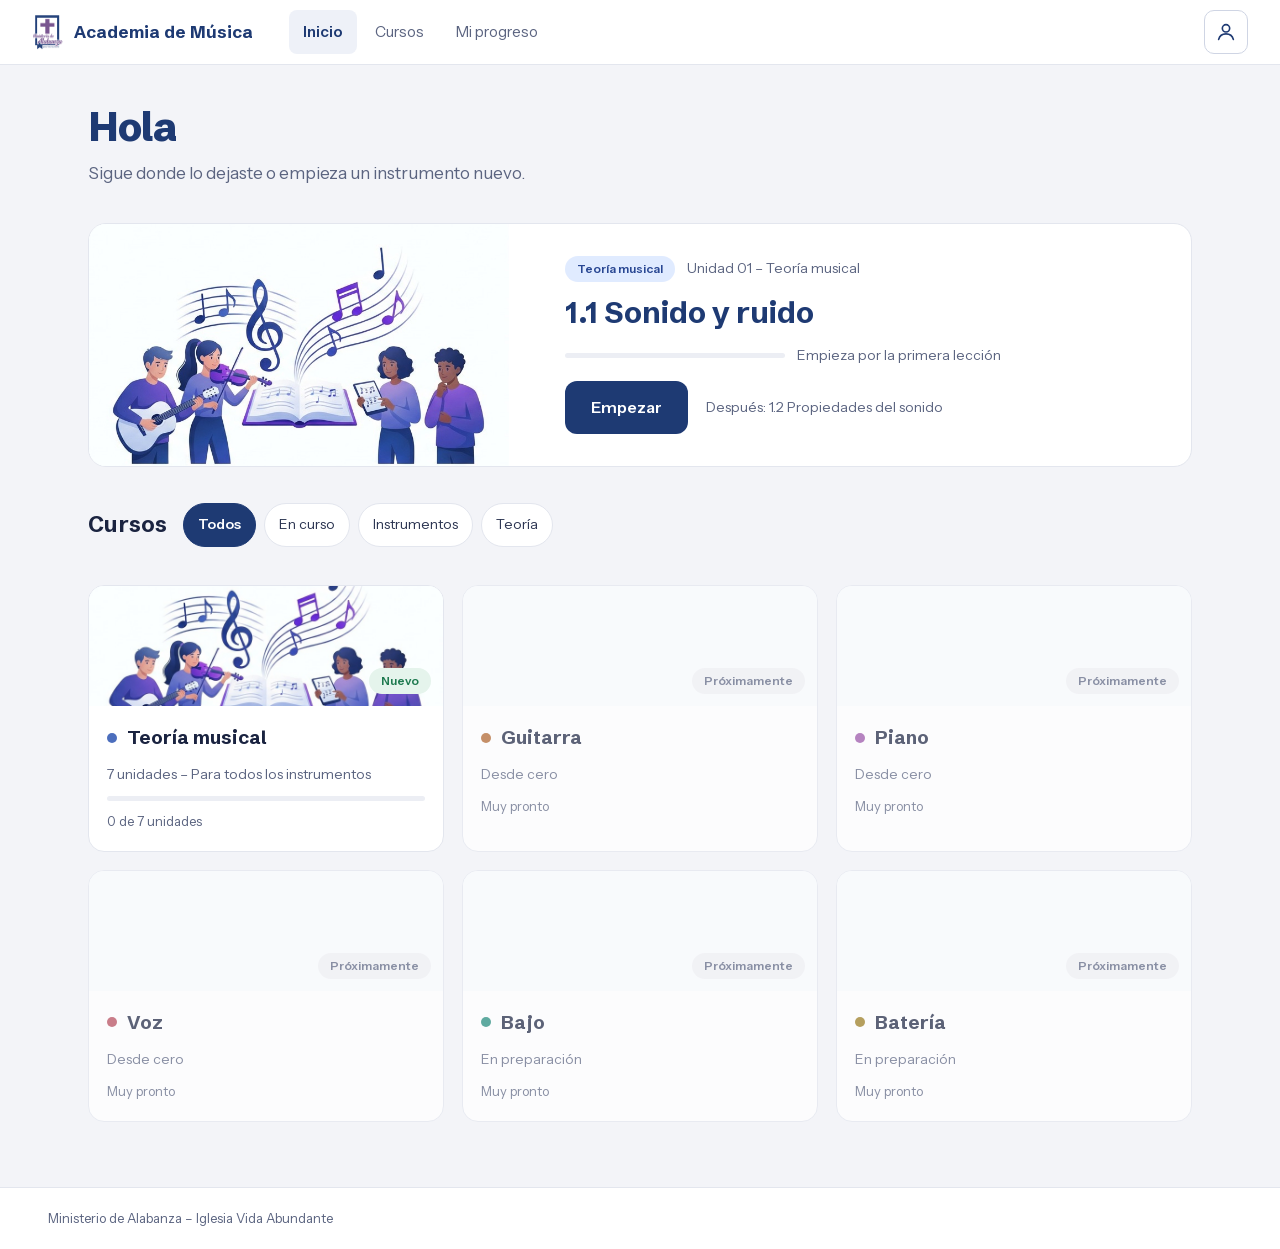
<file: academy/index.html>
<!doctype html>
<html lang="es">
<head>
<meta charset="utf-8">
<script>try{var t=localStorage.getItem("av-tema");if(t==="claro")document.documentElement.dataset.theme="light";else if(t==="oscuro")document.documentElement.dataset.theme="dark";var f=localStorage.getItem("av-fuente");if(f)document.documentElement.dataset.fuente=f;if(localStorage.getItem("av-alinear")==="izquierda")document.documentElement.dataset.alinear="izquierda"}catch(e){}</script>
<meta name="viewport" content="width=device-width, initial-scale=1, viewport-fit=cover">
<meta name="description" content="Academia de Música – Ministerio de Alabanza, Iglesia Vida Abundante. Cursos de música: teoría musical, guitarra, piano, voz, bajo y batería.">
<title>Academia de Música – Inicio</title>
<link rel="icon" href="logo.png">
<link rel="preload" href="fonts/instrument-sans.woff2" as="font" type="font/woff2" crossorigin>
<link rel="preload" href="fonts/schibsted-grotesk.woff2" as="font" type="font/woff2" crossorigin>
<link rel="stylesheet" href="unidad.css">
<style>
/* Inicio: usa los tokens y el header de unidad.css */
body{min-height:100vh;display:flex;flex-direction:column}
main.home{display:flex;flex-direction:column;gap:36px;flex:1;width:100%;max-width:1200px;margin:0 auto;padding:40px 48px 48px}
main.home p,main.home li{text-align:left;hyphens:manual}
main.home>section{max-width:none;margin-inline:0}
@media (max-width:760px){main.home{padding:24px 16px 36px;gap:28px}}
.h-hello h1{font-size:clamp(30px,5vw,40px);font-weight:800;letter-spacing:-.02em;line-height:1.1;color:var(--navy)}
.h-hello p{font-size:17px;color:var(--muted);margin-top:10px}
.h-h2{font-size:22px;font-weight:700;color:var(--ink)}

.stripes{background:repeating-linear-gradient(135deg,var(--cs) 0 14px,color-mix(in srgb,var(--cs) 70%,var(--bg)) 14px 28px)}
@supports not (color:color-mix(in srgb,red,blue)){.stripes{background:var(--cs)}}
.pill{display:inline-flex;align-items:center;font-size:12px;font-weight:600;border-radius:99px;padding:3px 12px;background:var(--cs);color:var(--ct);white-space:nowrap;font-family:var(--f-body)}
.pill.st-curso{background:var(--navy-soft);color:var(--navy)}
.pill.st-nuevo{background:var(--ok-soft);color:var(--ok)}
.pill.st-pronto{background:var(--pill-off);color:var(--muted)}
.mbar{height:5px;border-radius:99px;background:var(--track);overflow:hidden}
.mbar i{display:block;height:100%;border-radius:99px;background:var(--c)}
.mbar.v i{background:var(--violet)}

/* Continuar */
.cont{display:grid;grid-template-columns:420px minmax(0,1fr);background:var(--bg);border:1px solid var(--line);border-radius:18px;overflow:hidden}
.cont .thumb{min-height:236px;position:relative;overflow:hidden}
.cont .thumb:not(.stripes){background:var(--cover)}
.cont .thumb img{position:absolute;inset:0;width:100%;height:100%;object-fit:cover;object-position:center}
.cont .info{padding:32px 36px;display:flex;flex-direction:column;justify-content:center;gap:14px}
.cont .row{display:flex;align-items:center;gap:12px;flex-wrap:wrap;font-size:14px;color:var(--muted)}
.cont h2{font-size:clamp(24px,3vw,30px);font-weight:700;color:var(--navy);line-height:1.15}
.cont .prog{display:flex;align-items:center;gap:12px;font-size:14px;color:var(--muted)}
.cont .prog .mbar{width:220px;flex:none}
.cont .go{display:flex;align-items:center;gap:18px;flex-wrap:wrap}
.cta{display:inline-flex;align-items:center;justify-content:center;min-height:48px;padding:13px 26px;border-radius:12px;background:var(--navy);color:var(--on-navy);font-weight:600;font-size:16px;text-decoration:none}
.cta:hover{background:var(--navy-hover)}
.cont .next{font-size:14px;color:var(--muted)}
@media (max-width:900px){.cont{grid-template-columns:minmax(0,1fr)}.cont .thumb{min-height:120px}.cont .info{padding:22px 20px}.cont .prog .mbar{width:min(220px,40vw)}}

/* Cursos */
.head{display:flex;align-items:center;gap:16px;flex-wrap:wrap}
.filters{display:flex;gap:8px;flex-wrap:wrap}
.filters button{min-height:44px;padding:6px 14px;border-radius:99px;border:1px solid var(--line);background:var(--bg);color:var(--body);font-size:14px;cursor:pointer}
.filters button[aria-pressed="true"]{background:var(--navy);border-color:var(--navy);color:var(--on-navy);font-weight:600}
.grid{display:grid;grid-template-columns:repeat(3,minmax(0,1fr));gap:18px;margin-top:18px;list-style:none;padding:0}
@media (max-width:900px){.grid{grid-template-columns:repeat(2,minmax(0,1fr))}}
@media (max-width:560px){.grid{grid-template-columns:minmax(0,1fr)}}
.card{display:flex;flex-direction:column;background:var(--bg);border:1px solid var(--line);border-radius:16px;overflow:hidden;color:inherit;text-decoration:none;height:100%;padding:0;gap:0}
a.card:hover{border-color:var(--c);box-shadow:var(--lift)}
.card.soon{opacity:.7}
.card .cover{position:relative;height:120px}
.card .cover{background:var(--cover)}
.card .cover img{position:absolute;inset:0;width:100%;height:100%;object-fit:cover;object-position:center}
.card .cover .pill{position:absolute;right:12px;bottom:12px}
.card .body{padding:16px 18px 18px;display:grid;gap:10px}
.card .nm{display:flex;align-items:center;gap:10px;font-family:var(--f-display);font-size:19px;font-weight:700;color:var(--ink)}
.card .nm::before{content:"";width:10px;height:10px;border-radius:50%;background:var(--c);flex:none}
.card .meta{font-size:14px;color:var(--muted)}
.card .lab-s{font-size:13px;color:var(--muted)}
.empty{color:var(--muted);padding:18px 0}

/* Variante «lista de rutas» (?v=lista) */
.band{background:linear-gradient(#142a57,#1e3a73);color:#fff;padding:28px 48px 32px}
.band .in{max-width:1104px;margin:0 auto;display:grid;gap:10px;justify-items:start}
.band .eyebrow{font-size:12px;font-weight:600;color:#b9a6d8;letter-spacing:.08em;text-transform:uppercase}
.band h1{font-size:clamp(24px,4vw,32px);font-weight:800;color:#fff}
.band p{font-size:15px;color:#c4cce2}
.band .cta{background:#fff;color:#1e3a73;margin-top:8px}
.band .cta:hover{background:var(--navy-soft)}
@media (max-width:760px){.band{padding:22px 16px 26px}}
.routes{display:grid;gap:12px;margin-top:18px;list-style:none;padding:0}
.route{display:grid;grid-template-columns:56px minmax(0,1fr) 200px 130px;gap:18px;align-items:center;background:var(--bg);border:1px solid var(--line);border-radius:14px;padding:16px 18px;color:inherit;text-decoration:none}
a.route:hover{border-color:var(--c)}
.route.soon{opacity:.7}
.plate{width:56px;height:56px;border-radius:12px;background:var(--cs);color:var(--c);display:grid;place-items:center;font-family:var(--f-display);font-weight:800;font-size:24px}
.route .nm{font-family:var(--f-display);font-size:18px;font-weight:700;color:var(--ink)}
.route .meta{font-size:14px;color:var(--muted)}
.rbtn{display:inline-flex;align-items:center;justify-content:center;min-height:44px;padding:0 18px;border-radius:12px;font-weight:600;font-size:15px;border:1px solid var(--line-strong);background:var(--bg);color:var(--navy)}
.rbtn.solid{background:var(--navy);border-color:var(--navy);color:var(--on-navy)}
.rbtn.off{color:var(--muted);border-style:dashed}
@media (max-width:760px){.route{grid-template-columns:56px minmax(0,1fr);gap:12px 14px}.route .mbar,.route .rbtn{grid-column:1/-1}}
</style>
</head>
<body>
<a class="skip" href="#cursos">Saltar a los cursos</a>
<header class="top" id="top"></header>
<div id="hero"></div>
<main class="home" id="inicio"></main>
<footer><div class="wrap">Ministerio de Alabanza – Iglesia Vida Abundante</div></footer>
<script src="curso.js"></script>
<script>
(function(){
const C=window.CURSO,$=s=>document.querySelector(s);
C.header('inicio');
const lista=new URLSearchParams(location.search).get('v')==='lista';
const esc=s=>String(s).replace(/[&<>"]/g,c=>({'&':'&amp;','<':'&lt;','>':'&gt;','"':'&quot;'}[c]));
let filter='todos';

function state(c){
  const done=c.id==='teoria'?C.done().length:0;
  const started=c.id==='teoria'&&(done>0||C.resume().started);
  return{done,total:c.units.length,started,status:!c.ready?'pronto':started?'curso':'nuevo'};
}
const STATUS={curso:'En curso',nuevo:'Nuevo',pronto:'Próximamente'};
const num=n=>String(n).padStart(2,'0');
const href=l=>`${l.unit.file}#${l.id}`;
const unitsWord=n=>`${n} ${n===1?'unidad':'unidades'}`;

function resumeInfo(){
  const r=C.resume(),l=r.lesson,t=C.courses[0];
  if(!l)return{done:true,t,href:C.units[0].file,r};
  const u=l.unit,seen=C.seenCount(u.n);
  return{t,l,u,r,seen,total:u.lessons.length,href:href(l),label:r.started?'Continuar ▸':'Empezar',next:r.next};
}

function continueCard(){
  const i=resumeInfo();
  if(i.done)return `<section class="cont course" data-hue="${i.t.hue}" style="--h:${i.t.hue}" aria-labelledby="cTitle"><div class="thumb${i.t.img?'':' stripes'}" aria-hidden="true">${i.t.img?`<img src="${i.t.img}" alt="">`:''}</div><div class="info"><div class="row"><span class="pill">${esc(i.t.name)}</span></div><h2 id="cTitle">¡Terminaste el curso!</h2><p class="meta">Puedes repasar cualquier unidad cuando quieras.</p><div class="go"><a class="cta" href="${i.href}">Repasar desde 1.1</a></div></div></section>`;
  const pct=Math.round(i.seen/i.total*100),sub=i.r.started?(i.seen?`${i.seen} de ${i.total} lecciones de esta unidad`:'Aún sin lecciones completadas en esta unidad'):'Empieza por la primera lección';
  return `<section class="cont course" data-hue="${i.t.hue}" style="--h:${i.t.hue}" aria-labelledby="cTitle"><div class="thumb${i.t.img?'':' stripes'}" aria-hidden="true">${i.t.img?`<img src="${i.t.img}" alt="">`:''}</div><div class="info">
    <div class="row"><span class="pill">${esc(i.t.name)}</span><span>Unidad ${num(i.u.n)} – ${esc(i.u.title)}</span></div>
    <h2 id="cTitle">${i.l.k} ${esc(i.l.title)}</h2>
    <div class="prog"><div class="mbar v" role="progressbar" aria-label="Avance de la unidad" aria-valuemin="0" aria-valuemax="100" aria-valuenow="${pct}"><i style="width:${pct}%"></i></div><span>${sub}</span></div>
    <div class="go"><a class="cta" href="${i.href}">${i.label}</a>${i.next?`<span class="next">Después: ${i.next.k} ${esc(i.next.title)}</span>`:''}</div></div></section>`;
}

function courseCard(c){
  const s=state(c),pct=s.total?Math.round(s.done/s.total*100):0;
  const meta=c.ready?`${unitsWord(s.total)} – ${esc(c.meta)}`:esc(c.meta);
  const foot=c.ready?`<div class="mbar" role="progressbar" aria-label="Unidades terminadas" aria-valuemin="0" aria-valuemax="${s.total}" aria-valuenow="${s.done}"><i style="width:${pct}%"></i></div><span class="lab-s">${s.done} de ${s.total} unidades</span>`:`<span class="lab-s">Muy pronto</span>`;
  const inner=`<div class="cover${c.img?'':' stripes'}" aria-hidden="true">${c.img?`<img src="${c.img}" alt="" loading="lazy">`:''}<span class="pill st-${s.status}">${STATUS[s.status]}</span></div><div class="body"><div class="nm">${esc(c.name)}</div><div class="meta">${meta}</div>${foot}</div>`;
  const attrs=`class="card course${c.ready?'':' soon'}" data-hue="${c.hue}" style="--h:${c.hue}"`;
  return c.ready?`<a ${attrs} href="curso.html?c=${c.id}">${inner}</a>`:`<div ${attrs}>${inner}</div>`;
}

function routeRow(c){
  const s=state(c),pct=s.total?Math.round(s.done/s.total*100):0;
  const meta=c.ready?`${unitsWord(s.total)} – ${esc(c.meta)}`:esc(c.meta);
  const btn=!c.ready?`<span class="rbtn off">Muy pronto</span>`:`<span class="rbtn${s.started?' solid':''}">${s.started?'Continuar':'Empezar'}</span>`;
  const bar=c.ready?`<div class="mbar" role="progressbar" aria-label="Unidades terminadas" aria-valuemin="0" aria-valuemax="${s.total}" aria-valuenow="${s.done}"><i style="width:${pct}%"></i></div>`:`<div class="mbar" aria-hidden="true"></div>`;
  const inner=`<span class="plate" aria-hidden="true">${esc(c.short)}</span><div><div class="nm">${esc(c.name)}</div><div class="meta">${meta}</div></div>${bar}${btn}`;
  const attrs=`class="route course${c.ready?'':' soon'}" data-hue="${c.hue}" style="--h:${c.hue}"`;
  return c.ready?`<a ${attrs} href="curso.html?c=${c.id}">${inner}</a>`:`<div ${attrs}>${inner}</div>`;
}

function visible(c){
  const s=state(c);
  return filter==='todos'||(filter==='curso'&&s.status==='curso')||(filter==='instrumentos'&&c.id!=='teoria')||(filter==='teoria'&&c.id==='teoria');
}
const FILTERS=[['todos','Todos'],['curso','En curso'],['instrumentos','Instrumentos'],['teoria','Teoría']];

function catalog(){
  const list=C.courses.filter(visible),tag=lista?'routes':'grid',card=lista?routeRow:courseCard;
  return `<section id="cursos" aria-labelledby="cursosH" style="scroll-margin-top:16px"><div class="head"><h2 class="h-h2" id="cursosH">${lista?'Rutas de aprendizaje':'Cursos'}</h2><div class="filters" role="group" aria-label="Filtrar cursos">${FILTERS.map(([k,t])=>`<button type="button" data-f="${k}" aria-pressed="${k===filter}">${t}</button>`).join('')}</div></div>${list.length?`<ul class="${tag}">${list.map(c=>`<li>${card(c)}</li>`).join('')}</ul>`:`<p class="empty">Aún no has empezado ningún curso. Elige uno para comenzar.</p>`}</section>`;
}

function render(){
  const i=resumeInfo();
  if(lista){
    $('#hero').innerHTML=i.done?`<section class="band" aria-label="Continuar"><div class="in"><p class="eyebrow">Continúa en ${esc(i.t.name)}</p><h1>¡Terminaste el curso!</h1><a class="cta" href="${i.href}">Repasar desde 1.1</a></div></section>`
      :`<section class="band" aria-label="Continuar"><div class="in"><p class="eyebrow">Continúa en ${esc(i.t.name)}</p><h1>${i.l.k} ${esc(i.l.title)}</h1><p>Unidad ${num(i.u.n)} – ${esc(i.u.title)} – lección ${i.u.lessons.findIndex(x=>x.id===i.l.id)+1} de ${i.total}</p><a class="cta" href="${i.href}">${i.label}</a></div></section>`;
    $('#inicio').innerHTML=catalog();
  }else{
    $('#inicio').innerHTML=`<div class="h-hello"><h1>Hola</h1><p>Sigue donde lo dejaste o empieza un instrumento nuevo.</p></div>${continueCard()}${catalog()}`;
  }
  document.querySelectorAll('.filters button').forEach(b=>b.onclick=()=>{filter=b.dataset.f;render();const nb=document.querySelector(`.filters [data-f="${filter}"]`);if(nb)nb.focus({preventScroll:true})});
}
render();
})();
</script>
</body>
</html>
</file>
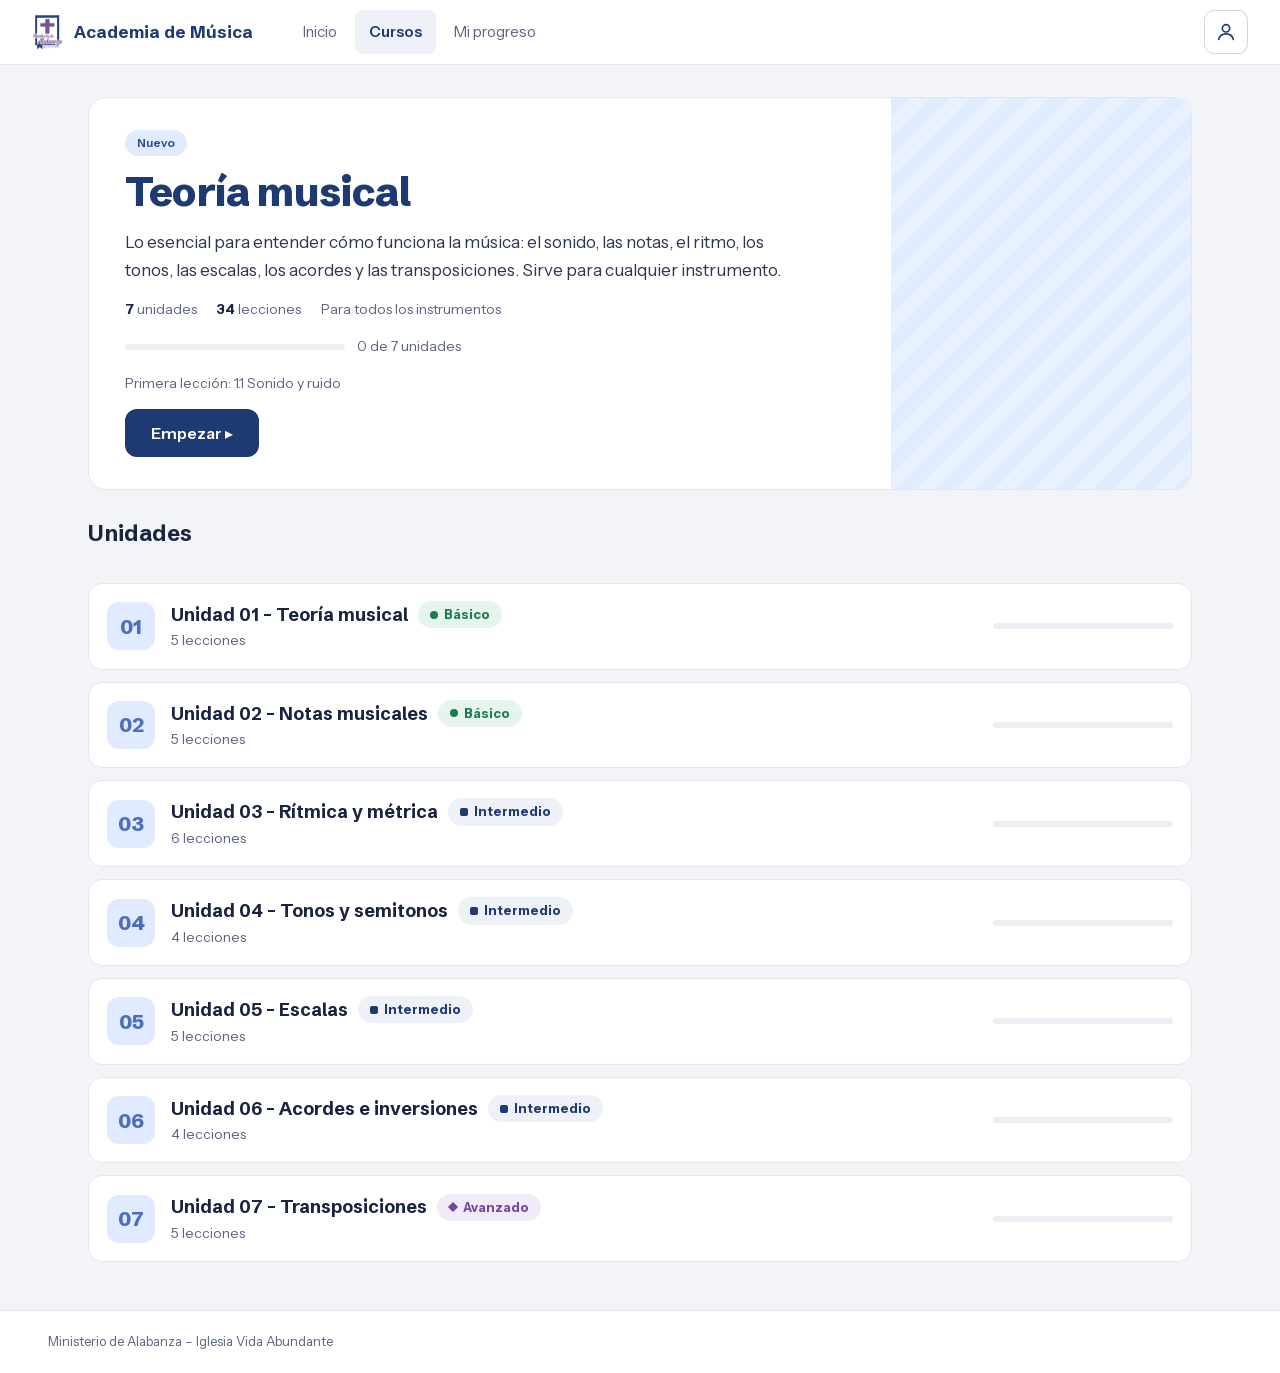
<file: academy/curso.html>
<!doctype html>
<html lang="es">
<head>
<meta charset="utf-8">
<script>try{var t=localStorage.getItem("av-tema");if(t==="claro")document.documentElement.dataset.theme="light";else if(t==="oscuro")document.documentElement.dataset.theme="dark";var f=localStorage.getItem("av-fuente");if(f)document.documentElement.dataset.fuente=f;if(localStorage.getItem("av-alinear")==="izquierda")document.documentElement.dataset.alinear="izquierda"}catch(e){}</script>
<meta name="viewport" content="width=device-width, initial-scale=1, viewport-fit=cover">
<title>Curso – Academia de Música</title>
<link rel="icon" href="logo.png">
<link rel="preload" href="fonts/instrument-sans.woff2" as="font" type="font/woff2" crossorigin>
<link rel="preload" href="fonts/schibsted-grotesk.woff2" as="font" type="font/woff2" crossorigin>
<link rel="stylesheet" href="unidad.css">
<style>
body{min-height:100vh;display:flex;flex-direction:column}
main.cur{display:flex;flex-direction:column;gap:32px;flex:1;width:100%;max-width:1200px;margin:0 auto;padding:32px 48px 48px}
main.cur p,main.cur li{text-align:left;hyphens:manual}
main.cur>section{max-width:none;margin-inline:0}
@media (max-width:760px){main.cur{padding:20px 16px 36px;gap:24px}}
.hero-c{display:grid;grid-template-columns:minmax(0,1fr) 300px;background:var(--bg);border:1px solid var(--line);border-radius:18px;overflow:hidden}
.hero-c .in{padding:32px 36px;display:grid;gap:14px;align-content:center;justify-items:start}
.hero-c .art{background:repeating-linear-gradient(135deg,var(--cs) 0 14px,color-mix(in srgb,var(--cs) 70%,var(--bg)) 14px 28px)}
@supports not (color:color-mix(in srgb,red,blue)){.hero-c .art{background:var(--cs)}}
.cpill{display:inline-flex;font-size:12px;font-weight:600;border-radius:99px;padding:3px 12px;background:var(--cs);color:var(--ct)}
.hero-c h1{font-size:clamp(30px,5vw,40px);font-weight:800;letter-spacing:-.02em;line-height:1.1;color:var(--navy)}
.hero-c .desc{font-size:17px;color:var(--body);max-width:60ch}
.facts{display:flex;gap:8px 20px;flex-wrap:wrap;font-size:14px;color:var(--muted)}
.facts b{color:var(--ink)}
.prog{display:flex;align-items:center;gap:12px;font-size:14px;color:var(--muted);flex-wrap:wrap}
.rbar{height:6px;border-radius:99px;background:var(--track);overflow:hidden}
.rbar i{display:block;height:100%;border-radius:99px;background:var(--c)}
.prog .rbar{width:220px;max-width:100%}
.go{display:inline-flex;align-items:center;justify-content:center;min-height:48px;padding:0 26px;border-radius:12px;background:var(--navy);color:var(--on-navy);font-weight:600;font-size:16px;text-decoration:none}
.go:hover{background:var(--navy-hover)}
@media (max-width:900px){.hero-c{grid-template-columns:minmax(0,1fr)}.hero-c .art{display:none}.hero-c .in{padding:24px 20px}}
.c-h2{font-size:22px;font-weight:700;color:var(--ink);margin-bottom:16px}
.ulist{list-style:none;margin:0;padding:0;display:grid;gap:12px}
.urow{display:grid;grid-template-columns:48px minmax(0,1fr) 180px;gap:16px;align-items:center;background:var(--bg);border:1px solid var(--line);border-radius:14px;padding:16px 18px;color:inherit;text-decoration:none}
a.urow:hover{border-color:var(--c)}
.unum{width:48px;height:48px;border-radius:12px;background:var(--cs);color:var(--c);display:grid;place-items:center;font-family:var(--f-display);font-weight:800;font-size:20px}
.urow.ok .unum{background:var(--ok-line);color:#fff}
.urow .nm{display:flex;align-items:center;gap:10px;flex-wrap:wrap;font-family:var(--f-display);font-size:18px;font-weight:700;color:var(--ink)}
.urow .meta{font-size:14px;color:var(--muted)}
@media (max-width:760px){.urow{grid-template-columns:48px minmax(0,1fr)}.urow .rbar{grid-column:1/-1}}
.soon-box{background:var(--bg);border:1px solid var(--line);border-radius:16px;padding:24px;color:var(--muted)}
</style>
</head>
<body>
<a class="skip" href="#contenido">Saltar al contenido</a>
<header class="top" id="top"></header>
<main class="cur" id="contenido"></main>
<footer><div class="wrap">Ministerio de Alabanza – Iglesia Vida Abundante</div></footer>
<script src="curso.js"></script>
<script>
(function(){
const C=window.CURSO,$=s=>document.querySelector(s);
C.header('cursos');
const esc=s=>String(s).replace(/[&<>"]/g,c=>({'&':'&amp;','<':'&lt;','>':'&gt;','"':'&quot;'}[c]));
const num=n=>String(n).padStart(2,'0');
const id=new URLSearchParams(location.search).get('c')||'teoria';
const c=C.courses.find(x=>x.id===id);
const DESC={teoria:'Lo esencial para entender cómo funciona la música: el sonido, las notas, el ritmo, los tonos, las escalas, los acordes y las transposiciones. Sirve para cualquier instrumento.'};
if(!c){document.title='Curso no encontrado – Academia de Música';$('#contenido').innerHTML='<div class="soon-box"><h1>No encontramos ese curso</h1><p style="margin-top:8px"><a href="index.html#cursos">Ver todos los cursos</a></p></div>'}
else{
  document.title=`${c.name} – Academia de Música`;
  const hue=`class="course" data-hue="${c.hue}" style="--h:${c.hue}"`;
  if(!c.ready){
    $('#contenido').innerHTML=`<section ${hue}><div class="hero-c"><div class="in"><span class="cpill">Próximamente</span><h1>${esc(c.name)}</h1><p class="desc">${esc(c.meta)}. Estamos preparando este curso.</p><a class="go" href="index.html#cursos">Ver otros cursos</a></div><div class="art" aria-hidden="true"></div></div></section>`;
  }else{
    const done=C.done(),units=c.units,total=units.reduce((a,u)=>a+u.lessons.length,0),seen=units.reduce((a,u)=>a+C.seenCount(u.n),0);
    const r=C.resume(),l=r.lesson,started=r.started||seen>0;
    const cta=l?`<a class="go" href="${l.unit.file}#${l.id}">${started?'Continuar ▸':'Empezar ▸'}</a>`:`<a class="go" href="${units[0].file}">Repasar desde el inicio</a>`;
    const sub=l?`${started?'Sigue':'Primera lección'}: ${l.k} ${esc(l.title)}`:'¡Terminaste el curso!';
    const pct=Math.round(done.length/units.length*100);
    $('#contenido').innerHTML=`<section ${hue} aria-labelledby="cT"><div class="hero-c"><div class="in"><span class="cpill">${started?'En curso':'Nuevo'}</span><h1 id="cT">${esc(c.name)}</h1><p class="desc">${DESC[c.id]||esc(c.meta)}</p><p class="facts"><span><b>${units.length}</b> unidades</span><span><b>${total}</b> lecciones</span><span>${esc(c.meta)}</span></p><div class="prog"><div class="rbar" role="progressbar" aria-label="Unidades terminadas" aria-valuemin="0" aria-valuemax="${units.length}" aria-valuenow="${done.length}"><i style="width:${pct}%"></i></div><span>${done.length} de ${units.length} unidades</span></div><p class="facts">${sub}</p>${cta}</div><div class="art" aria-hidden="true"></div></div></section>
    <section ${hue} aria-labelledby="uH"><h2 class="c-h2" id="uH">Unidades</h2><ol class="ulist">${units.map(u=>{
      const d=done.includes(u.n),s=C.seenCount(u.n),p=d?100:Math.round(s/u.lessons.length*100);
      const st=d?'Terminada':s?`${s} de ${u.lessons.length} lecciones`:`${u.lessons.length} lecciones`;
      const inner=`<span class="unum" aria-hidden="true">${d?'✓':num(u.n)}</span><div><div class="nm">Unidad ${num(u.n)} – ${esc(u.title)}<span class="lvl lvl-${u.lvl}">${C.levels[u.lvl]}</span></div><div class="meta">${st}</div></div><div class="rbar" aria-hidden="true"><i style="width:${p}%"></i></div>`;
      return `<li>${u.ready?`<a class="urow${d?' ok':''}" href="${u.file}">${inner}</a>`:`<div class="urow">${inner}</div>`}</li>`}).join('')}</ol></section>`;
  }
}
})();
</script>
</body>
</html>
</file>
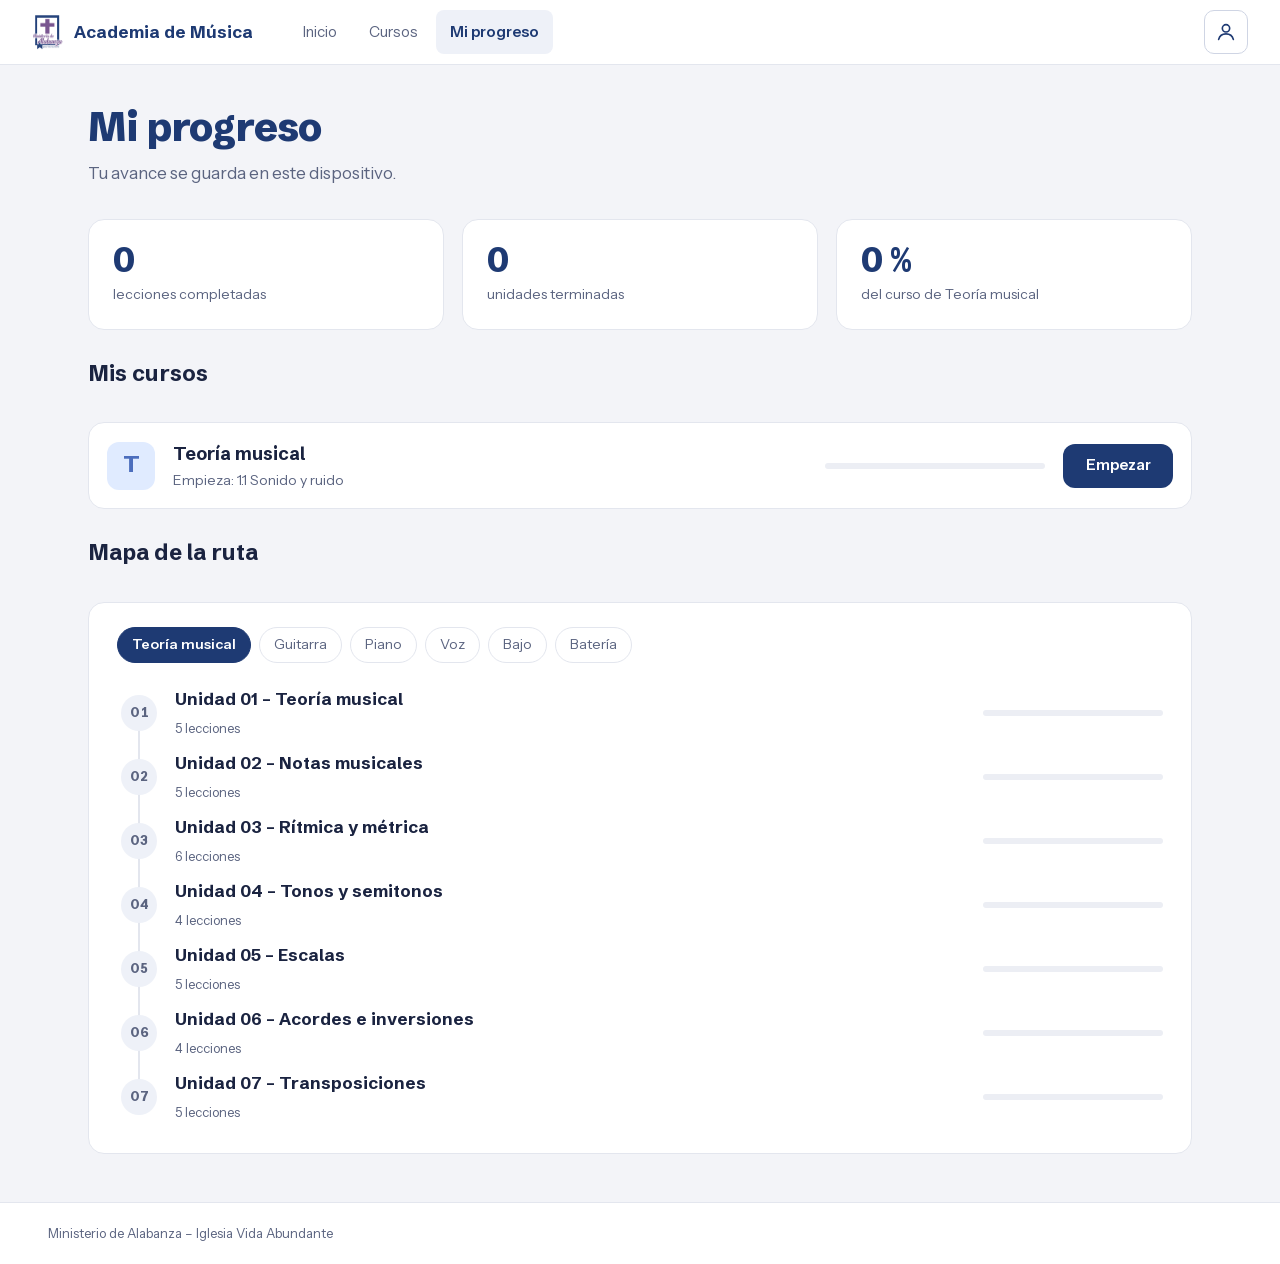
<file: academy/progreso.html>
<!doctype html>
<html lang="es">
<head>
<meta charset="utf-8">
<script>try{var t=localStorage.getItem("av-tema");if(t==="claro")document.documentElement.dataset.theme="light";else if(t==="oscuro")document.documentElement.dataset.theme="dark";var f=localStorage.getItem("av-fuente");if(f)document.documentElement.dataset.fuente=f;if(localStorage.getItem("av-alinear")==="izquierda")document.documentElement.dataset.alinear="izquierda"}catch(e){}</script>
<meta name="viewport" content="width=device-width, initial-scale=1, viewport-fit=cover">
<meta name="description" content="Tu avance en la Academia de Música. El progreso se guarda en este dispositivo.">
<title>Mi progreso – Academia de Música</title>
<link rel="icon" href="logo.png">
<link rel="preload" href="fonts/instrument-sans.woff2" as="font" type="font/woff2" crossorigin>
<link rel="preload" href="fonts/schibsted-grotesk.woff2" as="font" type="font/woff2" crossorigin>
<link rel="stylesheet" href="unidad.css">
<style>
body{min-height:100vh;display:flex;flex-direction:column}
main.prog{display:flex;flex-direction:column;gap:32px;flex:1;width:100%;max-width:1200px;margin:0 auto;padding:40px 48px 48px}
main.prog p,main.prog li{text-align:left;hyphens:manual}
main.prog>section{max-width:none;margin-inline:0}
@media (max-width:760px){main.prog{padding:24px 16px 36px;gap:24px}}
.prog h1{font-size:clamp(30px,5vw,40px);font-weight:800;letter-spacing:-.02em;line-height:1.1;color:var(--navy)}
.prog .sub{font-size:17px;color:var(--muted);margin-top:10px}
.p-h2{font-size:22px;font-weight:700;color:var(--ink);margin-bottom:16px}
.card-b{background:var(--bg);border:1px solid var(--line);border-radius:16px}

.sum{display:grid;grid-template-columns:repeat(3,minmax(0,1fr));gap:18px;list-style:none;margin:0;padding:0}
.sum li{padding:22px 24px;display:grid;gap:4px}
.sum b{font-family:var(--f-display);font-size:34px;font-weight:800;color:var(--navy);line-height:1.1;font-variant-numeric:tabular-nums}
.sum span{font-size:14px;color:var(--muted)}
@media (max-width:760px){.sum{grid-template-columns:minmax(0,1fr);gap:12px}}

.mine{list-style:none;margin:0;padding:0;display:grid;gap:12px}
.mrow{display:grid;grid-template-columns:48px minmax(0,1fr) 220px 110px;gap:18px;align-items:center;padding:16px 18px}
.plate{width:48px;height:48px;border-radius:12px;background:var(--cs);color:var(--c);display:grid;place-items:center;font-family:var(--f-display);font-weight:800;font-size:22px}
.mrow .nm{font-family:var(--f-display);font-size:18px;font-weight:700;color:var(--ink)}
.mrow .meta{font-size:14px;color:var(--muted)}
.rbar{height:6px;border-radius:99px;background:var(--track);overflow:hidden}
.rbar i{display:block;height:100%;border-radius:99px;background:var(--c)}
.go{display:inline-flex;align-items:center;justify-content:center;min-height:44px;padding:0 18px;border-radius:12px;background:var(--navy);color:var(--on-navy);font-weight:600;font-size:15px;text-decoration:none}
.go:hover{background:var(--navy-hover)}
@media (max-width:760px){.mrow{grid-template-columns:48px minmax(0,1fr);gap:12px 14px}.mrow .rbar,.mrow .go{grid-column:1/-1}}

.map{padding:24px 28px}
.chips{display:flex;gap:8px;flex-wrap:wrap;margin-bottom:18px}
.chips span{display:inline-flex;align-items:center;min-height:36px;padding:0 14px;border-radius:99px;border:1px solid var(--line);font-size:14px;color:var(--muted)}
.chips span[aria-current]{background:var(--navy);border-color:var(--navy);color:var(--on-navy);font-weight:600}
.rsteps{list-style:none;margin:0;padding:0}
.step{display:grid;grid-template-columns:44px minmax(0,1fr) 180px;gap:0 14px;align-items:center;color:inherit;text-decoration:none;min-height:64px;border-radius:10px}
a.step:hover .st-t b{text-decoration:underline}
.rail{position:relative;height:100%;min-height:64px;display:grid;place-items:center}
.rail::before,.rail::after{content:"";position:absolute;left:50%;width:2px;margin-left:-1px;background:var(--line)}
.rail::before{top:0;bottom:50%}
.rail::after{top:50%;bottom:0}
li:first-child>.step .rail::before,li:last-child>.step .rail::after{display:none}
.step.ok .rail::before,.step.ok .rail::after{background:var(--ok-line)}
.step.cur .rail::before{background:var(--ok-line)}
.step.ok-prev .rail::before{background:var(--ok-line)}
.node{position:relative;z-index:1;width:36px;height:36px;border-radius:50%;display:grid;place-items:center;background:var(--navy-soft);color:var(--muted);font-weight:700;font-size:14px;font-variant-numeric:tabular-nums}
.node svg.i{width:18px;height:18px}
.step.ok .node{background:var(--ok-line);color:#fff}
.step.cur .node{background:var(--violet);color:var(--on-violet);box-shadow:0 0 0 5px var(--violet-ring)}
.st-t b{display:block;font-family:var(--f-display);font-size:17px;font-weight:700;color:var(--ink)}
.st-t span{font-size:13px;color:var(--muted)}
@media (max-width:760px){.step{grid-template-columns:44px minmax(0,1fr)}.step .rbar{display:none}.map{padding:18px 14px}}

.reset{align-self:flex-start;background:none;border:0;color:var(--muted);font:inherit;font-size:15px;text-decoration:underline;text-underline-offset:3px;cursor:pointer;min-height:44px;padding:0}
.reset:hover{color:var(--err)}
</style>
</head>
<body>
<a class="skip" href="#contenido">Saltar al contenido</a>
<header class="top" id="top"></header>
<main class="prog" id="contenido">
  <div><h1>Mi progreso</h1><p class="sub">Tu avance se guarda en este dispositivo.</p></div>
  <ul class="sum" id="sum" aria-label="Resumen"></ul>
  <section aria-labelledby="mineH"><h2 class="p-h2" id="mineH">Mis cursos</h2><ul class="mine" id="mine"></ul></section>
  <section aria-labelledby="mapH"><h2 class="p-h2" id="mapH">Mapa de la ruta</h2><div class="card-b map course" data-hue="265" style="--h:265"><div class="chips" id="chips"></div><ol class="rsteps" id="rsteps"></ol></div></section>
  <button type="button" class="reset" id="reset" hidden>Borrar mi progreso</button>
</main>
<footer><div class="wrap">Ministerio de Alabanza – Iglesia Vida Abundante</div></footer>
<script src="curso.js"></script>
<script>
(function(){
const C=window.CURSO,$=s=>document.querySelector(s);
C.header('progreso');
const esc=s=>String(s).replace(/[&<>"]/g,c=>({'&':'&amp;','<':'&lt;','>':'&gt;','"':'&quot;'}[c]));
const tick='<svg class="i" viewBox="0 0 24 24" aria-hidden="true"><path d="M9.5 16.2L5.3 12l-1.4 1.4 5.6 5.6L20.1 8.4 18.7 7z"/></svg>';
const num=n=>String(n).padStart(2,'0');
const plural=(n,a,b)=>`${n} ${n===1?a:b}`;
function render(){
  const done=C.done(),units=C.units.filter(u=>u.ready),total=C.flat().length;
  const seen=units.reduce((a,u)=>a+C.seenCount(u.n),0),pct=total?Math.round(seen/total*100):0;
  $('#sum').innerHTML=[[seen,seen===1?'lección completada':'lecciones completadas'],[done.length,done.length===1?'unidad terminada':'unidades terminadas'],[pct+' %',`del curso de ${C.courses[0].name}`]].map(([n,t])=>`<li class="card-b"><b>${n}</b><span>${t}</span></li>`).join('');

  const r=C.resume(),started=r.started||seen>0;
  $('#mine').innerHTML=C.courses.filter(c=>c.ready).map(c=>{
    const l=r.lesson,href=l?`${l.unit.file}#${l.id}`:C.units[0].file,sig=l?`${started?'Sigue':'Empieza'}: ${l.k} ${esc(l.title)}`:'Curso terminado – puedes repasar cuando quieras',p=Math.round(done.length/c.units.length*100);
    return `<li class="card-b mrow course" data-hue="${c.hue}" style="--h:${c.hue}"><span class="plate" aria-hidden="true">${esc(c.short)}</span><div><div class="nm">${esc(c.name)}</div><div class="meta">${sig}</div></div><div class="rbar" role="progressbar" aria-label="Unidades terminadas de ${esc(c.name)}" aria-valuemin="0" aria-valuemax="${c.units.length}" aria-valuenow="${done.length}"><i style="width:${p}%"></i></div><a class="go" href="${href}">${started?'Continuar':'Empezar'}</a></li>`}).join('');

  $('#chips').innerHTML=C.courses.map((c,i)=>`<span${i===0?' aria-current="true"':''}>${esc(c.name)}</span>`).join('');
  const curN=r.lesson?r.lesson.u:null;
  $('#rsteps').innerHTML=units.map((u,i)=>{
    const d=done.includes(u.n),cur=!d&&u.n===curN&&started,s=C.seenCount(u.n),p=Math.round(s/u.lessons.length*100);
    const st=d?`${u.lessons.length} de ${u.lessons.length} lecciones – terminada`:cur||s?`${s} de ${u.lessons.length} lecciones – en curso`:`${u.lessons.length} lecciones`;
    const prevOk=i>0&&done.includes(units[i-1].n);
    const inner=`<span class="rail"><span class="node">${d?tick:num(u.n)}</span></span><span class="st-t"><b>Unidad ${num(u.n)} – ${esc(u.title)}</b><span>${st}</span></span><span class="rbar" aria-hidden="true"><i style="width:${d?100:p}%"></i></span>`;
    return `<li><a class="step${d?' ok':''}${cur?' cur':''}${prevOk?' ok-prev':''}" href="${u.file}"${cur?' aria-current="step"':''}>${inner}</a></li>`}).join('');
  $('#reset').hidden=!(seen||done.length);
}
$('#reset').onclick=()=>{if(confirm('¿Borrar tu progreso en este dispositivo? Se quitarán las lecciones y unidades marcadas como completadas.')){C.reset();render()}};
render();
})();
</script>
</body>
</html>
</file>
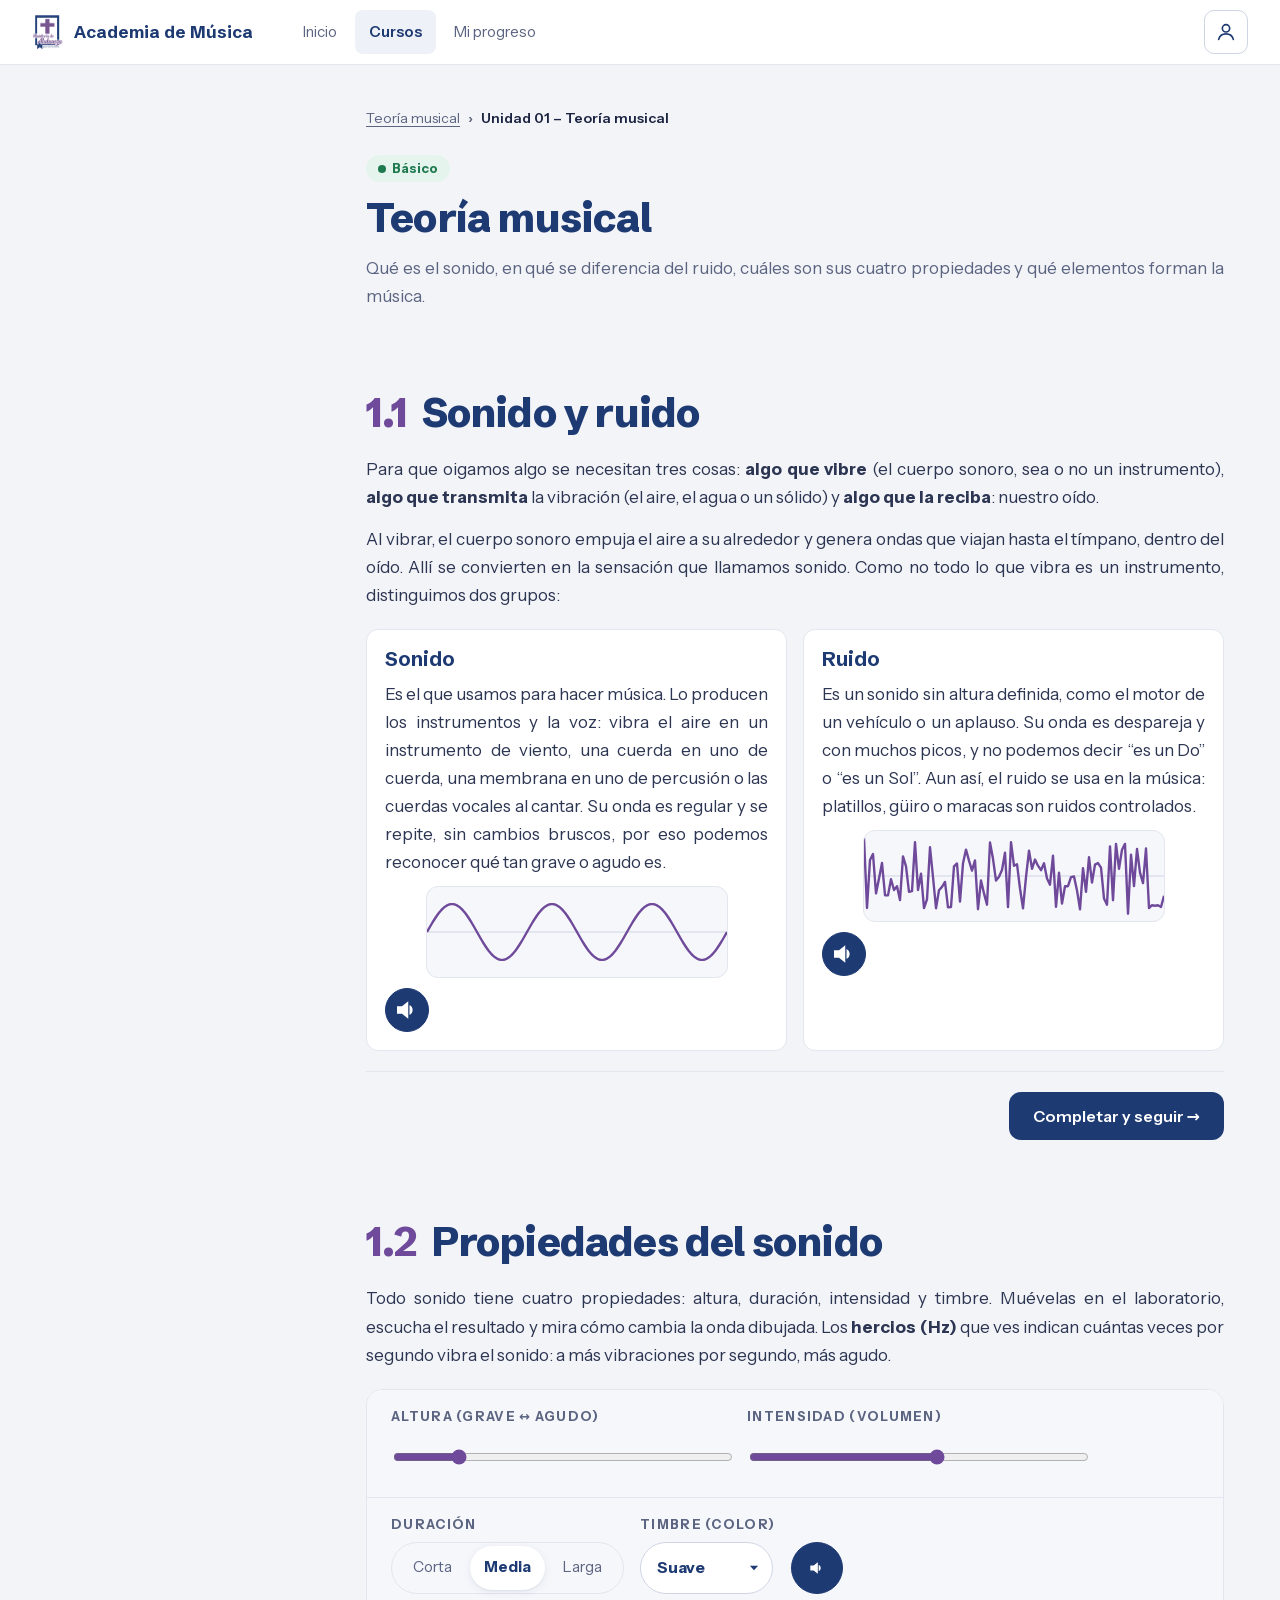
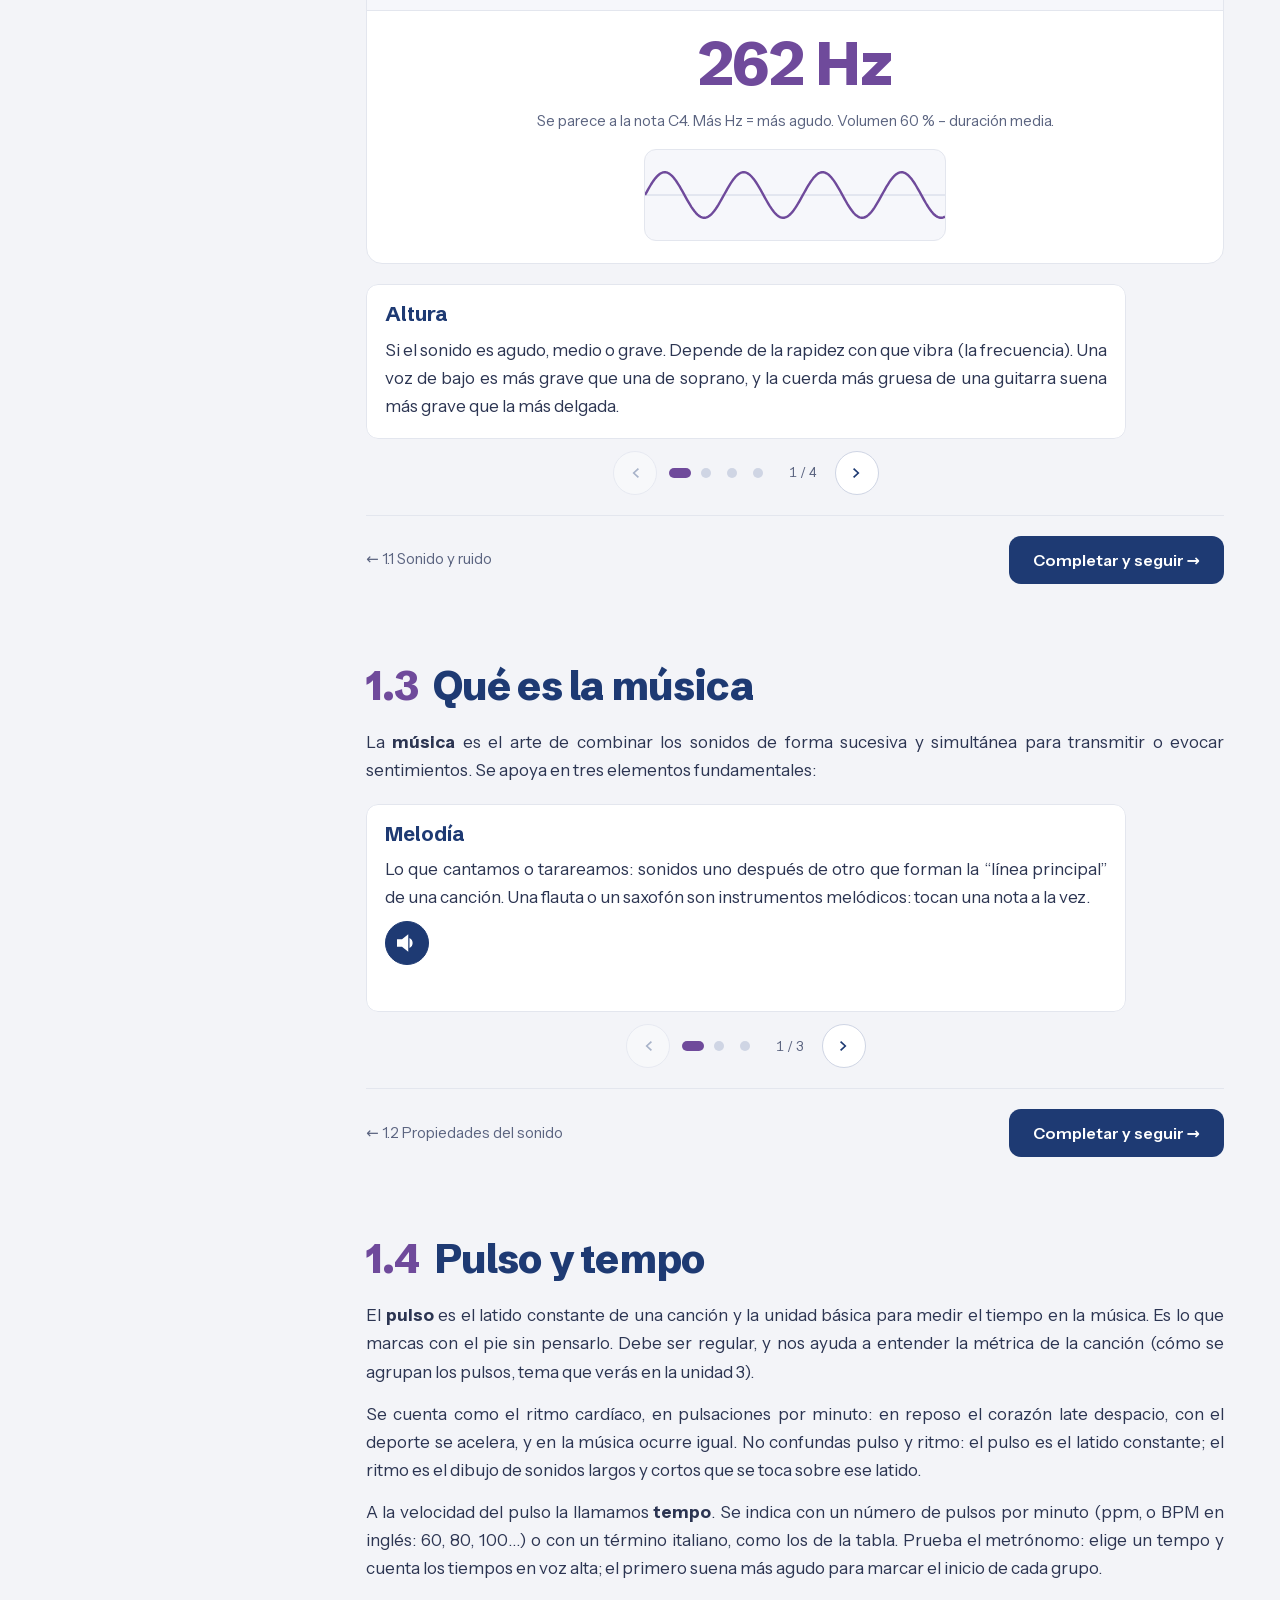
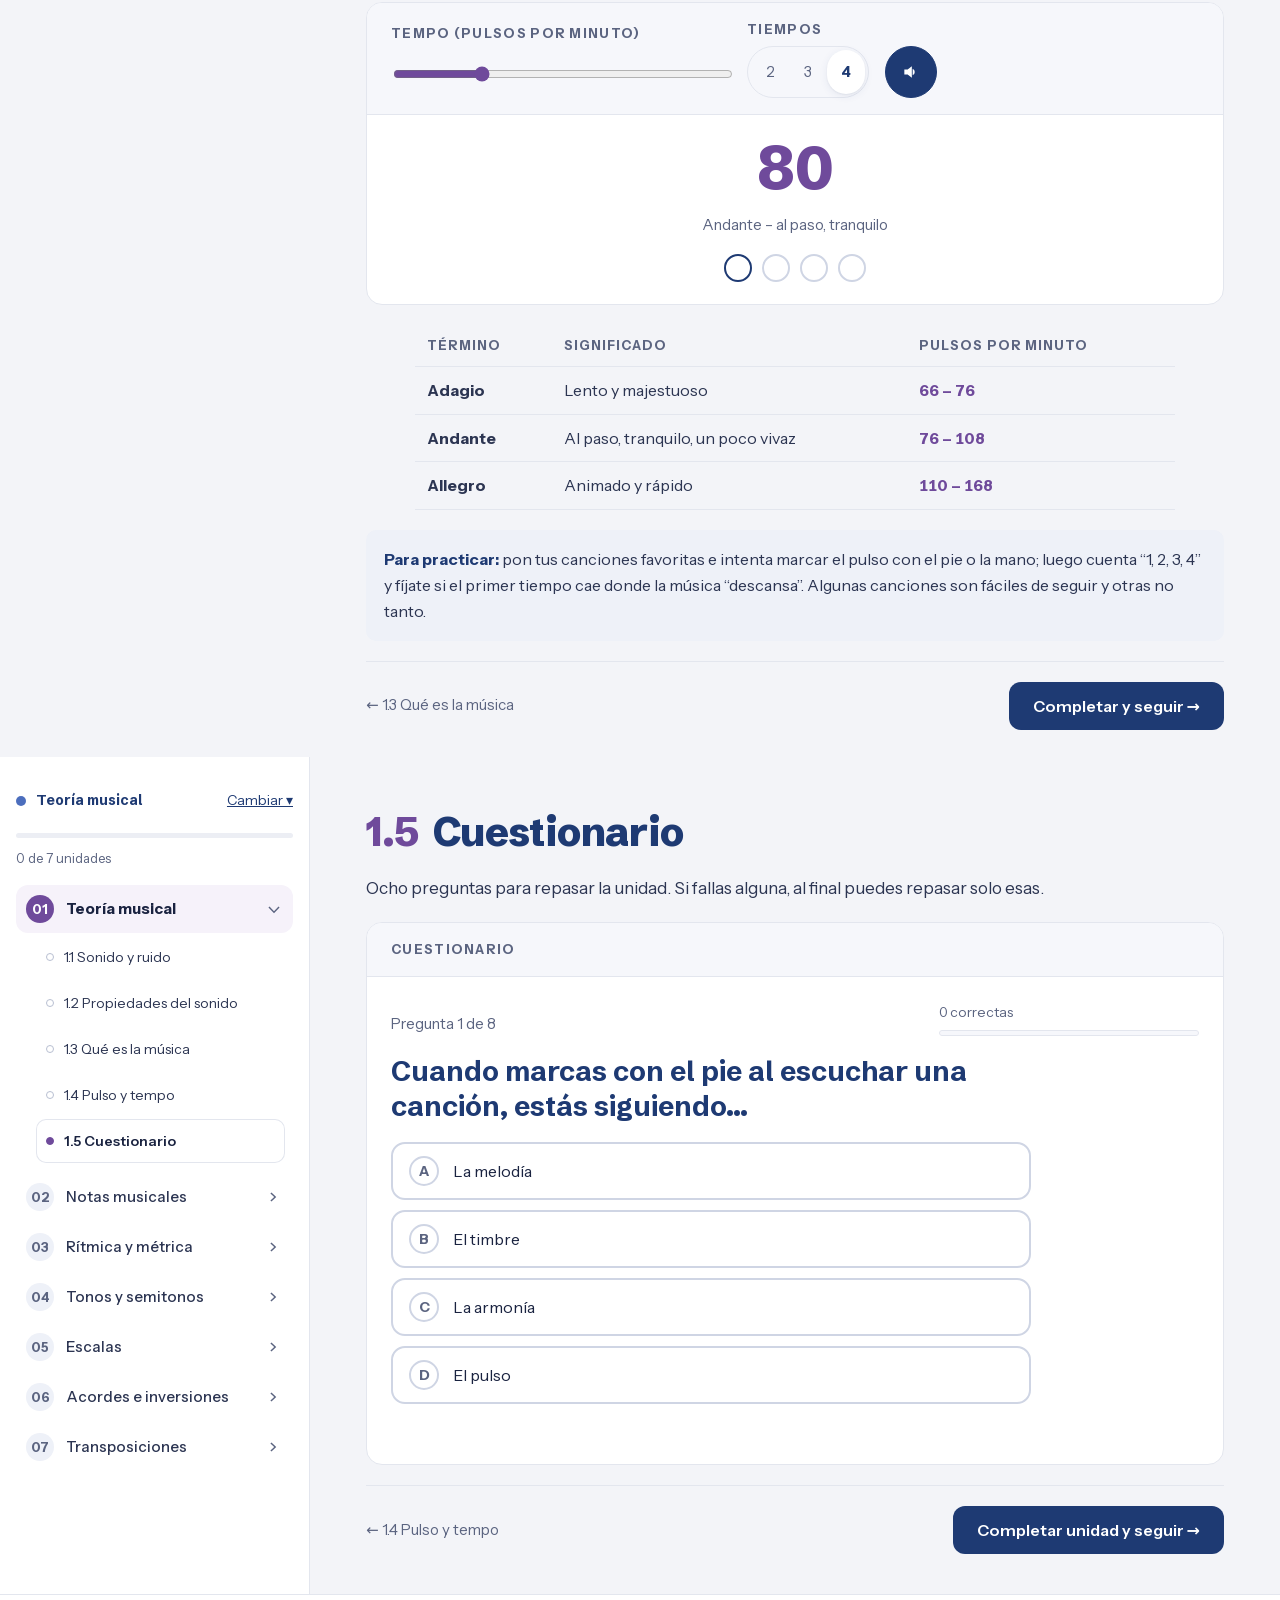
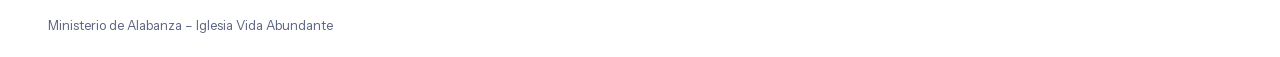
<file: academy/unidad-01-teoria-musical.html>
<!doctype html>
<html lang="es">
<head>
<meta charset="utf-8">
<script>try{var t=localStorage.getItem("av-tema");if(t==="claro")document.documentElement.dataset.theme="light";else if(t==="oscuro")document.documentElement.dataset.theme="dark";var f=localStorage.getItem("av-fuente");if(f)document.documentElement.dataset.fuente=f;if(localStorage.getItem("av-alinear")==="izquierda")document.documentElement.dataset.alinear="izquierda"}catch(e){}</script>
<meta name="viewport" content="width=device-width, initial-scale=1, viewport-fit=cover">
<meta name="description" content="Academia de Música – Ministerio de Alabanza, Iglesia Vida Abundante. Unidad 01: Teoría musical.">
<title>Unidad 01 – Teoría musical – Academia de Música</title>
<link rel="icon" href="logo.png">
<meta property="og:title" content="Unidad 01 – Teoría musical">
<meta property="og:description" content="Qué es el sonido, cuáles son sus propiedades y los elementos básicos de la música.">
<link rel="preload" href="fonts/instrument-sans.woff2" as="font" type="font/woff2" crossorigin>
<link rel="preload" href="fonts/schibsted-grotesk.woff2" as="font" type="font/woff2" crossorigin>
<link rel="stylesheet" href="unidad.css">
</head>
<body class="lesson">
<a class="skip" href="#sonido">Saltar al contenido</a>
<header class="top" id="top"></header>

<div class="page">
  <aside class="syl" id="syl" aria-label="Temario"></aside>

  <main>
    <div class="unit-intro">
      <nav class="crumbs" aria-label="Ruta de navegación"><ol id="crumbs"></ol></nav>
      <h1>Teoría musical</h1>
      <p>Qué es el sonido, en qué se diferencia del ruido, cuáles son sus cuatro propiedades y qué elementos forman la música.</p>
    </div>

    <section id="sonido">
      <div class="sec-head"><span class="k">1.1</span><h2>Sonido y ruido</h2></div>
      <div class="prose">
        <p>Para que oigamos algo se necesitan tres cosas: <strong>algo que vibre</strong> (el cuerpo sonoro, sea o no un instrumento), <strong>algo que transmita</strong> la vibración (el aire, el agua o un sólido) y <strong>algo que la reciba</strong>: nuestro oído.</p>
        <p>Al vibrar, el cuerpo sonoro empuja el aire a su alrededor y genera ondas que viajan hasta el tímpano, dentro del oído. Allí se convierten en la sensación que llamamos sonido. Como no todo lo que vibra es un instrumento, distinguimos dos grupos:</p>
      </div>
      <div class="cards">
        <div class="card"><h3>Sonido</h3><p>Es el que usamos para hacer música. Lo producen los instrumentos y la voz: vibra el aire en un instrumento de viento, una cuerda en uno de cuerda, una membrana en uno de percusión o las cuerdas vocales al cantar. Su onda es regular y se repite, sin cambios bruscos, por eso podemos reconocer qué tan grave o agudo es.</p><div class="wave" id="wSound"></div><div><button type="button" class="ibtn solid" data-snd="tone" aria-label="Escuchar un sonido" title="Escuchar un sonido"><svg class="i" viewBox="0 0 24 24" aria-hidden="true"><path d="M4 9v6h4l5 4V5L8 9H4zm12.5 3a4.5 4.5 0 0 0-2.5-4v8a4.5 4.5 0 0 0 2.5-4z"/></svg></button></div></div>
        <div class="card"><h3>Ruido</h3><p>Es un sonido sin altura definida, como el motor de un vehículo o un aplauso. Su onda es despareja y con muchos picos, y no podemos decir “es un Do” o “es un Sol”. Aun así, el ruido se usa en la música: platillos, güiro o maracas son ruidos controlados.</p><div class="wave" id="wNoise"></div><div><button type="button" class="ibtn solid" data-snd="noise" aria-label="Escuchar ruido" title="Escuchar ruido"><svg class="i" viewBox="0 0 24 24" aria-hidden="true"><path d="M4 9v6h4l5 4V5L8 9H4zm12.5 3a4.5 4.5 0 0 0-2.5-4v8a4.5 4.5 0 0 0 2.5-4z"/></svg></button></div></div>
      </div>
    </section>

    <section id="propiedades">
      <div class="sec-head"><span class="k">1.2</span><h2>Propiedades del sonido</h2></div>
      <div class="prose"><p>Todo sonido tiene cuatro propiedades: altura, duración, intensidad y timbre. Muévelas en el laboratorio, escucha el resultado y mira cómo cambia la onda dibujada. Los <strong>hercios (Hz)</strong> que ves indican cuántas veces por segundo vibra el sonido: a más vibraciones por segundo, más agudo.</p></div>
      <div class="panel">
        <div class="pbar">
          <div class="field grow"><label class="lbl" for="fq">Altura (grave ↔ agudo)</label><input class="range" type="range" id="fq" min="100" max="1000" value="262"></div>
          <div class="field grow"><label class="lbl" for="vol">Intensidad (volumen)</label><input class="range" type="range" id="vol" min="10" max="100" value="60"></div>
        </div>
        <div class="pbar">
          <div class="field"><span class="lbl">Duración</span><div class="seg" id="durSeg" role="group" aria-label="Duración"><button type="button" data-d="0.4" aria-pressed="false">Corta</button><button type="button" data-d="1.2" aria-pressed="true">Media</button><button type="button" data-d="3" aria-pressed="false">Larga</button></div></div>
          <div class="field"><label class="lbl" for="tim">Timbre (color)</label><span class="select"><select id="tim"><option value="sine">Suave</option><option value="triangle">Redondo</option><option value="square">Hueco</option><option value="sawtooth">Brillante</option></select><svg viewBox="0 0 24 24" aria-hidden="true"><path d="M5 8l7 8 7-8z"/></svg></span></div>
          <button type="button" class="ibtn solid" id="tplay" aria-label="Tocar la nota" title="Tocar la nota"><svg class="i" viewBox="0 0 24 24" aria-hidden="true"><path d="M4 9v6h4l5 4V5L8 9H4zm12.5 3a4.5 4.5 0 0 0-2.5-4v8a4.5 4.5 0 0 0 2.5-4z"/></svg></button>
        </div>
        <div class="pin">
          <div class="big" id="fqOut">262 Hz</div>
          <p class="cap" id="fqNote"></p>
          <div class="wave" id="wLab"></div>
        </div>
      </div>
      <div class="cards" data-carousel="Las cuatro propiedades del sonido">
        <div class="card"><h3>Altura</h3><p>Si el sonido es agudo, medio o grave. Depende de la rapidez con que vibra (la frecuencia). Una voz de bajo es más grave que una de soprano, y la cuerda más gruesa de una guitarra suena más grave que la más delgada.</p></div>
        <div class="card"><h3>Duración</h3><p>El tiempo que se mantiene el sonido: puede ser corto o largo. Un violín lo sostiene mientras el arco se mueve, un instrumento de viento mientras haya aire, y la guitarra o el piano suenan hasta que la cuerda deja de vibrar.</p></div>
        <div class="card"><h3>Intensidad</h3><p>Es el volumen: un sonido puede ser débil o fuerte. Depende de qué tan amplia es la vibración, por ejemplo qué tan fuerte rasgas una cuerda o golpeas una tecla. En música, a un sonido suave se le llama <em>piano</em> y a uno fuerte, <em>forte</em>.</p></div>
        <div class="card"><h3>Timbre</h3><p>Se le llama timbre al color del sonido, gracias al cual podemos diferenciar instrumentos entre sí. La diferencia entre dos voces o dos guitarras también depende del timbre: una puede sonar más dulce que la otra, o más metálica, o más opaca o brillante.</p></div>
      </div>
    </section>

    <section id="musica">
      <div class="sec-head"><span class="k">1.3</span><h2>Qué es la música</h2></div>
      <div class="prose"><p>La <strong>música</strong> es el arte de combinar los sonidos de forma sucesiva y simultánea para transmitir o evocar sentimientos. Se apoya en tres elementos fundamentales:</p></div>
      <div class="cards" data-carousel="Los tres elementos de la música">
        <div class="card"><h3>Melodía</h3><p>Lo que cantamos o tarareamos: sonidos uno después de otro que forman la “línea principal” de una canción. Una flauta o un saxofón son instrumentos melódicos: tocan una nota a la vez.</p><div><button type="button" class="ibtn solid" data-el="mel" aria-label="Escuchar la melodía" title="Escuchar la melodía"><svg class="i" viewBox="0 0 24 24" aria-hidden="true"><path d="M4 9v6h4l5 4V5L8 9H4zm12.5 3a4.5 4.5 0 0 0-2.5-4v8a4.5 4.5 0 0 0 2.5-4z"/></svg></button></div></div>
        <div class="card"><h3>Armonía</h3><p>Sonidos al mismo tiempo; es lo que acompaña a la melodía. Sin ella los temas sonarían “vacíos”. El piano y la guitarra son instrumentos armónicos: pueden tocar varias notas a la vez, que llamamos acordes.</p><div><button type="button" class="ibtn solid" data-el="har" aria-label="Escuchar la armonía" title="Escuchar la armonía"><svg class="i" viewBox="0 0 24 24" aria-hidden="true"><path d="M4 9v6h4l5 4V5L8 9H4zm12.5 3a4.5 4.5 0 0 0-2.5-4v8a4.5 4.5 0 0 0 2.5-4z"/></svg></button></div></div>
        <div class="card"><h3>Ritmo</h3><p>La forma en que se organizan los sonidos largos y cortos en el tiempo. Es el “dibujo” que sigues al aplaudir una canción. Hay ritmos rápidos (rock and roll) y lentos (baladas), binarios (cuentan de 2 en 2 o de 4 en 4) y ternarios (cuentan de 3 en 3, como el vals).</p><div><button type="button" class="ibtn solid" data-el="rit" aria-label="Escuchar el ritmo" title="Escuchar el ritmo"><svg class="i" viewBox="0 0 24 24" aria-hidden="true"><path d="M4 9v6h4l5 4V5L8 9H4zm12.5 3a4.5 4.5 0 0 0-2.5-4v8a4.5 4.5 0 0 0 2.5-4z"/></svg></button></div></div>
      </div>
    </section>

    <section id="pulso">
      <div class="sec-head"><span class="k">1.4</span><h2>Pulso y tempo</h2></div>
      <div class="prose">
        <p>El <strong>pulso</strong> es el latido constante de una canción y la unidad básica para medir el tiempo en la música. Es lo que marcas con el pie sin pensarlo. Debe ser regular, y nos ayuda a entender la métrica de la canción (cómo se agrupan los pulsos, tema que verás en la unidad 3).</p>
        <p>Se cuenta como el ritmo cardíaco, en pulsaciones por minuto: en reposo el corazón late despacio, con el deporte se acelera, y en la música ocurre igual. No confundas pulso y ritmo: el pulso es el latido constante; el ritmo es el dibujo de sonidos largos y cortos que se toca sobre ese latido.</p>
        <p>A la velocidad del pulso la llamamos <strong>tempo</strong>. Se indica con un número de pulsos por minuto (ppm, o BPM en inglés: 60, 80, 100…) o con un término italiano, como los de la tabla. Prueba el metrónomo: elige un tempo y cuenta los tiempos en voz alta; el primero suena más agudo para marcar el inicio de cada grupo.</p>
      </div>
      <div class="panel">
        <div class="pbar">
          <div class="field grow"><label class="lbl" for="bpm">Tempo (pulsos por minuto)</label><input class="range" type="range" id="bpm" min="40" max="200" value="80"></div>
          <div class="field"><span class="lbl">Tiempos</span><div class="seg" id="bseg" role="group" aria-label="Tiempos por compás"><button type="button" data-b="2" aria-pressed="false">2</button><button type="button" data-b="3" aria-pressed="false">3</button><button type="button" data-b="4" aria-pressed="true">4</button></div></div>
          <button type="button" class="ibtn solid" id="mgo" data-toggle aria-pressed="false" aria-label="Iniciar el metrónomo" title="Iniciar el metrónomo"><svg class="i" viewBox="0 0 24 24" aria-hidden="true"><path d="M4 9v6h4l5 4V5L8 9H4zm12.5 3a4.5 4.5 0 0 0-2.5-4v8a4.5 4.5 0 0 0 2.5-4z"/></svg></button>
        </div>
        <div class="pin"><div class="big" id="bpmOut">80</div><p class="cap" id="bpmName"></p><div class="beats" id="beats" aria-hidden="true"></div></div>
      </div>
      <div class="tblwrap"><table class="tbl"><thead><tr><th>Término</th><th>Significado</th><th>Pulsos por minuto</th></tr></thead><tbody>
        <tr><td><b>Adagio</b></td><td>Lento y majestuoso</td><td class="m">66 – 76</td></tr>
        <tr><td><b>Andante</b></td><td>Al paso, tranquilo, un poco vivaz</td><td class="m">76 – 108</td></tr>
        <tr><td><b>Allegro</b></td><td>Animado y rápido</td><td class="m">110 – 168</td></tr></tbody></table></div>
      <div class="note"><b>Para practicar:</b> pon tus canciones favoritas e intenta marcar el pulso con el pie o la mano; luego cuenta “1, 2, 3, 4” y fíjate si el primer tiempo cae donde la música “descansa”. Algunas canciones son fáciles de seguir y otras no tanto.</div>
    </section>

    <section id="practica">
      <div class="sec-head"><span class="k">1.5</span><h2>Cuestionario</h2></div>
      <p class="prose">Ocho preguntas para repasar la unidad. Si fallas alguna, al final puedes repasar solo esas.</p>
      <div id="quiz"></div>
    </section>
  </main>
</div>


<footer>
  <div class="wrap">Ministerio de Alabanza – Iglesia Vida Abundante</div>
</footer>

<script src="curso.js"></script>
<script src="unidad.js"></script>
<script>
(function(){
const {$,svgEl,keyboard,actx,note,playSet,stopAll,out,mcq,keyQuiz,shuffle,pick,rnd,R12S,store,metro,ICON_SPK}=U;

const wsvg=(fn)=>{const W=300,Hh=90,s=svgEl('svg',{viewBox:`0 0 ${W} ${Hh}`,role:'img'});let d='';fn(W,Hh,(x,y,i)=>{d+=(i?'L':'M')+x.toFixed(1)+' '+y.toFixed(1)});
  s.appendChild(svgEl('line',{x1:0,y1:Hh/2,x2:W,y2:Hh/2,stroke:'var(--line-strong)','stroke-width':1}));s.appendChild(svgEl('path',{d,fill:'none',stroke:'var(--violet)','stroke-width':2.4,'stroke-linejoin':'round'}));return s};
const sineW=()=>wsvg((W,Hh,p)=>{for(let i=0;i<=W;i+=2)p(i,Hh/2-Math.sin(i/W*Math.PI*6)*28,i)});
let seed=7;const rd=()=>{seed=(seed*16807)%2147483647;return seed/2147483647};
const noiseW=()=>wsvg((W,Hh,p)=>{for(let i=0;i<=W;i+=3)p(i,Hh/2+(rd()*2-1)*38,i)});
$('#wSound').appendChild(sineW());$('#wNoise').appendChild(noiseW());
$('#wSound svg').setAttribute('aria-label','Onda regular de un sonido musical');$('#wNoise svg').setAttribute('aria-label','Onda irregular de un ruido');
function tone(f,dur,vol,type){const c=actx();if(!c)return;const o=c.createOscillator(),g=c.createGain(),t=c.currentTime+.02;o.type=type;o.frequency.value=f;
  g.gain.setValueAtTime(.0001,t);g.gain.exponentialRampToValueAtTime(Math.max(.001,vol),t+.02);g.gain.setValueAtTime(Math.max(.001,vol),t+Math.max(.03,dur-.12));g.gain.exponentialRampToValueAtTime(.0001,t+dur);o.connect(g);g.connect(out());o.start(t);o.stop(t+dur+.05);U.hold(dur+.05);U.reg(g,[o],t+dur+.05)}
function noiseBurst(){const c=actx();if(!c)return;const n=c.sampleRate*1.2,buf=c.createBuffer(1,n,c.sampleRate),d=buf.getChannelData(0);for(let i=0;i<n;i++)d[i]=Math.random()*2-1;
  const s=c.createBufferSource(),g=c.createGain(),t=c.currentTime+.02;s.buffer=buf;g.gain.setValueAtTime(.0001,t);g.gain.exponentialRampToValueAtTime(.25,t+.03);g.gain.exponentialRampToValueAtTime(.0001,t+1.2);s.connect(g);g.connect(out());s.start(t);U.hold(1.3);U.reg(g,[s],t+1.3)}
document.querySelectorAll('[data-snd]').forEach(b=>b.onclick=()=>b.dataset.snd==='noise'?noiseBurst():tone(262,1.2,.3,'sine'));
const click=(when)=>{const c=actx(),o=c.createOscillator(),g=c.createGain();o.frequency.value=900;g.gain.setValueAtTime(.0001,when);g.gain.exponentialRampToValueAtTime(.4,when+.003);g.gain.exponentialRampToValueAtTime(.0001,when+.07);o.connect(g);g.connect(out());o.start(when);o.stop(when+.09);U.reg(g,[o],when+.1)};
document.querySelectorAll('[data-el]').forEach(b=>b.onclick=()=>{const c=actx();if(!c)return;stopAll();const t=c.currentTime+.05,k=b.dataset.el;
  if(k==='mel')[12,14,16,19,16,14,12].forEach((a,i)=>note(a,t+i*.4,.6,.3));else if(k==='har')playSet([12,16,19],false);else{U.hold(3.3);for(let i=0;i<8;i++)click(t+i*.4)}});
/* Laboratorio de propiedades */
const fq=$('#fq'),vol=$('#vol'),tim=$('#tim');let dur=1.2;
function noteName(f){const m=Math.round(69+12*Math.log2(f/440)),n=R12S[((m%12)+12)%12],o=Math.floor(m/12)-1;return n+o}
function drawLab(){const f=+fq.value,v=+vol.value/100,type=tim.value,cyc=2+(f-100)/900*10,A=v*38;
  const s=wsvg((W,Hh,p)=>{for(let i=0;i<=W;i+=1.5){const ph=(i/W*cyc)%1;let y;
    if(type==='sine')y=Math.sin(ph*Math.PI*2);else if(type==='triangle')y=ph<.25?ph*4:ph<.75?2-ph*4:ph*4-4;else if(type==='square')y=ph<.5?1:-1;else y=ph*2-1;
    p(i,Hh/2-y*A,i)}});s.setAttribute('aria-label','Onda del sonido que armaste');const w=$('#wLab');w.innerHTML='';w.appendChild(s);
  $('#fqOut').textContent=f+' Hz';$('#fqNote').textContent=`Se parece a la nota ${noteName(f)}. Más Hz = más agudo. Volumen ${Math.round(v*100)} % – duración ${dur<1?'corta':dur<2?'media':'larga'}.`}
[fq,vol,tim].forEach(e=>e.oninput=drawLab);
document.querySelectorAll('#durSeg button').forEach(b=>b.onclick=()=>{dur=+b.dataset.d;document.querySelectorAll('#durSeg button').forEach(x=>x.setAttribute('aria-pressed',x===b));drawLab()});
$('#tplay').onclick=()=>tone(+fq.value,dur,.35*(+vol.value/100),tim.value);drawLab();
/* Metrónomo */
let beats=4;const bpm=$('#bpm');
function tempoName(b){return b<66?'Más lento que Adagio':b<=76?'Adagio – lento y majestuoso':b<=108?'Andante – al paso, tranquilo':b<110?'Entre Andante y Allegro':b<=168?'Allegro – animado y rápido':'Más rápido que Allegro'}
function drawBeats(){$('#beats').innerHTML=Array.from({length:beats},(_,i)=>`<span class="beat${i?'':' acc'}"></span>`).join('')}
const m=metro({bpm:()=>+bpm.value,beats:()=>beats,onBeat:i=>{document.querySelectorAll('.beat').forEach((x,j)=>x.classList.toggle('on',j===i))}});
bpm.oninput=()=>{$('#bpmOut').textContent=bpm.value;$('#bpmName').textContent=tempoName(+bpm.value)};bpm.oninput();
document.querySelectorAll('#bseg button').forEach(b=>b.onclick=()=>{beats=+b.dataset.b;document.querySelectorAll('#bseg button').forEach(x=>x.setAttribute('aria-pressed',x===b));drawBeats()});
drawBeats();
const setM=on=>U.setPlaying($('#mgo'),on);
$('#mgo').onclick=()=>{if(m.on){m.stop();setM(false);document.querySelectorAll('.beat').forEach(x=>x.classList.remove('on'))}else{m.start();setM(true)}};
/* Práctica */
const POOL=[
 ['¿Cuáles son los tres elementos necesarios para oír un sonido?',['Vibración, medio que la transmita y oído que la reciba','Voz, instrumento y micrófono','Ritmo, melodía y armonía','Aire, agua y fuego'],0,'Algo que vibre, algo que lo transmita (aire, agua o un sólido) y algo que lo reciba: el oído.'],
 ['¿Cómo es la onda de un ruido comparada con la de un sonido musical?',['Más despareja y con más picos','Idéntica','Siempre más lenta','Perfectamente senoidal'],0,'El sonido musical tiene una onda regular; el ruido, una onda despareja.'],
 ['La propiedad que nos permite distinguir una guitarra de un violín es…',['El timbre','La altura','La intensidad','La duración'],0,'El timbre es el color del sonido.'],
 ['Un sonido agudo, medio o grave se diferencia por su…',['Altura','Timbre','Duración','Intensidad'],0,'La altura es qué tan grave o agudo es el sonido.'],
 ['El volumen de un sonido es su…',['Intensidad','Altura','Timbre','Armonía'],0,'La intensidad: un sonido puede ser débil o fuerte.'],
 ['Una flauta toca una nota a la vez. ¿Qué elemento de la música produce?',['Melodía','Armonía','Pulso','Compás'],0,'La melodía combina sonidos de forma sucesiva.'],
 ['El piano y la guitarra son instrumentos “armónicos” porque…',['Pueden tocar varias notas a la vez','Solo tocan una nota a la vez','No necesitan ritmo','Son de cuerda'],0,'La armonía es combinar sonidos de forma simultánea.'],
 ['Cuando marcas con el pie al escuchar una canción, estás siguiendo…',['El pulso','El timbre','La melodía','La armonía'],0,'El pulso es la unidad básica para medir el tiempo.'],
 ['¿En qué se mide el pulso?',['Pulsaciones por minuto','Hercios','Decibeles','Compases por segundo'],0,'Igual que el ritmo cardíaco: pulsaciones por minuto.'],
 ['A la velocidad del pulso la llamamos…',['Tempo','Timbre','Compás','Altura'],0,'El tempo puede indicarse con un número o con un término italiano.'],
 ['¿Qué tempo es “animado y rápido” (110 – 168 ppm)?',['Allegro','Adagio','Andante','Lento'],0,'Adagio 66–76 – Andante 76–108 – Allegro 110–168.'],
 ['¿Qué tempo es “lento y majestuoso”?',['Adagio','Allegro','Andante','Vivace'],0,'Adagio: entre 66 y 76 pulsaciones por minuto.']];
mcq({root:'#quiz',id:'av-u1',total:8,make:n=>pick(POOL,n).map(([q,opts,ans,why])=>({q,opts,ans,why}))});

document.querySelectorAll('[data-carousel]').forEach(e=>U.carousel(e,e.dataset.carousel));
U.course(1);
})();
</script>
</body>
</html>
</file>
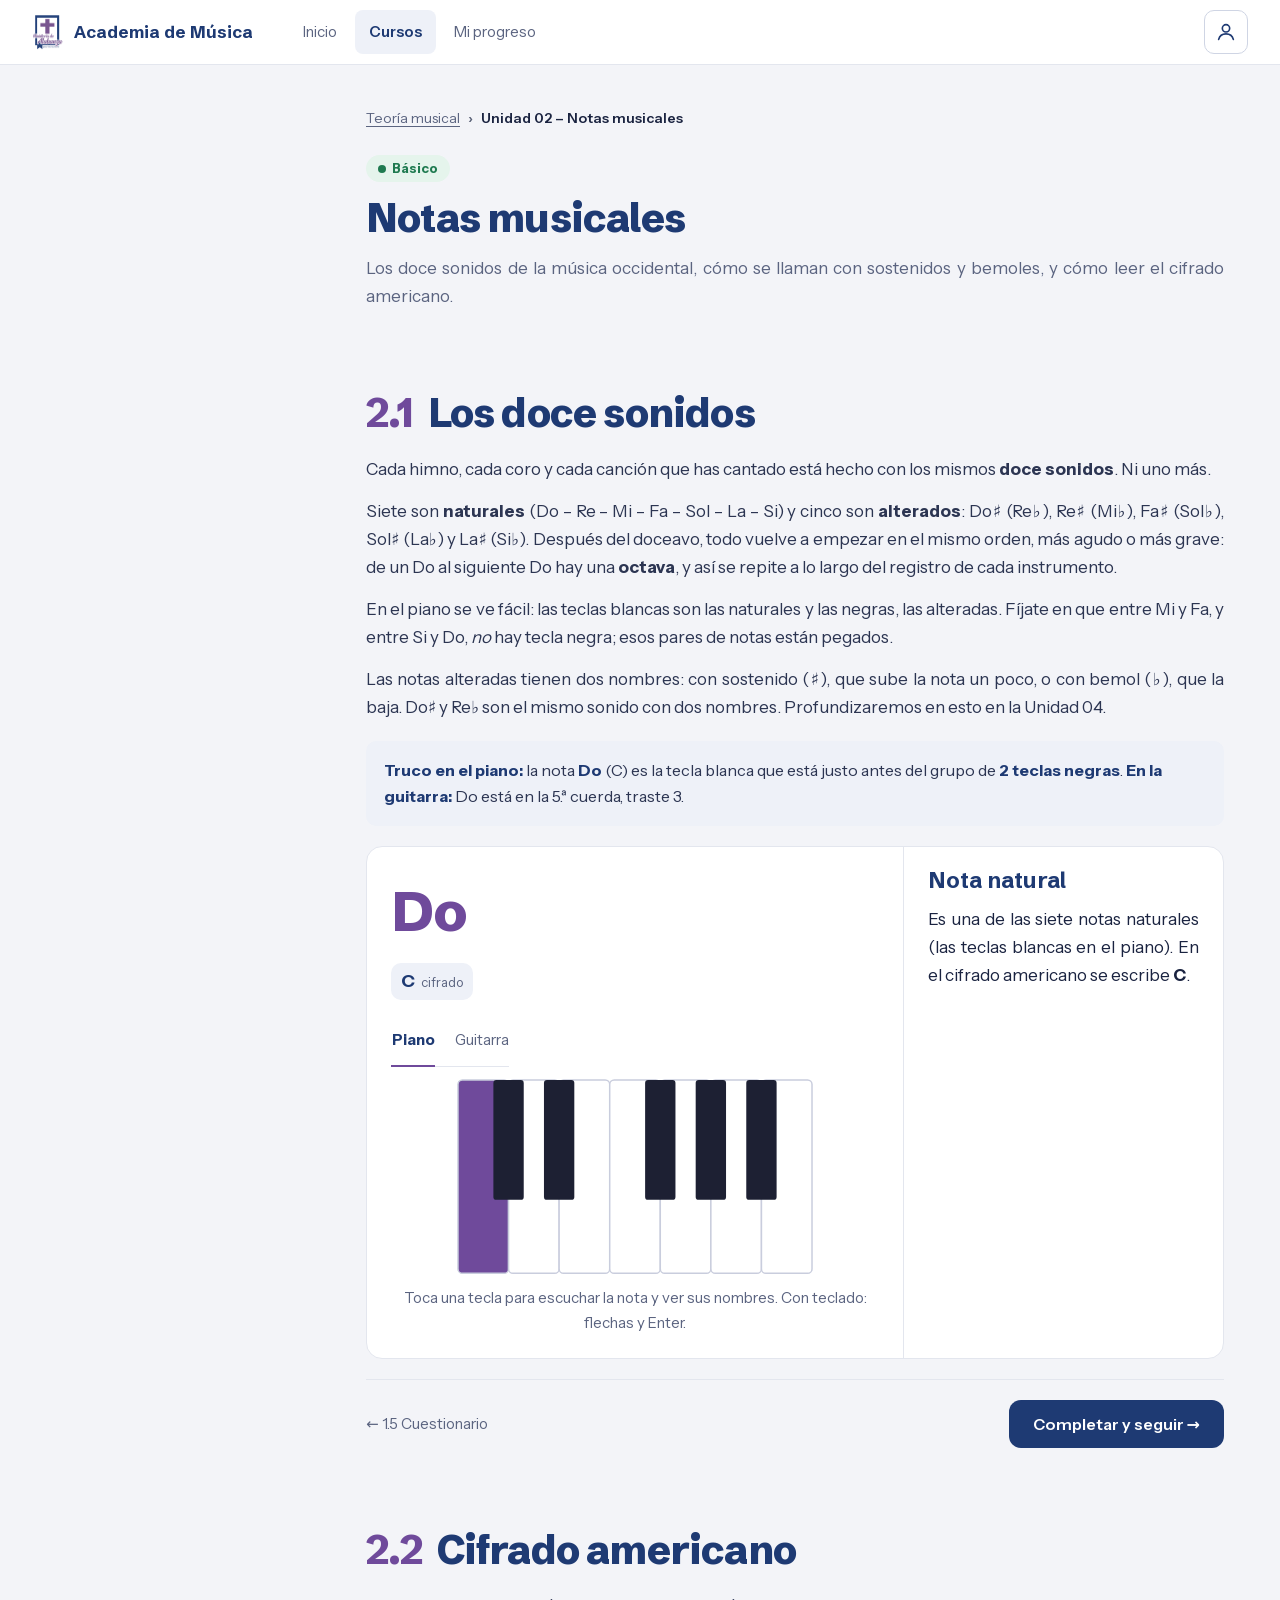
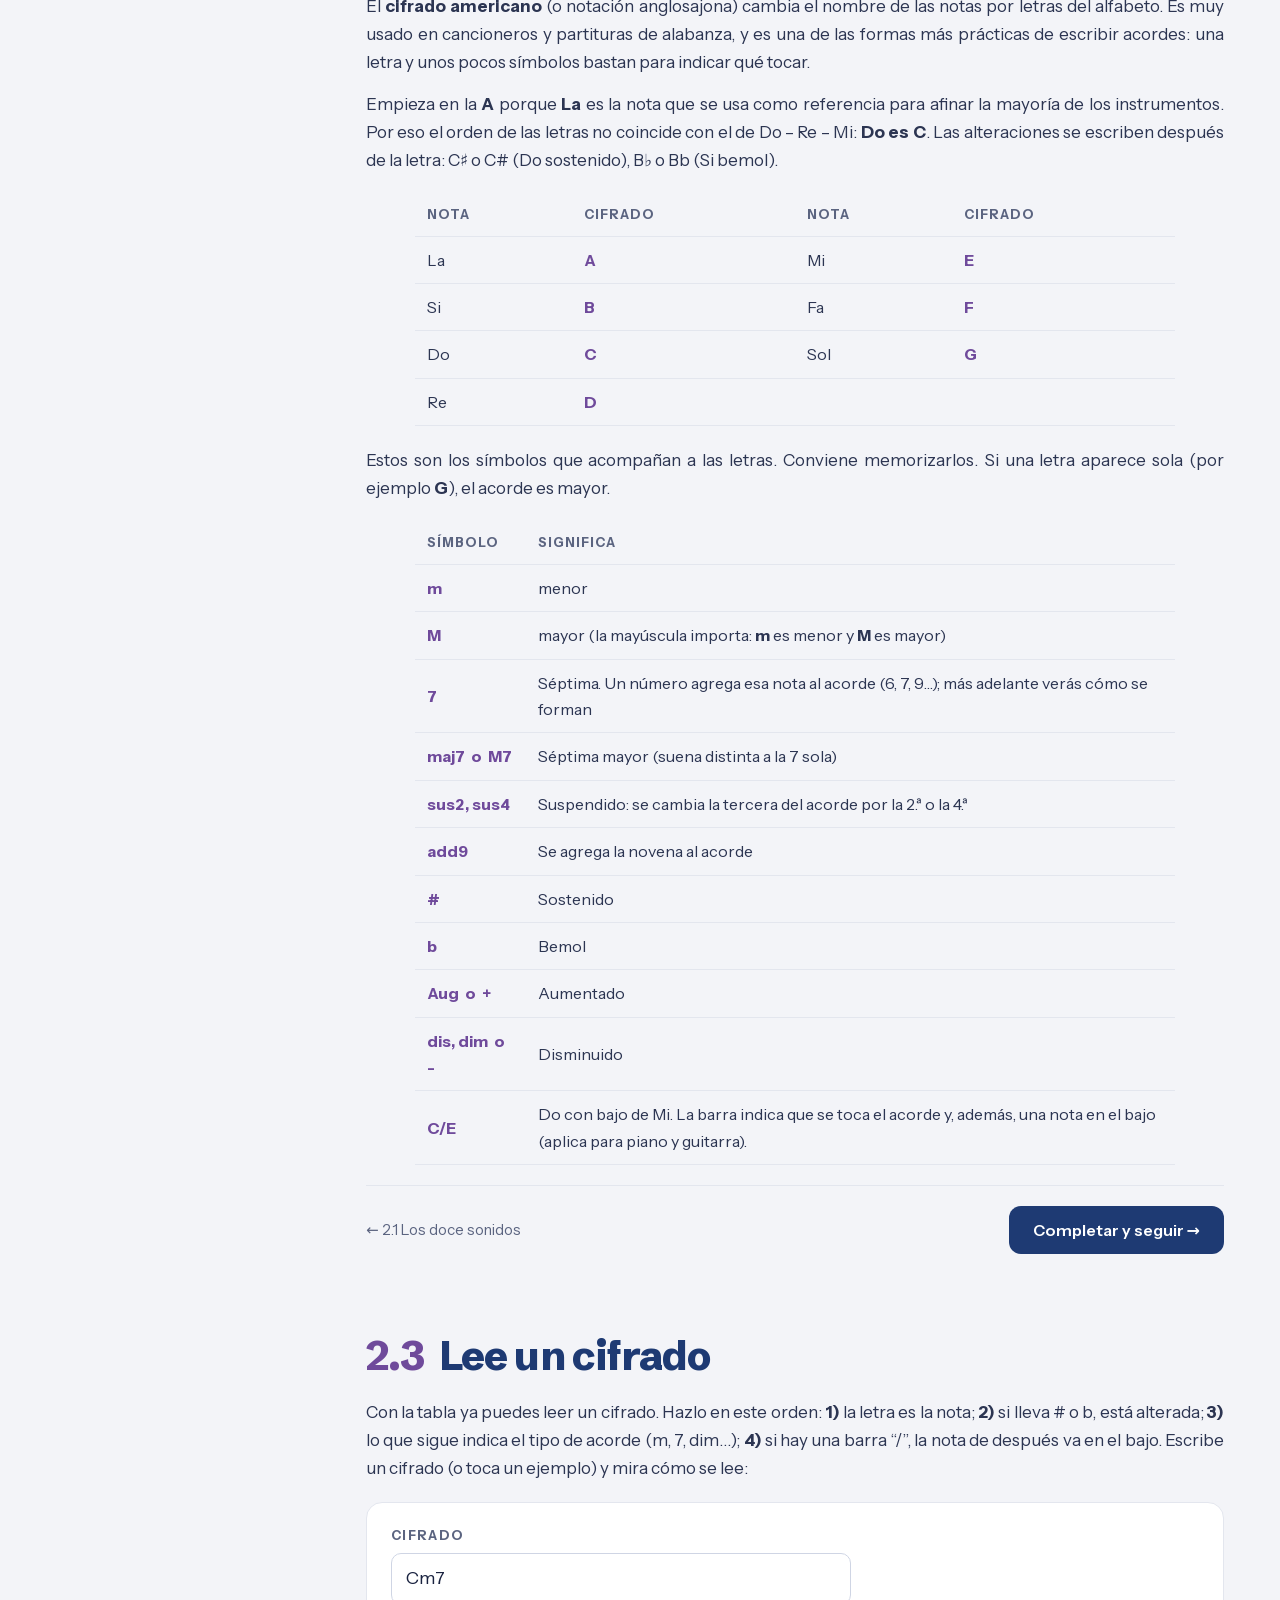
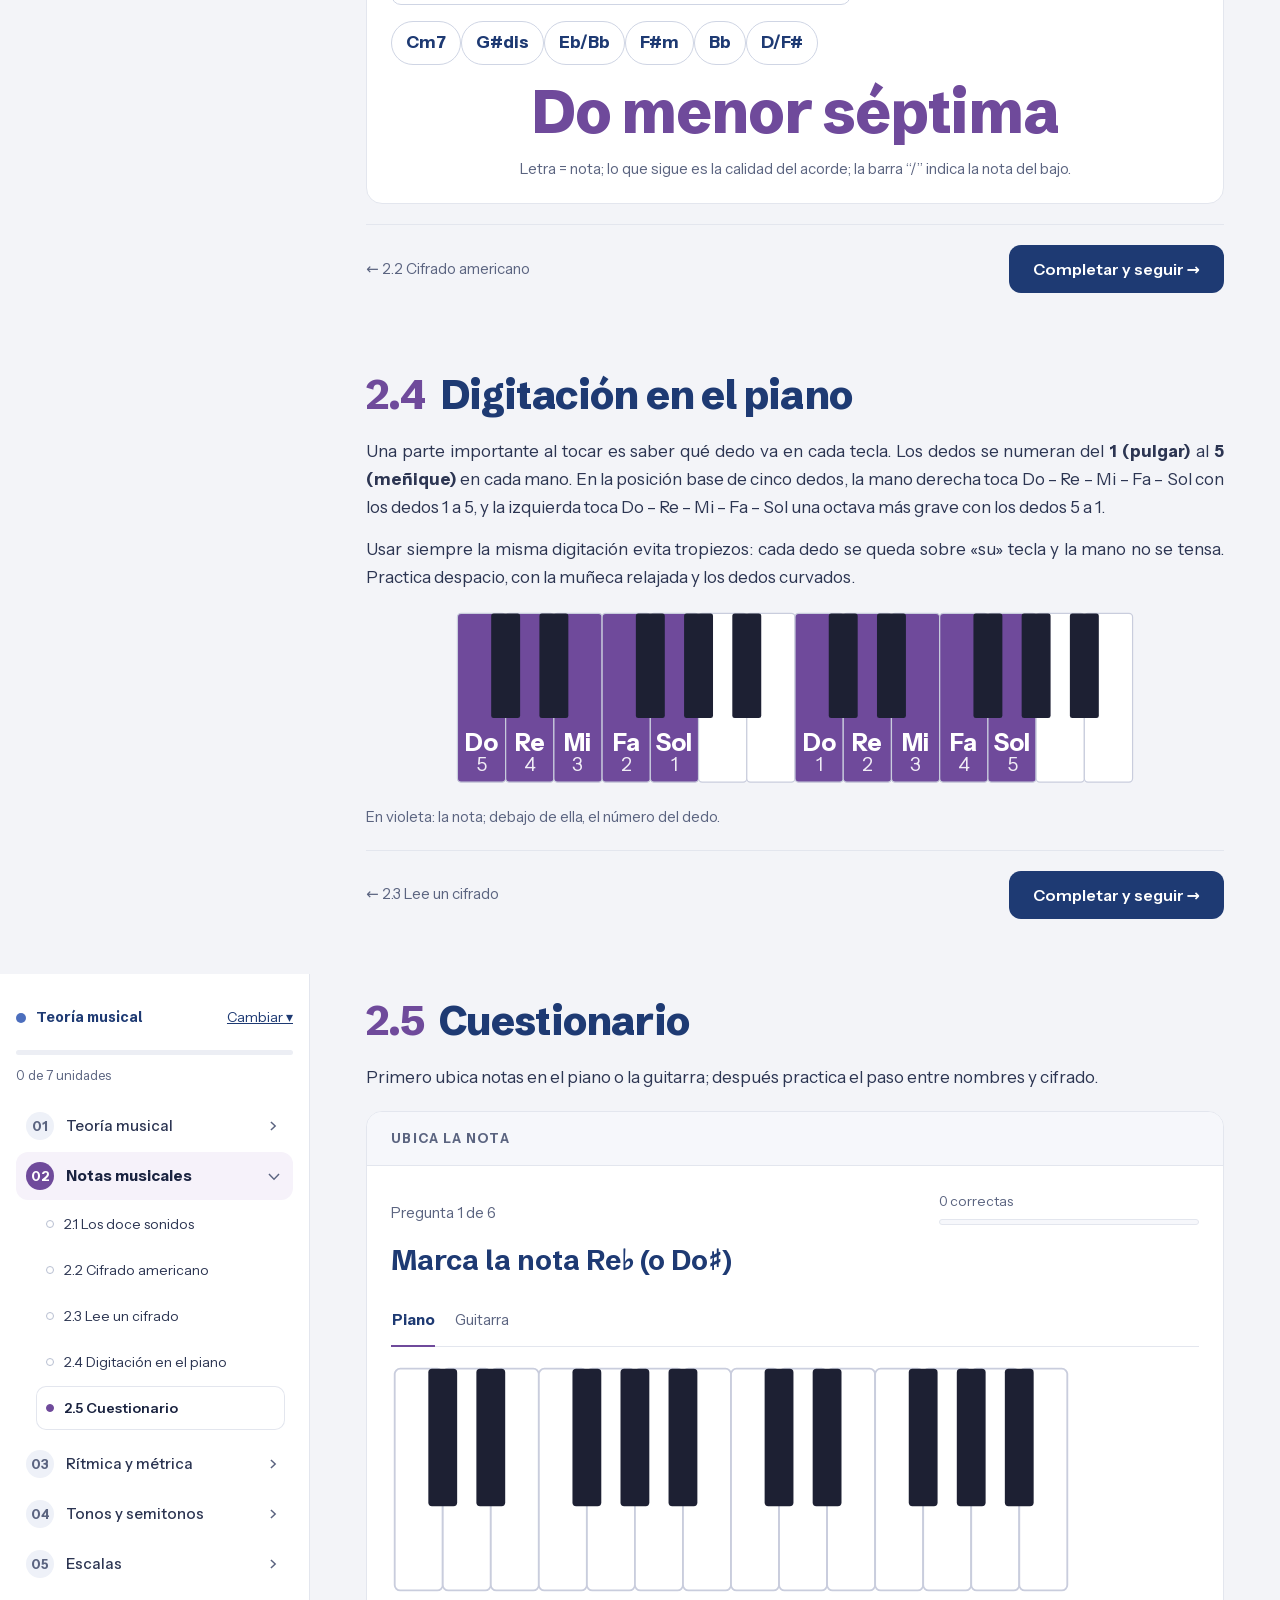
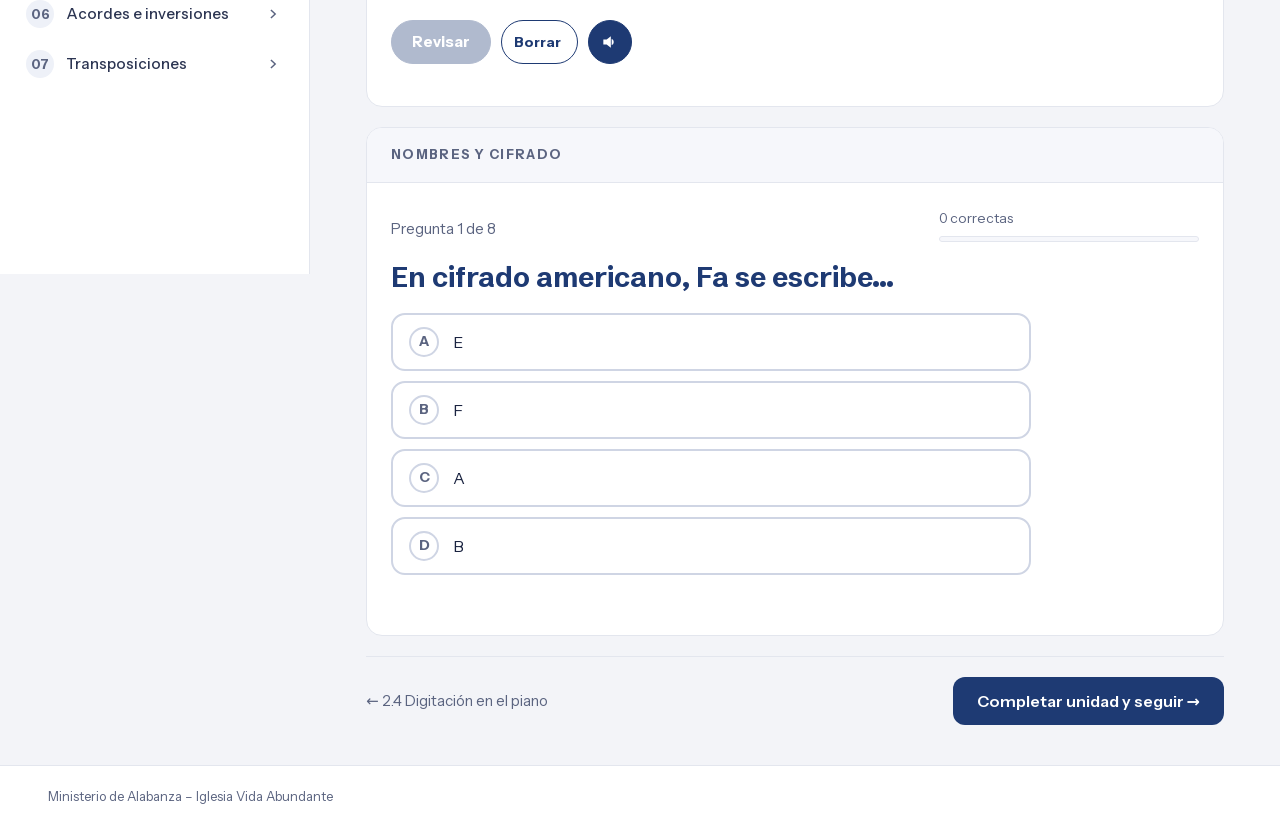
<file: academy/unidad-02-notas-musicales.html>
<!doctype html>
<html lang="es">
<head>
<meta charset="utf-8">
<script>try{var t=localStorage.getItem("av-tema");if(t==="claro")document.documentElement.dataset.theme="light";else if(t==="oscuro")document.documentElement.dataset.theme="dark";var f=localStorage.getItem("av-fuente");if(f)document.documentElement.dataset.fuente=f;if(localStorage.getItem("av-alinear")==="izquierda")document.documentElement.dataset.alinear="izquierda"}catch(e){}</script>
<meta name="viewport" content="width=device-width, initial-scale=1, viewport-fit=cover">
<meta name="description" content="Academia de Música – Ministerio de Alabanza, Iglesia Vida Abundante. Unidad 02: Notas musicales.">
<title>Unidad 02 – Notas musicales – Academia de Música</title>
<link rel="icon" href="logo.png">
<meta property="og:title" content="Unidad 02 – Notas musicales">
<meta property="og:description" content="Los doce sonidos, sus nombres y el cifrado americano.">
<link rel="preload" href="fonts/instrument-sans.woff2" as="font" type="font/woff2" crossorigin>
<link rel="preload" href="fonts/schibsted-grotesk.woff2" as="font" type="font/woff2" crossorigin>
<link rel="stylesheet" href="unidad.css">
</head>
<body class="lesson">
<a class="skip" href="#doce">Saltar al contenido</a>
<header class="top" id="top"></header>

<div class="page">
  <aside class="syl" id="syl" aria-label="Temario"></aside>

  <main>
    <div class="unit-intro">
      <nav class="crumbs" aria-label="Ruta de navegación"><ol id="crumbs"></ol></nav>
      <h1>Notas musicales</h1>
      <p>Los doce sonidos de la música occidental, cómo se llaman con sostenidos y bemoles, y cómo leer el cifrado americano.</p>
    </div>

    <section id="doce">
      <div class="sec-head"><span class="k">2.1</span><h2>Los doce sonidos</h2></div>
      <div class="prose">
        <p>Cada himno, cada coro y cada canción que has cantado está hecho con los mismos <strong>doce sonidos</strong>. Ni uno más.</p>
        <p>Siete son <strong>naturales</strong> (Do – Re – Mi – Fa – Sol – La – Si) y cinco son <strong>alterados</strong>: Do♯ (Re♭), Re♯ (Mi♭), Fa♯ (Sol♭), Sol♯ (La♭) y La♯ (Si♭). Después del doceavo, todo vuelve a empezar en el mismo orden, más agudo o más grave: de un Do al siguiente Do hay una <strong>octava</strong>, y así se repite a lo largo del registro de cada instrumento.</p>
        <p>En el piano se ve fácil: las teclas blancas son las naturales y las negras, las alteradas. Fíjate en que entre Mi y Fa, y entre Si y Do, <em>no</em> hay tecla negra; esos pares de notas están pegados.</p>
        <p>Las notas alteradas tienen dos nombres: con sostenido (♯), que sube la nota un poco, o con bemol (♭), que la baja. Do♯ y Re♭ son el mismo sonido con dos nombres. Profundizaremos en esto en la Unidad 04.</p>
      </div>
      <div class="note"><b>Truco en el piano:</b> la nota <b>Do</b> (C) es la tecla blanca que está justo antes del grupo de <b>2 teclas negras</b>. <b>En la guitarra:</b> Do está en la 5.ª cuerda, traste 3.</div>
      <div class="lab" id="lab">
        <div class="a-readout"><div class="sym" id="sym" aria-live="polite">Do</div><div class="tones" id="alt"></div></div>
        <div class="a-viz"><div class="viz-head"><div class="tabs" role="group" aria-label="Instrumento"><button type="button" data-inst="piano" aria-pressed="true">Piano</button><button type="button" data-inst="guitar" aria-pressed="false">Guitarra</button></div></div><div class="kbd-box" id="kbd"></div><div id="gfb" hidden></div><p class="cap" id="vcap">Toca una tecla para escuchar la nota y ver sus nombres. Con teclado: flechas y Enter.</p></div>
        <div class="a-explain" id="exp"></div>
      </div>
    </section>

    <section id="cifrado">
      <div class="sec-head"><span class="k">2.2</span><h2>Cifrado americano</h2></div>
      <div class="prose">
        <p>El <strong>cifrado americano</strong> (o notación anglosajona) cambia el nombre de las notas por letras del alfabeto. Es muy usado en cancioneros y partituras de alabanza, y es una de las formas más prácticas de escribir acordes: una letra y unos pocos símbolos bastan para indicar qué tocar.</p>
        <p>Empieza en la <strong>A</strong> porque <strong>La</strong> es la nota que se usa como referencia para afinar la mayoría de los instrumentos. Por eso el orden de las letras no coincide con el de Do – Re – Mi: <strong>Do es C</strong>. Las alteraciones se escriben después de la letra: C♯ o C# (Do sostenido), B♭ o Bb (Si bemol).</p>
      </div>
      <div class="tblwrap"><table class="tbl"><thead><tr><th>Nota</th><th>Cifrado</th><th>Nota</th><th>Cifrado</th></tr></thead><tbody>
        <tr><td>La</td><td class="m">A</td><td>Mi</td><td class="m">E</td></tr>
        <tr><td>Si</td><td class="m">B</td><td>Fa</td><td class="m">F</td></tr>
        <tr><td>Do</td><td class="m">C</td><td>Sol</td><td class="m">G</td></tr>
        <tr><td>Re</td><td class="m">D</td><td></td><td></td></tr></tbody></table></div>
      <div class="prose"><p>Estos son los símbolos que acompañan a las letras. Conviene memorizarlos. Si una letra aparece sola (por ejemplo <b>G</b>), el acorde es mayor.</p></div>
      <div class="tblwrap"><table class="tbl"><thead><tr><th>Símbolo</th><th>Significa</th></tr></thead><tbody>
        <tr><td class="m">m</td><td>menor</td></tr>
        <tr><td class="m">M</td><td>mayor (la mayúscula importa: <b>m</b> es menor y <b>M</b> es mayor)</td></tr>
        <tr><td class="m">7</td><td>Séptima. Un número agrega esa nota al acorde (6, 7, 9…); más adelante verás cómo se forman</td></tr>
        <tr><td class="m">maj7&nbsp; o&nbsp; M7</td><td>Séptima mayor (suena distinta a la 7 sola)</td></tr>
        <tr><td class="m">sus2, sus4</td><td>Suspendido: se cambia la tercera del acorde por la 2.ª o la 4.ª</td></tr>
        <tr><td class="m">add9</td><td>Se agrega la novena al acorde</td></tr>
        <tr><td class="m">#</td><td>Sostenido</td></tr>
        <tr><td class="m">b</td><td>Bemol</td></tr>
        <tr><td class="m">Aug&nbsp; o&nbsp; +</td><td>Aumentado</td></tr>
        <tr><td class="m">dis, dim&nbsp; o&nbsp; -</td><td>Disminuido</td></tr>
        <tr><td class="m">C/E</td><td>Do con bajo de Mi. La barra indica que se toca el acorde y, además, una nota en el bajo (aplica para piano y guitarra).</td></tr></tbody></table></div>
    </section>

    <section id="lectura">
      <div class="sec-head"><span class="k">2.3</span><h2>Lee un cifrado</h2></div>
      <div class="prose"><p>Con la tabla ya puedes leer un cifrado. Hazlo en este orden: <strong>1)</strong> la letra es la nota; <strong>2)</strong> si lleva # o b, está alterada; <strong>3)</strong> lo que sigue indica el tipo de acorde (m, 7, dim…); <strong>4)</strong> si hay una barra “/”, la nota de después va en el bajo. Escribe un cifrado (o toca un ejemplo) y mira cómo se lee:</p></div>
      <div class="panel"><div class="pin">
        <div class="field"><label class="lbl" for="cin">Cifrado</label><input class="in" id="cin" value="Cm7" autocomplete="off" autocapitalize="off" spellcheck="false"></div>
        <div class="row" id="cex"></div>
        <div class="big" id="cout" aria-live="polite"></div>
        <p class="cap" id="cwhy"></p>
      </div></div>
    </section>

    <section id="digitacion">
      <div class="sec-head"><span class="k">2.4</span><h2>Digitación en el piano</h2></div>
      <div class="prose"><p>Una parte importante al tocar es saber qué dedo va en cada tecla. Los dedos se numeran del <strong>1 (pulgar)</strong> al <strong>5 (meñique)</strong> en cada mano. En la posición base de cinco dedos, la mano derecha toca Do – Re – Mi – Fa – Sol con los dedos 1 a 5, y la izquierda toca Do – Re – Mi – Fa – Sol una octava más grave con los dedos 5 a 1.</p><p>Usar siempre la misma digitación evita tropiezos: cada dedo se queda sobre «su» tecla y la mano no se tensa. Practica despacio, con la muñeca relajada y los dedos curvados.</p></div>
      <div class="kbd-box" id="fing"></div>
      <p class="cap">En violeta: la nota; debajo de ella, el número del dedo.</p>
    </section>

    <section id="practica">
      <div class="sec-head"><span class="k">2.5</span><h2>Cuestionario</h2></div>
      <p class="prose">Primero ubica notas en el piano o la guitarra; después practica el paso entre nombres y cifrado.</p>
      <div id="kq"></div>
      <div id="mq"></div>
    </section>
  </main>
</div>


<footer>
  <div class="wrap">Ministerio de Alabanza – Iglesia Vida Abundante</div>
</footer>

<script src="curso.js"></script>
<script src="unidad.js"></script>
<script>
(function(){
const {$,svgEl,keyboard,actx,note,playSet,stopAll,out,mcq,keyQuiz,shuffle,pick,rnd,R12S,store,metro,ICON_SPK}=U;

const SH=['C','C#','D','D#','E','F','F#','G','G#','A','A#','B'],FL=['C','Db','D','Eb','E','F','Gb','G','Ab','A','Bb','B'];
const ES={C:'Do',D:'Re',E:'Mi',F:'Fa',G:'Sol',A:'La',B:'Si'};
const es=n=>ES[n[0]]+(n[1]==='#'?'♯':n[1]==='b'?'♭':'');
const en=n=>n[0]+(n[1]==='#'?'♯':n[1]==='b'?'♭':'');
const esLong=n=>ES[n[0]]+(n[1]==='#'?' sostenido':n[1]==='b'?' bemol':'');
let mode='both',sel=0,inst='piano',fbo=null,fbMode=null;
const label=n=>mode==='es'?es(n):mode==='en'?en(n):es(n)+' – '+en(n);
function drawKbd(){
  const marks=new Map([[sel,{label:'',root:true}]]);
  const svg=keyboard({octaves:1,marks,clickable:true,W:34,H:130,minKey:30,ctx:'#kbd',onKey:abs=>{sel=abs%12;const c=actx();if(c)note(abs+12,c.currentTime+.01,1.4,.32);render()}});
  svg.removeAttribute('aria-label');svg.setAttribute('aria-label','Teclado de una octava. Flechas para moverte, Enter para tocar.');
  const box=$('#kbd');box.style.maxWidth='360px';box.innerHTML='';box.appendChild(svg)}
function render(){
  const s=SH[sel],f=FL[sel],alt=s!==f;
  $('#sym').textContent=alt?(mode==='en'?`${en(s)} / ${en(f)}`:`${es(s)} / ${es(f)}`):(mode==='en'?en(s):es(s));
  $('#sym').style.fontSize='56px';
  $('#alt').innerHTML=mode==='both'?`<span class="tone"><b>${alt?en(s)+' / '+en(f):en(s)}</b><i>cifrado</i></span>`:`<span class="tone"><b>${mode==='es'?(alt?en(s)+' / '+en(f):en(s)):(alt?es(s)+' / '+es(f):es(s))}</b><i>${mode==='es'?'cifrado':'nombre'}</i></span>`;
  $('#exp').innerHTML=alt?`<div class="ex-name"><h3>Nota alterada</h3></div><p>Es una nota alterada (la tecla negra en el piano), entre ${es(SH[sel-1])} y ${es(SH[sel+1])}. Con sostenido se llama ${es(s)}; con bemol, ${es(f)}. Es el mismo sonido con dos nombres.</p>`:`<div class="ex-name"><h3>Nota natural</h3></div><p>Es una de las siete notas naturales (las teclas blancas en el piano). En el cifrado americano se escribe <b>${s}</b>.</p>`;
  drawKbd();drawGtr();drawFing()}
function drawGtr(){if(!fbo||fbMode!==mode){fbMode=mode;fbo=U.fretboard($('#gfb'),{labelFn:n=>mode==='en'?en(n):es(n),label:'Diapasón con las doce notas',onPlay:({pc})=>{sel=pc;render()}})}
  fbo.setPcs(new Map([[sel,{root:true}]]))}
document.querySelectorAll('#lab [data-inst]').forEach(b=>b.onclick=()=>{inst=b.dataset.inst;document.querySelectorAll('#lab [data-inst]').forEach(x=>x.setAttribute('aria-pressed',x===b));$('#kbd').hidden=inst!=='piano';$('#gfb').hidden=inst!=='guitar';$('#vcap').textContent=inst==='piano'?'Toca una tecla para escuchar la nota y ver sus nombres. Con teclado: flechas y Enter.':'Toca una nota del diapasón: se iluminan todas las posiciones de esa nota en la guitarra.';window.dispatchEvent(new Event('resize'))});
function drawFing(){const m=new Map();[[0,5],[2,4],[4,3],[5,2],[7,1]].forEach(([a,f])=>m.set(a,{label:es(SH[a%12]),deg:String(f),root:true}));[[12,1],[14,2],[16,3],[17,4],[19,5]].forEach(([a,f])=>m.set(a,{label:es(SH[a%12]),deg:String(f),root:true}));
  const svg=keyboard({octaves:2,marks:m,W:40,H:140});svg.setAttribute('aria-label','Posición de cinco dedos: mano izquierda Do a Sol con dedos 5 a 1, mano derecha Do a Sol con dedos 1 a 5');const b=$('#fing');b.innerHTML='';b.appendChild(svg)}
/* Lectura de cifrados */
const QUAL={'':'mayor','M':'mayor','m':'menor','7':'séptima','m7':'menor séptima','M7':'séptima mayor','maj7':'séptima mayor','Maj7':'séptima mayor','aug':'aumentado','Aug':'aumentado','+':'aumentado','dim':'disminuido','dis':'disminuido','-':'disminuido','°':'disminuido','sus2':'suspendido 2','sus4':'suspendido 4','sus':'suspendido 4','add9':'con novena agregada','9':'novena','6':'con sexta agregada'};
const noteEs=s=>{const p=U.parseNote(s);if(!p||p.a>1||p.a<-1)return null;return esLong(U.nm(p.l,p.a))};
function readChord(txt){txt=txt.trim();if(!txt)return null;const parts=txt.split('/');if(parts.length>2)return null;const p=U.parseNote(parts[0]);if(!p||p.a>1||p.a<-1)return null;
  const q=parts[0].slice(p.len);if(!(q in QUAL))return null;let out=esLong(U.nm(p.l,p.a))+' '+QUAL[q];
  if(parts[1]!==undefined){const b=U.parseNote(parts[1]);if(!b||b.len!==parts[1].length||b.a>1||b.a<-1)return null;out=esLong(U.nm(p.l,p.a))+(QUAL[q]==='mayor'?'':' '+QUAL[q])+' con bajo de '+esLong(U.nm(b.l,b.a))}
  return out.replace(/\s+/g,' ')}
const cin=$('#cin');
function readIt(){const r=readChord(cin.value);$('#cout').textContent=r?r.charAt(0).toUpperCase()+r.slice(1):'—';$('#cwhy').textContent=r?'Letra = nota; lo que sigue es la calidad del acorde; la barra “/” indica la nota del bajo.':'No reconozco ese cifrado. Revisa la tabla de símbolos (por ejemplo: C, Dm, G7, Bb, F#m7, C/E).'}
cin.oninput=readIt;
['Cm7','G#dis','Eb/Bb','F#m','Bb','D/F#'].forEach(c=>{const b=document.createElement('button');b.type='button';b.className='chip';b.textContent=c;b.onclick=()=>{cin.value=c;readIt()};$('#cex').appendChild(b)});
readIt();render();
/* Práctica */
keyQuiz({root:'#kq',id:'av-u2-teclas',title:'Ubica la nota',total:6,make:n=>pick([...Array(12).keys()],n).map(pc=>{const nat=SH[pc].length===1,name=nat?es(SH[pc]):(Math.random()<.5?es(SH[pc])+' (o '+es(FL[pc])+')':es(FL[pc])+' (o '+es(SH[pc])+')');return{q:`Marca la nota <b>${name}</b>`,targets:[pc],need:1,why:`En cifrado americano: ${nat?SH[pc]:SH[pc]+' = '+FL[pc]}.`}})});
const NAT=['C','D','E','F','G','A','B'];
const CH=[['Cm7','Do menor séptima'],['G#dis','Sol sostenido disminuido'],['Eb/Bb','Mi bemol con bajo de Si bemol'],['F#m','Fa sostenido menor'],['Bb','Si bemol mayor'],['A7','La séptima'],['Dm','Re menor'],['Caug','Do aumentado'],['C/E','Do con bajo de Mi'],['Em7','Mi menor séptima'],['Gsus4','Sol suspendido 4'],['Abmaj7','La bemol séptima mayor']];
mcq({root:'#mq',id:'av-u2-cifrado',title:'Nombres y cifrado',total:8,make:n=>{const qs=[];
  for(let i=0;i<n;i++){const k=i%3;
    if(k===0){const a=NAT[rnd(0,6)];qs.push({q:`En cifrado americano, <b>${ES[a]}</b> se escribe…`,opts:pick(NAT.filter(x=>x!==a),3).concat(a),ans:3,why:`${ES[a]} = ${a}. Recuerda que el cifrado empieza en A = La.`})}
    else if(k===1){const a=NAT[rnd(0,6)];qs.push({q:`La letra <b>${a}</b> corresponde a la nota…`,opts:pick(NAT.filter(x=>x!==a),3).map(x=>ES[x]).concat(ES[a]),ans:3,why:`${a} = ${ES[a]}.`})}
    else{const c=CH[rnd(0,CH.length-1)],oth=pick(CH.filter(x=>x!==c),3).map(x=>x[1]);qs.push({q:`¿Cómo se lee <b>${c[0]}</b>?`,opts:oth.concat(c[1]),ans:3,why:`${c[0]} → ${c[1]}.`})}}
  return qs}});

document.querySelectorAll('[data-carousel]').forEach(e=>U.carousel(e,e.dataset.carousel));
U.course(2);
})();
</script>
</body>
</html>
</file>
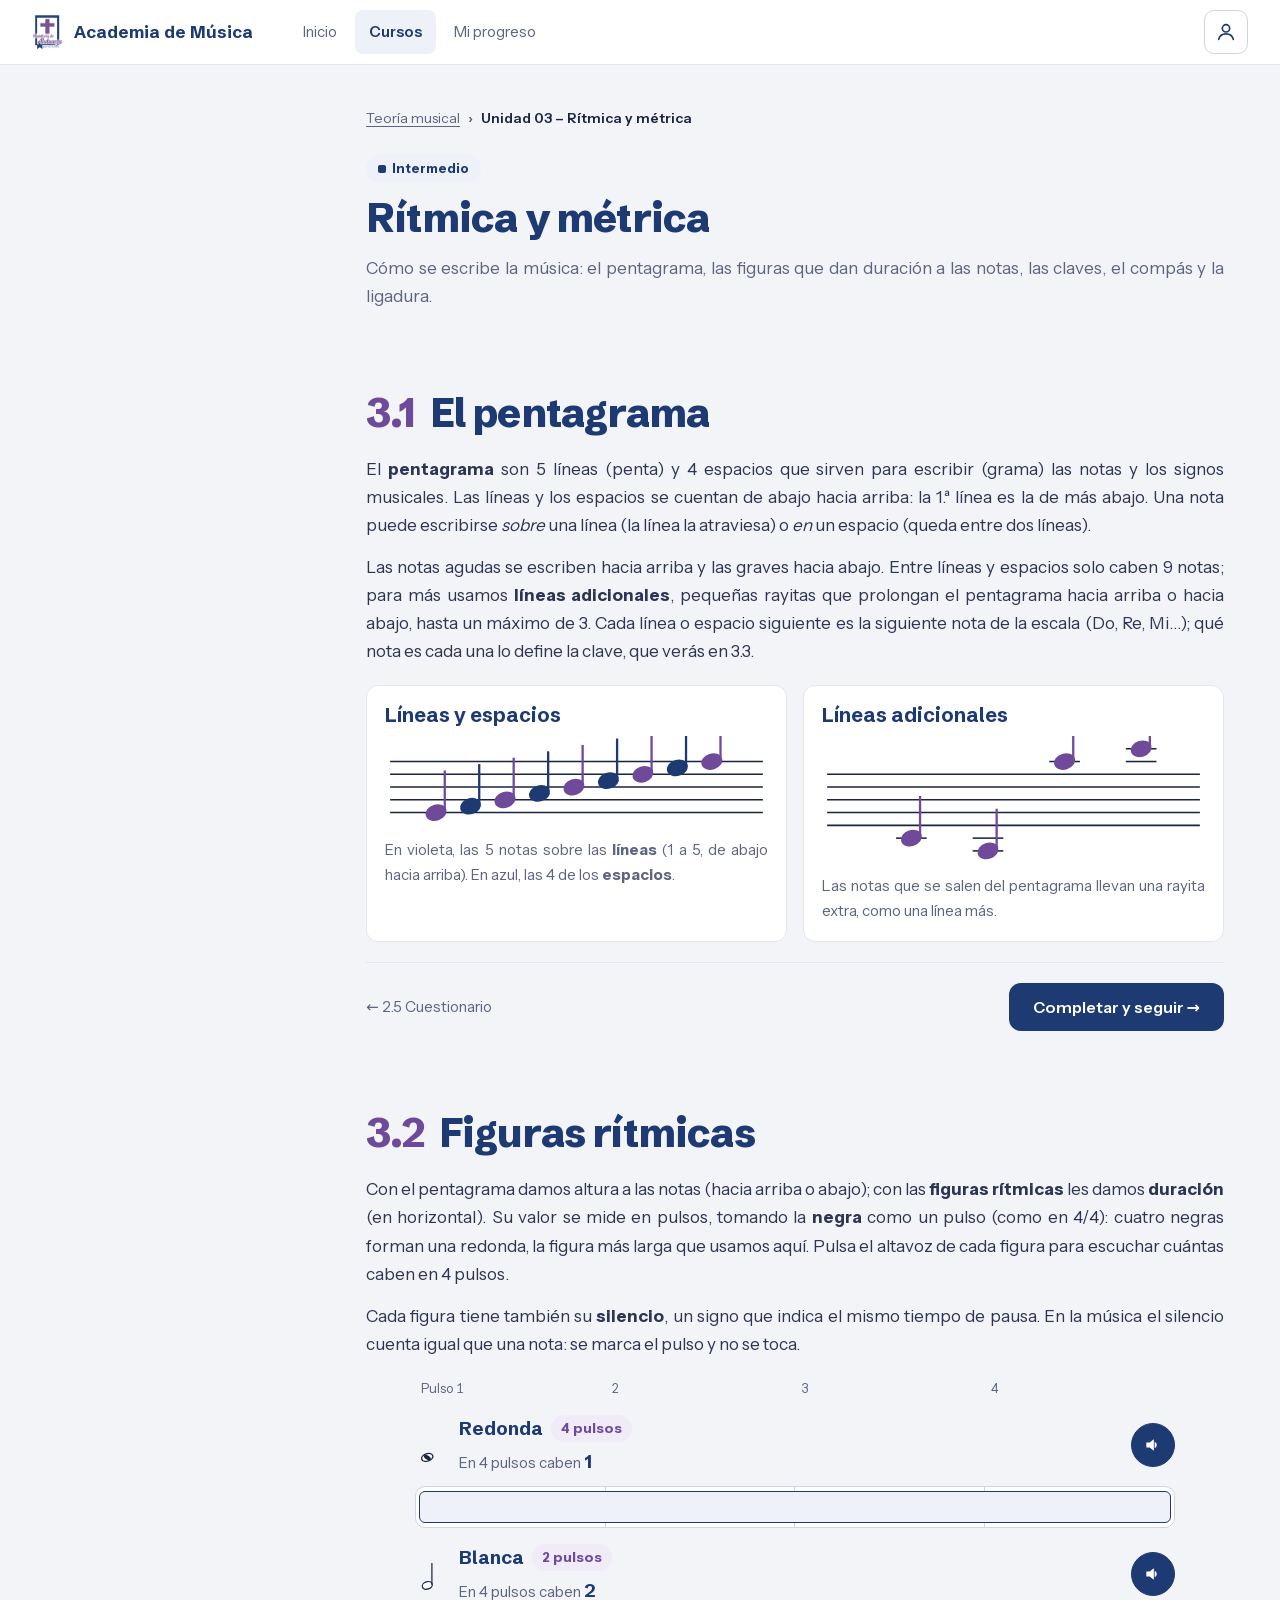
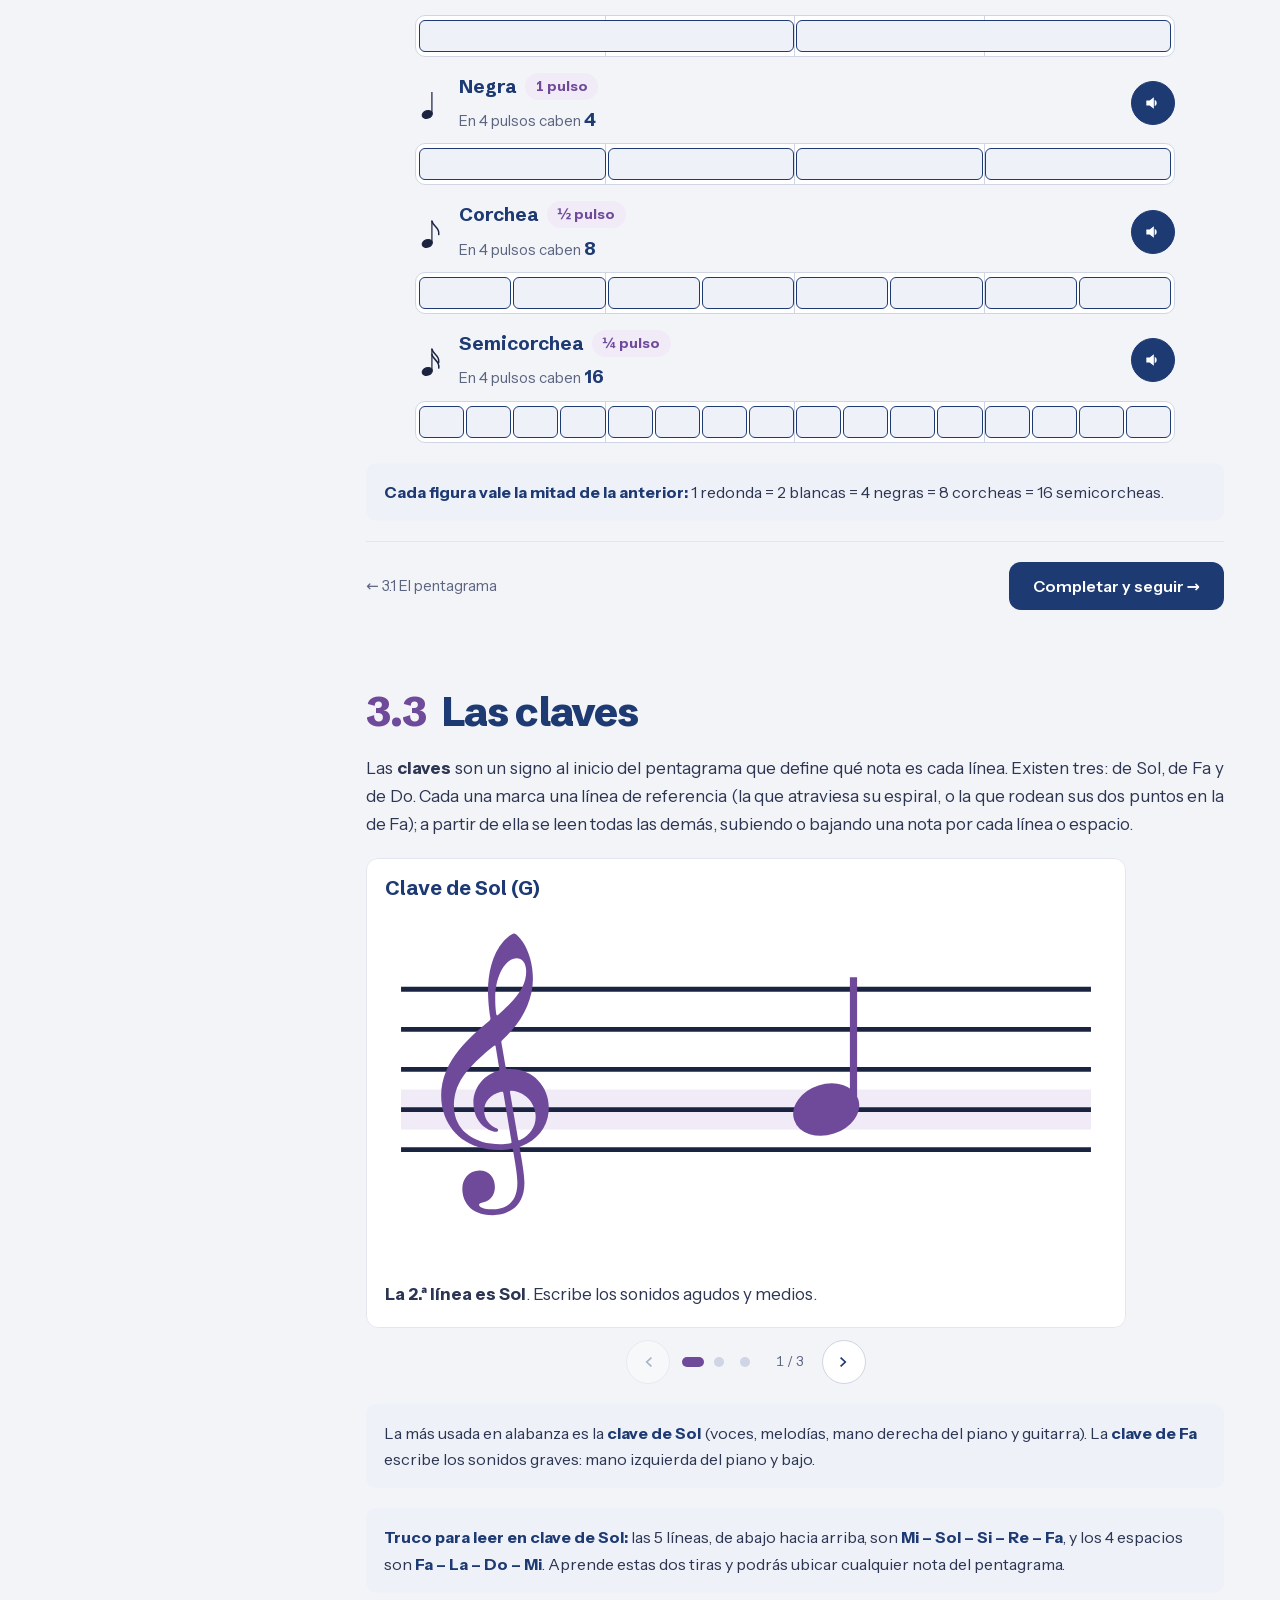
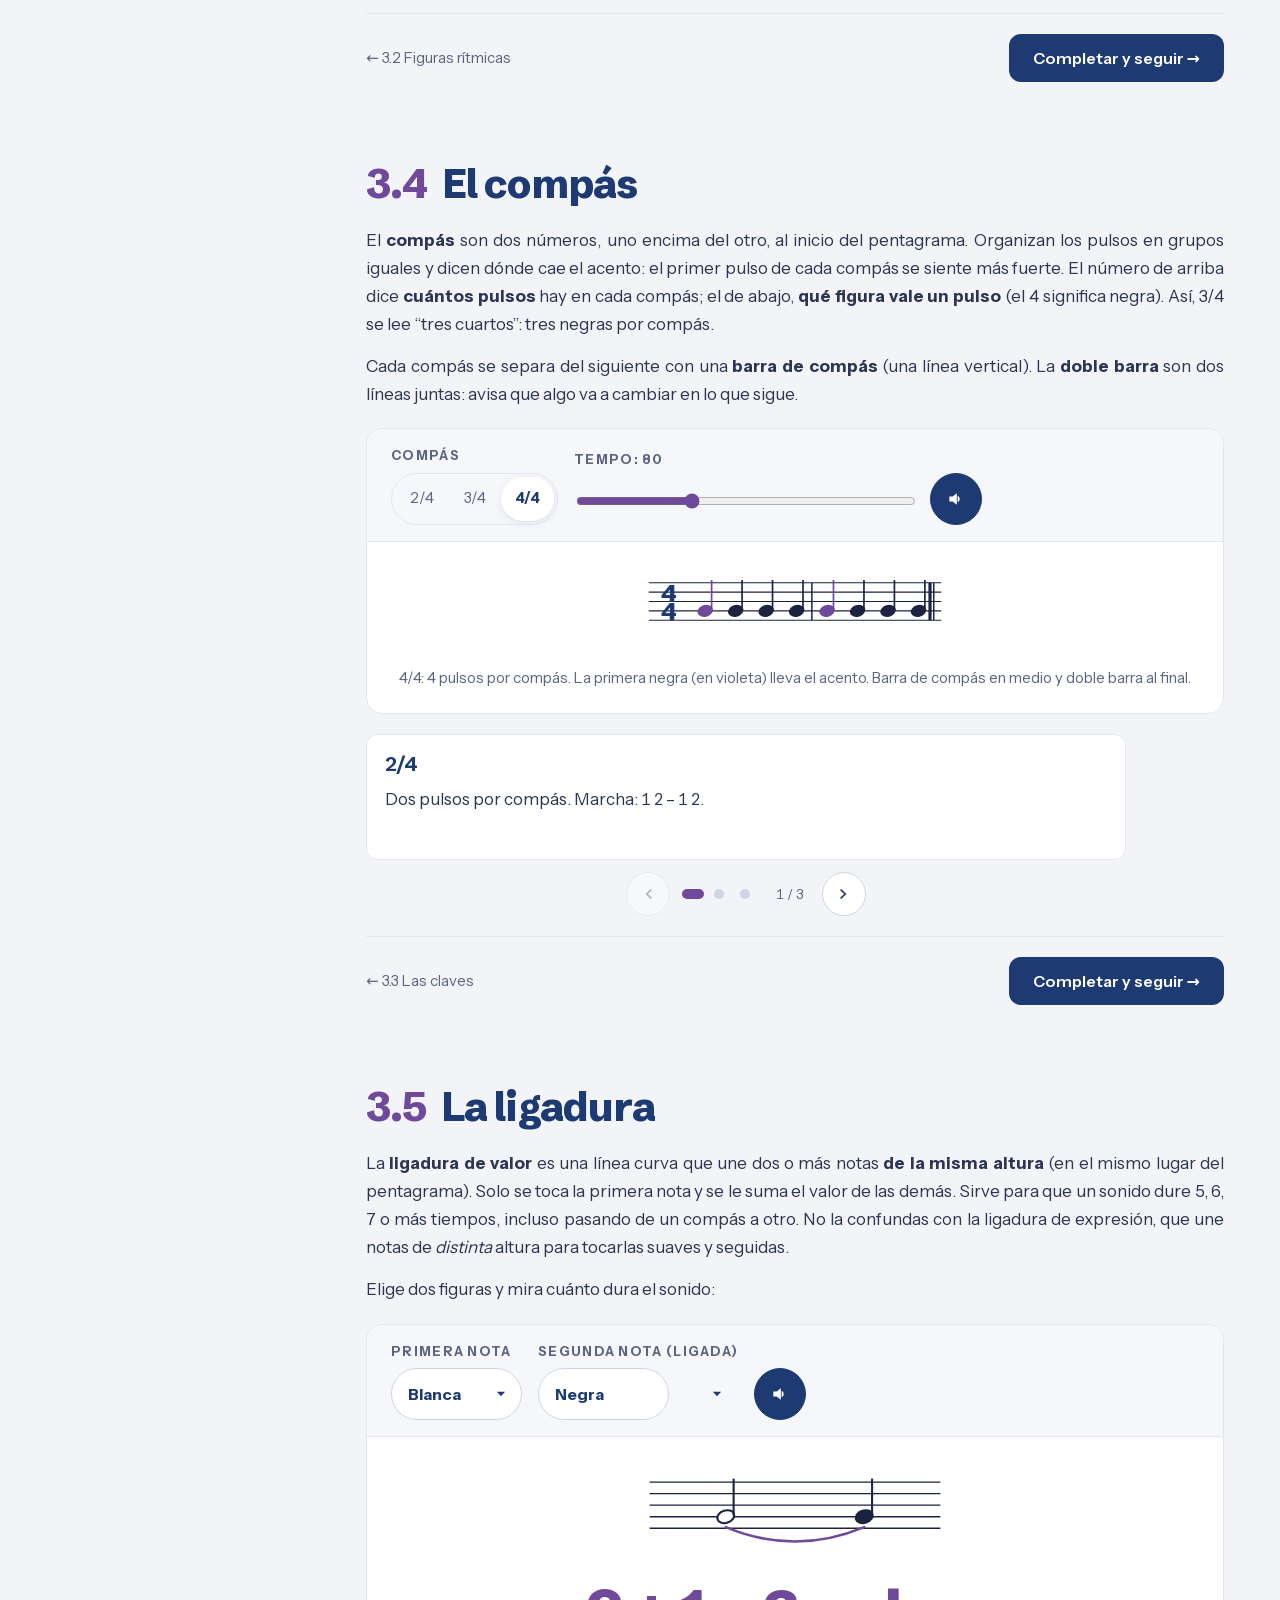
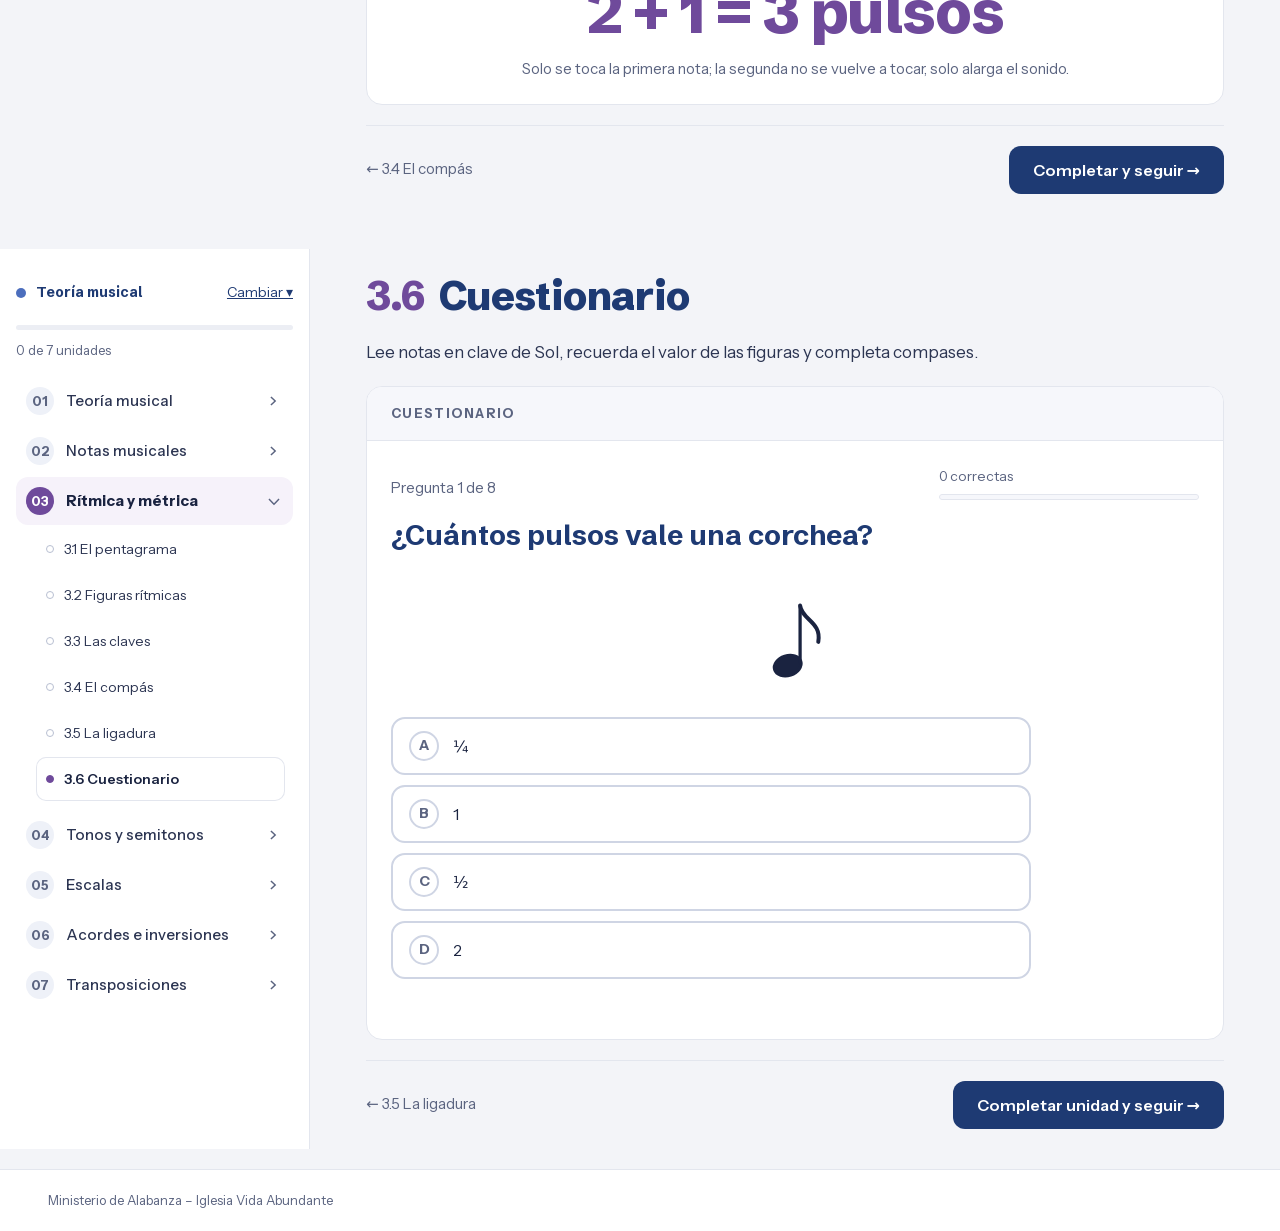
<file: academy/unidad-03-ritmica-y-metrica.html>
<!doctype html>
<html lang="es">
<head>
<meta charset="utf-8">
<script>try{var t=localStorage.getItem("av-tema");if(t==="claro")document.documentElement.dataset.theme="light";else if(t==="oscuro")document.documentElement.dataset.theme="dark";var f=localStorage.getItem("av-fuente");if(f)document.documentElement.dataset.fuente=f;if(localStorage.getItem("av-alinear")==="izquierda")document.documentElement.dataset.alinear="izquierda"}catch(e){}</script>
<meta name="viewport" content="width=device-width, initial-scale=1, viewport-fit=cover">
<meta name="description" content="Academia de Música – Ministerio de Alabanza, Iglesia Vida Abundante. Unidad 03: Rítmica y métrica.">
<title>Unidad 03 – Rítmica y métrica – Academia de Música</title>
<link rel="icon" href="logo.png">
<meta property="og:title" content="Unidad 03 – Rítmica y métrica">
<meta property="og:description" content="El pentagrama, las figuras, las claves, el compás y la ligadura.">
<link rel="preload" href="fonts/instrument-sans.woff2" as="font" type="font/woff2" crossorigin>
<link rel="preload" href="fonts/schibsted-grotesk.woff2" as="font" type="font/woff2" crossorigin>
<link rel="stylesheet" href="unidad.css">
</head>
<body class="lesson">
<a class="skip" href="#pentagrama">Saltar al contenido</a>
<header class="top" id="top"></header>

<div class="page">
  <aside class="syl" id="syl" aria-label="Temario"></aside>

  <main>
    <div class="unit-intro">
      <nav class="crumbs" aria-label="Ruta de navegación"><ol id="crumbs"></ol></nav>
      <h1>Rítmica y métrica</h1>
      <p>Cómo se escribe la música: el pentagrama, las figuras que dan duración a las notas, las claves, el compás y la ligadura.</p>
    </div>

    <section id="pentagrama">
      <div class="sec-head"><span class="k">3.1</span><h2>El pentagrama</h2></div>
      <div class="prose">
        <p>El <strong>pentagrama</strong> son 5 líneas (penta) y 4 espacios que sirven para escribir (grama) las notas y los signos musicales. Las líneas y los espacios se cuentan de abajo hacia arriba: la 1.ª línea es la de más abajo. Una nota puede escribirse <em>sobre</em> una línea (la línea la atraviesa) o <em>en</em> un espacio (queda entre dos líneas).</p>
        <p>Las notas agudas se escriben hacia arriba y las graves hacia abajo. Entre líneas y espacios solo caben 9 notas; para más usamos <strong>líneas adicionales</strong>, pequeñas rayitas que prolongan el pentagrama hacia arriba o hacia abajo, hasta un máximo de 3. Cada línea o espacio siguiente es la siguiente nota de la escala (Do, Re, Mi…); qué nota es cada una lo define la clave, que verás en 3.3.</p>
      </div>
      <div class="cards">
        <div class="card"><h3>Líneas y espacios</h3><div id="stA"></div></div>
        <div class="card"><h3>Líneas adicionales</h3><div id="stB"></div><p class="cap">Las notas que se salen del pentagrama llevan una rayita extra, como una línea más.</p></div>
      </div>
    </section>

    <section id="figuras">
      <div class="sec-head"><span class="k">3.2</span><h2>Figuras rítmicas</h2></div>
      <div class="prose">
        <p>Con el pentagrama damos altura a las notas (hacia arriba o abajo); con las <strong>figuras rítmicas</strong> les damos <strong>duración</strong> (en horizontal). Su valor se mide en pulsos, tomando la <strong>negra</strong> como un pulso (como en 4/4): cuatro negras forman una redonda, la figura más larga que usamos aquí. Pulsa el altavoz de cada figura para escuchar cuántas caben en 4 pulsos.</p>
        <p>Cada figura tiene también su <strong>silencio</strong>, un signo que indica el mismo tiempo de pausa. En la música el silencio cuenta igual que una nota: se marca el pulso y no se toca.</p>
      </div>
      <div class="figs" id="figs"></div>
      <div class="note"><b>Cada figura vale la mitad de la anterior:</b> 1 redonda = 2 blancas = 4 negras = 8 corcheas = 16 semicorcheas.</div>
    </section>

    <section id="claves">
      <div class="sec-head"><span class="k">3.3</span><h2>Las claves</h2></div>
      <div class="prose"><p>Las <strong>claves</strong> son un signo al inicio del pentagrama que define qué nota es cada línea. Existen tres: de Sol, de Fa y de Do. Cada una marca una línea de referencia (la que atraviesa su espiral, o la que rodean sus dos puntos en la de Fa); a partir de ella se leen todas las demás, subiendo o bajando una nota por cada línea o espacio.</p></div>
      <div class="cards" id="clefs" data-carousel="Las tres claves"></div>
      <div class="note">La más usada en alabanza es la <b>clave de Sol</b> (voces, melodías, mano derecha del piano y guitarra). La <b>clave de Fa</b> escribe los sonidos graves: mano izquierda del piano y bajo.</div>
      <div class="note"><b>Truco para leer en clave de Sol:</b> las 5 líneas, de abajo hacia arriba, son <b>Mi – Sol – Si – Re – Fa</b>, y los 4 espacios son <b>Fa – La – Do – Mi</b>. Aprende estas dos tiras y podrás ubicar cualquier nota del pentagrama.</div>
    </section>

    <section id="compas">
      <div class="sec-head"><span class="k">3.4</span><h2>El compás</h2></div>
      <div class="prose">
        <p>El <strong>compás</strong> son dos números, uno encima del otro, al inicio del pentagrama. Organizan los pulsos en grupos iguales y dicen dónde cae el acento: el primer pulso de cada compás se siente más fuerte. El número de arriba dice <strong>cuántos pulsos</strong> hay en cada compás; el de abajo, <strong>qué figura vale un pulso</strong> (el 4 significa negra). Así, 3/4 se lee “tres cuartos”: tres negras por compás.</p>
        <p>Cada compás se separa del siguiente con una <strong>barra de compás</strong> (una línea vertical). La <strong>doble barra</strong> son dos líneas juntas: avisa que algo va a cambiar en lo que sigue.</p>
      </div>
      <div class="panel">
        <div class="pbar">
          <div class="field"><span class="lbl">Compás</span><div class="seg" id="msSeg" role="group" aria-label="Compás"><button type="button" data-n="2" aria-pressed="false">2/4</button><button type="button" data-n="3" aria-pressed="false">3/4</button><button type="button" data-n="4" aria-pressed="true">4/4</button></div></div>
          <div class="field grow"><label class="lbl" for="mbpm">Tempo: <span id="mbpmOut">80</span></label><input class="range" type="range" id="mbpm" min="50" max="140" value="80"></div>
          <button type="button" class="ibtn solid" id="mgo" data-toggle aria-pressed="false" aria-label="Escuchar el compás" title="Escuchar el compás"><svg class="i" viewBox="0 0 24 24" aria-hidden="true"><path d="M4 9v6h4l5 4V5L8 9H4zm12.5 3a4.5 4.5 0 0 0-2.5-4v8a4.5 4.5 0 0 0 2.5-4z"/></svg></button>
        </div>
        <div class="pin"><div id="mstaff" class="qvis" style="max-width:560px"></div><p class="cap" id="mcap"></p></div>
      </div>
      <div class="cards" data-carousel="Compases más comunes">
        <div class="card"><h3>2/4</h3><p>Dos pulsos por compás. Marcha: <span class="mono">1 2 – 1 2</span>.</p></div>
        <div class="card"><h3>3/4</h3><p>Tres pulsos, con gran acento en el primero: el vals, <span class="mono">1 2 3 – 1 2 3</span>.</p></div>
        <div class="card"><h3>4/4</h3><p>Cuatro pulsos, con el primero más fuerte y un acento suave en el tercero. Es el compás del pop, el rock y la mayoría de las canciones de alabanza. También se escribe con una <b>C</b>.</p></div>
      </div>
    </section>

    <section id="ligadura">
      <div class="sec-head"><span class="k">3.5</span><h2>La ligadura</h2></div>
      <div class="prose">
        <p>La <strong>ligadura de valor</strong> es una línea curva que une dos o más notas <strong>de la misma altura</strong> (en el mismo lugar del pentagrama). Solo se toca la primera nota y se le suma el valor de las demás. Sirve para que un sonido dure 5, 6, 7 o más tiempos, incluso pasando de un compás a otro. No la confundas con la ligadura de expresión, que une notas de <em>distinta</em> altura para tocarlas suaves y seguidas.</p>
        <p>Elige dos figuras y mira cuánto dura el sonido:</p>
      </div>
      <div class="panel">
        <div class="pbar">
          <div class="field"><label class="lbl" for="fa">Primera nota</label><span class="select"><select id="fa"></select><svg viewBox="0 0 24 24" aria-hidden="true"><path d="M5 8l7 8 7-8z"/></svg></span></div>
          <div class="field"><label class="lbl" for="fb">Segunda nota (ligada)</label><span class="select"><select id="fb"></select><svg viewBox="0 0 24 24" aria-hidden="true"><path d="M5 8l7 8 7-8z"/></svg></span></div>
          <button type="button" class="ibtn solid" id="tgo" aria-label="Escuchar la ligadura" title="Escuchar la ligadura"><svg class="i" viewBox="0 0 24 24" aria-hidden="true"><path d="M4 9v6h4l5 4V5L8 9H4zm12.5 3a4.5 4.5 0 0 0-2.5-4v8a4.5 4.5 0 0 0 2.5-4z"/></svg></button>
        </div>
        <div class="pin"><div id="tie" class="qvis" style="max-width:420px"></div><div class="big" id="tsum" aria-live="polite"></div><p class="cap" id="tcap"></p></div>
      </div>
    </section>

    <section id="practica">
      <div class="sec-head"><span class="k">3.6</span><h2>Cuestionario</h2></div>
      <p class="prose">Lee notas en clave de Sol, recuerda el valor de las figuras y completa compases.</p>
      <div id="quiz"></div>
    </section>
  </main>
</div>


<footer>
  <div class="wrap">Ministerio de Alabanza – Iglesia Vida Abundante</div>
</footer>

<script src="curso.js"></script>
<script src="unidad.js"></script>
<script>
(function(){
const {$,svgEl,keyboard,actx,note,playSet,stopAll,out,mcq,keyQuiz,shuffle,pick,rnd,R12S,store,metro,ICON_SPK}=U;

const NS=['E','F','G','A','B','C','D'];
const ESN={C:'Do',D:'Re',E:'Mi',F:'Fa',G:'Sol',A:'La',B:'Si'};
const yOf=s=>60-s*5;
const INK='var(--ink)',VIO='var(--violet)';
/* Claves dibujadas con los trazos de Bravura (SMuFL, licencia SIL OFL 1.1): origen en la línea de referencia, 1000 unidades = 4 espacios */
const CLEF={G:'M376-415C374-427 376-428 382-434C398-449 419-470 438-491C522-583 572-702 572-815C572-902 548-988 507-1048C492-1070 466-1098 455-1098C441-1098 410-1072 390-1050C316-968 292-843 292-739C292-681 299-616 306-575C308-563 309-561 297-551C233-498 164-437 112-373C43-287 0-194 0-87C0 87 119 252 364 252C387 252 413 250 433 246C444 244 446 243 448 255C460 322 475 409 475 456C475 604 375 622 316 622C262 622 236 606 236 593C236 586 245 583 268 576C299 567 335 540 335 482C335 427 300 380 239 380C172 380 132 433 132 495C132 560 171 658 322 658C389 658 519 628 519 458C519 401 501 306 490 244C488 232 489 233 503 227C604 187 671 102 671-11C671-139 577-252 430-252C404-252 404-252 401-270ZM470-943C503-943 530-916 530-861C530-792 497-728 419-650C403-634 379-611 356-591C349-585 345-586 343-599C339-625 337-659 337-691C337-847 409-943 470-943ZM361-262C364-243 364-244 346-238C258-208 201-129 201-44C201 46 248 110 316 133C324 136 336 139 343 139C351 139 355 134 355 128C355 121 347 118 340 115C298 97 268 54 268 8C268-49 307-92 368-109C384-113 386-112 388-101L438 197C440 208 439 208 424 211C408 214 388 216 368 216C193 216 80 119 80-20C80-79 90-158 173-252C233-319 279-356 326-394C336-402 338-401 340-390ZM430-103C428-115 429-118 441-117C522-110 589-42 589 46C589 109 551 160 495 188C483 194 481 194 479 182Z',F:'M252-262C78-262 0-135 0-39C0 41 42 110 123 110C186 110 229 66 229 4C229-60 182-100 133-100C106-100 96-93 83-93C70-93 67-101 67-111C67-151 127-224 229-224C335-224 381-120 381 37C381 140 359 260 297 356C237 449 134 534 10 605C1 610-5 615-5 623C-5 629-1 635 8 635C13 635 19 633 25 630C158 565 286 489 392 375C479 281 531 159 531 28C531-146 425-262 252-262ZM629-180C598-180 574-156 574-125C574-94 598-70 629-70C660-70 684-94 684-125C684-156 660-180 629-180ZM630 71C599 71 576 94 576 125C576 156 599 179 630 179C661 179 684 156 684 125C684 94 661 71 630 71Z',C:'M230-482C230-496 223-503 209-503L208-503C194-503 187-496 187-482L187 482C187 496 194 503 208 503L209 503C223 503 230 496 230 482L230 44C230 36 235 37 239 38C265 45 307 71 328 184C331 200 337 209 347 209C358 209 363 199 368 182C381 138 404 89 475 89C540 89 558 153 558 284C558 415 535 474 452 474C430 474 410 471 394 466C377 461 367 454 367 447C367 442 383 436 394 432C414 425 434 405 434 367C434 323 405 298 366 298C323 298 289 327 289 380C289 443 344 506 463 506C627 506 699 391 699 287C699 149 623 53 490 53C461 53 442 58 429 62C424 64 418 65 413 65C409 65 404 64 400 61C386 52 364 20 364 0C364-20 386-52 400-61C404-64 409-65 413-65C418-65 424-64 429-62C442-58 461-53 490-53C623-53 699-149 699-287C699-391 627-506 463-506C344-506 289-443 289-380C289-327 323-298 366-298C405-298 434-323 434-367C434-405 414-425 394-432C383-436 367-442 367-447C367-454 377-461 394-466C410-471 430-474 452-474C535-474 558-415 558-284C558-153 540-89 475-89C404-89 381-138 368-182C363-199 358-209 347-209C337-209 331-200 328-184C307-71 265-45 239-38C235-37 230-36 230-44ZM21-503C7-503 0-496 0-482L0 482C0 496 7 503 21 503L107 503C121 503 128 496 128 482L128-482C128-496 121-503 107-503Z'};
const clef=(s,k,x,y,c)=>s.appendChild(svgEl('path',{d:CLEF[k],transform:`translate(${x} ${y}) scale(.04)`,fill:c||VIO}));
function staffSvg(w,h,label){const s=svgEl('svg',{viewBox:`0 0 ${w} ${h}`,role:'img','aria-label':label||'Pentagrama'});for(let i=0;i<5;i++)s.appendChild(svgEl('line',{x1:4,y1:20+i*10,x2:w-4,y2:20+i*10,stroke:INK,'stroke-width':1.2}));return s}
function ledger(s,x,step){const L=(y)=>s.appendChild(svgEl('line',{x1:x-12,y1:y,x2:x+12,y2:y,stroke:INK,'stroke-width':1.2}));for(let k=-2;k>=step;k-=2)L(yOf(k));for(let k=10;k<=step;k+=2)L(yOf(k))}
function figAt(s,x,y,kind,color){const c=color||INK,filled=kind!=='whole'&&kind!=='half';
  const e=svgEl('ellipse',{cx:x,cy:y,rx:kind==='whole'?8.5:7.5,ry:5.4,transform:`rotate(-18 ${x} ${y})`,fill:filled?c:'var(--bg)',stroke:c,'stroke-width':kind==='whole'?2:1.8});s.appendChild(e);
  if(kind==='whole'){s.appendChild(svgEl('ellipse',{cx:x,cy:y,rx:3,ry:5.5,transform:`rotate(-60 ${x} ${y})`,fill:c,stroke:'none'}));return}
  const sx=x+6.8;s.appendChild(svgEl('line',{x1:sx,y1:y-1,x2:sx,y2:y-33,stroke:c,'stroke-width':1.8}));
  const nf=kind==='eighth'?1:kind==='sixteenth'?2:0;for(let f=0;f<nf;f++)s.appendChild(svgEl('path',{d:`M${sx} ${y-33+f*8} c 1 8 12 9 10 20`,fill:'none',stroke:c,'stroke-width':2.2,'stroke-linecap':'round'}));return e}
const FIGS=[['whole','Redonda',4,'4'],['half','Blanca',2,'2'],['quarter','Negra',1,'1'],['eighth','Corchea',.5,'½'],['sixteenth','Semicorchea',.25,'¼']];
const figIcon=(k,w=46)=>{const s=svgEl('svg',{viewBox:'0 0 44 70',role:'img','aria-label':FIGS.find(f=>f[0]===k)[1]});s.style.width=w+'px';s.style.height='auto';figAt(s,18,52,k);return s};
/* 3.1 */
{const s=staffSvg(300,80,'Pentagrama: cinco notas sobre las líneas y cuatro en los espacios');
  for(let k=0;k<=8;k++)figAt(s,40+k*27,yOf(k),'quarter',k%2?'var(--navy)':VIO);
  $('#stA').appendChild(s);$('#stA').insertAdjacentHTML('beforeend','<p class="cap">En violeta, las 5 notas sobre las <b>líneas</b> (1 a 5, de abajo hacia arriba). En azul, las 4 de los <b>espacios</b>.</p>');
  const b=staffSvg(300,100,'Notas con líneas adicionales arriba y abajo');b.setAttribute('viewBox','0 -10 300 100');[[70,-2],[130,-4],[190,10],[250,12]].forEach(([x,st])=>{ledger(b,x,st);figAt(b,x,yOf(st),'quarter',VIO)});$('#stB').appendChild(b)}
/* 3.2 */
{const fg=$('#figs');fg.innerHTML='<div class="grid4 ruler" aria-hidden="true"><span>Pulso 1</span><span>2</span><span>3</span><span>4</span></div>';
  FIGS.forEach(([k,n,v,t])=>{const cnt=4/v,it=document.createElement('div');it.className='fig';
    it.innerHTML=`<div class="fig-h"><span class="fig-ic"></span><div class="fig-t"><div><b>${n}</b><span class="pill">${t} ${v>1?'pulsos':'pulso'}</span></div><span class="cap">En 4 pulsos caben <b>${cnt}</b></span></div><button type="button" class="ibtn solid" data-fig="${k}" aria-label="Escuchar ${n}" title="Escuchar ${n}">${ICON_SPK}</button></div><div class="grid4 g" role="img" aria-label="${cnt} ${cnt===1?'figura cabe':'figuras caben'} en la cuadrícula de 4 pulsos"><div class="bk">${Array(cnt).fill(`<i style="flex:0 0 ${100/cnt}%"></i>`).join('')}</div><span></span><span></span><span></span><span></span></div>`;
    it.querySelector('.fig-ic').appendChild(figIcon(k,30));fg.appendChild(it)});
  fg.querySelectorAll('[data-fig]').forEach(b=>b.onclick=()=>{const c=actx();if(!c)return;stopAll();const v=FIGS.find(f=>f[0]===b.dataset.fig)[2],beat=60/90,t=c.currentTime+.05,cnt=4/v,bl=[...b.closest('.fig').querySelectorAll('.bk i')],T=[];
    for(let i=0;i<cnt;i++){note(19,t+i*v*beat,Math.max(.25,v*beat*.95),.3);T.push(setTimeout(()=>{bl.forEach(x=>x.classList.remove('on'));bl[i].classList.add('on')},(i*v*beat+.05)*1000))}
    b._end=()=>{T.forEach(clearTimeout);bl.forEach(x=>x.classList.remove('on'))}})}
/* 3.3 */
{const C=[['Sol','G',2,'La 2.ª línea es Sol','Escribe los sonidos agudos y medios.'],['Fa','F',4,'La 4.ª línea es Fa','Escribe los sonidos graves.'],['Do','C',3,'La 3.ª línea es Do','Se usa menos; el Do central queda en la línea de referencia.']];
  C.forEach(([n,l,line,t1,t2])=>{const d=document.createElement('div');d.className='card';d.innerHTML=`<h3>Clave de ${n} (${l})</h3>`;const s=staffSvg(180,90,`Clave de ${n}: la línea ${line} es ${n}`);const y=60-(line-1)*10;
    s.appendChild(svgEl('rect',{x:4,y:y-5,width:172,height:10,fill:'var(--violet-soft)'}));s.insertBefore(s.lastChild,s.firstChild);
    clef(s,l,14,y);figAt(s,110,y,'quarter',VIO);
    d.appendChild(s);d.insertAdjacentHTML('beforeend',`<p><b>${t1.replace('La ','La ')}</b>. ${t2}</p>`);$('#clefs').appendChild(d)})}
/* 3.4 */
const setM=on=>U.setPlaying($('#mgo'),on);
let N=4;const mb=$('#mbpm');
function drawMeasure(){const w=320,s=staffSvg(w,92,`Compás de ${N} por 4: ${N} negras por compás`);const T=(y,t)=>s.appendChild(svgEl('text',{x:26,y,'font-size':26,'font-family':'var(--f-display)','font-weight':800,'text-anchor':'middle',fill:'var(--navy)'},t));T(40,String(N));T(60,'4');
  const bar=(x,wd)=>s.appendChild(svgEl('line',{x1:x,y1:20,x2:x,y2:60,stroke:INK,'stroke-width':wd}));
  const x0=48,len=(w-48-12)/2;[0,1].forEach(m=>{for(let i=0;i<N;i++){const g=svgEl('g',{class:'nb','data-i':i});figAt(g,x0+m*len+(i+.5)*(len/N),yOf(2),'quarter',i===0?VIO:INK);s.appendChild(g)}});
  bar(x0+len,1.6);bar(w-12,1.6);bar(w-16,3.4);$('#mstaff').innerHTML='';$('#mstaff').appendChild(s);
  $('#mcap').textContent=`${N}/4: ${N} pulsos por compás. La primera negra (en violeta) lleva el acento. Barra de compás en medio y doble barra al final.`}
const mt=metro({bpm:()=>+mb.value,beats:()=>N,onBeat:i=>document.querySelectorAll('#mstaff .nb').forEach(g=>g.style.opacity=(+g.dataset.i===i)?1:.3)});
function mstop(){mt.stop();setM(false);document.querySelectorAll('#mstaff .nb').forEach(g=>g.style.opacity=1)}
document.querySelectorAll('#msSeg button').forEach(b=>b.onclick=()=>{N=+b.dataset.n;document.querySelectorAll('#msSeg button').forEach(x=>x.setAttribute('aria-pressed',x===b));if(mt.on)mstop();drawMeasure()});
mb.oninput=()=>$('#mbpmOut').textContent=mb.value;
$('#mgo').onclick=()=>{if(mt.on)mstop();else{mt.start();setM(true)}};drawMeasure();
/* 3.5 */
const fa=$('#fa'),fb=$('#fb');[fa,fb].forEach((s,j)=>FIGS.slice(0,4).forEach(([k,n,v])=>{const o=document.createElement('option');o.value=k;o.textContent=n;s.appendChild(o)}));fa.value='half';fb.value='quarter';
const val=k=>FIGS.find(f=>f[0]===k)[2],fmt=v=>({.5:'½',.25:'¼',.75:'¾',1.5:'1½',2.5:'2½',3.5:'3½'}[v]||String(v));
function drawTie(){const s=svgEl('svg',{viewBox:'0 0 260 92',role:'img','aria-label':'Dos notas de la misma altura unidas por una ligadura'});for(let i=0;i<5;i++)s.appendChild(svgEl('line',{x1:4,y1:20+i*10,x2:256,y2:20+i*10,stroke:INK,'stroke-width':1.2}));
  const y=yOf(2);figAt(s,70,y,fa.value);figAt(s,190,y,fb.value);s.appendChild(svgEl('path',{d:`M70 ${y+9} Q130 ${y+34} 190 ${y+9}`,fill:'none',stroke:VIO,'stroke-width':2.2,'stroke-linecap':'round'}));
  $('#tie').innerHTML='';$('#tie').appendChild(s);const tot=val(fa.value)+val(fb.value);$('#tsum').textContent=`${fmt(val(fa.value))} + ${fmt(val(fb.value))} = ${fmt(tot)} ${tot===1?'pulso':'pulsos'}`;
  $('#tcap').textContent='Solo se toca la primera nota; la segunda no se vuelve a tocar, solo alarga el sonido.'}
fa.onchange=fb.onchange=drawTie;
$('#tgo').onclick=()=>{const c=actx();if(!c)return;stopAll();const tot=val(fa.value)+val(fb.value);note(19,c.currentTime+.05,tot*60/90,.32)};drawTie();
/* Práctica */
const nm1=v=>FIGS.find(f=>f[2]===v)[1];
function noteQ(){const st=rnd(-2,10),L=NS[((st%7)+7)%7];return{q:'¿Qué nota es? (clave de Sol)',vis:()=>{const s=staffSvg(170,100,'Una nota en clave de Sol');s.setAttribute('viewBox','0 -10 170 100');clef(s,'G',12,50);ledger(s,100,st);figAt(s,100,yOf(st),'quarter');return s},
    opts:pick(Object.keys(ESN).filter(x=>x!==L),3).concat(L).map(x=>`${ESN[x]} (${x})`),ans:3,why:`Con la clave de Sol, la 2.ª línea es Sol; de ahí se cuenta. Esta nota es ${ESN[L]}.`}}
const FIGQ=()=>{const f=FIGS[rnd(0,4)];return{q:`¿Cuántos pulsos vale una <b>${f[1].toLowerCase()}</b>?`,vis:()=>figIcon(f[0],80),opts:['¼','½','1','2','4'].filter(x=>x!==f[3]).slice(0,3).concat(f[3]),ans:3,why:`${f[1]} = ${f[3]} ${f[2]>1?'pulsos':'pulso'}.`}};
const MEAS=[[4,[2,1],1],[4,[2],2],[4,[1,1],2],[3,[2],1],[3,[1],2],[2,[1],1],[4,[1,1,1],1],[2,[.5,.5],1],[3,[1,1],1]];
const measQ=()=>{const [n,g,m]=MEAS[rnd(0,MEAS.length-1)];const names=g.map(nm1);return{q:`En un compás de <b>${n}/4</b> hay ${names.join(' + ')}. ¿Qué figura falta para completarlo?`,opts:['Redonda','Blanca','Negra','Corchea'].filter(x=>x!==nm1(m)).slice(0,3).concat(nm1(m)),ans:3,why:`El compás debe sumar ${n} pulsos. ${g.map(fmt).join(' + ')} + ${fmt(m)} = ${n}.`}};
const COMP=[['¿Qué compás es el del vals?',['3/4','2/4','4/4','6/4'],'3/4 (tres pulsos, con acento en el primero).'],['En el compás 4/4, ¿qué indica el número de abajo?',['Que un pulso vale una negra','Que hay 4 compases','Que se toca fuerte','Que el tempo es 4'],'El 4 de abajo significa negra.'],['¿Qué separa un compás del siguiente?',['La barra de compás','La ligadura','La clave','El becuadro'],'La barra de compás es una línea vertical.'],['¿Para qué sirve una ligadura de valor?',['Para sumar la duración de notas de la misma altura','Para subir una nota','Para cambiar de compás','Para tocar más fuerte'],'Solo se toca la primera nota y se suman los valores.']].map(([q,o,w])=>({q,opts:o,ans:0,why:w}));
mcq({root:'#quiz',id:'av-u3',total:8,make:n=>{const q=[];for(let i=0;i<n;i++){const k=i%4;q.push(k===0?noteQ():k===1?FIGQ():k===2?measQ():pick(COMP,1)[0])}return shuffle(q)}});

document.querySelectorAll('[data-carousel]').forEach(e=>U.carousel(e,e.dataset.carousel));
U.course(3);
})();
</script>
</body>
</html>
</file>
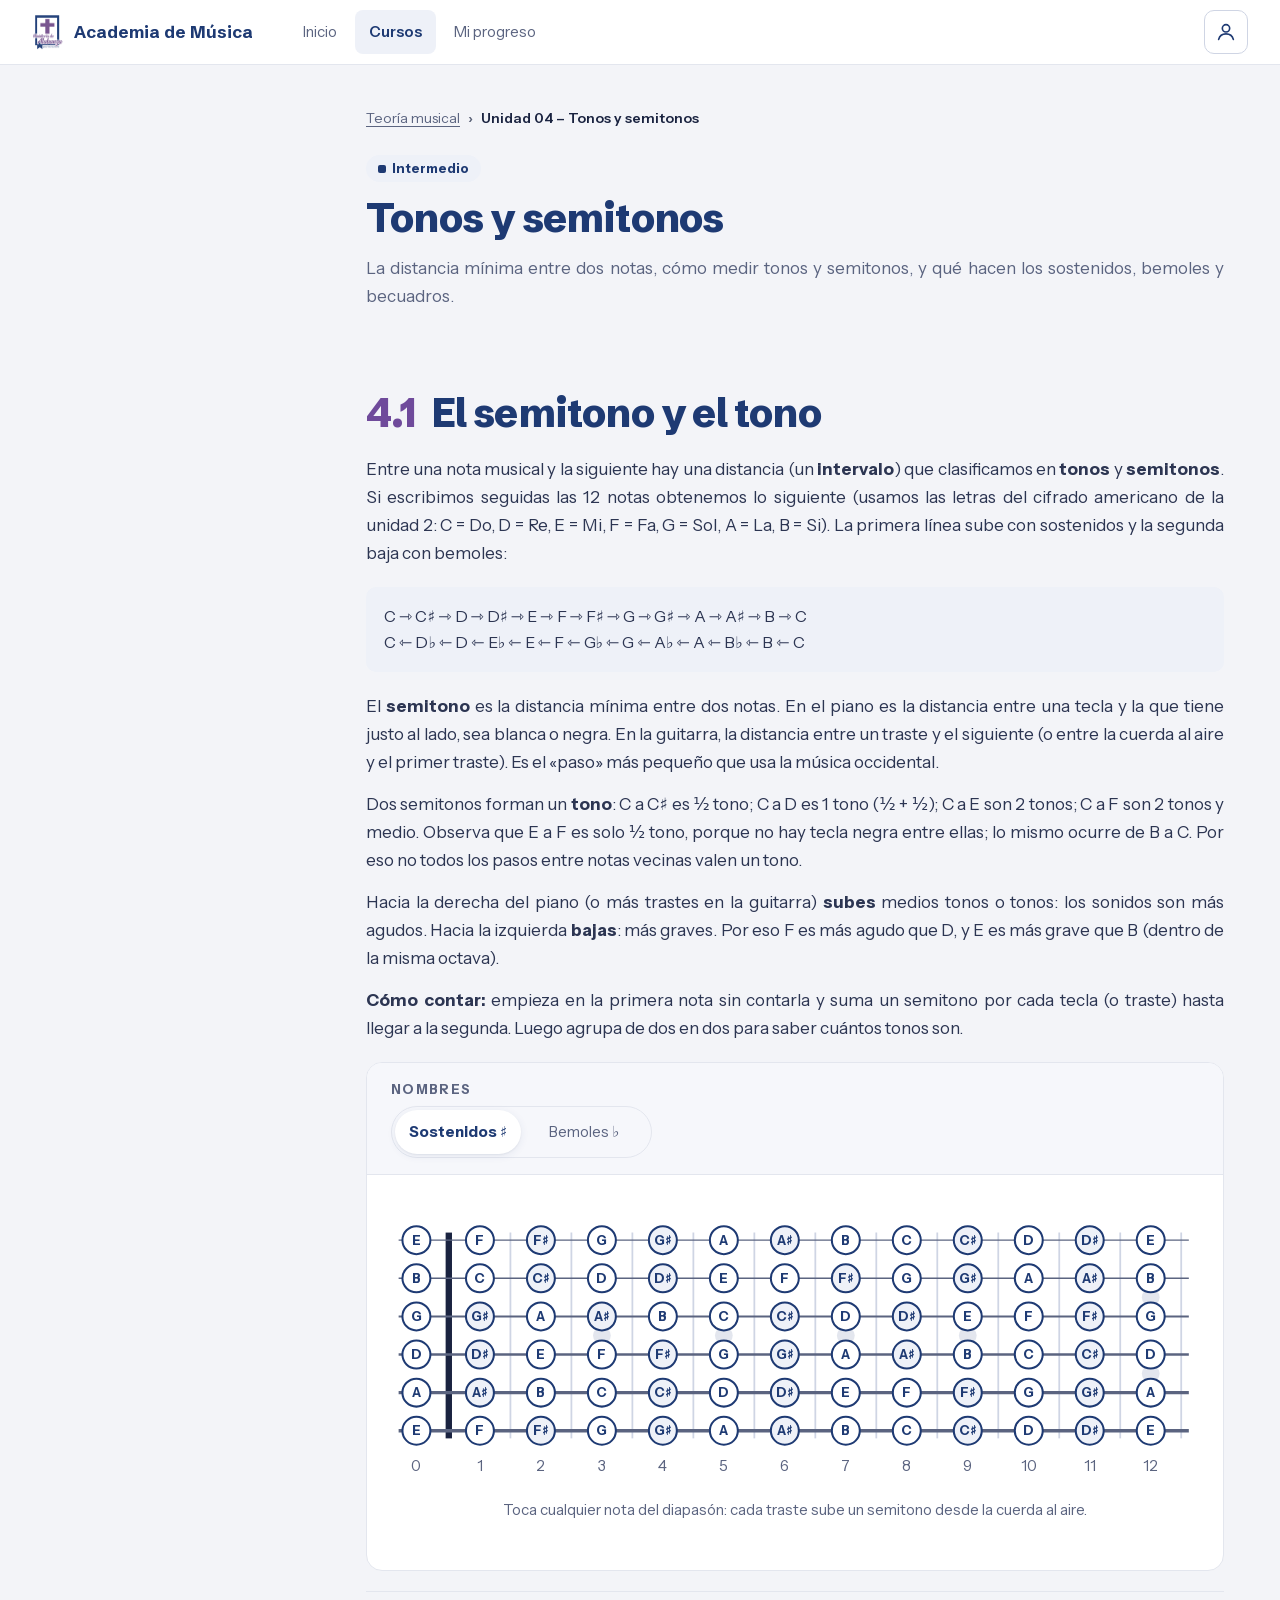
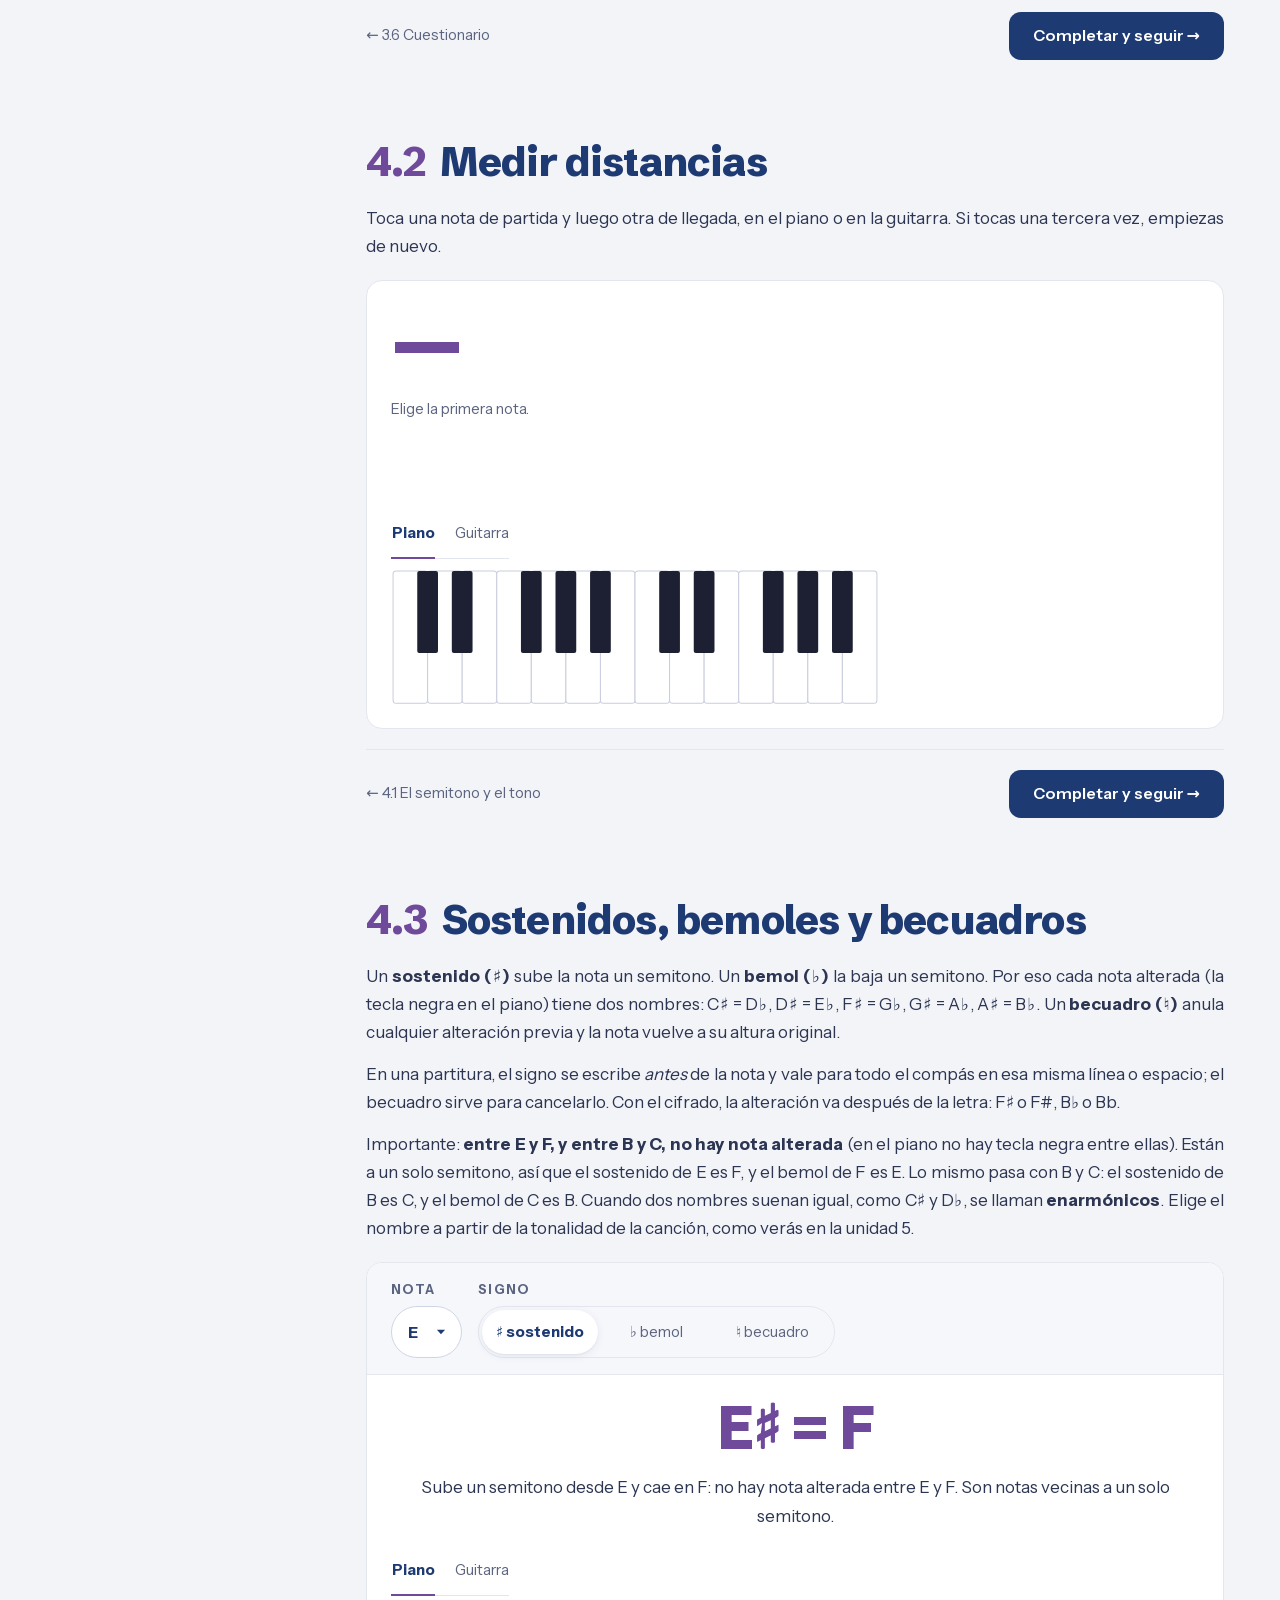
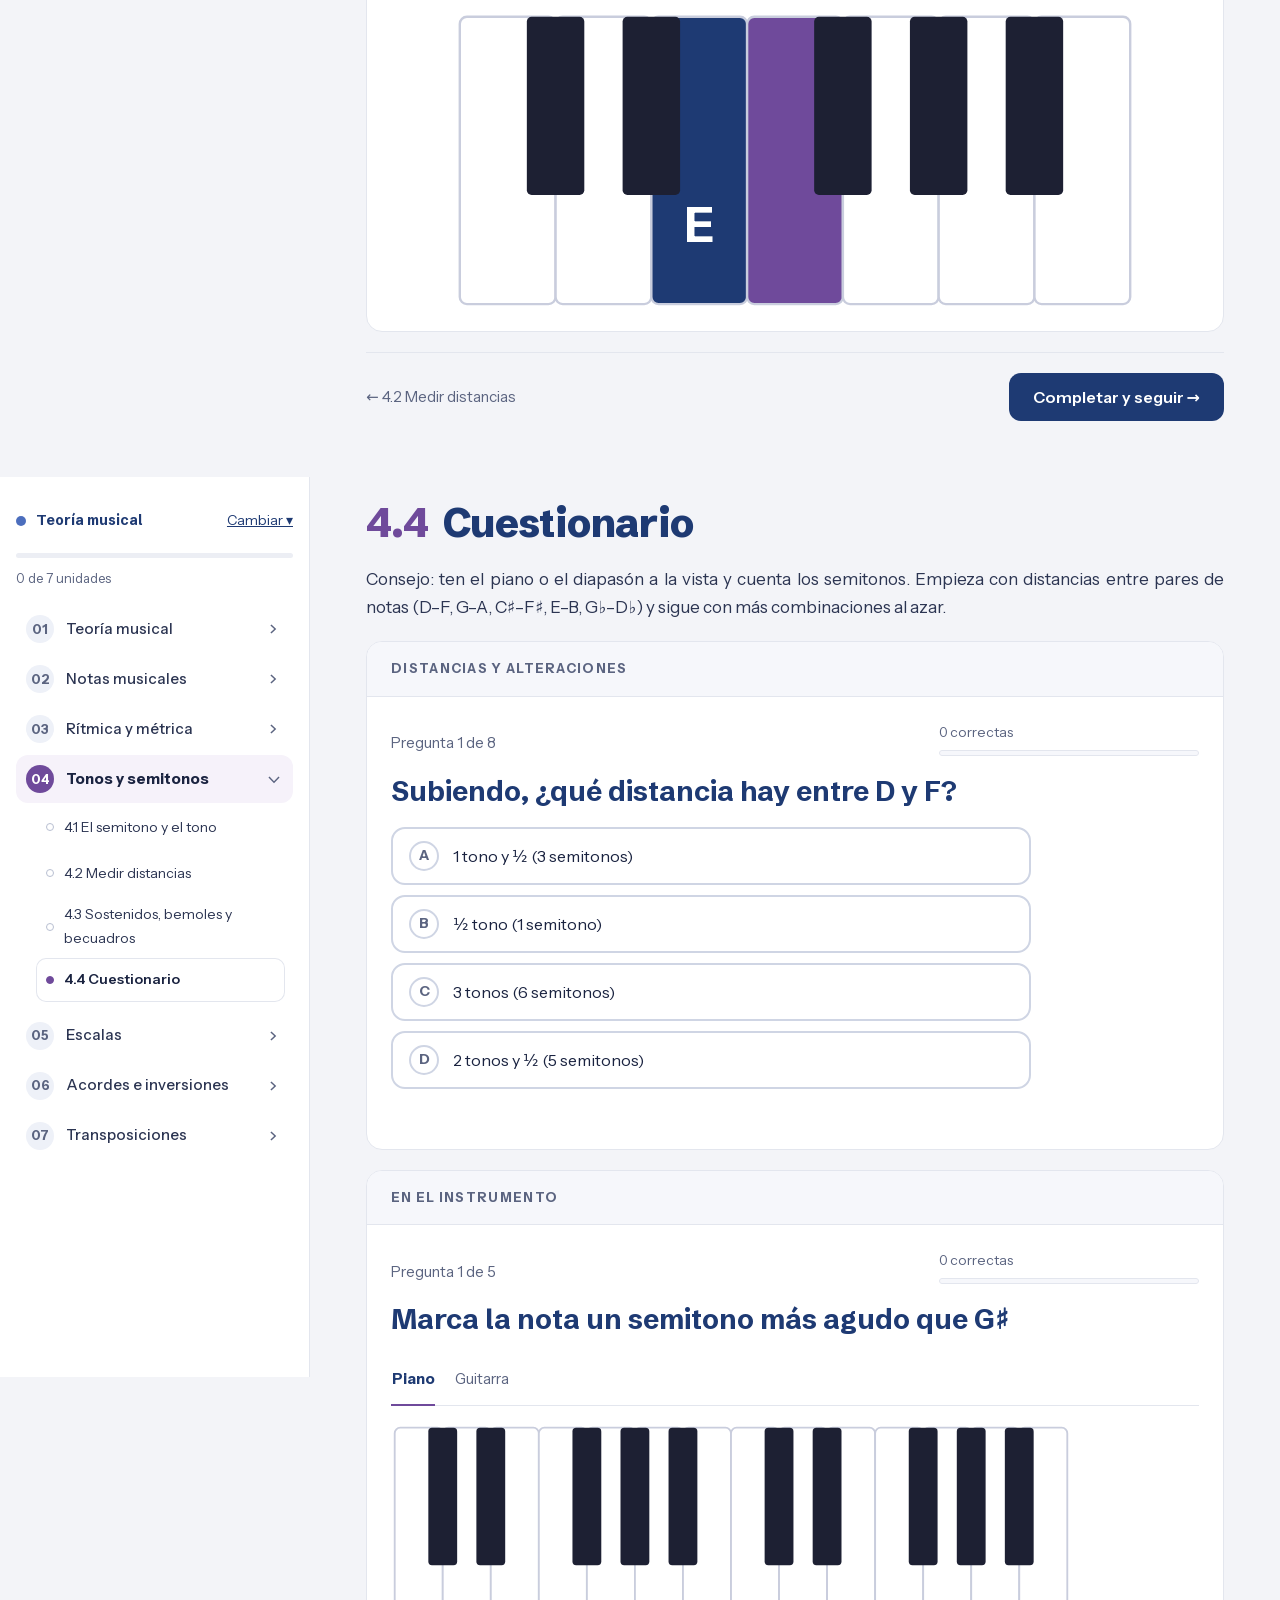
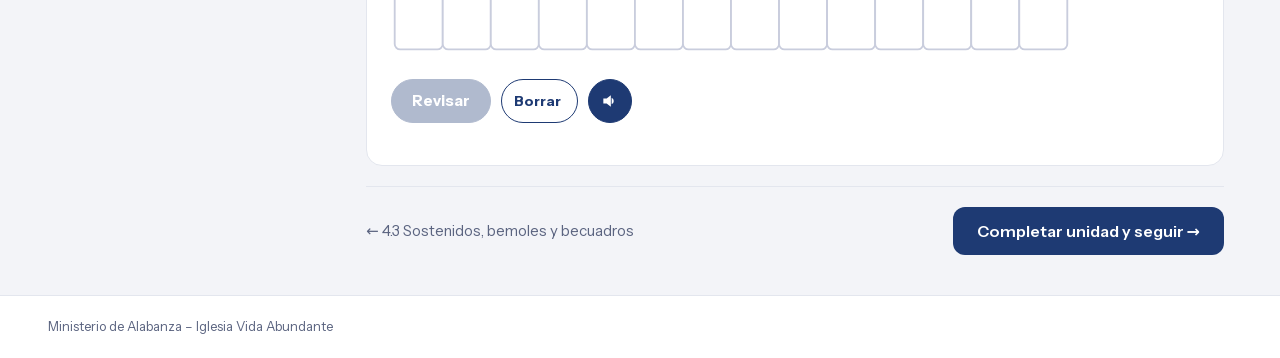
<file: academy/unidad-04-tonos-y-semitonos.html>
<!doctype html>
<html lang="es">
<head>
<meta charset="utf-8">
<script>try{var t=localStorage.getItem("av-tema");if(t==="claro")document.documentElement.dataset.theme="light";else if(t==="oscuro")document.documentElement.dataset.theme="dark";var f=localStorage.getItem("av-fuente");if(f)document.documentElement.dataset.fuente=f;if(localStorage.getItem("av-alinear")==="izquierda")document.documentElement.dataset.alinear="izquierda"}catch(e){}</script>
<meta name="viewport" content="width=device-width, initial-scale=1, viewport-fit=cover">
<meta name="description" content="Academia de Música – Ministerio de Alabanza, Iglesia Vida Abundante. Unidad 04: Tonos y semitonos.">
<title>Unidad 04 – Tonos y semitonos – Academia de Música</title>
<link rel="icon" href="logo.png">
<meta property="og:title" content="Unidad 04 – Tonos y semitonos">
<meta property="og:description" content="La distancia entre notas, sostenidos, bemoles y becuadros.">
<link rel="preload" href="fonts/instrument-sans.woff2" as="font" type="font/woff2" crossorigin>
<link rel="preload" href="fonts/schibsted-grotesk.woff2" as="font" type="font/woff2" crossorigin>
<link rel="stylesheet" href="unidad.css">
</head>
<body class="lesson">
<a class="skip" href="#semitono">Saltar al contenido</a>
<header class="top" id="top"></header>

<div class="page">
  <aside class="syl" id="syl" aria-label="Temario"></aside>

  <main>
    <div class="unit-intro">
      <nav class="crumbs" aria-label="Ruta de navegación"><ol id="crumbs"></ol></nav>
      <h1>Tonos y semitonos</h1>
      <p>La distancia mínima entre dos notas, cómo medir tonos y semitonos, y qué hacen los sostenidos, bemoles y becuadros.</p>
    </div>

    <section id="semitono">
      <div class="sec-head"><span class="k">4.1</span><h2>El semitono y el tono</h2></div>
      <div class="prose">
        <p>Entre una nota musical y la siguiente hay una distancia (un <strong>intervalo</strong>) que clasificamos en <strong>tonos</strong> y <strong>semitonos</strong>. Si escribimos seguidas las 12 notas obtenemos lo siguiente (usamos las letras del cifrado americano de la unidad 2: C = Do, D = Re, E = Mi, F = Fa, G = Sol, A = La, B = Si). La primera línea sube con sostenidos y la segunda baja con bemoles:</p>
      </div>
      <div class="note"><span class="mono">C ⇾ C♯ ⇾ D ⇾ D♯ ⇾ E ⇾ F ⇾ F♯ ⇾ G ⇾ G♯ ⇾ A ⇾ A♯ ⇾ B ⇾ C</span><br><span class="mono">C ⇽ D♭ ⇽ D ⇽ E♭ ⇽ E ⇽ F ⇽ G♭ ⇽ G ⇽ A♭ ⇽ A ⇽ B♭ ⇽ B ⇽ C</span></div>
      <div class="prose">
        <p>El <strong>semitono</strong> es la distancia mínima entre dos notas. En el piano es la distancia entre una tecla y la que tiene justo al lado, sea blanca o negra. En la guitarra, la distancia entre un traste y el siguiente (o entre la cuerda al aire y el primer traste). Es el «paso» más pequeño que usa la música occidental.</p>
        <p>Dos semitonos forman un <strong>tono</strong>: C a C♯ es ½ tono; C a D es 1 tono (½ + ½); C a E son 2 tonos; C a F son 2 tonos y medio. Observa que E a F es solo ½ tono, porque no hay tecla negra entre ellas; lo mismo ocurre de B a C. Por eso no todos los pasos entre notas vecinas valen un tono.</p>
        <p>Hacia la derecha del piano (o más trastes en la guitarra) <strong>subes</strong> medios tonos o tonos: los sonidos son más agudos. Hacia la izquierda <strong>bajas</strong>: más graves. Por eso F es más agudo que D, y E es más grave que B (dentro de la misma octava).</p>
        <p><strong>Cómo contar:</strong> empieza en la primera nota sin contarla y suma un semitono por cada tecla (o traste) hasta llegar a la segunda. Luego agrupa de dos en dos para saber cuántos tonos son.</p>
      </div>
      <div class="panel">
        <div class="pbar"><div class="field"><span class="lbl">Nombres</span><div class="seg" id="fnSeg" role="group" aria-label="Nombres de las notas"><button type="button" data-f="sharp" aria-pressed="true">Sostenidos ♯</button><button type="button" data-f="flat" aria-pressed="false">Bemoles ♭</button></div></div></div>
        <div class="pin"><div id="fbBox"></div><p class="cap" id="fbCap" aria-live="polite" style="min-height:3.3em">Toca cualquier nota del diapasón: cada traste sube un semitono desde la cuerda al aire.</p></div>
      </div>
    </section>

    <section id="distancias">
      <div class="sec-head"><span class="k">4.2</span><h2>Medir distancias</h2></div>
      <p class="prose">Toca una nota de partida y luego otra de llegada, en el piano o en la guitarra. Si tocas una tercera vez, empiezas de nuevo.</p>
      <div class="lab" id="lab">
        <div class="a-readout"><div class="sym" id="dsym" aria-live="polite">—</div><p id="dtxt" class="cap" style="min-height:6.4em">Elige la primera tecla.</p></div>
        <div class="a-viz"><div class="viz-head"><div class="tabs" role="group" aria-label="Instrumento"><button type="button" data-inst="piano" aria-pressed="true">Piano</button><button type="button" data-inst="guitar" aria-pressed="false">Guitarra</button></div></div><div class="kbd-box" id="dkb"></div><div id="dgb" hidden></div></div>
      </div>
    </section>

    <section id="alteraciones">
      <div class="sec-head"><span class="k">4.3</span><h2>Sostenidos, bemoles y becuadros</h2></div>
      <div class="prose">
        <p>Un <strong>sostenido (♯)</strong> sube la nota un semitono. Un <strong>bemol (♭)</strong> la baja un semitono. Por eso cada nota alterada (la tecla negra en el piano) tiene dos nombres: C♯ = D♭, D♯ = E♭, F♯ = G♭, G♯ = A♭, A♯ = B♭. Un <strong>becuadro (♮)</strong> anula cualquier alteración previa y la nota vuelve a su altura original.</p>
        <p>En una partitura, el signo se escribe <em>antes</em> de la nota y vale para todo el compás en esa misma línea o espacio; el becuadro sirve para cancelarlo. Con el cifrado, la alteración va después de la letra: F♯ o F#, B♭ o Bb.</p>
        <p>Importante: <strong>entre E y F, y entre B y C, no hay nota alterada</strong> (en el piano no hay tecla negra entre ellas). Están a un solo semitono, así que el sostenido de E es F, y el bemol de F es E. Lo mismo pasa con B y C: el sostenido de B es C, y el bemol de C es B. Cuando dos nombres suenan igual, como C♯ y D♭, se llaman <strong>enarmónicos</strong>. Elige el nombre a partir de la tonalidad de la canción, como verás en la unidad 5.</p>
      </div>
      <div class="panel">
        <div class="pbar">
          <div class="field"><label class="lbl" for="an">Nota</label><span class="select"><select id="an"></select><svg viewBox="0 0 24 24" aria-hidden="true"><path d="M5 8l7 8 7-8z"/></svg></span></div>
          <div class="field"><span class="lbl">Signo</span><div class="seg" id="asg" role="group" aria-label="Signo"><button type="button" data-a="1" aria-pressed="true">♯ sostenido</button><button type="button" data-a="-1" aria-pressed="false">♭ bemol</button><button type="button" data-a="0" aria-pressed="false">♮ becuadro</button></div></div>
        </div>
        <div class="pin"><div class="big" id="aout" aria-live="polite"></div><p id="atxt"></p><div class="viz-head"><div class="tabs" role="group" aria-label="Instrumento"><button type="button" data-ainst="piano" aria-pressed="true">Piano</button><button type="button" data-ainst="guitar" aria-pressed="false">Guitarra</button></div></div><div class="kbd-box" id="akb"></div><div id="agb" hidden></div></div>
      </div>
    </section>

    <section id="practica">
      <div class="sec-head"><span class="k">4.4</span><h2>Cuestionario</h2></div>
      <p class="prose">Consejo: ten el piano o el diapasón a la vista y cuenta los semitonos. Empieza con distancias entre pares de notas (D–F, G–A, C♯–F♯, E–B, G♭–D♭) y sigue con más combinaciones al azar.</p>
      <div id="q1"></div>
      <div id="q2"></div>
    </section>
  </main>
</div>


<footer>
  <div class="wrap">Ministerio de Alabanza – Iglesia Vida Abundante</div>
</footer>

<script src="curso.js"></script>
<script src="unidad.js"></script>
<script>
(function(){
const {$,svgEl,keyboard,actx,note,playSet,stopAll,out,mcq,keyQuiz,shuffle,pick,rnd,R12S,store,metro,ICON_SPK}=U;

const SH=['C','C#','D','D#','E','F','F#','G','G#','A','A#','B'],NAT=['C','D','E','F','G','A','B'],PC=n=>{const p=U.parseNote(n);return ((U.LPC[p.l]+p.a)%12+12)%12};
const sp=n=>n.replace('#','♯').replace(/b$/,'♭').replace(/^([A-G])b/,'$1♭');
const dist=s=>s===0?'0 tonos':s===1?'½ tono':s%2===0?`${s/2} ${s/2===1?'tono':'tonos'}`:`${(s-1)/2} ${(s-1)/2===1?'tono':'tonos'} y ½`;
const distFull=s=>`${dist(s)} (${s} ${s===1?'semitono':'semitonos'})`;
/* 4.1 guitarra */
let fbFlat=false;
function drawFb(){$('#fbCap').textContent='Toca cualquier nota del diapasón: cada traste sube un semitono desde la cuerda al aire.';
  U.fretboard($('#fbBox'),{flat:fbFlat,onPlay:({r,f,name})=>{$('#fbCap').textContent=`Cuerda ${r+1}, ${f===0?'al aire':'traste '+f}: ${name}. `+(f===0?'Es la nota de la cuerda sin presionar.':`Está ${f} ${f===1?'semitono':'semitonos'} (${dist(f)}) por encima de la cuerda al aire.`)}})}
document.querySelectorAll('#fnSeg button').forEach(b=>b.onclick=()=>{fbFlat=b.dataset.f==='flat';document.querySelectorAll('#fnSeg button').forEach(x=>x.setAttribute('aria-pressed',x===b));drawFb()});
drawFb();
/* 4.2 distancias */
let A=null,B=null,dInst='piano',dfb=null;
const nmOf=a=>sp(SH[((a%12)+12)%12]);
function pickD(abs){if(A==null||B!=null){A=abs;B=null}else B=abs}
function updD(){
  if(A==null){$('#dsym').textContent='—';$('#dtxt').textContent='Elige la primera nota.'}
  else if(B==null){$('#dsym').textContent=nmOf(A);$('#dtxt').textContent='Ahora elige la nota de llegada.'}
  else{const s=Math.abs(B-A);$('#dsym').textContent=distFull(s).split(' (')[0];$('#dtxt').textContent=`De ${nmOf(A)} a ${nmOf(B)}: ${s} ${s===1?'semitono':'semitonos'}, es decir ${dist(s)}. ${B>A?'Subes':B<A?'Bajas':'Es la misma nota'}${B===A?'.':' hacia '+(B>A?'los sonidos más agudos'+(dInst==='piano'?' (derecha).':'.'):'los sonidos más graves'+(dInst==='piano'?' (izquierda).':'.'))}`}}
function drawD(){
  if(dInst==='piano'){const marks=new Map();if(A!=null)marks.set(A,{label:nmOf(A),root:true});if(B!=null)marks.set(B,{label:nmOf(B),root:false});
    const svg=keyboard({octaves:2,marks,clickable:true,W:34,H:130,minKey:30,ctx:'#dkb',onKey:abs=>{const c=actx();if(c)note(abs+12,c.currentTime+.01,1.2,.3);pickD(abs);drawD()}});
    const box=$('#dkb');box.innerHTML='';box.appendChild(svg)}
  else{if(!dfb)dfb=U.fretboard($('#dgb'),{label:'Diapasón para medir distancias',onPlay:({midi})=>{pickD(midi-48);paintD();updD()}});paintD()}
  updD()}
function paintD(){if(dfb)dfb.setPicked(new Set([A,B].filter(x=>x!=null).map(x=>x+48)),A==null?null:A+48)}
document.querySelectorAll('#lab [data-inst]').forEach(b=>b.onclick=()=>{dInst=b.dataset.inst;A=B=null;document.querySelectorAll('#lab [data-inst]').forEach(x=>x.setAttribute('aria-pressed',x===b));$('#dkb').hidden=dInst!=='piano';$('#dgb').hidden=dInst!=='guitar';drawD();window.dispatchEvent(new Event('resize'))});
drawD();
/* 4.3 alteraciones */
NAT.forEach(n=>{const o=document.createElement('option');o.value=n;o.textContent=n;$('#an').appendChild(o)});$('#an').value='E';let acc=1;
let afb=null;
function drawAlt(){const n=$('#an').value,base=PC(n),pc=((base+acc)%12+12)%12,mark=acc===1?'♯':acc===-1?'♭':'♮',name=n+mark;
  const res=NAT.includes(SH[pc])?SH[pc]:null;
  $('#aout').textContent=acc===0?`${n}♮ = ${n}`:`${name} = ${res?res:sp(SH[pc])+(acc===-1?'':'')}`;
  let t;if(acc===0)t=`El becuadro anula cualquier ♯ o ♭ anterior: ${n} vuelve a su altura natural.`;
  else if(res)t=`${acc===1?'Sube':'Baja'} un semitono desde ${n} y cae en ${res}: ${acc===1?'no hay nota alterada entre '+n+' y '+res:'no hay nota alterada entre '+res+' y '+n}. Son notas vecinas a un solo semitono.`;
  else t=`${acc===1?'Sube':'Baja'} un semitono desde ${n}: es la nota alterada ${sp(SH[pc])} (tecla negra en el piano) (que también se llama ${sp(['C','Db','D','Eb','E','F','Gb','G','Ab','A','Bb','B'][pc])}).`;
  $('#atxt').textContent=t;const m=new Map([[base+(acc===0?0:acc),{label:'',root:true}]]);if(acc!==0)m.set(base,{label:sp(n),root:false});
  const svg=keyboard({octaves:1,marks:new Map([[((base+acc)%12+12)%12,{label:'',root:true}],...(acc?[[base,{label:n,root:false}]]:[])]),W:40,H:120});svg.setAttribute('aria-label',`Teclado: ${$('#aout').textContent}`);$('#akb').innerHTML='';$('#akb').appendChild(svg);if(!afb)afb=U.fretboard($('#agb'),{label:'Diapasón con la nota resultante'});afb.setPcs(new Map([[pc,{root:true}],...(acc?[[base,{root:false}]]:[])]))}
document.querySelectorAll('[data-ainst]').forEach(b=>b.onclick=()=>{const g=b.dataset.ainst==='guitar';document.querySelectorAll('[data-ainst]').forEach(x=>x.setAttribute('aria-pressed',x===b));$('#akb').hidden=g;$('#agb').hidden=!g;window.dispatchEvent(new Event('resize'))});
$('#an').onchange=drawAlt;document.querySelectorAll('#asg button').forEach(b=>b.onclick=()=>{acc=+b.dataset.a;document.querySelectorAll('#asg button').forEach(x=>x.setAttribute('aria-pressed',x===b));drawAlt()});drawAlt();
/* Práctica */
const FIX=[['D','F'],['G','A'],['C#','F#'],['E','B'],['Gb','Db']];
const wrongD=s=>pick([1,2,3,4,5,6,7,8,9,10,11].filter(x=>x!==s&&Math.abs(x-s)<=3),3);
const distQ=(a,b)=>{const s=((PC(b)-PC(a))%12+12)%12;return{q:`Subiendo, ¿qué distancia hay entre <b>${sp(a)}</b> y <b>${sp(b)}</b>?`,opts:wrongD(s).map(distFull).concat(distFull(s)),ans:3,why:`Cuenta las teclas: ${s} ${s===1?'semitono':'semitonos'} = ${dist(s)}.`}};
const SHN=SH;
const nearQ=()=>{const n=SHN[rnd(0,11)],up=Math.random()<.5,pc=PC(n),r=SHN[((pc+(up?1:-1))%12+12)%12];return{q:`¿Qué nota está un <b>semitono ${up?'más agudo':'más grave'}</b> que <b>${sp(n)}</b>?`,opts:pick(SHN.filter(x=>x!==r&&x!==n),3).map(sp).concat(sp(r)),ans:3,why:`${up?'Sube':'Baja'} una tecla desde ${sp(n)} y llegas a ${sp(r)}.`}};
const ALT=[['El sostenido de E','F'],['El bemol de F','E'],['El sostenido de B','C'],['El bemol de C','B'],['El sostenido de C','C♯'],['El bemol de B','B♭'],['El sostenido de F','F♯'],['El bemol de A','A♭']];
const altQ=()=>{const [q,r]=ALT[rnd(0,ALT.length-1)];return{q:`${q} es…`,opts:pick(['C','D','E','F','G','A','B','C♯','B♭','F♯','A♭','D♭'].filter(x=>x!==r),3).concat(r),ans:3,why:'Recuerda: entre E–F y B–C no hay tecla negra.'}};
const hiQ=()=>{const a=rnd(0,6),b=(a+rnd(1,6))%7,x=NAT[a],y=NAT[b];const hi=a>b?x:y;return{q:`Dentro de una octava (de C a B), ¿cuál es más agudo: <b>${x}</b> o <b>${y}</b>?`,opts:[hi,hi===x?y:x],ans:0,why:'Más adelante en la serie C D E F G A B suena más agudo (más a la derecha en el piano).'}};
mcq({root:'#q1',id:'av-u4',total:8,title:'Distancias y alteraciones',make:n=>{const q=FIX.map(([a,b])=>distQ(a,b)).slice(0,5);const rest=[];for(let i=0;i<n-5;i++)rest.push([nearQ,altQ,hiQ][i%3]());return q.concat(rest)}});
keyQuiz({root:'#q2',id:'av-u4-teclas',title:'En el instrumento',total:5,make:n=>pick([...Array(12).keys()],n).map(pc=>{const k=rnd(0,3),d=[2,-2,1,-1][k],tg=((pc+d)%12+12)%12;return{q:`Marca la nota <b>${Math.abs(d)===2?'un tono':'un semitono'} ${d>0?'más agudo':'más grave'}</b> que <b>${sp(SH[pc])}</b>`,targets:[tg],need:1,why:`${sp(SH[pc])} ${d>0?'+':'−'} ${dist(Math.abs(d))} = ${sp(SH[tg])}.`,play:[pc,tg]}})});

document.querySelectorAll('[data-carousel]').forEach(e=>U.carousel(e,e.dataset.carousel));
U.course(4);
})();
</script>
</body>
</html>
</file>
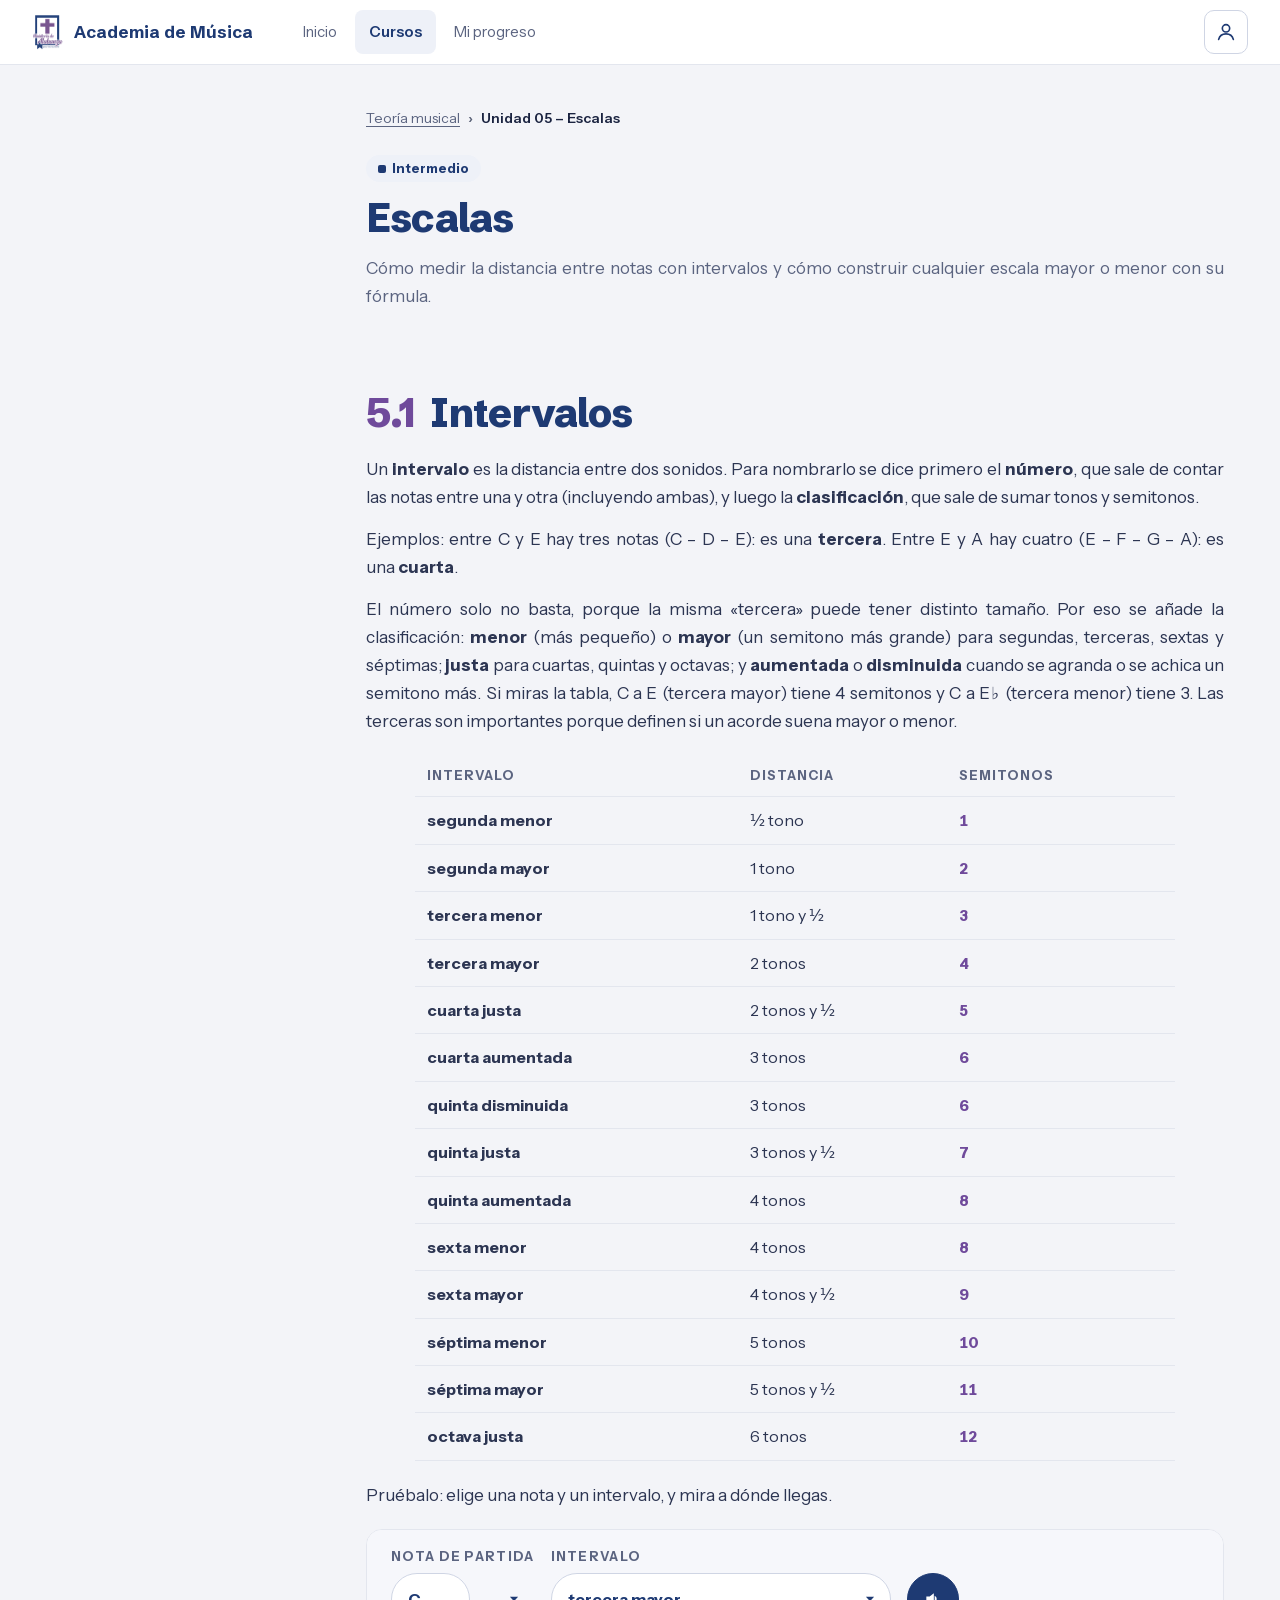
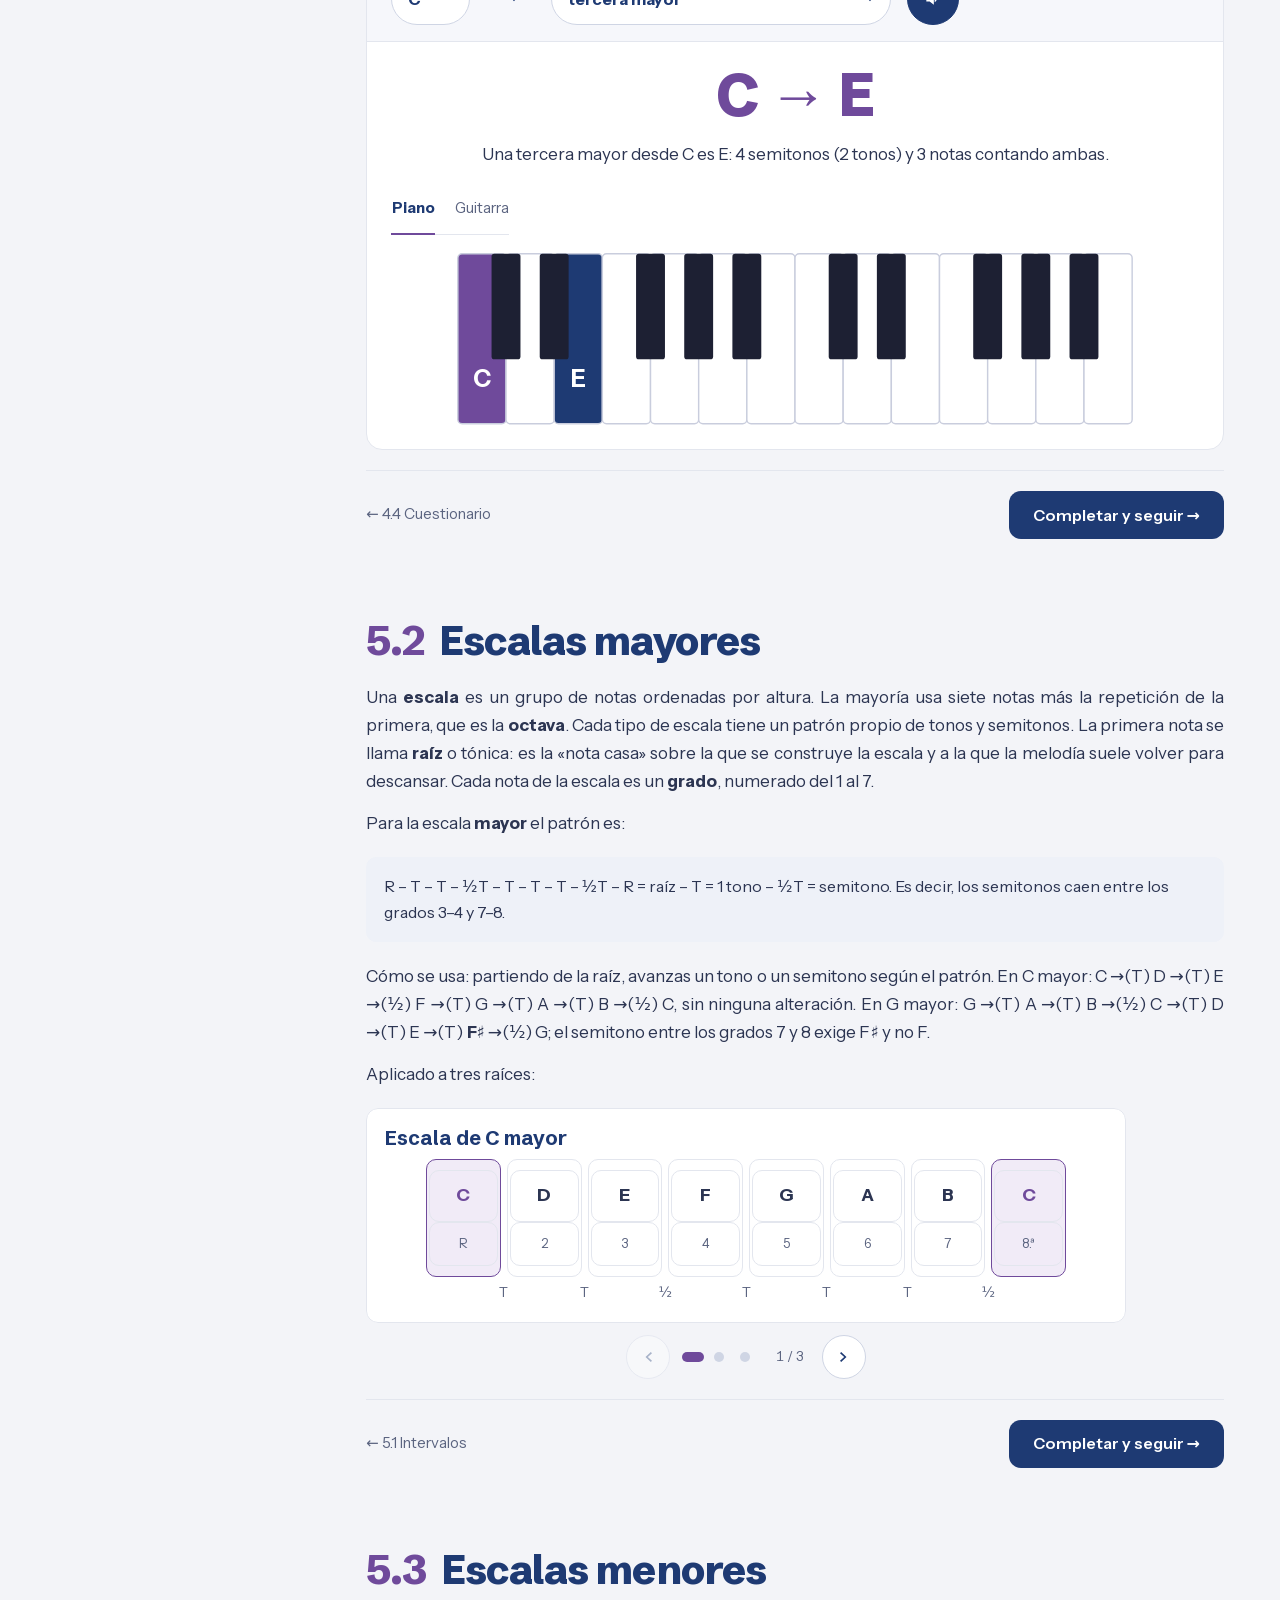
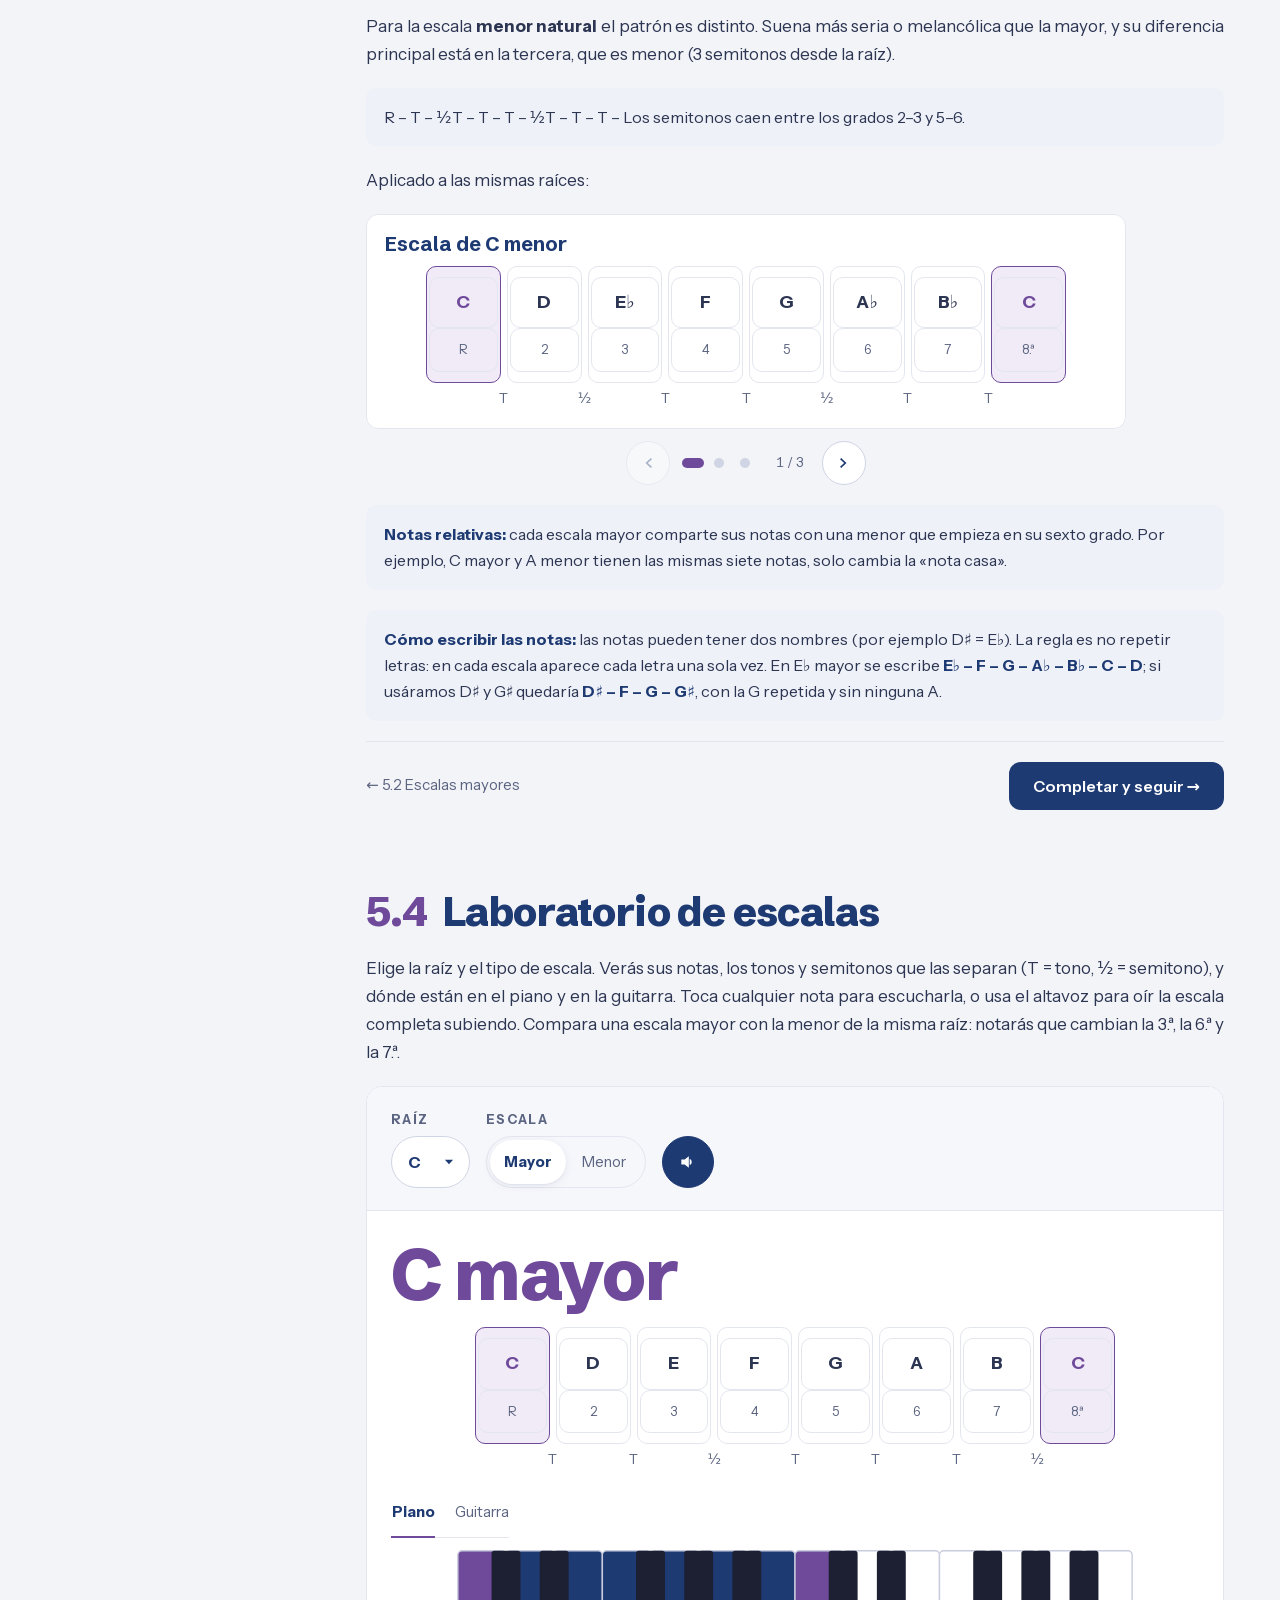
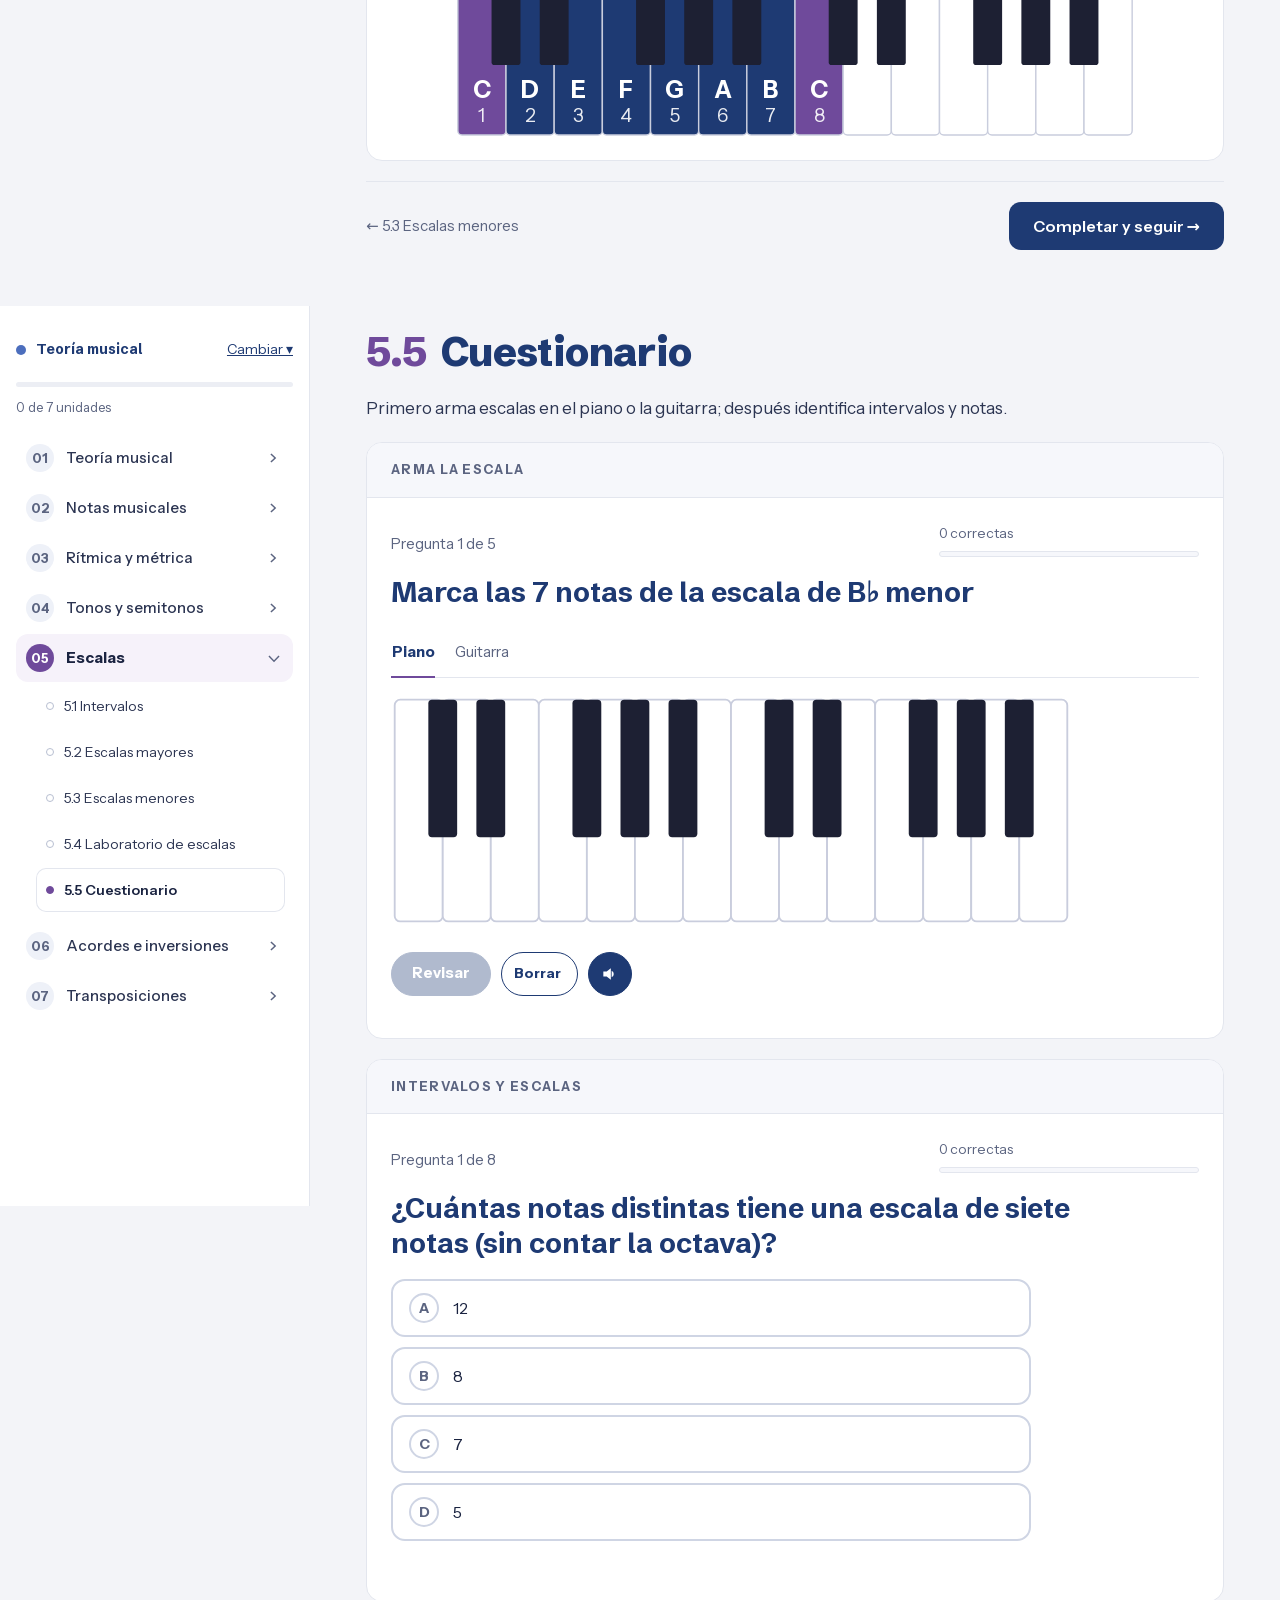
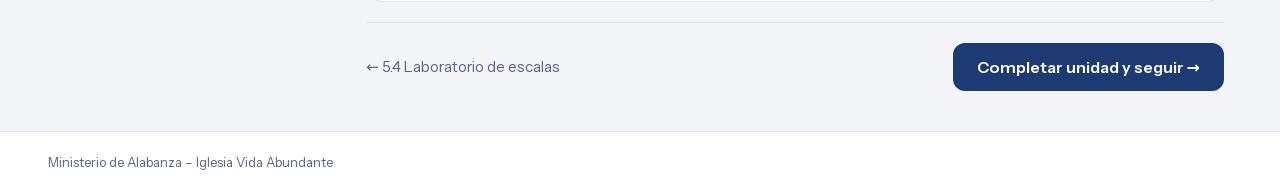
<file: academy/unidad-05-escalas.html>
<!doctype html>
<html lang="es">
<head>
<meta charset="utf-8">
<script>try{var t=localStorage.getItem("av-tema");if(t==="claro")document.documentElement.dataset.theme="light";else if(t==="oscuro")document.documentElement.dataset.theme="dark";var f=localStorage.getItem("av-fuente");if(f)document.documentElement.dataset.fuente=f;if(localStorage.getItem("av-alinear")==="izquierda")document.documentElement.dataset.alinear="izquierda"}catch(e){}</script>
<meta name="viewport" content="width=device-width, initial-scale=1, viewport-fit=cover">
<meta name="description" content="Academia de Música – Ministerio de Alabanza, Iglesia Vida Abundante. Unidad 05: Escalas.">
<title>Unidad 05 – Escalas – Academia de Música</title>
<link rel="icon" href="logo.png">
<meta property="og:title" content="Unidad 05 – Escalas">
<meta property="og:description" content="Intervalos y las escalas mayores y menores.">
<link rel="preload" href="fonts/instrument-sans.woff2" as="font" type="font/woff2" crossorigin>
<link rel="preload" href="fonts/schibsted-grotesk.woff2" as="font" type="font/woff2" crossorigin>
<link rel="stylesheet" href="unidad.css">
</head>
<body class="lesson">
<a class="skip" href="#intervalos">Saltar al contenido</a>
<header class="top" id="top"></header>

<div class="page">
  <aside class="syl" id="syl" aria-label="Temario"></aside>

  <main>
    <div class="unit-intro">
      <nav class="crumbs" aria-label="Ruta de navegación"><ol id="crumbs"></ol></nav>
      <h1>Escalas</h1>
      <p>Cómo medir la distancia entre notas con intervalos y cómo construir cualquier escala mayor o menor con su fórmula.</p>
    </div>

    <section id="intervalos">
      <div class="sec-head"><span class="k">5.1</span><h2>Intervalos</h2></div>
      <div class="prose">
        <p>Un <strong>intervalo</strong> es la distancia entre dos sonidos. Para nombrarlo se dice primero el <strong>número</strong>, que sale de contar las notas entre una y otra (incluyendo ambas), y luego la <strong>clasificación</strong>, que sale de sumar tonos y semitonos.</p>
        <p>Ejemplos: entre C y E hay tres notas (C – D – E): es una <strong>tercera</strong>. Entre E y A hay cuatro (E – F – G – A): es una <strong>cuarta</strong>.</p>
        <p>El número solo no basta, porque la misma «tercera» puede tener distinto tamaño. Por eso se añade la clasificación: <strong>menor</strong> (más pequeño) o <strong>mayor</strong> (un semitono más grande) para segundas, terceras, sextas y séptimas; <strong>justa</strong> para cuartas, quintas y octavas; y <strong>aumentada</strong> o <strong>disminuida</strong> cuando se agranda o se achica un semitono más. Si miras la tabla, C a E (tercera mayor) tiene 4 semitonos y C a E♭ (tercera menor) tiene 3. Las terceras son importantes porque definen si un acorde suena mayor o menor.</p>
      </div>
      <div class="tblwrap"><table class="tbl" id="ivTbl"><thead><tr><th>Intervalo</th><th>Distancia</th><th>Semitonos</th></tr></thead><tbody></tbody></table></div>
      <div class="prose"><p>Pruébalo: elige una nota y un intervalo, y mira a dónde llegas.</p></div>
      <div class="panel">
        <div class="pbar">
          <div class="field"><label class="lbl" for="ir">Nota de partida</label><span class="select"><select id="ir"></select><svg viewBox="0 0 24 24" aria-hidden="true"><path d="M5 8l7 8 7-8z"/></svg></span></div>
          <div class="field grow"><label class="lbl" for="ii">Intervalo</label><span class="select"><select id="ii"></select><svg viewBox="0 0 24 24" aria-hidden="true"><path d="M5 8l7 8 7-8z"/></svg></span></div>
          <button type="button" class="ibtn solid" id="iplay" aria-label="Escuchar el intervalo"><svg class="i" viewBox="0 0 24 24" aria-hidden="true"><path d="M4 9v6h4l5 4V5L8 9H4zm12.5 3a4.5 4.5 0 0 0-2.5-4v8a4.5 4.5 0 0 0 2.5-4z"/></svg></button>
        </div>
        <div class="pin"><div class="big" id="iout" aria-live="polite"></div><p id="itxt"></p><div class="viz-head"><div class="tabs" role="group" aria-label="Instrumento"><button type="button" data-iinst="piano" aria-pressed="true">Piano</button><button type="button" data-iinst="guitar" aria-pressed="false">Guitarra</button></div></div><div class="kbd-box" id="ikb"></div><div id="igb" hidden></div></div>
      </div>
    </section>

    <section id="mayores">
      <div class="sec-head"><span class="k">5.2</span><h2>Escalas mayores</h2></div>
      <div class="prose">
        <p>Una <strong>escala</strong> es un grupo de notas ordenadas por altura. La mayoría usa siete notas más la repetición de la primera, que es la <strong>octava</strong>. Cada tipo de escala tiene un patrón propio de tonos y semitonos. La primera nota se llama <strong>raíz</strong> o tónica: es la «nota casa» sobre la que se construye la escala y a la que la melodía suele volver para descansar. Cada nota de la escala es un <strong>grado</strong>, numerado del 1 al 7.</p>
        <p>Para la escala <strong>mayor</strong> el patrón es:</p>
      </div>
      <div class="note"><span class="mono">R – T – T – ½T – T – T – T – ½T</span>  –  R = raíz – T = 1 tono – ½T = semitono. Es decir, los semitonos caen entre los grados 3–4 y 7–8.</div>
      <div class="prose"><p>Cómo se usa: partiendo de la raíz, avanzas un tono o un semitono según el patrón. En C mayor: C →(T) D →(T) E →(½) F →(T) G →(T) A →(T) B →(½) C, sin ninguna alteración. En G mayor: G →(T) A →(T) B →(½) C →(T) D →(T) E →(T) <b>F♯</b> →(½) G; el semitono entre los grados 7 y 8 exige F♯ y no F.</p>
        <p>Aplicado a tres raíces:</p></div>
      <div class="cards" id="exMaj" data-carousel="Escalas mayores de ejemplo"></div>
    </section>

    <section id="menores">
      <div class="sec-head"><span class="k">5.3</span><h2>Escalas menores</h2></div>
      <div class="prose"><p>Para la escala <strong>menor natural</strong> el patrón es distinto. Suena más seria o melancólica que la mayor, y su diferencia principal está en la tercera, que es menor (3 semitonos desde la raíz).</p></div>
      <div class="note"><span class="mono">R – T – ½T – T – T – ½T – T – T</span>  –  Los semitonos caen entre los grados 2–3 y 5–6.</div>
      <div class="prose"><p>Aplicado a las mismas raíces:</p></div>
      <div class="cards" id="exMin" data-carousel="Escalas menores de ejemplo"></div>
      <div class="note"><b>Notas relativas:</b> cada escala mayor comparte sus notas con una menor que empieza en su sexto grado. Por ejemplo, C mayor y A menor tienen las mismas siete notas, solo cambia la «nota casa».</div>
      <div class="note"><b>Cómo escribir las notas:</b> las notas pueden tener dos nombres (por ejemplo D♯ = E♭). La regla es no repetir letras: en cada escala aparece cada letra una sola vez. En E♭ mayor se escribe <b>E♭ – F – G – A♭ – B♭ – C – D</b>; si usáramos D♯ y G♯ quedaría <b>D♯ – F – G – G♯</b>, con la G repetida y sin ninguna A.</div>
    </section>

    <section id="laboratorio">
      <div class="sec-head"><span class="k">5.4</span><h2>Laboratorio de escalas</h2></div>
      <p class="prose">Elige la raíz y el tipo de escala. Verás sus notas, los tonos y semitonos que las separan (T = tono, ½ = semitono), y dónde están en el piano y en la guitarra. Toca cualquier nota para escucharla, o usa el altavoz para oír la escala completa subiendo. Compara una escala mayor con la menor de la misma raíz: notarás que cambian la 3.ª, la 6.ª y la 7.ª.</p>
      <div class="lab one" id="lab">
        <div class="a-controls">
          <div class="field"><label class="lbl" for="sr">Raíz</label><span class="select"><select id="sr"></select><svg viewBox="0 0 24 24" aria-hidden="true"><path d="M5 8l7 8 7-8z"/></svg></span></div>
          <div class="field"><span class="lbl">Escala</span><div class="seg" id="sty" role="group" aria-label="Tipo de escala"><button type="button" data-t="maj" aria-pressed="true">Mayor</button><button type="button" data-t="min" aria-pressed="false">Menor</button></div></div>
          <button type="button" class="ibtn solid" id="splay" aria-label="Escuchar la escala"><svg class="i" viewBox="0 0 24 24" aria-hidden="true"><path d="M4 9v6h4l5 4V5L8 9H4zm12.5 3a4.5 4.5 0 0 0-2.5-4v8a4.5 4.5 0 0 0 2.5-4z"/></svg></button>
        </div>
        <div class="a-readout"><div class="sym" id="ssym" aria-live="polite">C</div><div class="scale-box" id="sstrip"></div></div>
        <div class="a-viz"><div class="viz-head"><div class="tabs" role="group" aria-label="Instrumento"><button type="button" data-inst="piano" aria-pressed="true">Piano</button><button type="button" data-inst="guitar" aria-pressed="false">Guitarra</button></div></div><div class="kbd-box" id="skb"></div><div id="sfb" hidden></div></div>
      </div>
    </section>

    <section id="practica">
      <div class="sec-head"><span class="k">5.5</span><h2>Cuestionario</h2></div>
      <p class="prose">Primero arma escalas en el piano o la guitarra; después identifica intervalos y notas.</p>
      <div id="kq"></div>
      <div id="mq"></div>
    </section>
  </main>
</div>


<footer>
  <div class="wrap">Ministerio de Alabanza – Iglesia Vida Abundante</div>
</footer>

<script src="curso.js"></script>
<script src="unidad.js"></script>
<script>
(function(){
const {$,svgEl,keyboard,actx,note,playSet,stopAll,out,mcq,keyQuiz,shuffle,pick,rnd,R12S,store,metro,ICON_SPK}=U;

const {scale,nm,LPC,parseNote,pretty}=U;
const sp=pretty;
const IV=[['segunda menor',2,1],['segunda mayor',2,2],['tercera menor',3,3],['tercera mayor',3,4],['cuarta justa',4,5],['cuarta aumentada',4,6],['quinta disminuida',5,6],['quinta justa',5,7],['quinta aumentada',5,8],['sexta menor',6,8],['sexta mayor',6,9],['séptima menor',7,10],['séptima mayor',7,11],['octava justa',8,12]];
const dist=s=>s%2===0?`${s/2} ${s/2===1?'tono':'tonos'}`:s===1?'½ tono':`${(s-1)/2} ${(s-1)/2===1?'tono':'tonos'} y ½`;
function target(root,n,semis){const p=parseNote(root),rpc=((LPC[p.l]+p.a)%12+12)%12,L=(p.l+n-1)%7,tgt=(rpc+semis)%12;let d=((tgt-LPC[L])%12+12)%12;if(d>6)d-=12;return{name:nm(L,d),pc:tgt,abs:rpc+semis,rootAbs:rpc}}
{const tb=$('#ivTbl tbody');IV.forEach(([n,,s])=>{const tr=document.createElement('tr');tr.innerHTML=`<td><b>${n}</b></td><td>${dist(s)}</td><td class="m">${s}</td>`;tb.appendChild(tr)})}
const ROOTS=['C','C#','Db','D','D#','Eb','E','F','F#','Gb','G','G#','Ab','A','A#','Bb','B'];
[$('#ir'),$('#sr')].forEach(sel=>ROOTS.forEach(r=>{const o=document.createElement('option');o.value=r;o.textContent=sp(r);sel.appendChild(o)}));
IV.forEach(([n],i)=>{const o=document.createElement('option');o.value=i;o.textContent=n;$('#ii').appendChild(o)});$('#ii').value=3;
function drawIv(){const r=$('#ir').value,[n,num,s]=IV[+$('#ii').value],t=target(r,num,s);
  $('#iout').textContent=`${sp(r)} → ${sp(t.name)}`;$('#itxt').textContent=`Una ${n} desde ${sp(r)} es ${sp(t.name)}: ${s} ${s===1?'semitono':'semitonos'} (${dist(s)}) y ${num} notas contando ambas.`;
  const m=new Map([[t.rootAbs,{label:sp(r),root:true}],[t.rootAbs+s,{label:sp(t.name),root:false}]]);const svg=keyboard({octaves:2,marks:m,W:34,H:120});svg.setAttribute('aria-label',`Teclado con ${sp(r)} y ${sp(t.name)}`);$('#ikb').innerHTML='';$('#ikb').appendChild(svg);
  const gm=new Map([[t.pc,{label:t.name,root:false}],[t.rootAbs,{label:r,root:true}]]);U.fretboard($('#igb'),{marks:gm,label:`Diapasón con ${sp(r)} y ${sp(t.name)}`})}
document.querySelectorAll('[data-iinst]').forEach(b=>b.onclick=()=>{const g=b.dataset.iinst==='guitar';document.querySelectorAll('[data-iinst]').forEach(x=>x.setAttribute('aria-pressed',x===b));$('#ikb').hidden=g;$('#igb').hidden=!g;window.dispatchEvent(new Event('resize'))});
$('#ir').onchange=$('#ii').onchange=drawIv;
$('#iplay').onclick=()=>{const r=$('#ir').value,[n,num,s]=IV[+$('#ii').value],t=target(r,num,s),c=actx();if(!c)return;stopAll();const T=c.currentTime+.03;note(t.rootAbs+12,T,.9,.3);note(t.rootAbs+12+s,T+.6,1.2,.3)};drawIv();
/* Escalas */
function stripHtml(l,a,minor){const sc=scale(l,a,minor),notes=sc.concat([{...sc[0],name:sc[0].name,abs:sc[0].abs+12}]),steps=minor?['T','½','T','T','½','T','T']:['T','T','½','T','T','T','½'];
  return `<div class="scale-box"><div class="scale">${notes.map((n,i)=>`<div class="${i===0||i===7?'hit':''}"><div class="n">${sp(n.name)}</div><div class="d">${i===0?'R':i===7?'8.ª':i+1}</div></div>`).join('')}</div><div class="steps">${steps.map(s=>`<span>${s}</span>`).join('')}<span></span></div></div>`}
function examples(sel,minor){[['C'],['F'],['Eb']].forEach(([r])=>{const p=parseNote(r),d=document.createElement('div');d.className='card';d.innerHTML=`<h3>Escala de ${sp(r)} ${minor?'menor':'mayor'}</h3>${stripHtml(p.l,p.a,minor)}`;$(sel).appendChild(d)})}
examples('#exMaj',false);examples('#exMin',true);
let sroot='C',smin=false;
function drawLab(){const p=parseNote(sroot),sc=scale(p.l,p.a,smin);
  $('#ssym').textContent=sp(sroot)+(smin?' menor':' mayor');$('#ssym').style.fontSize='';$('#sstrip').outerHTML=`<div id="sstrip">${stripHtml(p.l,p.a,smin)}</div>`;
  const m=new Map();sc.forEach((n,i)=>m.set(n.abs,{label:sp(n.name),deg:String(i+1),root:i===0}));m.set(sc[0].abs+12,{label:sp(sc[0].name),deg:'8',root:true});
  const svg=keyboard({octaves:2,marks:m,clickable:true,W:34,H:130,minKey:30,ctx:'#skb',onKey:abs=>{const c=actx();if(c)note(abs+12,c.currentTime+.01,1.2,.3)}});svg.setAttribute('aria-label',`Teclado con la escala de ${sp(sroot)} ${smin?'menor':'mayor'}: ${sc.map(n=>sp(n.name)).join(', ')}. Flechas para moverte, Enter para tocar.`);$('#skb').innerHTML='';$('#skb').appendChild(svg);
  U.fretboard($('#sfb'),{marks:new Map(sc.map((n,i)=>[n.pc,{label:n.name,root:i===0}])),label:`Diapasón con la escala de ${sp(sroot)} ${smin?'menor':'mayor'}`})}
let sinst='piano';
document.querySelectorAll('#lab [data-inst]').forEach(x=>x.onclick=()=>{sinst=x.dataset.inst;document.querySelectorAll('#lab [data-inst]').forEach(y=>y.setAttribute('aria-pressed',y===x));$('#skb').hidden=sinst!=='piano';$('#sfb').hidden=sinst!=='guitar';window.dispatchEvent(new Event('resize'))});
$('#sr').onchange=()=>{sroot=$('#sr').value;drawLab()};
document.querySelectorAll('#sty button').forEach(b=>b.onclick=()=>{smin=b.dataset.t==='min';document.querySelectorAll('#sty button').forEach(x=>x.setAttribute('aria-pressed',x===b));drawLab()});
$('#splay').onclick=()=>{const p=parseNote(sroot),sc=scale(p.l,p.a,smin),c=actx();if(!c)return;stopAll();const T=c.currentTime+.03;sc.concat([{abs:sc[0].abs+12}]).forEach((n,i)=>note(n.abs+12,T+i*.33,.7,.3))};drawLab();
/* Práctica */
const MAJR=['C','D','E','F','G','A','B','Bb','Eb','Ab','Db','F#'],MINR=['A','E','B','F#','C#','G#','D','G','C','F','Bb','Eb'];
keyQuiz({root:'#kq',id:'av-u5-teclas',title:'Arma la escala',total:5,make:n=>pick(MAJR.map(r=>[r,false]).concat(MINR.map(r=>[r,true])),n).map(([r,mi])=>{const p=parseNote(r),sc=scale(p.l,p.a,mi);return{q:`Marca las 7 notas de la escala de <b>${sp(r)} ${mi?'menor':'mayor'}</b>`,targets:sc.map(x=>x.pc),need:7,why:`${sp(r)} ${mi?'menor':'mayor'}: ${sc.map(x=>sp(x.name)).join(' – ')}.`,play:sc.map(x=>x.abs+12)}})});
const IVN=IV.filter(i=>i[2]!==12);
const ivQ=()=>{const r=['C','D','E','F','G','A','B'][rnd(0,6)],i=IVN[rnd(0,IVN.length-1)],t=target(r,i[1],i[2]);const same=IVN.filter(x=>x[1]===i[1]&&x!==i).map(x=>x[0]);const others=pick(IVN.filter(x=>x[1]!==i[1]).map(x=>x[0]),3);const opts=pick(same.concat(others),3).concat(i[0]);
  return{q:`¿Qué intervalo hay entre <b>${sp(r)}</b> y <b>${sp(t.name)}</b>?`,opts,ans:3,why:`${i[1]} notas contando ambas y ${i[2]} semitonos (${dist(i[2])}): ${i[0]}.`}};
const degQ=()=>{const mi=Math.random()<.5,r=(mi?MINR:MAJR)[rnd(0,11)],p=parseNote(r),sc=scale(p.l,p.a,mi),k=rnd(1,6);const c=sc[k].name,others=pick(sc.filter((_,i)=>i!==k).map(x=>x.name),3);return{q:`¿Qué nota es el grado <b>${k+1}</b> de la escala de <b>${sp(r)} ${mi?'menor':'mayor'}</b>?`,opts:others.map(sp).concat(sp(c)),ans:3,why:`${sp(r)} ${mi?'menor':'mayor'}: ${sc.map(x=>sp(x.name)).join(' – ')}.`}};
const FQ=[['¿Cuál es la fórmula de la escala mayor?',['R T T ½ T T T ½','R T ½ T T ½ T T','R ½ T T T ½ T T','R T T T ½ T T ½'],'Los semitonos caen entre los grados 3–4 y 7–8.'],['¿Cuál es la fórmula de la escala menor natural?',['R T ½ T T ½ T T','R T T ½ T T T ½','R ½ ½ T T T T T','R T T ½ T ½ T T'],'Los semitonos caen entre los grados 2–3 y 5–6.'],['¿Cuántos semitonos tiene una tercera mayor?',['4 (2 tonos)','3 (1 tono y ½)','5 (2 tonos y ½)','2 (1 tono)'],'Tercera menor = 3; tercera mayor = 4.'],['¿Cuántos semitonos tiene una quinta justa?',['7 (3 tonos y ½)','6 (3 tonos)','8 (4 tonos)','5 (2 tonos y ½)'],'La quinta justa tiene 7 semitonos.'],['¿Cuántas notas distintas tiene una escala de siete notas (sin contar la octava)?',['7','8','5','12'],'Siete notas, más la octava, que repite la primera.']].map(([q,o,w])=>({q,opts:o,ans:0,why:w}));
mcq({root:'#mq',id:'av-u5',total:8,title:'Intervalos y escalas',make:n=>{const q=[];for(let i=0;i<n;i++){const k=i%4;q.push(k===0||k===1?ivQ():k===2?degQ():pick(FQ,1)[0])}return shuffle(q)}});

document.querySelectorAll('[data-carousel]').forEach(e=>U.carousel(e,e.dataset.carousel));
U.course(5);
})();
</script>
</body>
</html>
</file>
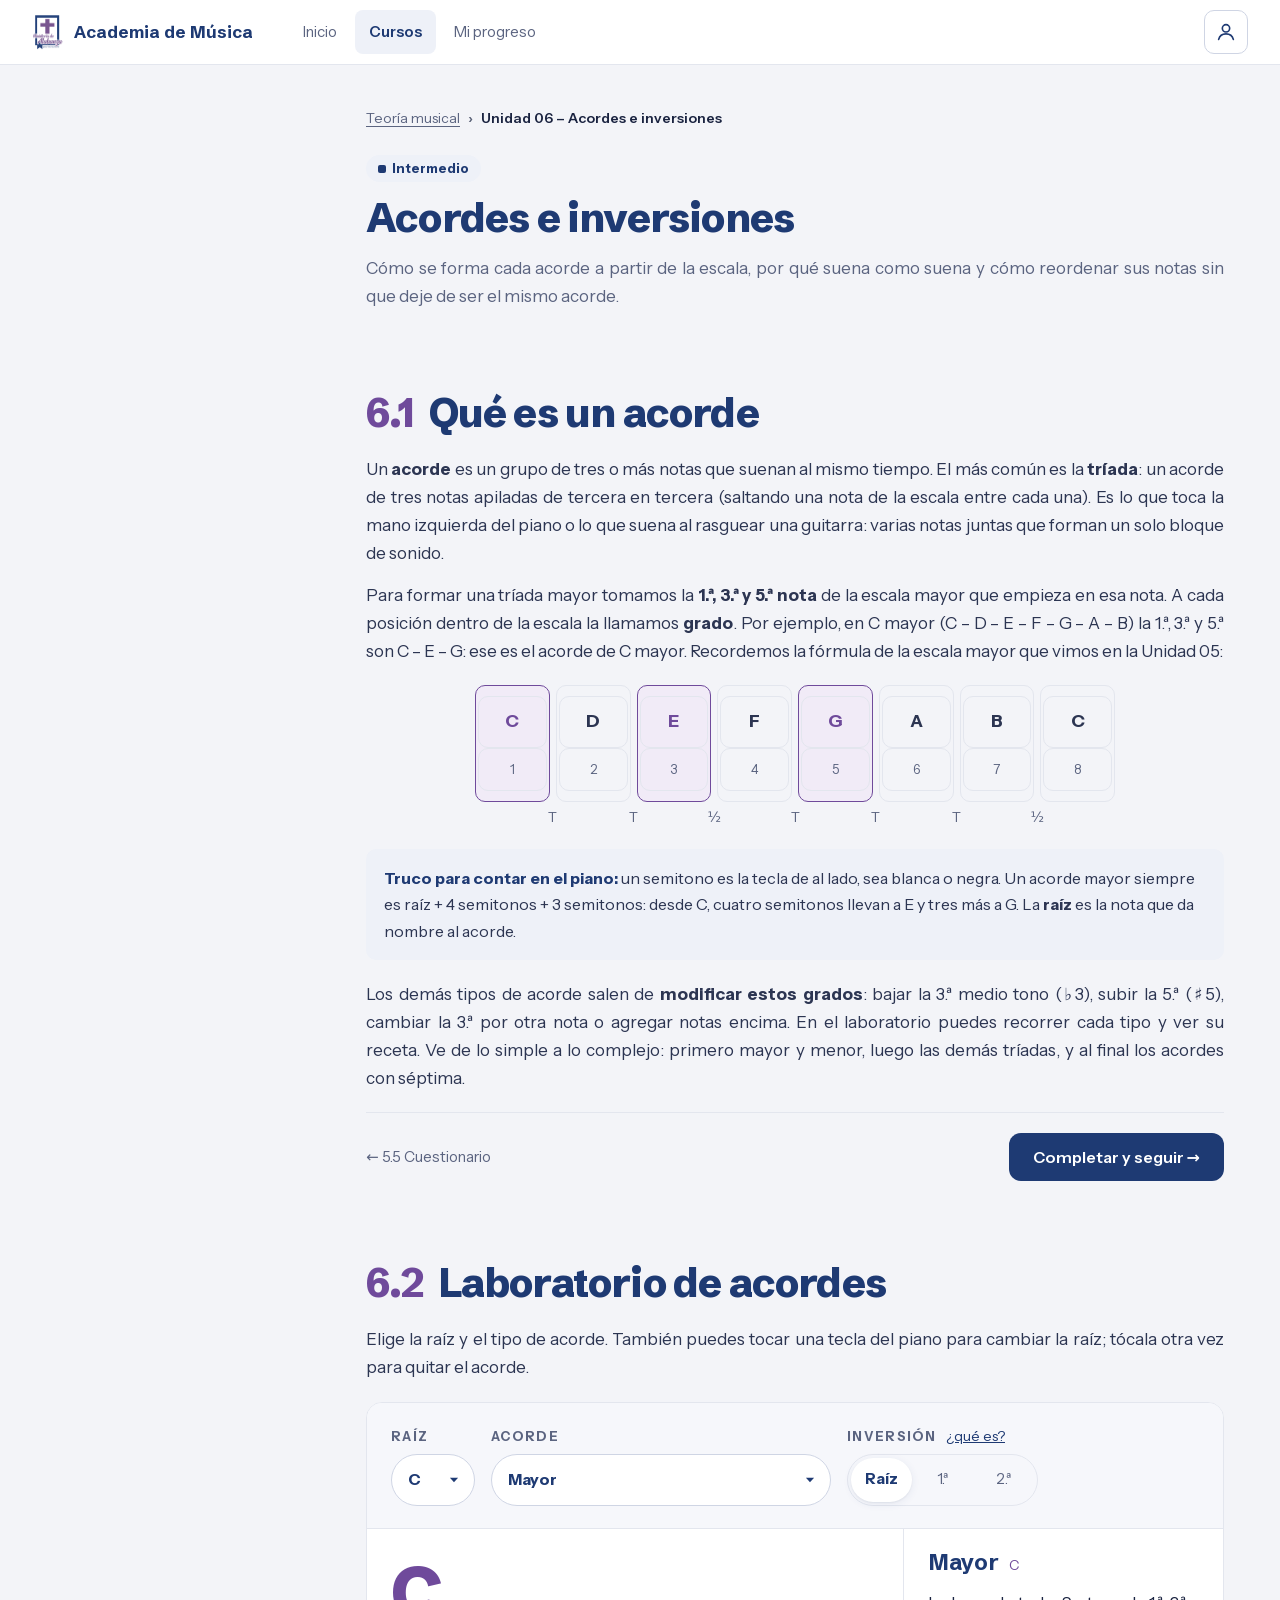
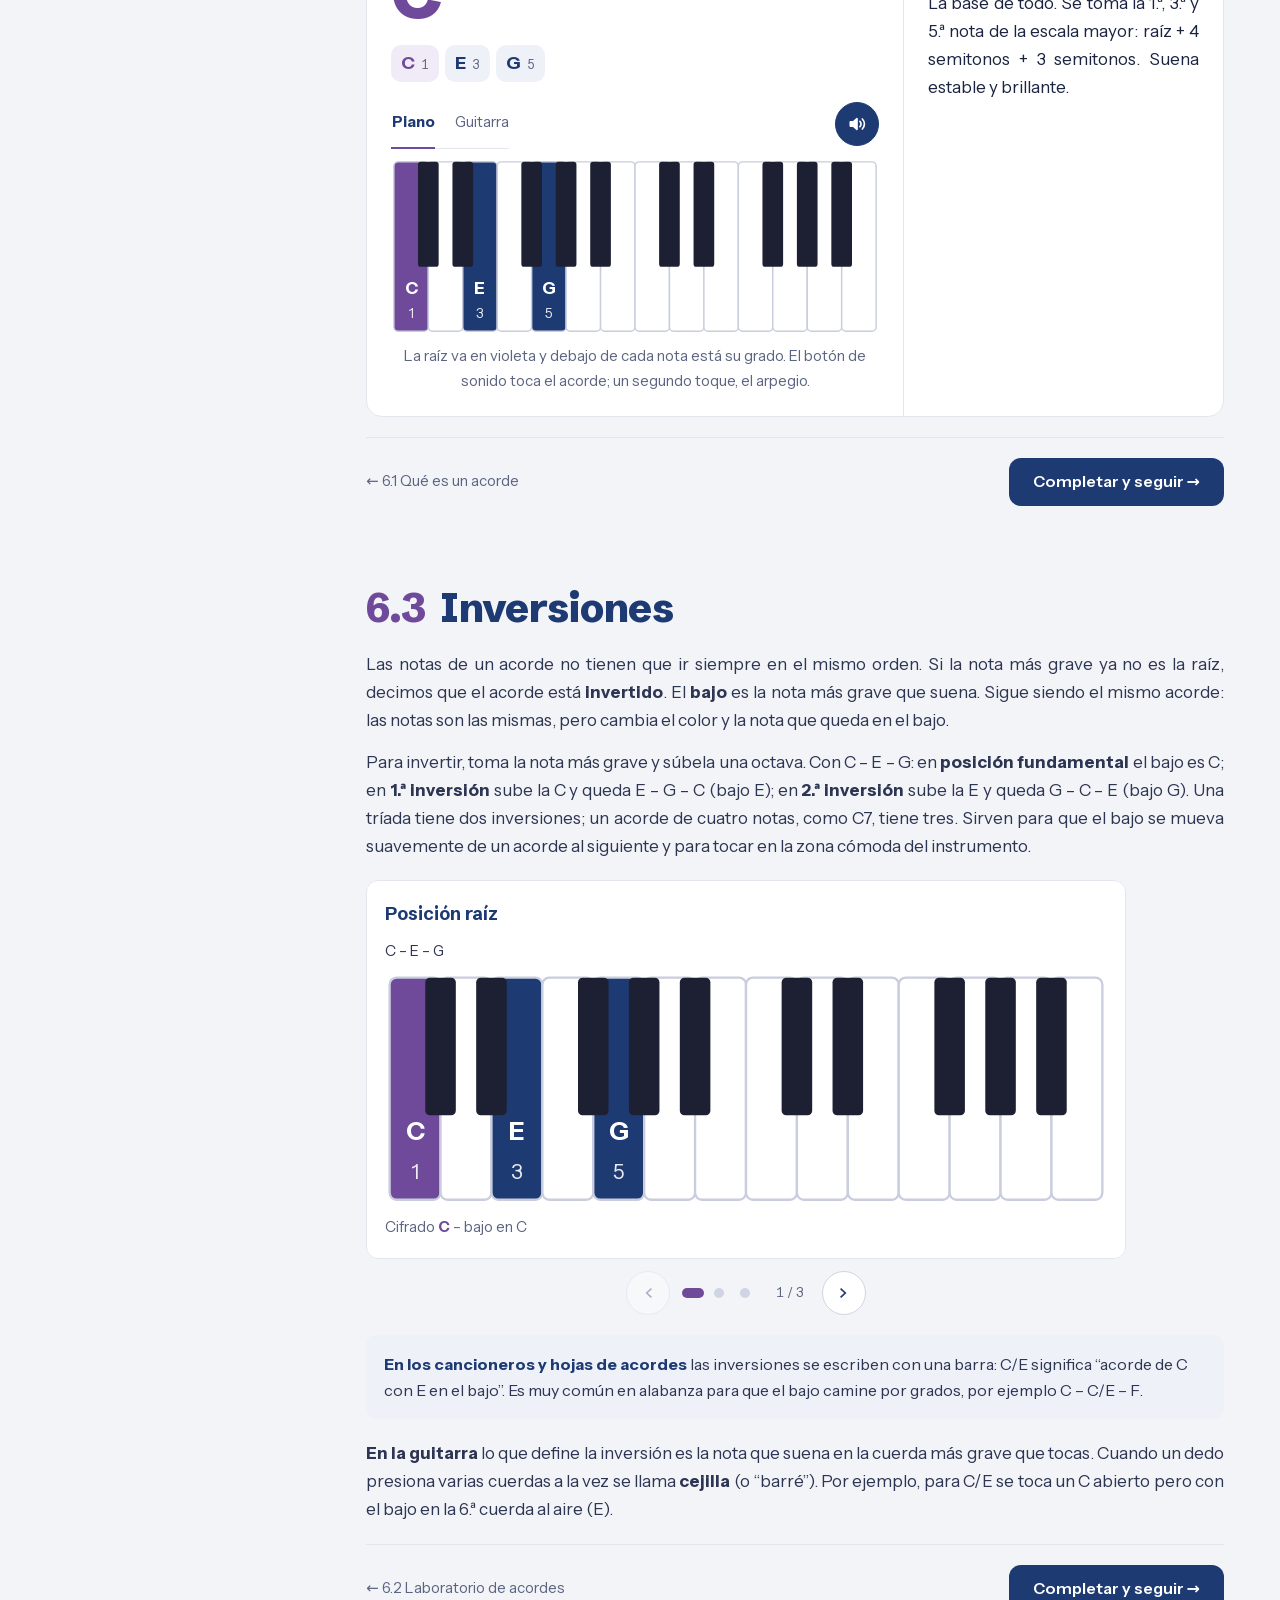
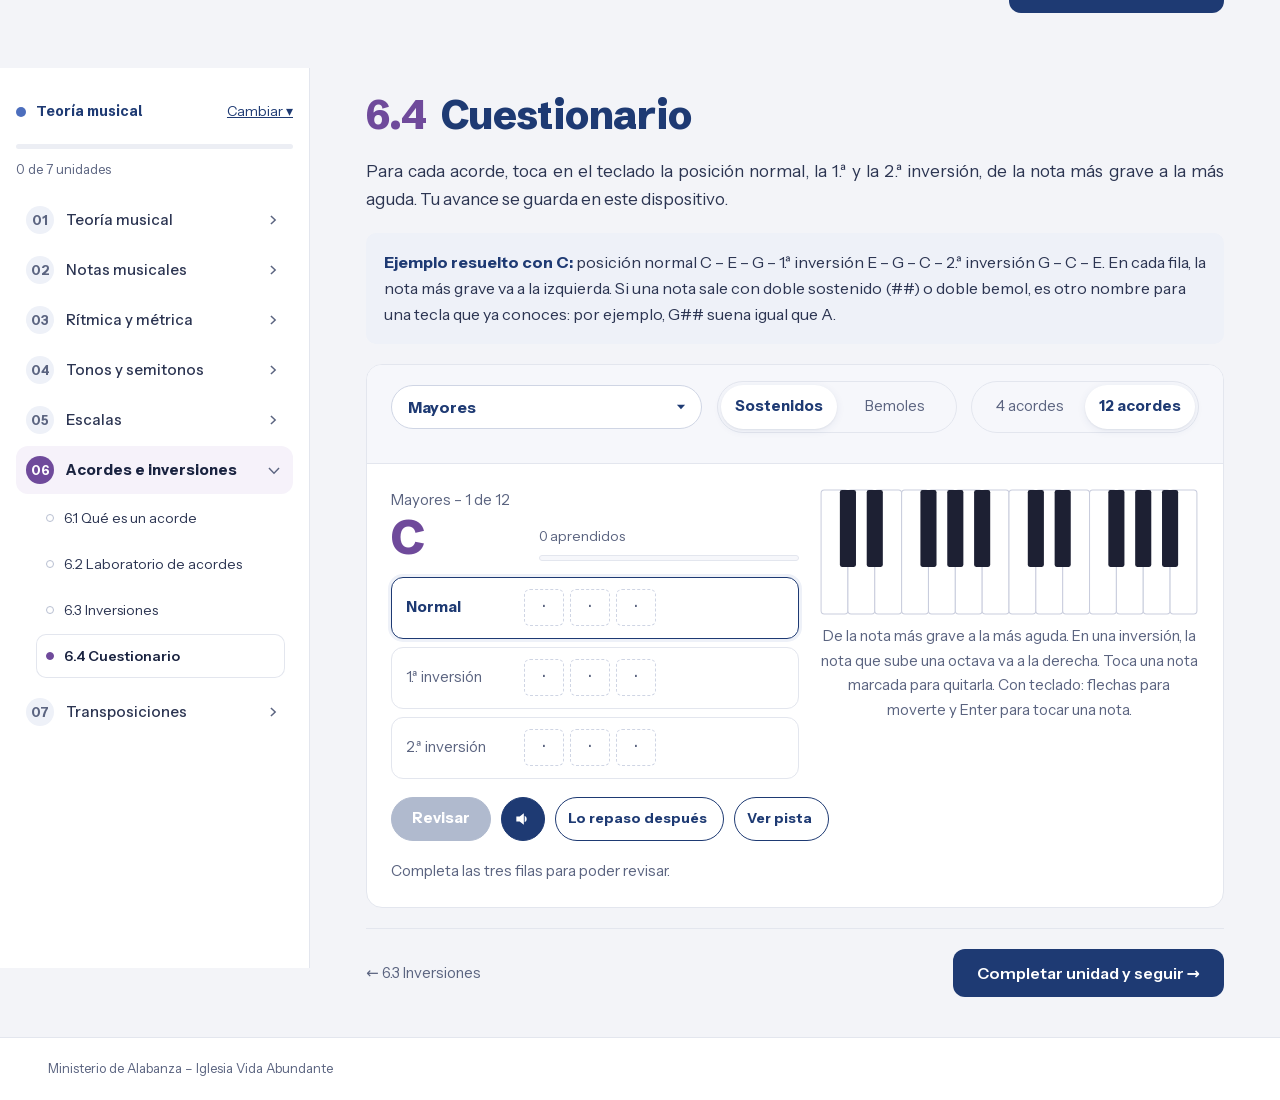
<file: academy/unidad-06-acordes.html>
<!doctype html>
<html lang="es">
<head>
<meta charset="utf-8">
<script>try{var t=localStorage.getItem("av-tema");if(t==="claro")document.documentElement.dataset.theme="light";else if(t==="oscuro")document.documentElement.dataset.theme="dark";var f=localStorage.getItem("av-fuente");if(f)document.documentElement.dataset.fuente=f;if(localStorage.getItem("av-alinear")==="izquierda")document.documentElement.dataset.alinear="izquierda"}catch(e){}</script>
<meta name="viewport" content="width=device-width, initial-scale=1, viewport-fit=cover">
<meta name="description" content="Academia de Música – Ministerio de Alabanza, Iglesia Vida Abundante. Unidad 06: Acordes e inversiones.">
<style>body{margin:0}img{max-width:100%}[hidden]{display:none!important}:root{padding-top:env(safe-area-inset-top,0px);padding-bottom:env(safe-area-inset-bottom,0px)}</style>
<title>Unidad 06 – Acordes e inversiones – Academia de Música</title>
<link rel="icon" href="logo.png">
<meta property="og:title" content="Unidad 06 – Acordes e inversiones">
<meta property="og:description" content="Cómo se forma cada acorde, por qué suena como suena y cómo reordenar sus notas.">
<link rel="preload" href="fonts/instrument-sans.woff2" as="font" type="font/woff2" crossorigin>
<link rel="preload" href="fonts/schibsted-grotesk.woff2" as="font" type="font/woff2" crossorigin>
<link rel="stylesheet" href="unidad.css">
</head>
<body class="lesson">
<a class="skip" href="#que-es">Saltar al contenido</a>
<header class="top" id="top"></header>

<div class="page">
  <aside class="syl" id="syl" aria-label="Temario"></aside>

  <main>
    <div class="unit-intro">
      <nav class="crumbs" aria-label="Ruta de navegación"><ol id="crumbs"></ol></nav>
      <h1>Acordes e inversiones</h1>
      <p>Cómo se forma cada acorde a partir de la escala, por qué suena como suena y cómo reordenar sus notas sin que deje de ser el mismo acorde.</p>
    </div>

    <section id="que-es">
      <div class="sec-head"><span class="k">6.1</span><h2>Qué es un acorde</h2></div>
      <div class="prose">
        <p>Un <strong>acorde</strong> es un grupo de tres o más notas que suenan al mismo tiempo. El más común es la <strong>tríada</strong>: un acorde de tres notas apiladas de tercera en tercera (saltando una nota de la escala entre cada una). Es lo que toca la mano izquierda del piano o lo que suena al rasguear una guitarra: varias notas juntas que forman un solo bloque de sonido.</p>
        <p>Para formar una tríada mayor tomamos la <strong>1.ª, 3.ª y 5.ª nota</strong> de la escala mayor que empieza en esa nota. A cada posición dentro de la escala la llamamos <strong>grado</strong>. Por ejemplo, en C mayor (C – D – E – F – G – A – B) la 1.ª, 3.ª y 5.ª son C – E – G: ese es el acorde de C mayor. Recordemos la fórmula de la escala mayor que vimos en la Unidad 05:</p>
      </div>
      <div class="scale-box">
        <div class="scale" id="scaleStrip"></div>
        <div class="steps" role="group" aria-label="Fórmula de la escala mayor"><span>T</span><span>T</span><span>½</span><span>T</span><span>T</span><span>T</span><span>½</span><span></span></div>
      </div>
      <div class="note"><b>Truco para contar en el piano:</b> un semitono es la tecla de al lado, sea blanca o negra. Un acorde mayor siempre es <span class="mono">raíz + 4 semitonos + 3 semitonos</span>: desde C, cuatro semitonos llevan a E y tres más a G. La <strong>raíz</strong> es la nota que da nombre al acorde.</div>
      <div class="prose">
        <p>Los demás tipos de acorde salen de <strong>modificar estos grados</strong>: bajar la 3.ª medio tono (♭3), subir la 5.ª (♯5), cambiar la 3.ª por otra nota o agregar notas encima. En el laboratorio puedes recorrer cada tipo y ver su receta. Ve de lo simple a lo complejo: primero mayor y menor, luego las demás tríadas, y al final los acordes con séptima.</p>
      </div>
    </section>

    <section id="laboratorio">
      <div class="sec-head"><span class="k">6.2</span><h2>Laboratorio de acordes</h2></div>
      <p class="prose">Elige la raíz y el tipo de acorde. También puedes tocar una tecla del piano para cambiar la raíz; tócala otra vez para quitar el acorde.</p>
      <div class="lab" id="lab">
        <div class="a-controls">
          <label class="field"><span class="lbl">Raíz</span>
            <span class="select"><select id="rootSel"></select><svg viewBox="0 0 24 24" aria-hidden="true"><path d="M5 8l7 8 7-8z"/></svg></span>
          </label>
          <div class="field grow"><label class="lbl" for="typeSel">Acorde</label>
            <span class="select"><select id="typeSel"></select><svg viewBox="0 0 24 24" aria-hidden="true"><path d="M5 8l7 8 7-8z"/></svg></span>
          </div>
          <div class="field"><span class="lbl">Inversión <a href="#inversiones">¿qué es?</a></span><div class="seg" id="invs" role="group" aria-label="Inversión"></div></div>
        </div>
        <div class="a-readout">
          <div class="sym" id="sym" aria-live="polite">C</div>
          <div class="tones" id="tones"></div>
        </div>
        <div class="a-viz">
          <div class="viz-head">
            <div class="tabs" role="group" aria-label="Instrumento">
              <button type="button" data-inst="piano" aria-pressed="true">Piano</button>
              <button type="button" data-inst="guitar" aria-pressed="false">Guitarra</button>
            </div>
            <div class="tools"><button type="button" class="ibtn solid" id="play" data-restart aria-label="Escuchar acorde" title="1.er toque: acorde – 2.º toque: arpegio y acorde"><svg class="i" viewBox="0 0 24 24" aria-hidden="true"><path d="M3 9.5v5a1 1 0 0 0 1 1h3.2l4.1 3.6a1 1 0 0 0 1.7-.8V5.7a1 1 0 0 0-1.7-.8L7.2 8.5H4a1 1 0 0 0-1 1z"/><path d="M15.5 8.8a4.5 4.5 0 0 1 0 6.4" fill="none" stroke="currentColor" stroke-width="2" stroke-linecap="round"/><path d="M18.4 6a8.5 8.5 0 0 1 0 12" fill="none" stroke="currentColor" stroke-width="2" stroke-linecap="round"/></svg></button></div>
          </div>
          <div class="kbd-box" id="kbdBox"></div>
          <div class="fret-box" id="fretBox" hidden></div>
          <p class="cap" id="scrollHint" hidden>Desliza para ver más →</p>
          <p class="cap" id="vizCap"></p>
          <p class="cap" id="audioHint" hidden>¿No oyes nada? Revisa que el teléfono no esté en modo silencio.</p>
        </div>
        <div class="a-explain" id="explain"></div>
      </div>
    </section>

    <section id="inversiones">
      <div class="sec-head"><span class="k">6.3</span><h2>Inversiones</h2></div>
      <div class="prose">
        <p>Las notas de un acorde no tienen que ir siempre en el mismo orden. Si la nota más grave ya no es la raíz, decimos que el acorde está <strong>invertido</strong>. El <strong>bajo</strong> es la nota más grave que suena. Sigue siendo el mismo acorde: las notas son las mismas, pero cambia el color y la nota que queda en el bajo.</p>
        <p>Para invertir, toma la nota más grave y súbela una octava. Con C – E – G: en <strong>posición fundamental</strong> el bajo es C; en <strong>1.ª inversión</strong> sube la C y queda E – G – C (bajo E); en <strong>2.ª inversión</strong> sube la E y queda G – C – E (bajo G). Una tríada tiene dos inversiones; un acorde de cuatro notas, como C7, tiene tres. Sirven para que el bajo se mueva suavemente de un acorde al siguiente y para tocar en la zona cómoda del instrumento.</p>
      </div>
      <div class="inv-grid" id="invGrid"></div>
      <div class="note"><b>En los cancioneros y hojas de acordes</b> las inversiones se escriben con una barra: <span class="mono">C/E</span> significa “acorde de C con E en el bajo”. Es muy común en alabanza para que el bajo camine por grados, por ejemplo <span class="mono">C – C/E – F</span>.</div>
      <div class="prose">
        <p><strong>En la guitarra</strong> lo que define la inversión es la nota que suena en la cuerda más grave que tocas. Cuando un dedo presiona varias cuerdas a la vez se llama <strong>cejilla</strong> (o “barré”). Por ejemplo, para C/E se toca un C abierto pero con el bajo en la 6.ª cuerda al aire (E).</p>
      </div>
    </section>

    <section id="practica">
      <div class="sec-head"><span class="k">6.4</span><h2>Cuestionario</h2></div>
      <p class="prose">Para cada acorde, toca en el teclado la posición normal, la 1.ª y la 2.ª inversión, de la nota más grave a la más aguda. Tu avance se guarda en este dispositivo.</p>
      <div class="note"><b>Ejemplo resuelto con C:</b> posición normal <span class="mono">C – E – G</span> – 1.ª inversión <span class="mono">E – G – C</span> – 2.ª inversión <span class="mono">G – C – E</span>. En cada fila, la nota más grave va a la izquierda. Si una nota sale con doble sostenido (##) o doble bemol, es otro nombre para una tecla que ya conoces: por ejemplo, G## suena igual que A.</div>
      <div class="quiz" id="quiz">
        <div class="qbar">
          <label class="select"><span class="lbl" style="position:absolute;left:-9999px">Tabla</span>
            <select id="setSel" aria-label="Tabla de ejercicios"></select>
            <svg viewBox="0 0 24 24" aria-hidden="true"><path d="M5 8l7 8 7-8z"/></svg>
          </label>
          <div class="seg" id="accSeg" role="group" aria-label="Nombres de las raíces"><button type="button" data-acc="sharp" aria-pressed="true">Sostenidos</button><button type="button" data-acc="flat" aria-pressed="false">Bemoles</button></div>
          <div class="seg" id="lenSeg" role="group" aria-label="Cantidad de acordes"><button type="button" data-len="4" aria-pressed="false">4 acordes</button><button type="button" data-len="12" aria-pressed="true">12 acordes</button></div>
          <span class="best" id="best"></span>
        </div>
        <div id="qbody"></div>
      </div>
    </section>
  </main>
</div>


<footer>
  <div class="wrap">Ministerio de Alabanza – Iglesia Vida Abundante</div>
</footer>

<script src="curso.js"></script>
<script src="unidad.js"></script>
<script>
(function(){
const LET=['C','D','E','F','G','A','B'], LPC=[0,2,4,5,7,9,11];
const store={get(k,d){try{const v=localStorage.getItem(k);return v==null?d:JSON.parse(v)}catch(e){return d}},set(k,v){try{localStorage.setItem(k,JSON.stringify(v))}catch(e){}}};
const $=s=>document.querySelector(s);
const ICON_X='<svg viewBox="0 0 24 24" aria-hidden="true"><path d="M6.4 5L5 6.4 10.6 12 5 17.6 6.4 19 12 13.4 17.6 19 19 17.6 13.4 12 19 6.4 17.6 5 12 10.6z"/></svg>';
const ICON_SPK='<svg class="i" viewBox="0 0 24 24" aria-hidden="true"><path d="M4 9v6h4l5 4V5L8 9H4zm12.5 3a4.5 4.5 0 0 0-2.5-4v8a4.5 4.5 0 0 0 2.5-4z"/></svg>';

// [letter offset, semitones, degree]
const T1=[0,0,'1'],M3=[2,4,'3'],m3=[2,3,'♭3'],P5=[4,7,'5'],A5=[4,8,'♯5'],D5=[4,6,'♭5'],S2=[1,2,'2'],S4=[3,5,'4'],N9=[1,14,'9'],S6=[5,9,'6'],m7=[6,10,'♭7'],M7=[6,11,'7'];
const TYPES={
  maj:{name:'Mayor',sym:'',alts:[''],tones:[T1,M3,P5],fam:'Tríadas',how:'La base de todo. Se toma la 1.ª, 3.ª y 5.ª nota de la escala mayor: raíz + 4 semitonos + 3 semitonos. Suena estable y brillante.'},
  min:{name:'Menor',sym:'m',alts:['m'],tones:[T1,m3,P5],fam:'Tríadas',how:'Igual que el mayor, pero la 3.ª baja medio tono: raíz + 3 semitonos + 4 semitonos. Suena más oscuro o melancólico.'},
  aug:{name:'Aumentado',sym:'+',alts:['+','aug'],tones:[T1,M3,A5],fam:'Tríadas',how:'Un acorde mayor con la 5.ª subida medio tono. Son dos terceras mayores seguidas (4 + 4). Suena tenso, como algo sin resolver.'},
  dim:{name:'Disminuido',sym:'dim',alts:['dim','°'],tones:[T1,m3,D5],fam:'Tríadas',how:'Un acorde menor con la 5.ª bajada medio tono. Son dos terceras menores seguidas (3 + 3). Muy tenso; casi siempre lleva a otro acorde.'},
  sus2:{name:'Suspendido 2',sym:'sus2',alts:['sus2'],tones:[T1,S2,P5],fam:'Tríadas',how:'La 3.ª se reemplaza por la 2.ª. Sin 3.ª el acorde no es mayor ni menor: queda “suspendido”. Suena abierto y ligero.'},
  sus4:{name:'Suspendido 4',sym:'sus4',alts:['sus4','sus'],tones:[T1,S4,P5],fam:'Tríadas',how:'La 3.ª se reemplaza por la 4.ª. Muy usado en alabanza justo antes de volver al acorde mayor (Csus4 → C).'},
  add2:{name:'Agregado 2',sym:'add2',alts:['add2'],tones:[T1,S2,M3,P5],fam:'Agregados',how:'A la tríada mayor se le agrega la 2.ª. A diferencia del sus2, aquí la 3.ª se queda.'},
  add9:{name:'Agregado 9',sym:'add9',alts:['add9'],tones:[T1,M3,P5,N9],fam:'Agregados',how:'Es la misma nota que el add2, pero una octava más arriba (2 + 7 = 9). Suena más espacioso.'},
  madd2:{name:'Menor agregado 2',sym:'madd2',alts:['madd2','m(add2)'],tones:[T1,S2,m3,P5],fam:'Agregados',how:'Tríada menor más la 2.ª.'},
  add6:{name:'Agregado 6',sym:'add6',alts:['6','add6'],tones:[T1,M3,P5,S6],fam:'Agregados',how:'Tríada mayor más la 6.ª de la escala mayor. En cifrados casi siempre aparece solo como “6”.'},
  madd6:{name:'Menor agregado 6',sym:'madd6',alts:['m6','madd6'],tones:[T1,m3,P5,S6],fam:'Agregados',how:'Tríada menor más la 6.ª mayor.'},
  dom7:{name:'Séptima dominante',sym:'7',alts:['7'],tones:[T1,M3,P5,m7],fam:'Séptimas',how:'Tríada mayor + la nota que está un tono debajo de la octava (♭7). Genera tensión que pide resolver a otro acorde.'},
  m7:{name:'Menor séptima',sym:'m7',alts:['m7'],tones:[T1,m3,P5,m7],fam:'Séptimas',how:'Tríada menor + la ♭7, un tono debajo de la octava. Suave y muy común.'},
  maj7:{name:'Séptima mayor',sym:'maj7',alts:['maj7','Maj7','Δ7'],tones:[T1,M3,P5,M7],fam:'Séptimas',how:'Tríada mayor + la nota que está medio tono debajo de la octava (7). Suena abierto y cálido.'},
  mmaj7:{name:'Menor séptima mayor',sym:'mMaj7',alts:['mMaj7','m(maj7)'],tones:[T1,m3,P5,M7],fam:'Séptimas',how:'Tríada menor + la 7 mayor. Tiene un color muy particular y se usa poco.'}
};
const FAMS=['Tríadas','Agregados','Séptimas'];
const SHARP_ROOTS=[[0,0],[0,1],[1,0],[1,1],[2,0],[3,0],[3,1],[4,0],[4,1],[5,0],[5,1],[6,0]];
const FLAT_ROOTS =[[0,0],[1,-1],[1,0],[2,-1],[2,0],[3,0],[4,-1],[4,0],[5,-1],[5,0],[6,-1],[6,0]];
const S={pc:0,acc:'sharp',type:'maj',fam:'Tríadas',inv:0,inst:'piano',on:true,gv:0};

const accStr=a=>a>0?'#'.repeat(a):a<0?'b'.repeat(-a):'';
const nm=(l,a)=>LET[l]+accStr(a);
const rootOf=(pc,acc)=>(acc==='flat'?FLAT_ROOTS:SHARP_ROOTS)[pc];
const pcName=(pc,acc)=>{const r=rootOf(pc,acc);return nm(r[0],r[1])};
function spell(rl,ra,type){
  const rpc=(LPC[rl]+ra+12)%12;
  return TYPES[type].tones.map(([off,semi,deg])=>{const l=(rl+off)%7,nat=LPC[l],tgt=(rpc+semi)%12;let d=((tgt-nat)%12+12)%12;if(d>6)d-=12;
    return {l,a:d,pc:tgt,abs:rpc+semi,deg,name:nm(l,d),dbl:Math.abs(d)===2}});
}
function voice(notes,inv){const v=notes.map(n=>({...n}));for(let i=0;i<inv;i++)v[i].abs+=12;return v.sort((x,y)=>x.abs-y.abs)}
const chordSym=(rl,ra,type)=>nm(rl,ra)+TYPES[type].sym;

/* ---------- Audio ---------- */
let ac=null,master=null,voices=[];
function actx(){if(!ac){try{if(navigator.audioSession)navigator.audioSession.type='playback'}catch(e){}if(matchMedia('(pointer:coarse)').matches&&!navigator.audioSession)$('#audioHint').hidden=false;const C=window.AudioContext||window.webkitAudioContext;if(!C)return null;ac=new C();master=ac.createGain();master.gain.value=.7;master.connect(ac.destination)}if(ac.state==='suspended')ac.resume();return ac}
function note(abs,when,dur,amp){
  const c=actx();if(!c)return;U.hold(when-c.currentTime+dur);
  const f=130.81*Math.pow(2,abs/12),g=c.createGain(),lp=c.createBiquadFilter();lp.type='lowpass';lp.frequency.value=2600;
  g.gain.setValueAtTime(0.0001,when);g.gain.exponentialRampToValueAtTime(amp,when+0.012);g.gain.exponentialRampToValueAtTime(amp*0.3,when+0.35);g.gain.exponentialRampToValueAtTime(0.0001,when+dur);
  const oscs=[];[[1,'triangle',1],[2,'sine',.3],[3,'sine',.1],[4,'sine',.05]].forEach(([m,t,a])=>{const o=c.createOscillator(),og=c.createGain();o.type=t;o.frequency.value=f*m;og.gain.value=a;o.connect(og);og.connect(lp);o.start(when);o.stop(when+dur+.05);oscs.push(o)});
  lp.connect(g);g.connect(master);
  voices=voices.filter(v=>v.end>c.currentTime);voices.push({g,oscs,end:when+dur+.05});
}
function stopAll(){if(!ac)return;const t=ac.currentTime;voices.forEach(v=>{try{v.g.gain.cancelScheduledValues(t);v.g.gain.setValueAtTime(Math.max(v.g.gain.value,0.0001),t);v.g.gain.exponentialRampToValueAtTime(0.0001,t+.06);v.oscs.forEach(o=>o.stop(t+.08))}catch(e){}});voices=[]}
const ksCache=new Map();
function ksBuffer(freq){const key=freq.toFixed(2);if(ksCache.has(key))return ksCache.get(key);
  const sr=ac.sampleRate,len=Math.floor(sr*2.6),buf=ac.createBuffer(1,len,sr),d=buf.getChannelData(0),N=Math.max(3,Math.round(sr/freq)),ring=new Float32Array(N);
  // soft excitation: smoothed noise, like a fingertip on nylon
  let lp=0;for(let i=0;i<N;i++){lp+=0.35*((Math.random()*2-1)-lp);ring[i]=lp}
  for(let pass=0;pass<2;pass++)for(let i=0;i<N;i++)ring[i]=0.5*(ring[i]+ring[(i+1)%N]);
  const damp=Math.min(.99995,Math.pow(.84,1/freq)/(.5+.5*Math.cos(2*Math.PI/N)));let idx=0,peak=0;
  for(let i=0;i<len;i++){const p=(idx+N-1)%N,nx=(idx+1)%N,v=ring[idx];d[i]=v;ring[idx]=damp*(0.25*ring[p]+0.5*v+0.25*ring[nx]);idx=nx;const a=Math.abs(v);if(a>peak)peak=a}
  const atk=Math.floor(sr*.004);for(let i=0;i<len;i++){d[i]/=peak||1;if(i<atk)d[i]*=i/atk}
  ksCache.set(key,buf);return buf}
let gBus=null;
function guitarBus(){if(gBus)return gBus;const c=ac;const lp=c.createBiquadFilter();lp.type='lowpass';lp.frequency.value=2200;lp.Q.value=0.5;
  const body=c.createBiquadFilter();body.type='peaking';body.frequency.value=180;body.Q.value=1.2;body.gain.value=4;
  const air=c.createBiquadFilter();air.type='highshelf';air.frequency.value=3500;air.gain.value=-6;
  lp.connect(body);body.connect(air);air.connect(master);gBus=lp;return gBus}
function pluck(midi,when,amp){const c=actx();if(!c)return;U.hold(when-c.currentTime+2.6);const f=440*Math.pow(2,(midi-69)/12);
  const src=c.createBufferSource();src.buffer=ksBuffer(f);const g=c.createGain();
  g.gain.setValueAtTime(amp,when);g.gain.setTargetAtTime(amp*.55,when+.05,.6);src.connect(g);g.connect(guitarBus());src.start(when);src.stop(when+2.6);
  voices=voices.filter(v=>v.end>c.currentTime);voices.push({g,oscs:[src],end:when+2.6})}
const OPEN_MIDI=[40,45,50,55,59,64];
function playGuitar(frets,arp){const c=actx();if(!c)return;stopAll();const t=c.currentTime+.03;
  const ms=frets.map((f,i)=>f==null?null:OPEN_MIDI[i]+f).filter(x=>x!=null);
  const amp=.40/Math.sqrt(ms.length);
  if(arp){ms.forEach((m,i)=>pluck(m,t+i*.26,.2));const t2=t+ms.length*.26+.15;ms.forEach((m,i)=>pluck(m,t2+i*.045,amp))}
  else ms.forEach((m,i)=>pluck(m,t+i*.045,amp))}
function playSet(list,arp){const c=actx();if(!c||!list.length)return;stopAll();const t=c.currentTime+.03,amp=.32/Math.sqrt(list.length);
  list.forEach((a,i)=>note(a,arp?t+i*.22:t,arp?1.3:2.2,arp?.3:amp));
  if(arp)list.forEach(a=>note(a,t+list.length*.22+.1,2.2,amp))}

/* ---------- SVG ---------- */
const BLACK_AFTER={0:1,1:3,3:6,4:8,5:10}, WHITE_PC=[0,2,4,5,7,9,11];
function svgEl(t,attrs,txt){const e=document.createElementNS('http://www.w3.org/2000/svg',t);for(const k in attrs)e.setAttribute(k,attrs[k]);if(txt!=null)e.textContent=txt;return e}
const R12S=['C','C#','D','D#','E','F','F#','G','G#','A','A#','B'];
let kfocus=null;
function refocus(){if(!kfocus)return;const el=document.querySelector(kfocus);kfocus=null;if(el)el.focus({preventScroll:true})}
function keyboard({octaves=2,marks=new Map(),clickable=false,onKey=null,W=24,H=118,ctx='',minKey=24}){
  const BW=W*.6,BH=H*.62,nW=octaves*7,pad=2;
  const svg=svgEl('svg',{viewBox:`0 0 ${nW*W+pad*2} ${H+pad*2}`,role:clickable?'group':'img'});
  if(clickable)svg.style.minWidth=(nW*minKey)+'px';
  const g=svgEl('g',{transform:`translate(${pad},${pad})`});svg.appendChild(g);const desc=[],keys=[];
  const mono='Instrument Sans, sans-serif';
  for(let i=0;i<nW;i++){const abs=Math.floor(i/7)*12+WHITE_PC[i%7],m=marks.get(abs);
    const r=svgEl('rect',{x:i*W,y:0,width:W,height:H,rx:3,fill:m?(m.root?'var(--violet)':'var(--navy)'):'var(--key-white)',stroke:'var(--key-edge)','stroke-width':1});
    if(clickable){r.setAttribute('class','k');r.dataset.abs=abs;keys.push({abs,el:r,m})}g.appendChild(r);
    if(m){g.appendChild(svgEl('text',{x:i*W+W/2,y:H-26,'text-anchor':'middle','font-size':W*.5,'font-family':mono,'font-weight':700,fill:'var(--on-navy)','pointer-events':'none'},m.label));
      if(m.deg)g.appendChild(svgEl('text',{x:i*W+W/2,y:H-9,'text-anchor':'middle','font-size':Math.max(W*.4,9),'font-family':mono,fill:'var(--on-navy)',opacity:.9,'pointer-events':'none'},m.deg));desc.push(m.label)}}
  for(let i=0;i<nW;i++){const wi=i%7;if(!(wi in BLACK_AFTER))continue;
    const abs=Math.floor(i/7)*12+BLACK_AFTER[wi],m=marks.get(abs),x=(i+1)*W-BW/2;
    const r=svgEl('rect',{x,y:0,width:BW,height:BH,rx:2,fill:m?(m.root?'var(--violet)':'var(--navy)'):'var(--key-black)',stroke:m?'var(--key-black)':'none','stroke-width':1});
    if(clickable){r.setAttribute('class','k');r.dataset.abs=abs;keys.push({abs,el:r,m})}g.appendChild(r);
    if(m){g.appendChild(svgEl('text',{x:x+BW/2,y:BH-12,'text-anchor':'middle','font-size':Math.max(W*.42,10),'font-family':mono,'font-weight':700,fill:'var(--on-navy)','pointer-events':'none'},m.label));desc.push(m.label)}}
  if(!clickable)svg.setAttribute('aria-label',desc.length?'Teclado con las notas '+desc.join(', '):'Teclado');
  else{
    svg.setAttribute('aria-label','Teclado. Flechas para moverte, Enter para tocar una nota.');
    keys.sort((p,q)=>p.abs-q.abs);
    let start=keys.findIndex(k=>k.m&&k.m.root);if(start<0)start=keys.findIndex(k=>k.m);if(start<0)start=0;
    keys.forEach((k,i)=>{k.el.setAttribute('role','button');k.el.setAttribute('tabindex',i===start?'0':'-1');
      k.el.setAttribute('aria-label',(k.m?k.m.label:R12S[k.abs%12])+(k.m?', en el acorde':''));k.el.setAttribute('aria-pressed',k.m?'true':'false')});
    const go=(i,j)=>{j=Math.max(0,Math.min(keys.length-1,j));keys[i].el.tabIndex=-1;keys[j].el.tabIndex=0;keys[j].el.focus()};
    svg.addEventListener('keydown',e=>{const t=e.target.closest('.k');if(!t)return;const i=keys.findIndex(k=>k.el===t);
      if(e.key==='ArrowRight'||e.key==='ArrowUp'){e.preventDefault();go(i,i+1)}
      else if(e.key==='ArrowLeft'||e.key==='ArrowDown'){e.preventDefault();go(i,i-1)}
      else if(e.key==='Home'){e.preventDefault();go(i,0)}
      else if(e.key==='End'){e.preventDefault();go(i,keys.length-1)}
      else if((e.key==='Enter'||e.key===' ')&&onKey){e.preventDefault();kfocus=`${ctx} .k[data-abs="${t.dataset.abs}"]`;onKey(+t.dataset.abs);refocus()}});
    const ring=svgEl('g',{'pointer-events':'none',display:'none'}),r1=svgEl('rect',{fill:'none',stroke:'#161a33','stroke-width':4}),r2=svgEl('rect',{fill:'none',stroke:'#fff','stroke-width':1.5});ring.append(r1,r2);g.appendChild(ring);
    svg.addEventListener('focusin',e=>{const t=e.target.closest('.k');if(!t||!t.matches(':focus-visible'))return;['x','y','width','height','rx'].forEach(a=>{r1.setAttribute(a,t.getAttribute(a));r2.setAttribute(a,t.getAttribute(a))});ring.removeAttribute('display')});
    svg.addEventListener('focusout',()=>ring.setAttribute('display','none'));
    let down=null;
    svg.addEventListener('pointerdown',e=>{const t=e.target.closest('.k');down=t?{t,x:e.clientX,y:e.clientY}:null});
    svg.addEventListener('pointercancel',()=>{down=null});
    svg.addEventListener('pointerup',e=>{if(!down||!onKey)return;const d=down;down=null;if(Math.hypot(e.clientX-d.x,e.clientY-d.y)<8)onKey(+d.t.dataset.abs)});
  }
  return svg;
}
const SHAPES={
  E:{open:4,label:'Raíz en 6.ª cuerda',d:{maj:[0,2,2,1,0,0],min:[0,2,2,0,0,0],aug:[0,3,2,1,1,0],dim:[0,1,2,0,null,null],sus2:[0,2,4,4,0,0],sus4:[0,2,2,2,0,0],add2:[0,2,2,1,0,2],add9:[0,2,2,1,0,2],madd2:[0,2,2,0,0,2],add6:[0,2,2,1,2,0],madd6:[0,2,2,0,2,0],dom7:[0,2,0,1,0,0],m7:[0,2,0,0,0,0],maj7:[0,2,1,1,0,0],mmaj7:[0,2,1,0,0,0]}},
  A:{open:9,label:'Raíz en 5.ª cuerda',d:{maj:[null,0,2,2,2,0],min:[null,0,2,2,1,0],aug:[null,0,3,2,2,1],dim:[null,0,1,2,1,null],sus2:[null,0,2,2,0,0],sus4:[null,0,2,2,3,0],add2:[null,0,2,4,2,0],add9:[null,0,2,4,2,0],madd2:[null,0,2,4,1,0],add6:[null,0,2,2,2,2],madd6:[null,0,2,2,1,2],dom7:[null,0,2,0,2,0],m7:[null,0,2,0,1,0],maj7:[null,0,2,1,2,0],mmaj7:[null,0,2,1,1,0]}},
  D:{open:2,label:'Raíz en 4.ª cuerda',d:{maj:[null,null,0,2,3,2],min:[null,null,0,2,3,1],aug:[null,null,0,3,3,2],dim:[null,null,0,1,3,1],sus2:[null,null,0,2,3,0],sus4:[null,null,0,2,3,3],add6:[null,null,0,2,0,2],madd6:[null,null,0,2,0,1],dom7:[null,null,0,2,1,2],m7:[null,null,0,2,1,1],maj7:[null,null,0,2,2,2],mmaj7:[null,null,0,2,2,1]}}
};
const OPEN6=[4,9,2,7,11,4]; // strings 6..1
function voicings(pc,type){
  const out=[];
  for(const k of ['E','A','D']){const sh=SHAPES[k],off=sh.d[type];if(!off)continue;
    let r=(pc-sh.open+12)%12;
    const frets=off.map(o=>o==null?null:r+o);
    if(Math.max(...frets.filter(f=>f!=null))>14)continue;
    out.push({key:k,label:r===0?'Posición abierta':sh.label,root:r,frets,barre:r>0});
  }
  return out.sort((a,b)=>a.root-b.root).slice(0,3);
}
const OPEN_EXTRA={'0:maj':[null,3,2,0,1,0],'0:maj7':[null,3,2,0,0,0],'0:dom7':[null,3,2,3,1,0],'0:add9':[null,3,2,0,3,0],'0:add2':[null,3,2,0,3,0],'0:add6':[null,3,2,2,1,0],
 '7:maj':[3,2,0,0,0,3],'7:dom7':[3,2,0,0,0,1],'7:maj7':[3,2,0,0,0,2],'7:sus4':[3,3,0,0,1,3],'7:add9':[3,0,0,2,0,3],'7:add2':[3,0,0,2,0,3],'7:add6':[3,2,0,0,0,0]};
function voicingsAll(pc,type){
  const list=[];const ex=OPEN_EXTRA[pc+':'+type];if(ex)list.push({key:'open',label:'Posición abierta',root:0,frets:ex,barre:false});
  voicings(pc,type).forEach(v=>{if(!list.some(x=>x.frets.join()===v.frets.join()))list.push(v)});
  return list.sort((a,b)=>a.root-b.root).slice(0,3);
}

function chordBox(v,names){
  const W=150,X0=32,SX=19.6,Y0=40,RH=24;
  const fr=v.frets.filter(f=>f!=null&&f>0),start=v.root>0?v.root:1,rows=Math.max(5,(fr.length?Math.max(...fr):0)-start+1);/*rows normally 5*/
  const H=Y0+rows*RH+10,svg=svgEl('svg',{viewBox:`0 0 ${W} ${H}`,role:'img'});
  const xs=i=>X0+i*SX, mono='Instrument Sans, sans-serif', desc=[];
  for(let r=0;r<=rows;r++)svg.appendChild(svgEl('line',{x1:xs(0),y1:Y0+r*RH,x2:xs(5),y2:Y0+r*RH,stroke:r===0&&start===1?'var(--ink)':'var(--key-edge)','stroke-width':r===0&&start===1?4:1.2}));
  for(let i=0;i<6;i++)svg.appendChild(svgEl('line',{x1:xs(i),y1:Y0,x2:xs(i),y2:Y0+rows*RH,stroke:'var(--muted)','stroke-width':1.2}));
  if(start>1)svg.appendChild(svgEl('text',{x:xs(0)-13,y:Y0+RH/2+4,'text-anchor':'end','font-size':11,fill:'var(--muted)','font-family':mono},start));
  if(v.barre){const at=v.frets.map((f,i)=>f===v.root?i:-1).filter(i=>i>=0);if(at.length>=2){const y=Y0+(v.root-start+.5)*RH;
    svg.appendChild(svgEl('rect',{x:xs(at[0])-9,y:y-9,width:xs(at[at.length-1])-xs(at[0])+18,height:18,rx:9,fill:'var(--navy-soft)'}))}}
  v.frets.forEach((f,i)=>{const pc=(OPEN6[i]+(f||0))%12;
    if(f==null){svg.appendChild(svgEl('text',{x:xs(i),y:Y0-12,'text-anchor':'middle','font-size':13,fill:'var(--faint)','font-family':mono},'×'));return}
    const n=names.get(pc),root=n&&n.deg==='1';desc.push(n?n.name:'');
    if(f===0){svg.appendChild(svgEl('circle',{cx:xs(i),cy:Y0-16,r:9,fill:'var(--bg)',stroke:root?'var(--violet)':'var(--navy)','stroke-width':1.6}));
      svg.appendChild(svgEl('text',{x:xs(i),y:Y0-12.5,'text-anchor':'middle','font-size':n&&n.name.length>1?8.5:10.5,'font-weight':700,fill:root?'var(--violet)':'var(--navy)','font-family':mono},n?n.name:''));return}
    const y=Y0+(f-start+.5)*RH;
    svg.appendChild(svgEl('circle',{cx:xs(i),cy:y,r:9.5,fill:root?'var(--violet)':'var(--navy)'}));
    svg.appendChild(svgEl('text',{x:xs(i),y:y+3.3,'text-anchor':'middle','font-size':n&&n.name.length>1?8.5:10.5,'font-weight':700,fill:'var(--on-navy)','font-family':mono},n?n.name:''))});
  svg.setAttribute('aria-label',`${v.label}: ${desc.filter(Boolean).join(', ')}`);
  return svg;
}
function guitarView(pc,type,notes){
  const box=document.createElement('div');box.className='chords';
  const names=new Map(notes.map(n=>[n.pc,n]));
  curVoicings=voicingsAll(pc,type);if(S.gv>=curVoicings.length)S.gv=0;
  curVoicings.forEach((v,i)=>{const d=document.createElement('button');d.type='button';d.className='chord';d.setAttribute('aria-pressed',i===S.gv);d.appendChild(chordBox(v,names));
    const c=document.createElement('span');c.textContent=v.label;d.appendChild(c);
    d.onclick=e=>{S.gv=i;if(e.detail===0)kfocus=`#fretBox .chord:nth-child(${i+1})`;renderLab();refocus();playGuitar(v.frets,false)};box.appendChild(d)});
  return box;
}

/* ---------- Lab ---------- */
let current=[],playStep=0,lastKey='',curVoicings=[];
function fitSym(){const el=$('#sym');let fs=72;el.style.fontSize=fs+'px';while(el.scrollWidth>el.clientWidth&&fs>30){fs-=2;el.style.fontSize=fs+'px'}}
window.addEventListener('resize',()=>{if(S.on)fitSym();updScroll()});
const ROOT_OPTS=[[0,'sharp','C'],[1,'sharp','C#'],[1,'flat','Db'],[2,'sharp','D'],[3,'sharp','D#'],[3,'flat','Eb'],[4,'sharp','E'],[5,'sharp','F'],[6,'sharp','F#'],[6,'flat','Gb'],[7,'sharp','G'],[8,'sharp','G#'],[8,'flat','Ab'],[9,'sharp','A'],[10,'sharp','A#'],[10,'flat','Bb'],[11,'sharp','B']];
const rootSel=$('#rootSel'),typeSel=$('#typeSel');
{const o=document.createElement('option');o.value='';o.textContent='—';o.disabled=true;rootSel.appendChild(o)}
ROOT_OPTS.forEach(([pc,acc,n])=>{const o=document.createElement('option');o.value=pc+':'+acc;o.textContent=n;rootSel.appendChild(o)});
FAMS.forEach(f=>{const g=document.createElement('optgroup');g.label=f;Object.entries(TYPES).filter(([,t])=>t.fam===f).forEach(([k,t])=>{const o=document.createElement('option');o.value=k;o.textContent=t.sym?`${t.name} (${t.sym})`:t.name;g.appendChild(o)});typeSel.appendChild(g)});
rootSel.onchange=()=>{const [pc,acc]=rootSel.value.split(':');S.pc=+pc;S.acc=acc;S.on=true;renderLab();renderQuiz()};
typeSel.onchange=()=>{S.type=typeSel.value;S.on=true;if(S.inv>=TYPES[S.type].tones.length)S.inv=0;renderLab()};
function onKey(abs){const pc=abs%12;if(S.on&&pc===S.pc){S.on=false;stopAll();renderLab();return}S.pc=pc;S.on=true;renderLab();playSet(current,false)}
function renderPicker(){
  const v=S.pc+':'+S.acc;rootSel.value=!S.on?'':(ROOT_OPTS.some(o=>o[0]+':'+o[1]===v)?v:S.pc+':sharp');
  typeSel.value=S.type}
function renderInvs(){const box=$('#invs');box.innerHTML='';const n=TYPES[S.type].tones.length;
  ['Raíz','1.ª','2.ª','3.ª'].slice(0,n).forEach((t,i)=>{const b=document.createElement('button');b.type='button';b.textContent=t;b.disabled=!S.on||S.inst==='guitar';
    b.setAttribute('aria-label',i?`${i}.ª inversión`:'Posición raíz');b.title=i?`${i}.ª inversión`:'Posición raíz';b.setAttribute('aria-pressed',S.on&&i===(S.inst==='guitar'?0:S.inv));b.onclick=()=>{S.inv=i;renderLab()};box.appendChild(b)})}
function renderExplain(){const t=TYPES[S.type],[rl,ra]=rootOf(S.pc,S.acc),root=nm(rl,ra);
  $('#explain').innerHTML=`<div class="ex-name"><h3>${t.name}</h3><span>${t.alts.map(a=>root+a).join(' – ')}</span></div><p>${t.how}</p>`}
function renderLab(){
  renderPicker();renderInvs();renderExplain();
  const inv=S.inst==='guitar'?0:S.inv;
  const kb=$('#kbdBox'),fb=$('#fretBox');kb.innerHTML='';fb.innerHTML='';
  $('#play').disabled=!S.on;
  if(!S.on){current=[];const s=$('#sym');s.textContent='—';s.classList.add('off');s.style.fontSize='';
    $('#tones').innerHTML='<span class="cap">Elige una raíz o toca una tecla del piano.</span>';
    kb.appendChild(keyboard({octaves:2,clickable:true,onKey,ctx:'#kbdBox'}));fb.innerHTML='<p class="cap">Elige una raíz para ver los diagramas.</p>';lastKey='';
  }else{
    const [rl,ra]=rootOf(S.pc,S.acc),notes=spell(rl,ra,S.type),v=voice(notes,inv);current=v.map(n=>n.abs);
    const base=chordSym(rl,ra,S.type),bass=v[0],s=$('#sym');s.classList.remove('off');s.textContent=inv?`${base}/${bass.name}`:base;fitSym();
    const key=s.textContent;if(key!==lastKey){lastKey=key;playStep=0;S.gv=0}
    $('#tones').innerHTML=v.map(n=>`<span class="tone${n.deg==='1'?' root':''}"><b>${n.name}</b><i>${n.deg}${n.dbl?' = '+pcName(n.pc,S.acc):''}</i></span>`).join('');
    const oct=Math.max(...current)>=24?3:2;
    kb.appendChild(keyboard({octaves:oct,marks:new Map(v.map(n=>[n.abs,{label:n.name,deg:n.deg,root:n.deg==='1'}])),clickable:true,onKey,ctx:'#kbdBox'}));
    fb.appendChild(guitarView(S.pc,S.type,notes));
  }
  updPlay();$('#vizCap').style.fontStyle=S.inst==='guitar'?'italic':'normal';kb.hidden=S.inst!=='piano';fb.hidden=S.inst!=='guitar';
  $('#vizCap').textContent=S.inst==='piano'?'La raíz va en violeta y debajo de cada nota está su grado. El botón de sonido toca el acorde; un segundo toque, el arpegio.':'Toca un diagrama para escucharlo. La raíz va en violeta; × es una cuerda que no se toca y el círculo vacío es una cuerda al aire. Las inversiones se ven en el piano.';
    document.querySelectorAll('[data-inst]').forEach(b=>b.setAttribute('aria-pressed',b.dataset.inst===S.inst));
  requestAnimationFrame(updScroll);
}
document.querySelectorAll('[data-inst]').forEach(b=>b.onclick=()=>{if(S.inst!==b.dataset.inst){stopAll();playStep=0}S.inst=b.dataset.inst;renderLab()});
$('#play').onclick=()=>{const arp=playStep%2===1;if(S.inst==='guitar'&&curVoicings[S.gv])playGuitar(curVoicings[S.gv].frets,arp);else playSet(current,arp);playStep++;updPlay()};
function updPlay(){const t=playStep%2===1?'Escuchar arpegio':'Escuchar acorde';$('#play').setAttribute('aria-label',t)}
function updScroll(){const h=$('#scrollHint'),v=S.inst==='piano'?$('#kbdBox'):$('#fretBox .chords');h.hidden=!(v&&v.scrollWidth>v.clientWidth+2)}

/* ---------- Static sections ---------- */
function renderScale(){$('#scaleStrip').innerHTML=[0,1,2,3,4,5,6,0].map((l,i)=>`<div class="${[0,2,4].includes(i)?'hit':''}"><div class="n">${LET[l]}</div><div class="d">${i+1}</div></div>`).join('')}
function renderInvGrid(){const notes=spell(0,0,'maj');$('#invGrid').innerHTML='';
  ['Posición raíz','1.ª inversión','2.ª inversión'].forEach((label,i)=>{const v=voice(notes,i),el=document.createElement('div');el.className='inv';
    el.innerHTML=`<b>${label}</b><span class="mono">${v.map(n=>n.name).join(' – ')}</span><div class="mini"></div><span class="cap">Cifrado <span class="slash">${i?`C/${v[0].name}`:'C'}</span> – bajo en ${v[0].name}</span>`;
    el.querySelector('.mini').appendChild(keyboard({octaves:2,marks:new Map(v.map(n=>[n.abs,{label:n.name,deg:n.deg,root:n.deg==='1'}])),W:22,H:96}));$('#invGrid').appendChild(el)})}
/* ---------- Practice ---------- */
const P=s=>{const m=s.match(/^([A-G])(#|b)?(.*)$/);const map={'':'maj','m':'min','+':'aug','dim':'dim','sus2':'sus2','sus4':'sus4','add2':'add2','add9':'add9','madd2':'madd2','add6':'add6','madd6':'madd6','7':'dom7','m7':'m7','Maj7':'maj7','mMaj7':'mmaj7'};
  return {l:LET.indexOf(m[1]),a:m[2]==='#'?1:m[2]==='b'?-1:0,type:map[m[3]]}};
const R12=['C','C#','D','D#','E','F','F#','G','G#','A','A#','B'];
const SETS=[
  {k:'may',name:'Mayores',list:R12},{k:'men',name:'Menores',list:R12.map(r=>r+'m')},{k:'aum',name:'Aumentados',list:R12.map(r=>r+'+')},{k:'dis',name:'Disminuidos',list:R12.map(r=>r+'dim')},
  {k:'sus',name:'Suspendidos',list:['Csus4','C#sus4','Dsus2','D#sus4','Esus2','Fsus2','F#sus4','Gsus4','G#sus2','Asus4','A#sus2','Bsus4']},
  {k:'add',name:'Agregados',list:['Cadd9','C#madd2','Dadd2','D#add9','Emadd2','Fadd2','F#madd6','Gadd6','G#add2','Aadd9','A#madd2','Badd9']},
  {k:'s7',name:'Séptimas: dominante y menor',list:['C7','C#m7','Dm7','D#7','E7','Fm7','F#7','Gm7','G#m7','A7','A#m7','Bm7']},
  {k:'m7',name:'Séptimas: mayor y menor mayor',list:['CmMaj7','C#Maj7','DMaj7','D#Maj7','EmMaj7','FmMaj7','F#Maj7','GmMaj7','G#Maj7','AMaj7','A#mMaj7','BMaj7']}];
let best=store.get('av-u6-best',{});
const LEN0=store.get('av-u6-len',12)===4?4:12;
const Q={set:SETS[0],i:0,rows:[[],[],[]],active:0,checked:false,score:0,len:LEN0,hint:false,order:[...Array(LEN0).keys()],missed:[],review:false,retry:false,flat:!!store.get('av-u6-flat',false)};
const qAcc=()=>Q.flat?'flat':'sharp',TOFLAT={'C#':'Db','D#':'Eb','F#':'Gb','G#':'Ab','A#':'Bb'};
const curChord=()=>{const n=Q.set.list[Q.order[Q.i]],f=TOFLAT[n.slice(0,2)];return Q.flat&&f?f+n.slice(2):n};
const sel=$('#setSel');SETS.forEach(s=>{const o=document.createElement('option');o.value=s.k;o.textContent=s.name;sel.appendChild(o)});
sel.onchange=()=>startSet(sel.value);
function startSet(k){Q.set=SETS.find(s=>s.k===k);Q.i=0;Q.score=0;Q.order=[...Array(Q.len).keys()];Q.missed=[];Q.review=false;resetCard();renderQuiz()}
function renderAcc(){document.querySelectorAll('#accSeg button').forEach(b=>b.setAttribute('aria-pressed',(b.dataset.acc==='flat')===Q.flat));document.querySelectorAll('#lenSeg button').forEach(b=>b.setAttribute('aria-pressed',+b.dataset.len===Q.len))}
document.querySelectorAll('#lenSeg button').forEach(b=>b.onclick=()=>{const l=+b.dataset.len;if(l===Q.len)return;Q.len=l;store.set('av-u6-len',l);startSet(Q.set.k)});
document.querySelectorAll('#accSeg button').forEach(b=>b.onclick=()=>{const f=b.dataset.acc==='flat';if(f===Q.flat)return;Q.flat=f;store.set('av-u6-flat',f);startSet(Q.set.k)});
function resetCard(){Q.rows=[[],[],[]];Q.active=0;Q.checked=false;Q.retry=false;Q.hint=false}
function expected(){const c=P(curChord()),notes=spell(c.l,c.a,c.type);
  return [0,1,2].map(inv=>{const v=voice(notes,inv),alts=[v.map(n=>n.pc)],rot=notes.slice(inv).concat(notes.slice(0,inv)).map(n=>n.pc);if(rot.join()!==alts[0].join())alts.push(rot);
    return {alts,names:v.map(n=>n.dbl?`${n.name} (${pcName(n.pc,qAcc())})`:n.name)}})}
function okRow(e,row){if(row.length!==e.alts[0].length)return false;for(let j=1;j<row.length;j++)if(row[j]<=row[j-1])return false;const p=row.map(x=>x%12).join();return e.alts.some(a=>a.join()===p)}
function renderBest(){const b=best[Q.set.k];$('#best').textContent=b!=null?`Tu mejor tabla: ${b} de 12`:''}
function renderQuiz(){
  sel.value=Q.set.k;renderBest();renderAcc();const body=$('#qbody');
  if(Q.i>=Q.order.length){const tot=Q.order.length;if(!Q.review&&Q.len===12){const prev=best[Q.set.k];if(prev==null||Q.score>prev){best[Q.set.k]=Q.score;store.set('av-u6-best',best)}}renderBest();
    const msg=Q.score===tot?'¡Tabla completa! Cada acorde salió a la primera.':Q.score>=tot*.75?'Muy bien: ya dominas casi toda la tabla.':'Cada intento afina el oído. Repasa los pendientes y vuelve a intentarlo cuando quieras.';
    body.innerHTML=`<div class="done"><b>${Q.score} de ${tot} acordes aprendidos</b><p>${msg}</p><p class="cap">Cuenta como aprendido el acorde cuyas filas salieron bien a la primera.</p><div class="qactions">${Q.missed.length?`<button type="button" class="btn" id="review">Repasar los pendientes (${Q.missed.length})</button>`:''}<button type="button" class="${Q.missed.length?'pbtn':'btn'}" id="again">Repetir tabla</button></div>${nextHtml()}</div>`;
    $('#again').onclick=()=>startSet(Q.set.k);const rv=$('#review');if(rv)rv.onclick=()=>{Q.order=Q.missed.slice();Q.missed=[];Q.i=0;Q.score=0;Q.review=true;resetCard();renderQuiz()};return}
  const c=P(curChord()),n=TYPES[c.type].tones.length,exp=expected(),T=TYPES[c.type];
  const hintHtml=Q.hint?`<p class="note"><b>Pista:</b> ${T.name} = grados <span class="mono">${T.tones.map(x=>x[2]).join(' – ')}</span> – semitonos desde la raíz <span class="mono">${T.tones.map(x=>x[1]).join(' – ')}</span>. Cada inversión sube una octava la nota más grave.</p>`:'';
  body.innerHTML=`<div class="qgrid"><div style="display:grid;gap:16px;min-width:0"><div class="qhead"><div><div class="cap">${Q.set.name}${Q.review?' – repaso':''} – ${Q.i+1} de ${Q.order.length}</div><div class="qsym">${chordSym(c.l,c.a,c.type)}</div></div><div class="progress"><span>${Q.score} aprendidos</span><div class="bar"><i style="width:${Math.round(Q.i/Q.order.length*100)}%"></i></div></div></div>
    ${hintHtml}<div class="qrows" id="qrows"></div></div><div class="pad"><div id="pad"></div><p class="cap">De la nota más grave a la más aguda. En una inversión, la nota que sube una octava va a la derecha. Toca una nota marcada para quitarla. Con teclado: flechas para moverte y Enter para tocar una nota.</p></div></div>
    <div class="qactions"><button type="button" class="btn" id="qcheck">Revisar</button><button type="button" class="ibtn solid" id="qhear" data-restart aria-label="Escuchar el acorde" title="Escuchar">${ICON_SPK}</button><button type="button" class="pbtn" id="qretry" hidden>Intentar de nuevo</button><button type="button" class="pbtn" id="qskip"${Q.checked?' hidden':''}>Lo repaso después</button><button type="button" class="pbtn" id="qhintbtn"${Q.checked?' hidden':''}>${Q.hint?'Ocultar pista':'Ver pista'}</button><span class="feedback" id="qfb" aria-live="polite"></span></div><p class="cap" id="qhint"></p>`;
  const rows=$('#qrows');
  ['Normal','1.ª inversión','2.ª inversión'].forEach((lab,r)=>{const div=document.createElement('div');let cls='qrow';const ok=Q.checked&&okRow(exp[r],Q.rows[r]);
    cls+=Q.checked?(ok?' good':' bad'):(r===Q.active?' active':'');div.className=cls;
    const slots=[];for(let j=0;j<n;j++){const v=Q.rows[r][j];slots.push(v==null?'<span class="slot empty">·</span>':`<span class="slot">${pcName(v%12,qAcc())}</span>`)}
    const right=Q.checked?(ok?'<span class="fix ok">✓</span>':`<span class="fix">${exp[r].names.join(' – ')}</span>`):(Q.rows[r].length?`<button type="button" class="clr" aria-label="Borrar ${lab}" title="Borrar">${ICON_X}</button>`:'<span></span>');
    div.innerHTML=`<button type="button" class="ql" aria-pressed="${r===Q.active&&!Q.checked}"${Q.checked?' disabled':''}>${lab}</button><div class="slots">${slots.join('')}</div>${right}`;
    if(!Q.checked)div.onclick=e=>{if(e.target.closest('.clr'))Q.rows[r]=[];Q.active=r;if(e.detail===0)kfocus=`#qrows .qrow:nth-child(${r+1}) .ql`;renderQuiz();refocus()};
    rows.appendChild(div)});
  const marks=new Map();if(!Q.checked)Q.rows[Q.active].forEach((a,j)=>marks.set(a,{label:pcName(a%12,qAcc()),deg:String(j+1),root:false}));
  $('#pad').appendChild(keyboard({octaves:2,marks,clickable:!Q.checked,W:26,H:120,ctx:'#pad',minKey:22,onKey:abs=>{
    const c2=actx();if(c2)note(abs,c2.currentTime+.01,1,.3);
    const row=Q.rows[Q.active],at=row.indexOf(abs);if(at>=0){row.splice(at,1);renderQuiz();return}
    if(row.length<n)row.push(abs);if(row.length===n&&Q.active<2&&Q.rows[Q.active+1].length<n)Q.active++;renderQuiz()}}));
  const chk=$('#qcheck');
  if(Q.checked){const all=exp.every((e,r)=>okRow(e,Q.rows[r]));$('#qfb').className='feedback '+(all?'ok':'err');
    $('#qfb').textContent=all?'¡Correcto!':'Revisa las filas en rojo: a la derecha están las notas correctas, de la más grave a la más aguda.';chk.textContent=Q.i===Q.order.length-1?'Ver resultado':'Siguiente';chk.onclick=()=>{Q.i++;resetCard();renderQuiz()};if(!all){const rb=$('#qretry');rb.hidden=false;rb.onclick=()=>{Q.rows=[[],[],[]];Q.active=0;Q.checked=false;Q.retry=true;renderQuiz()}}}
  else{chk.disabled=!Q.rows.every(r=>r.length===n);$('#qhint').textContent=Q.retry?'Práctica libre: inténtalo las veces que quieras.':(chk.disabled?'Completa las tres filas para poder revisar.':'');chk.onclick=()=>{Q.checked=true;if(!Q.retry){if(exp.every((e,r)=>okRow(e,Q.rows[r])))Q.score++;else if(!Q.missed.includes(Q.order[Q.i]))Q.missed.push(Q.order[Q.i])}renderQuiz()}}
  $('#qhintbtn').onclick=e=>{Q.hint=!Q.hint;if(e.detail===0)kfocus='#qhintbtn';renderQuiz();refocus()};
  $('#qskip').onclick=()=>{if(!Q.missed.includes(Q.order[Q.i]))Q.missed.push(Q.order[Q.i]);Q.i++;resetCard();renderQuiz()};
  $('#qhear').onclick=()=>playSet(voice(spell(c.l,c.a,c.type),0).map(x=>x.abs),true);
}

const C=window.CURSO,ME=6;
function nextHtml(){const n=C&&C.unit(ME+1);if(!n)return'';return `<p class="cap">${n.ready?`<a href="${n.file}">Siguiente: Unidad 07 – ${n.title} →</a>`:`Siguiente: Unidad 07 – ${n.title} (próximamente)`}</p>`}
function renderCourse(){U.course(ME)}
renderScale();renderInvGrid();U.carousel($('#invGrid'),'Las tres posiciones del acorde de Do');renderLab();renderQuiz();renderCourse();

})();
</script>
</body>
</html>
</file>
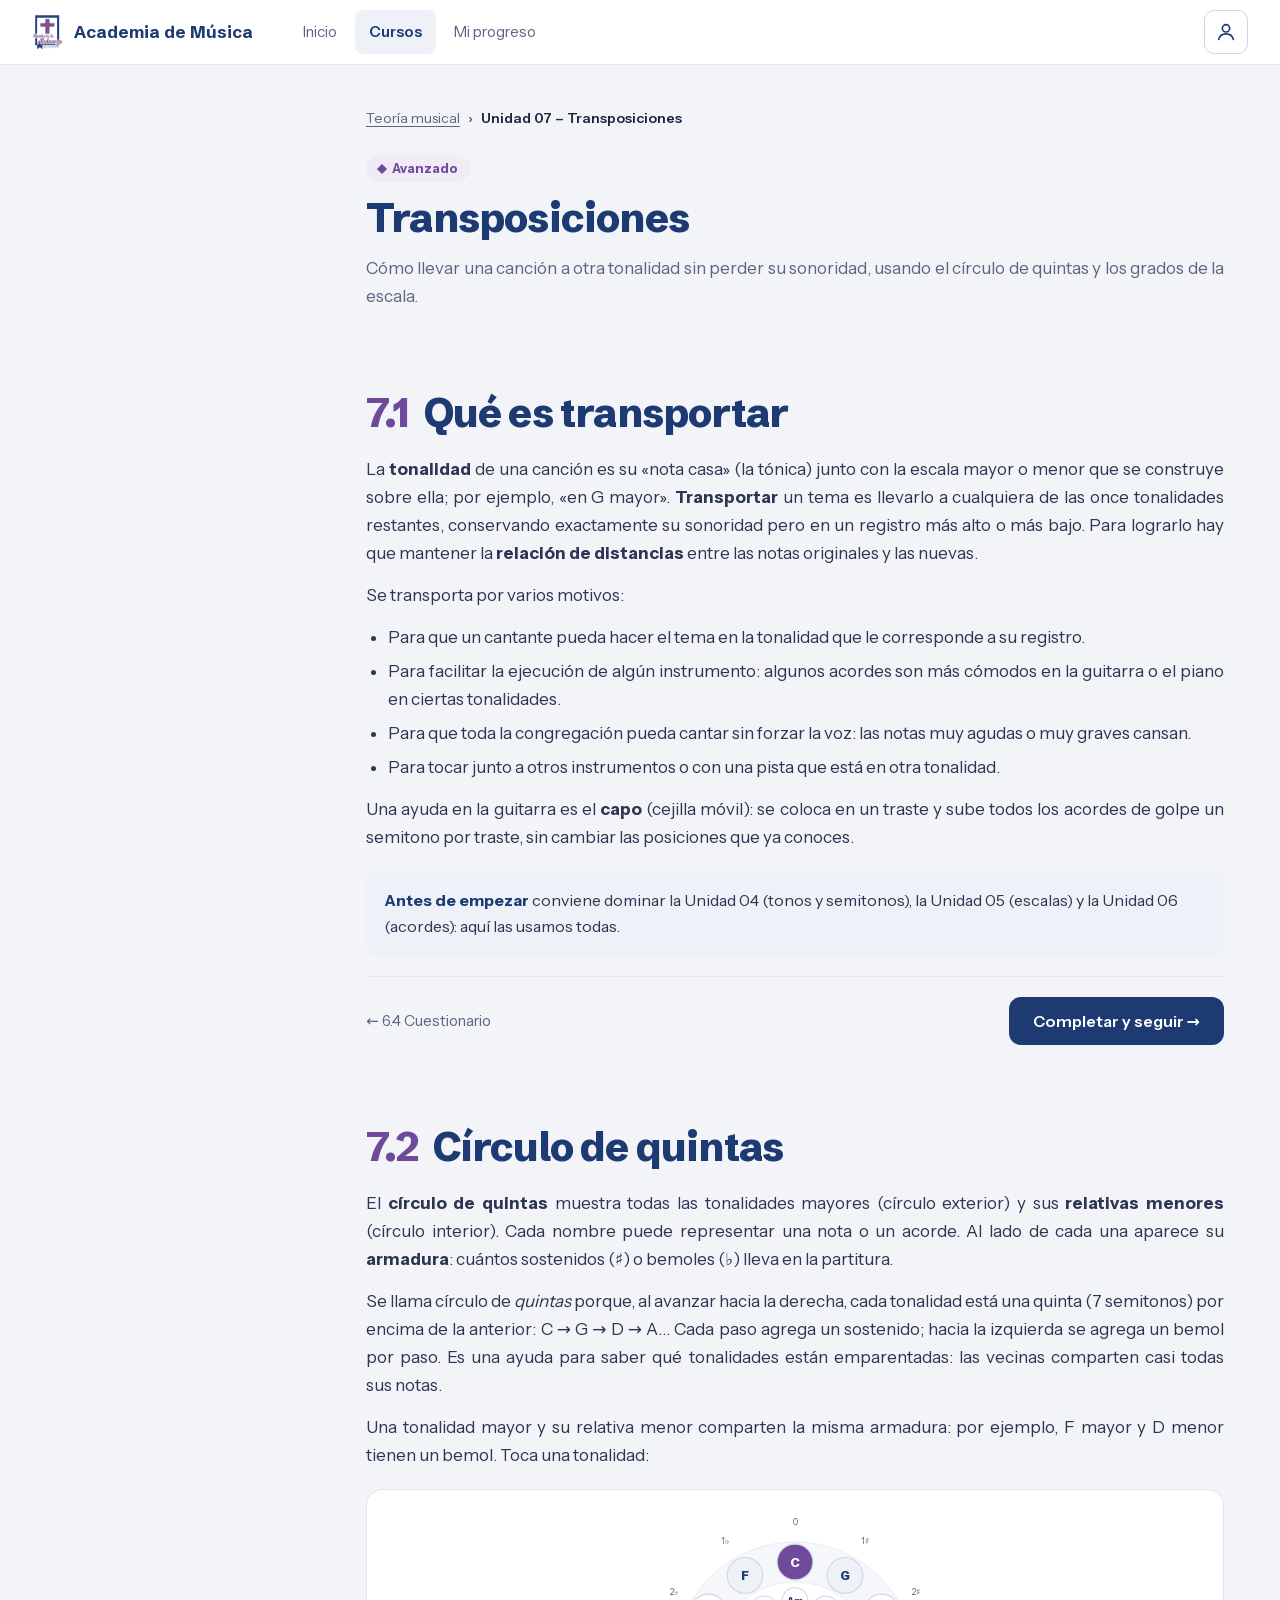
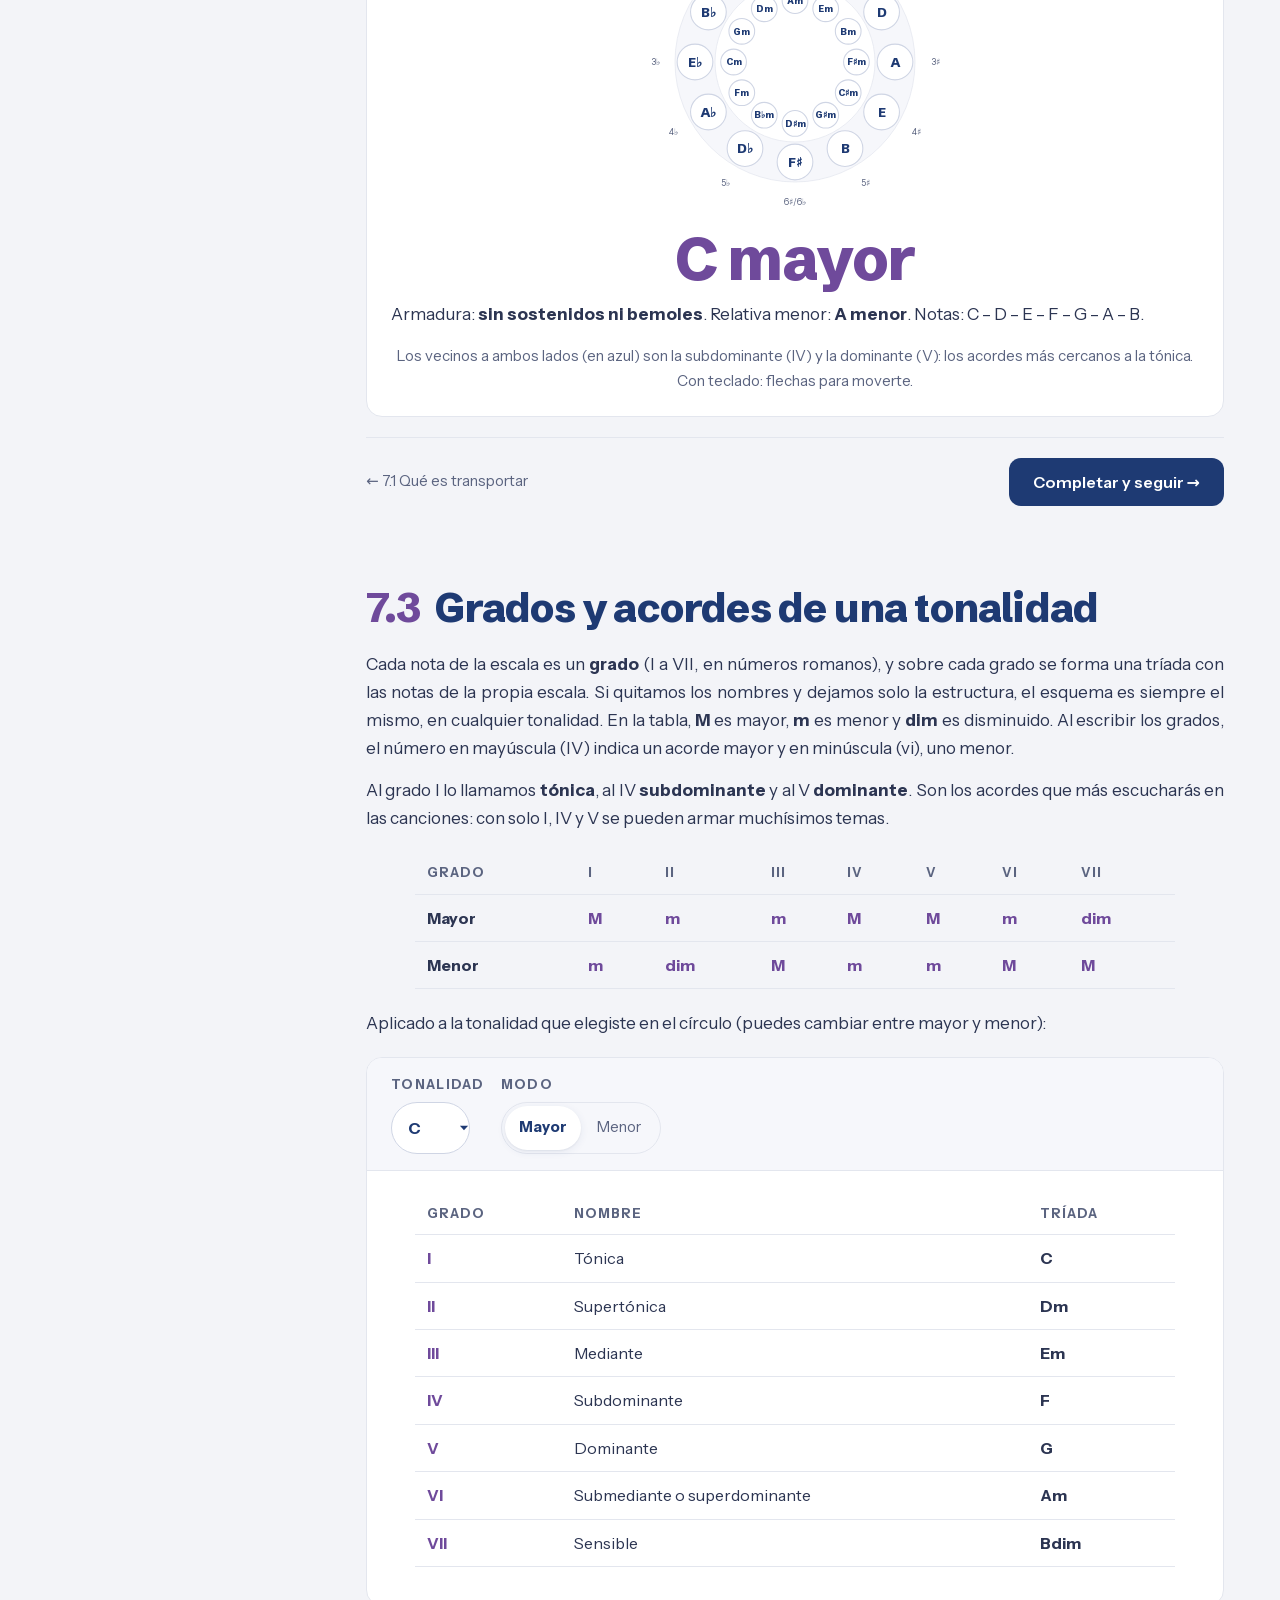
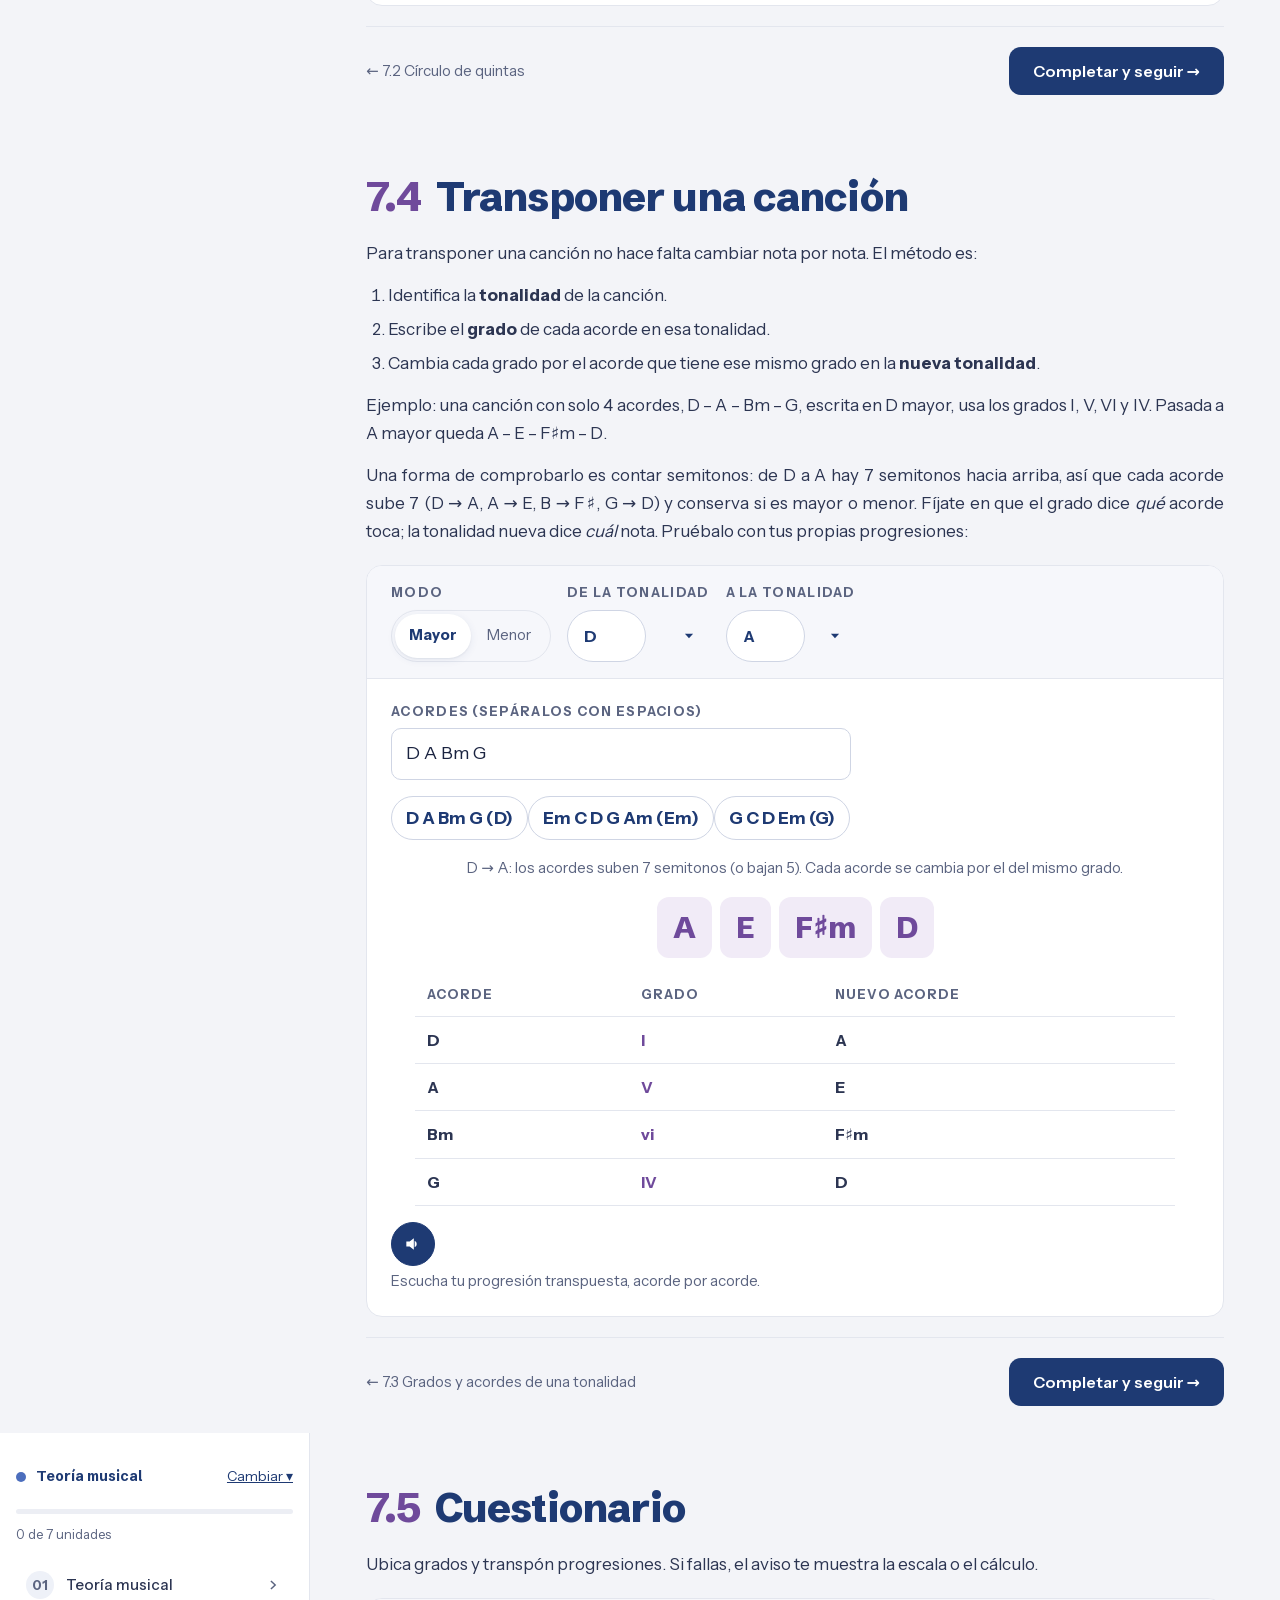
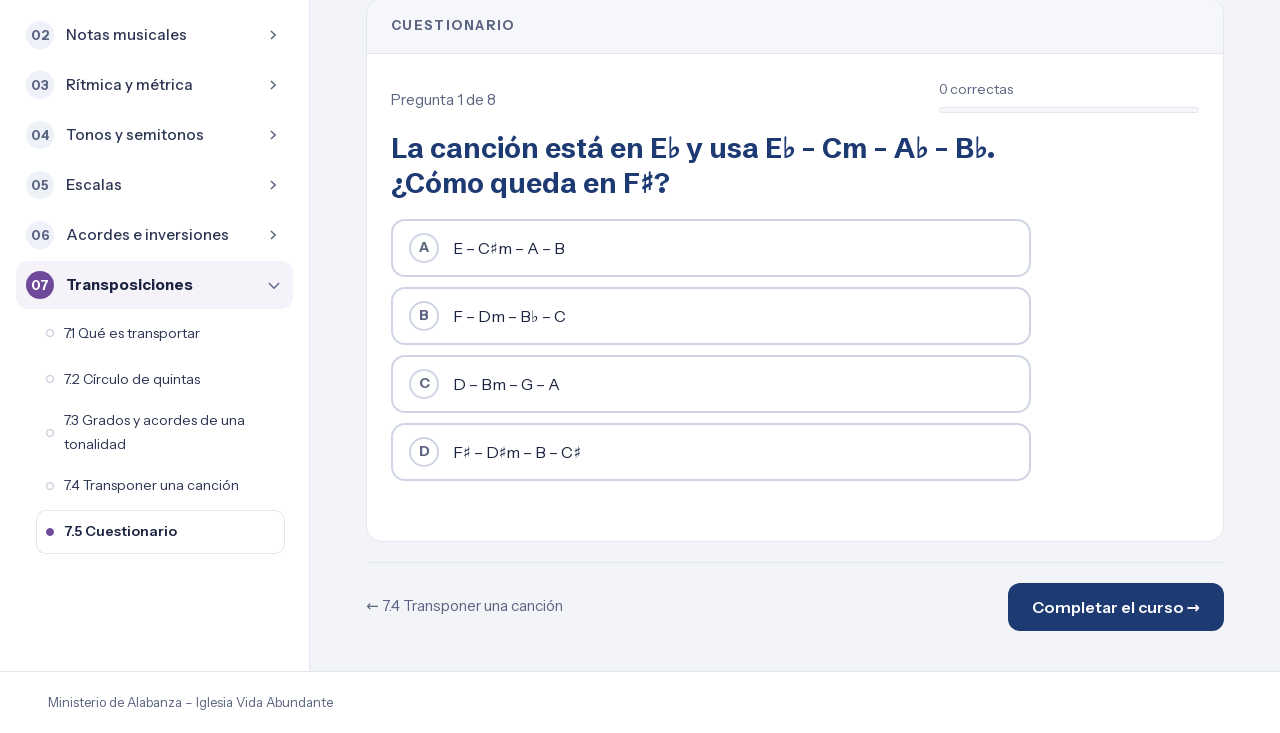
<file: academy/unidad-07-transposiciones.html>
<!doctype html>
<html lang="es">
<head>
<meta charset="utf-8">
<script>try{var t=localStorage.getItem("av-tema");if(t==="claro")document.documentElement.dataset.theme="light";else if(t==="oscuro")document.documentElement.dataset.theme="dark";var f=localStorage.getItem("av-fuente");if(f)document.documentElement.dataset.fuente=f;if(localStorage.getItem("av-alinear")==="izquierda")document.documentElement.dataset.alinear="izquierda"}catch(e){}</script>
<meta name="viewport" content="width=device-width, initial-scale=1, viewport-fit=cover">
<meta name="description" content="Academia de Música – Ministerio de Alabanza, Iglesia Vida Abundante. Unidad 07: Transposiciones.">
<title>Unidad 07 – Transposiciones – Academia de Música</title>
<link rel="icon" href="logo.png">
<meta property="og:title" content="Unidad 07 – Transposiciones">
<meta property="og:description" content="El círculo de quintas, los grados de una tonalidad y cómo llevar una canción a otro tono.">
<link rel="preload" href="fonts/instrument-sans.woff2" as="font" type="font/woff2" crossorigin>
<link rel="preload" href="fonts/schibsted-grotesk.woff2" as="font" type="font/woff2" crossorigin>
<link rel="stylesheet" href="unidad.css">
</head>
<body class="lesson">
<a class="skip" href="#por-que">Saltar al contenido</a>
<header class="top" id="top"></header>

<div class="page">
  <aside class="syl" id="syl" aria-label="Temario"></aside>

  <main>
    <div class="unit-intro">
      <nav class="crumbs" aria-label="Ruta de navegación"><ol id="crumbs"></ol></nav>
      <h1>Transposiciones</h1>
      <p>Cómo llevar una canción a otra tonalidad sin perder su sonoridad, usando el círculo de quintas y los grados de la escala.</p>
    </div>

    <section id="por-que">
      <div class="sec-head"><span class="k">7.1</span><h2>Qué es transportar</h2></div>
      <div class="prose">
        <p>La <strong>tonalidad</strong> de una canción es su «nota casa» (la tónica) junto con la escala mayor o menor que se construye sobre ella; por ejemplo, «en G mayor». <strong>Transportar</strong> un tema es llevarlo a cualquiera de las once tonalidades restantes, conservando exactamente su sonoridad pero en un registro más alto o más bajo. Para lograrlo hay que mantener la <strong>relación de distancias</strong> entre las notas originales y las nuevas.</p>
        <p>Se transporta por varios motivos:</p>
        <ul style="margin:0;padding-left:22px;display:grid;gap:6px"><li>Para que un cantante pueda hacer el tema en la tonalidad que le corresponde a su registro.</li><li>Para facilitar la ejecución de algún instrumento: algunos acordes son más cómodos en la guitarra o el piano en ciertas tonalidades.</li><li>Para que toda la congregación pueda cantar sin forzar la voz: las notas muy agudas o muy graves cansan.</li><li>Para tocar junto a otros instrumentos o con una pista que está en otra tonalidad.</li></ul>
        <p>Una ayuda en la guitarra es el <strong>capo</strong> (cejilla móvil): se coloca en un traste y sube todos los acordes de golpe un semitono por traste, sin cambiar las posiciones que ya conoces.</p>
      </div>
      <div class="note"><b>Antes de empezar</b> conviene dominar la Unidad 04 (tonos y semitonos), la Unidad 05 (escalas) y la Unidad 06 (acordes): aquí las usamos todas.</div>
    </section>

    <section id="circulo">
      <div class="sec-head"><span class="k">7.2</span><h2>Círculo de quintas</h2></div>
      <div class="prose">
        <p>El <strong>círculo de quintas</strong> muestra todas las tonalidades mayores (círculo exterior) y sus <strong>relativas menores</strong> (círculo interior). Cada nombre puede representar una nota o un acorde. Al lado de cada una aparece su <strong>armadura</strong>: cuántos sostenidos (♯) o bemoles (♭) lleva en la partitura.</p>
        <p>Se llama círculo de <em>quintas</em> porque, al avanzar hacia la derecha, cada tonalidad está una quinta (7 semitonos) por encima de la anterior: C → G → D → A… Cada paso agrega un sostenido; hacia la izquierda se agrega un bemol por paso. Es una ayuda para saber qué tonalidades están emparentadas: las vecinas comparten casi todas sus notas.</p>
        <p>Una tonalidad mayor y su relativa menor comparten la misma armadura: por ejemplo, F mayor y D menor tienen un bemol. Toca una tonalidad:</p>
      </div>
      <div class="panel"><div class="pin">
        <div class="circ" id="circ"></div>
        <div class="row"><div class="stack"><div class="big" id="ckey" aria-live="polite"></div><p id="cinfo"></p></div></div>
        <p class="cap">Los vecinos a ambos lados (en azul) son la subdominante (IV) y la dominante (V): los acordes más cercanos a la tónica. Con teclado: flechas para moverte.</p>
      </div></div>
    </section>

    <section id="grados">
      <div class="sec-head"><span class="k">7.3</span><h2>Grados y acordes de una tonalidad</h2></div>
      <div class="prose">
        <p>Cada nota de la escala es un <strong>grado</strong> (I a VII, en números romanos), y sobre cada grado se forma una tríada con las notas de la propia escala. Si quitamos los nombres y dejamos solo la estructura, el esquema es siempre el mismo, en cualquier tonalidad. En la tabla, <b>M</b> es mayor, <b>m</b> es menor y <b>dim</b> es disminuido. Al escribir los grados, el número en mayúscula (IV) indica un acorde mayor y en minúscula (vi), uno menor.</p>
        <p>Al grado I lo llamamos <strong>tónica</strong>, al IV <strong>subdominante</strong> y al V <strong>dominante</strong>. Son los acordes que más escucharás en las canciones: con solo I, IV y V se pueden armar muchísimos temas.</p>
      </div>
      <div class="tblwrap"><table class="tbl"><thead><tr><th>Grado</th><th>I</th><th>II</th><th>III</th><th>IV</th><th>V</th><th>VI</th><th>VII</th></tr></thead><tbody>
        <tr><td><b>Mayor</b></td><td class="m">M</td><td class="m">m</td><td class="m">m</td><td class="m">M</td><td class="m">M</td><td class="m">m</td><td class="m">dim</td></tr>
        <tr><td><b>Menor</b></td><td class="m">m</td><td class="m">dim</td><td class="m">M</td><td class="m">m</td><td class="m">m</td><td class="m">M</td><td class="m">M</td></tr></tbody></table></div>
      <div class="prose"><p>Aplicado a la tonalidad que elegiste en el círculo (puedes cambiar entre mayor y menor):</p></div>
      <div class="panel">
        <div class="pbar"><div class="field"><label class="lbl" for="gk">Tonalidad</label><span class="select"><select id="gk"></select><svg viewBox="0 0 24 24" aria-hidden="true"><path d="M5 8l7 8 7-8z"/></svg></span></div>
        <div class="field"><span class="lbl">Modo</span><div class="seg" id="gm" role="group" aria-label="Modo"><button type="button" data-m="maj" aria-pressed="true">Mayor</button><button type="button" data-m="min" aria-pressed="false">Menor</button></div></div>
        </div>
        <div class="pin"><div class="tblwrap"><table class="tbl" id="gtbl"><thead><tr><th>Grado</th><th>Nombre</th><th>Tríada</th></tr></thead><tbody></tbody></table></div><p class="cap" id="gnote"></p></div>
      </div>
    </section>

    <section id="transponer">
      <div class="sec-head"><span class="k">7.4</span><h2>Transponer una canción</h2></div>
      <div class="prose">
        <p>Para transponer una canción no hace falta cambiar nota por nota. El método es:</p>
        <ol style="margin:0;padding-left:22px;display:grid;gap:6px"><li>Identifica la <strong>tonalidad</strong> de la canción.</li><li>Escribe el <strong>grado</strong> de cada acorde en esa tonalidad.</li><li>Cambia cada grado por el acorde que tiene ese mismo grado en la <strong>nueva tonalidad</strong>.</li></ol>
        <p>Ejemplo: una canción con solo 4 acordes, <span class="mono">D – A – Bm – G</span>, escrita en D mayor, usa los grados I, V, VI y IV. Pasada a A mayor queda <span class="mono">A – E – F♯m – D</span>.</p>
        <p>Una forma de comprobarlo es contar semitonos: de D a A hay 7 semitonos hacia arriba, así que cada acorde sube 7 (D → A, A → E, B → F♯, G → D) y conserva si es mayor o menor. Fíjate en que el grado dice <em>qué</em> acorde toca; la tonalidad nueva dice <em>cuál</em> nota. Pruébalo con tus propias progresiones:</p>
      </div>
      <div class="panel">
        <div class="pbar">
          <div class="field"><span class="lbl">Modo</span><div class="seg" id="tm" role="group" aria-label="Modo"><button type="button" data-m="maj" aria-pressed="true">Mayor</button><button type="button" data-m="min" aria-pressed="false">Menor</button></div></div>
          <div class="field"><label class="lbl" for="tf">De la tonalidad</label><span class="select"><select id="tf"></select><svg viewBox="0 0 24 24" aria-hidden="true"><path d="M5 8l7 8 7-8z"/></svg></span></div>
          <div class="field"><label class="lbl" for="tt">A la tonalidad</label><span class="select"><select id="tt"></select><svg viewBox="0 0 24 24" aria-hidden="true"><path d="M5 8l7 8 7-8z"/></svg></span></div>
        </div>
        <div class="pin">
          <div class="field"><label class="lbl" for="tin">Acordes (sepáralos con espacios)</label><input class="in" id="tin" value="D A Bm G" autocomplete="off" autocapitalize="off" spellcheck="false"></div>
          <div class="row" id="tex"></div>
          <p class="cap" id="tsteps"></p>
          <div class="outchords" id="tout" aria-live="polite"></div>
          <div class="tblwrap"><table class="tbl" id="ttbl"><thead><tr><th>Acorde</th><th>Grado</th><th>Nuevo acorde</th></tr></thead><tbody></tbody></table></div>
          <div class="row" style="align-items:center;justify-content:center;flex-wrap:nowrap"><button type="button" class="ibtn solid" id="tplay" aria-label="Escuchar el resultado" title="Escuchar el resultado"><svg class="i" viewBox="0 0 24 24" aria-hidden="true"><path d="M4 9v6h4l5 4V5L8 9H4zm12.5 3a4.5 4.5 0 0 0-2.5-4v8a4.5 4.5 0 0 0 2.5-4z"/></svg></button><span class="cap" style="text-align:left">Escucha tu progresión transpuesta, acorde por acorde.</span></div>
        </div>
      </div>
    </section>

    <section id="practica">
      <div class="sec-head"><span class="k">7.5</span><h2>Cuestionario</h2></div>
      <p class="prose">Ubica grados y transpón progresiones. Si fallas, el aviso te muestra la escala o el cálculo.</p>
      <div id="quiz"></div>
    </section>
  </main>
</div>


<footer>
  <div class="wrap">Ministerio de Alabanza – Iglesia Vida Abundante</div>
</footer>

<script src="curso.js"></script>
<script src="unidad.js"></script>
<script>
(function(){
const {$,svgEl,keyboard,actx,note,playSet,stopAll,out,mcq,keyQuiz,shuffle,pick,rnd,R12S,store,metro,ICON_SPK}=U;

const {scale,triads,nm,LPC,parseNote,pretty:sp,ROMAN}=U;
const SH=['C','C#','D','D#','E','F','F#','G','G#','A','A#','B'],FL=['C','Db','D','Eb','E','F','Gb','G','Ab','A','Bb','B'];
const MAJ=['C','G','D','A','E','B','F#','Db','Ab','Eb','Bb','F'],MIN=['A','E','B','F#','C#','G#','D#','Bb','F','C','G','D'];
const SIG=['sin sostenidos ni bemoles','1 sostenido','2 sostenidos','3 sostenidos','4 sostenidos','5 sostenidos','6 sostenidos (G♭ mayor lleva 6 bemoles)','5 bemoles','4 bemoles','3 bemoles','2 bemoles','1 bemol'];
const SHORT=['0','1♯','2♯','3♯','4♯','5♯','6♯/6♭','5♭','4♭','3♭','2♭','1♭'];
const pcOf=n=>{const p=parseNote(n);return ((LPC[p.l]+p.a)%12+12)%12};
const tri=(root,minor)=>{const p=parseNote(root);return triads(p.l,p.a,minor)};
const flatKey=(root,minor)=>{if(root.includes('b'))return true;if(root.includes('#'))return false;return (minor?MIN:MAJ).indexOf(root)>=7};
const ROOTS=['C','C#','Db','D','D#','Eb','E','F','F#','Gb','G','G#','Ab','A','A#','Bb','B'];
/* Círculo */
let ci=0,cmin=false;const nodes={maj:[],min:[]};
{const W=420,svg=svgEl('svg',{viewBox:`0 0 ${W} ${W}`,role:'group','aria-label':'Círculo de quintas. Flechas para moverte, Enter para elegir.'}),c=W/2;
  svg.appendChild(svgEl('circle',{cx:c,cy:c,r:168,fill:'var(--tint)',stroke:'var(--line)'}));svg.appendChild(svgEl('circle',{cx:c,cy:c,r:112,fill:'var(--bg)',stroke:'var(--line)'}));
  for(let i=0;i<12;i++){const a=(-90+i*30)*Math.PI/180,P=(r)=>[c+r*Math.cos(a),c+r*Math.sin(a)];
    const [sx,sy]=P(196);svg.appendChild(svgEl('text',{x:sx,y:sy+4,'text-anchor':'middle','font-size':12,'font-family':'Instrument Sans, sans-serif',fill:'var(--muted)'},SHORT[i]));
    [['maj',140,25,MAJ[i],18],['min',86,18,MIN[i]+'m',13]].forEach(([k,r,rad,label,fs])=>{const [x,y]=P(r),g=svgEl('g',{class:'seg-k',role:'button',tabindex:'-1','data-i':i,'data-k':k});
      const cir=svgEl('circle',{cx:x,cy:y,r:rad,stroke:'var(--line-strong)','stroke-width':1.5});const tx=svgEl('text',{x,y:y+fs*.35,'text-anchor':'middle','font-size':fs,'font-family':'var(--f-display)','font-weight':800},sp(i===6&&k==='maj'?'F#':label));
      g.append(cir,tx);g.addEventListener('click',()=>pickKey(i,k==='min'));g.addEventListener('keydown',e=>{const d=e.key==='ArrowRight'||e.key==='ArrowDown'?1:e.key==='ArrowLeft'||e.key==='ArrowUp'?-1:0;
        if(d){e.preventDefault();const j=(i+d+12)%12;pickKey(j,k==='min');nodes[k][j].g.focus()}else if(e.key==='Enter'||e.key===' '){e.preventDefault();pickKey(i,k==='min')}});
      svg.appendChild(g);nodes[k][i]={g,cir,tx}})}
  $('#circ').appendChild(svg)}
function paintCircle(){for(const k of ['maj','min'])nodes[k].forEach((n,i)=>{const sel=(k==='min')===cmin&&i===ci,nb=(k==='min')===cmin&&(i===(ci+1)%12||i===(ci+11)%12);
  n.cir.setAttribute('fill',sel?'var(--violet)':nb?'var(--navy-soft)':'var(--bg)');n.tx.setAttribute('fill',sel?'#fff':'var(--navy)');n.g.setAttribute('tabindex',sel?'0':'-1');n.g.setAttribute('aria-pressed',sel);
  n.g.setAttribute('aria-label',`${sp(k==='maj'?(i===6?'F#':MAJ[i]):MIN[i])} ${k==='maj'?'mayor':'menor'}, ${SIG[i]}`)})}
function keyName(){return cmin?MIN[ci]:MAJ[ci]}
function info(){const r=keyName(),rel=cmin?MAJ[ci]:MIN[ci];$('#ckey').textContent=`${sp(r)} ${cmin?'menor':'mayor'}`;
  $('#cinfo').innerHTML=`Armadura: <b>${SIG[ci]}</b>. Relativa ${cmin?'mayor':'menor'}: <b>${sp(rel)} ${cmin?'mayor':'menor'}</b>. Notas: <span class="mono">${scale(parseNote(r).l,parseNote(r).a,cmin).map(n=>sp(n.name)).join(' – ')}</span>.`}
/* Grados */
const gk=$('#gk');let gmin=false;
function fillSel(sel,_m,val){if(!sel.options.length)ROOTS.forEach(r=>{const o=document.createElement('option');o.value=r;o.textContent=sp(r);sel.appendChild(o)});if(val)sel.value=val}
function drawG(){const r=gk.value,T=tri(r,gmin);$('#gtbl tbody').innerHTML=T.map(t=>`<tr><td class="m">${t.deg}</td><td>${t.dname}</td><td><b>${sp(t.sym)}</b></td></tr>`).join('');
  $('#gnote').textContent=T.some(t=>/##|bb/.test(t.name))?'Esta tonalidad usa dobles alteraciones (𝄪 y 𝄫). Es correcta, pero en la práctica se prefiere su nombre equivalente, que es más sencillo de leer.':''}
gk.onchange=drawG;
document.querySelectorAll('#gm button').forEach(b=>b.onclick=()=>{gmin=b.dataset.m==='min';document.querySelectorAll('#gm button').forEach(x=>x.setAttribute('aria-pressed',x===b));fillSel(gk,gmin,gk.value);drawG()});
function playChords(list,gap){const c=actx();if(!c)return;stopAll();const t=c.currentTime+.05;list.forEach((ch,i)=>ch.forEach(a=>note(a+12,t+i*gap,gap*1.05,.22)))}
function pickKey(i,m){ci=i;cmin=m;paintCircle();info();gmin=m;document.querySelectorAll('#gm button').forEach(x=>x.setAttribute('aria-pressed',(x.dataset.m==='min')===m));fillSel(gk,m,keyName());gk.value=keyName();drawG();if(tmode!==(m?'min':'maj')){}}
/* Transponer */
let tmode='maj';const tf=$('#tf'),tt=$('#tt'),tin=$('#tin');
const qOf=s=>/^(dim|°|o)/.test(s)?'dim':/^m(?!aj)/.test(s)?'m':'';
function parseChord(tok){const m=tok.match(/^([A-G])(#|b)?([^/]*)(?:\/([A-G])(#|b)?)?$/);if(!m)return null;return{root:m[1]+(m[2]||''),suf:m[3],bass:m[4]?m[4]+(m[5]||''):null}}
function transpose(chords,from,to,minor){const S=tri(from,minor),D=tri(to,minor),sc=scale(parseNote(from).l,parseNote(from).a,minor),dc=scale(parseNote(to).l,parseNote(to).a,minor),shift=(pcOf(to)-pcOf(from)+12)%12,fl=flatKey(to,minor);
  const spell=pc=>(fl?FL:SH)[pc];
  return chords.map(tok=>{const c=parseChord(tok);if(!c)return{tok,bad:true};const rp=pcOf(c.root),q=qOf(c.suf);let k=S.findIndex(t=>t.pc===rp&&t.q===q);let out,deg;
    if(k>=0){out=D[k].name+c.suf;const q2=S[k].q;deg=q2==='m'?ROMAN[k].toLowerCase():q2==='dim'?ROMAN[k].toLowerCase()+'°':ROMAN[k]}else{out=spell((rp+shift)%12)+c.suf;deg=null}
    if(c.bass){const bp=pcOf(c.bass),j=sc.findIndex(n=>n.pc===bp);out+='/'+(j>=0?dc[j].name:spell((bp+shift)%12))}
    return{tok,deg,out,pc:(rp+shift)%12,q}})}
function drawT(){const from=tf.value,to=tt.value,minor=tmode==='min',toks=tin.value.split(/[\s,\-–]+/).filter(Boolean);
  const res=transpose(toks,from,to,minor);const ok=res.filter(r=>!r.bad);
  $('#tout').innerHTML=ok.map(r=>`<span>${sp(r.out)}</span>`).join('');
  const dir=(pcOf(to)-pcOf(from)+12)%12;
  $('#tsteps').textContent=ok.length?`${sp(from)}${minor?'m':''} → ${sp(to)}${minor?'m':''}: los acordes ${dir===0?'no cambian':'suben '+dir+' '+(dir===1?'semitono':'semitonos')+' (o bajan '+(12-dir)+')'}. Cada acorde se cambia por el del mismo grado.`:'Escribe acordes como D, Bm, F#m, G/B…';
  $('#ttbl tbody').innerHTML=res.map(r=>r.bad?`<tr><td>${r.tok}</td><td colspan="2" class="cap">No reconocí este acorde</td></tr>`:`<tr><td><b>${sp(r.tok)}</b></td><td class="m">${r.deg||'fuera de la tonalidad'}</td><td><b>${sp(r.out)}</b></td></tr>`).join('')}
function setT(mode){tmode=mode;document.querySelectorAll('#tm button').forEach(x=>x.setAttribute('aria-pressed',x.dataset.m===mode));const a=tf.value,b=tt.value;fillSel(tf,mode==='min',a);fillSel(tt,mode==='min',b);drawT()}
document.querySelectorAll('#tm button').forEach(b=>b.onclick=()=>{const m=b.dataset.m;if(m===tmode)return;const ex=m==='min'?['Em C D G Am','E','F#']:['D A Bm G','D','A'];tin.value=ex[0];tmode=m;document.querySelectorAll('#tm button').forEach(x=>x.setAttribute('aria-pressed',x===b));fillSel(tf,m==='min',ex[1]);fillSel(tt,m==='min',ex[2]);tf.value=ex[1];tt.value=ex[2];drawT()});
tf.onchange=tt.onchange=drawT;tin.oninput=drawT;
[['D A Bm G','maj','D','A'],['Em C D G Am','min','E','F#'],['G C D Em','maj','G','D']].forEach(([c,m,a,b])=>{const e=document.createElement('button');e.type='button';e.className='chip';e.textContent=c+' ('+sp(a)+(m==='min'?'m':'')+')';e.onclick=()=>{tmode=m;document.querySelectorAll('#tm button').forEach(x=>x.setAttribute('aria-pressed',x.dataset.m===m));fillSel(tf,m==='min',a);fillSel(tt,m==='min',b);tf.value=a;tt.value=b;tin.value=c;drawT()};$('#tex').appendChild(e)});
$('#tplay').onclick=()=>{const b=$('#tplay'),res=transpose(tin.value.split(/[\s,\-–]+/).filter(Boolean),tf.value,tt.value,tmode==='min').filter(r=>!r.bad);const IV={'':[0,4,7],m:[0,3,7],dim:[0,3,6]};if(!res.length)return;playChords(res.map(r=>IV[r.q].map(i=>r.pc+i)),1);
  const chips=[...document.querySelectorAll('#tout span')],T=[];chips.forEach((x,i)=>T.push(setTimeout(()=>{chips.forEach(y=>y.classList.remove('on'));x.classList.add('on')},i*1000+50)));b._end=()=>{T.forEach(clearTimeout);chips.forEach(y=>y.classList.remove('on'))}};
fillSel(tf,false,'D');fillSel(tt,false,'A');pickKey(0,false);fillSel(gk,false,'C');gk.value='C';drawG();setT('maj');tf.value='D';tt.value='A';drawT();
/* Práctica */
const ALLK=MAJ.map(r=>[r,false]).concat(MIN.map(r=>[r,true]));
const gradeQ=()=>{const [r,mi]=ALLK[rnd(0,23)],T=tri(r,mi),k=rnd(1,6),c=T[k].sym;const others=pick(T.filter((_,i)=>i!==k).map(t=>t.sym),3);return{q:`En la tonalidad de <b>${sp(r)} ${mi?'menor':'mayor'}</b>, ¿qué acorde es el grado <b>${ROMAN[k]}</b> (${T[k].dname.toLowerCase()})?`,opts:others.map(sp).concat(sp(c)),ans:3,why:`${sp(r)} ${mi?'menor':'mayor'}: ${T.map(t=>sp(t.sym)).join(' – ')}.`}};
const PROG={maj:[[0,4,5,3],[0,3,4,0],[5,3,0,4],[0,5,3,4]],min:[[0,5,2,6],[0,3,4,0],[0,6,5,6],[0,3,6,2]]};
const trQ=()=>{const mi=Math.random()<.4,keys=mi?MIN:MAJ,a=keys[rnd(0,11)];let b;do{b=keys[rnd(0,11)]}while(b===a);const pr=PROG[mi?'min':'maj'][rnd(0,3)],TA=tri(a,mi),toks=pr.map(k=>TA[k].sym);const right=transpose(toks,a,b,mi).map(r=>sp(r.out)).join(' – ');
  const wrong=[];const cand=keys.filter(x=>x!==a&&x!==b);for(const w of pick(cand,8)){const s=transpose(toks,a,w,mi).map(r=>sp(r.out)).join(' – ');if(s!==right&&!wrong.includes(s))wrong.push(s);if(wrong.length===3)break}
  const TB=tri(b,mi);return{q:`La canción está en <b>${sp(a)}${mi?'m':''}</b> y usa <b>${toks.map(sp).join(' – ')}</b>. ¿Cómo queda en <b>${sp(b)}${mi?'m':''}</b>?`,opts:wrong.concat(right),ans:wrong.length,why:`Grados ${pr.map(k=>mi?(TA[k].q===''?ROMAN[k]:ROMAN[k].toLowerCase()+(TA[k].q==='dim'?'°':'')):(TA[k].q===''?ROMAN[k]:ROMAN[k].toLowerCase()+(TA[k].q==='dim'?'°':''))).join(' – ')}: en ${sp(b)}${mi?'m':''} son ${pr.map(k=>sp(TB[k].sym)).join(' – ')}.`}};
const STAT=[['¿Qué esquema de tríadas tiene una tonalidad mayor (grados I a VII)?',['M m m M M m dim','m dim M m m M M','M M m M m m dim','M m M m M m dim'],'Mayor: M m m M M m dim.'],['¿Qué esquema de tríadas tiene una tonalidad menor?',['m dim M m m M M','M m m M M m dim','m m M m M M dim','m dim m M m M M'],'Menor: m dim M m m M M.'],['Las tonalidades de F mayor y D menor comparten…',['La misma armadura (1 bemol)','Los mismos acordes','La misma tónica','Ninguna alteración'],'Una mayor y su relativa menor tienen la misma armadura.'],['Transportar un tema significa…',['Llevarlo a otra tonalidad conservando las distancias entre sus notas','Cambiar su tempo','Cambiar su letra','Tocarlo más fuerte'],'Se mantiene la relación de distancias; solo cambia el registro.'],['En el círculo de quintas, los vecinos de la tónica son…',['La subdominante (IV) y la dominante (V)','El relativo menor y el mayor','El II y el VII','Los dos acordes disminuidos'],'A un lado queda la IV y al otro la V.']].map(([q,o,w])=>({q,opts:o,ans:0,why:w}));
mcq({root:'#quiz',id:'av-u7',total:8,make:n=>{const q=[];for(let i=0;i<n;i++){const k=i%4;q.push(k===0||k===2?gradeQ():k===1?trQ():pick(STAT,1)[0])}return shuffle(q)}});

document.querySelectorAll('[data-carousel]').forEach(e=>U.carousel(e,e.dataset.carousel));
U.course(7);
})();
</script>
</body>
</html>
</file>
<file: academy/unidad.css>
@font-face{font-family:"Source Serif 4";font-style:normal;font-weight:200 900;font-display:swap;src:url(fonts/source-serif-4.woff2) format("woff2")}
@font-face{font-family:"Source Serif 4";font-style:italic;font-weight:200 900;font-display:swap;src:url(fonts/source-serif-4-italic.woff2) format("woff2")}
@font-face{font-family:"Newsreader";font-style:normal;font-weight:200 800;font-display:swap;src:url(fonts/newsreader.woff2) format("woff2")}
@font-face{font-family:"Newsreader";font-style:italic;font-weight:200 800;font-display:swap;src:url(fonts/newsreader-italic.woff2) format("woff2")}
@font-face{font-family:"Instrument Sans";font-style:normal;font-weight:400 700;font-display:swap;src:url(fonts/instrument-sans.woff2) format("woff2")}
@font-face{font-family:"Schibsted Grotesk";font-style:normal;font-weight:500 800;font-display:swap;src:url(fonts/schibsted-grotesk.woff2) format("woff2")}
/* Estilos compartidos de las unidades (mismo diseño que la Unidad 06). */
body{margin:0}img{max-width:100%}[hidden]{display:none!important}
:root{
  --bg:#ffffff; --page:#f3f4f8; --tint:#f6f7fb; --ink:#1a2340; --body:#2c3552; --muted:#5b6480; --faint:#626a85; --line:#e3e6ee; --line-strong:#cfd5e4; --line-soft:#eef0f5;
  --navy:#1e3a73; --navy-hover:#142a57; --navy-soft:#eef1f8; --on-navy:#ffffff;
  --violet:#6f4a9b; --violet-soft:#f1ebf7; --violet-row:#f6f2fa; --violet-ring:#ece3f5; --on-violet:#ffffff;
  --ok:#1f7a50; --ok-line:#1f8a5b; --ok-soft:#e5f4ec; --err:#a83434; --err-line:#c94a4a; --err-soft:#fbeaea;
  --track:#eceef4; --tab-bg:#e6e9f1; --dot:#b8bfd1; --syl:#4a62b0; --seen:#c9bddf; --cover:#fafcfe; --pill-off:#f0f1f4;
  --key-white:#ffffff; --key-black:#1d2033; --key-edge:#c9cddd;
  --shadow:0 1px 2px rgba(22,26,51,.04),0 8px 28px rgba(36,66,122,.08);
  --lift:0 1px 2px rgba(22,26,51,.06),0 2px 8px rgba(36,66,122,.08);
  --f-display:"Schibsted Grotesk","Avenir Next","Segoe UI",sans-serif;
  --f-body:"Instrument Sans","Segoe UI",system-ui,sans-serif;
  --f-read:Charter,"Bitstream Charter","Iowan Old Style","Sitka Text",Georgia,serif;
  --r:12px; --r-sm:10px;
  color-scheme:light;
}
*{box-sizing:border-box}
html{scroll-behavior:smooth}
body{background:var(--page);color:var(--body);font-family:var(--f-body);font-size:17px;line-height:1.6;-webkit-font-smoothing:antialiased}
body::before{content:"";position:fixed;inset:0 0 auto;height:env(safe-area-inset-top,0px);z-index:10;background:var(--page)}
h1,h2,h3{font-family:var(--f-display);text-wrap:balance;line-height:1.12;margin:0;color:var(--ink)}
p{margin:0}
button,select{font:inherit;color:inherit;-webkit-tap-highlight-color:transparent}
button:focus-visible,select:focus-visible,[tabindex]:focus-visible,a:focus-visible{outline:3px solid var(--violet);outline-offset:2px;border-radius:6px}
.wrap{max-width:1200px;margin:0 auto;padding-left:max(20px, env(safe-area-inset-left, 0px));padding-right:max(20px, env(safe-area-inset-right, 0px))}
@media (max-width:520px){.wrap{padding-left:max(16px, env(safe-area-inset-left, 0px));padding-right:max(16px, env(safe-area-inset-right, 0px))}}
.mono{font-family:var(--f-body);font-variant-numeric:tabular-nums}
.skip{position:absolute;left:-9999px;top:8px;z-index:20;background:var(--bg);color:var(--navy);padding:10px 16px;border-radius:var(--r-sm);font-weight:700}
.skip:focus{left:12px}
.lbl{font-size:13px;letter-spacing:.1em;text-transform:uppercase;color:var(--muted);font-weight:700}
.cap{font-size:15px;color:var(--muted)}
svg.i{width:20px;height:20px;fill:currentColor;display:block}

/* Header: ver bloque «Header compacto» al final */
.sr{position:absolute;width:1px;height:1px;overflow:hidden;clip:rect(0 0 0 0);white-space:nowrap}
.linkbtn{background:none;border:0;color:var(--navy);font:inherit;font-size:15px;text-decoration:underline;text-underline-offset:3px;cursor:pointer;min-height:44px;padding:0;text-align:left}
a.linkbtn{display:inline-flex;align-items:center}
.lbl a{color:var(--navy);text-transform:none;letter-spacing:0;font-weight:400;margin-left:6px;font-size:14px}
@media (max-width:520px){.track{gap:4px}.track li{gap:4px}.track li+li::before{width:6px}}

/* Page: ver «Lección» al final */
main{display:grid;gap:80px;min-width:0}
@media (max-width:700px){main{gap:60px}}
section{display:grid;gap:20px;min-width:0;scroll-margin-top:72px}
.sec-head{display:flex;align-items:baseline;gap:14px;flex-wrap:wrap}
.sec-head .k{font-family:var(--f-display);font-size:clamp(30px,4.2vw,46px);line-height:1.12;font-weight:800;color:var(--violet);letter-spacing:-.01em}
.sec-head h2{font-size:clamp(30px,4.2vw,46px);font-weight:800;letter-spacing:-.01em;color:var(--navy)}
.prose{display:grid;gap:14px;max-width:66ch}
.note{background:var(--tint);border:1px solid var(--line);border-radius:var(--r);padding:16px 18px;font-size:16px;max-width:70ch}
.note b{color:var(--navy)}

/* Scale strip */
.scale-box{display:grid;gap:4px;max-width:640px}
.scale{display:grid;grid-template-columns:repeat(8,minmax(0,1fr));gap:6px}
.scale div{border:1px solid var(--line);border-radius:var(--r-sm);text-align:center;padding:10px 2px}
.scale div.hit{background:var(--violet-soft);border-color:var(--violet)}
.scale .n{font-family:var(--f-body);font-variant-numeric:tabular-nums;font-weight:700;font-size:18px}
.scale div.hit .n{color:var(--violet)}
.scale .d{font-size:13px;color:var(--muted)}
.steps{display:grid;grid-template-columns:repeat(8,minmax(0,1fr));gap:6px;font-family:var(--f-body);font-variant-numeric:tabular-nums;font-size:14px;color:var(--muted);text-align:center}
.steps span{transform:translateX(calc(50% + 3px))}
.steps span:last-child{transform:none}

/* Controls */
.seg{display:inline-grid;grid-auto-flow:column;grid-auto-columns:1fr;background:var(--tint);border:1px solid var(--line);border-radius:999px;padding:3px}
.seg button{border:0;background:transparent;padding:6px 14px;min-height:44px;border-radius:999px;cursor:pointer;font-size:15px;color:var(--muted);white-space:nowrap}
.seg button[aria-pressed="true"]{background:var(--bg);color:var(--navy);font-weight:700;box-shadow:var(--lift)}
.seg button:disabled{opacity:.4;cursor:default}
.ibtn{width:44px;height:44px;border-radius:50%;border:1px solid var(--line-strong);background:var(--bg);color:var(--navy);display:grid;place-items:center;cursor:pointer;transition:background .15s,border-color .15s;flex:none}
.ibtn:hover{border-color:var(--navy);background:var(--navy-soft)}
.ibtn.solid{background:var(--navy);border-color:var(--navy);color:var(--on-navy)}
.ibtn.solid:hover{background:var(--navy-hover)}
.ibtn:disabled{opacity:.35;cursor:default}
.pbtn{display:inline-flex;align-items:center;gap:6px;border:1px solid var(--navy);background:var(--bg);color:var(--navy);border-radius:999px;padding:0 16px 0 12px;min-height:44px;cursor:pointer;font-weight:700;font-size:14px;transition:background .15s}
.pbtn svg.i{width:18px;height:18px}
.pbtn:hover{background:var(--navy-soft)}
.pbtn.solid{background:var(--navy);color:var(--on-navy)}
.pbtn.solid:hover{background:var(--navy-hover)}
.pbtn:disabled{opacity:.35;cursor:default}
.btn{border:1px solid var(--navy);background:var(--navy);color:var(--on-navy);border-radius:999px;padding:8px 20px;min-height:44px;cursor:pointer;font-weight:700;font-size:15px;transition:background .15s}
.btn:hover{background:var(--navy-hover)}
.btn:disabled{opacity:.35;cursor:default}
.tabs{display:flex;gap:20px;border-bottom:1px solid var(--line)}
.tabs button{border:0;background:none;padding:12px 0 12px;min-height:44px;min-width:44px;margin-bottom:-1px;border-bottom:2px solid transparent;cursor:pointer;font-size:15px;color:var(--muted)}
.tabs button[aria-pressed="true"]{color:var(--navy);border-bottom-color:var(--violet);font-weight:700}

/* Lab */
.lab{border:1px solid var(--line);border-radius:18px;box-shadow:var(--shadow);overflow:hidden;min-width:0;display:grid;grid-template-columns:minmax(0,1fr);grid-template-areas:"controls" "readout" "viz" "explain"}
@media (min-width:1100px){.lab{grid-template-columns:minmax(0,1fr) minmax(260px,320px);grid-template-areas:"controls controls" "readout explain" "viz explain"}}
.lab > *{padding:22px 24px;min-width:0}
@media (max-width:520px){.lab > *{padding:18px 16px}}
.a-controls{grid-area:controls;background:var(--tint);border-bottom:1px solid var(--line);display:flex;gap:16px;flex-wrap:wrap;align-items:end}
.field{display:grid;gap:6px}
.field.grow{flex:1 1 220px;max-width:340px}
.field.grow .select,.field.grow select{width:100%}
@media (max-width:520px){.a-controls select{font-size:16px;padding-left:12px;padding-right:32px}.a-controls .select svg{right:10px}}
@media (max-width:520px){.a-controls .field:first-child{flex:0 0 92px}.a-controls .field:first-child .select,.a-controls .field:first-child select{width:100%}.field.grow{flex:2 1 160px}.a-controls .field:last-child{flex:1 1 100%}#invs{width:100%}}
.a-readout{grid-area:readout;display:grid;gap:10px;padding-bottom:6px}
.a-viz{grid-area:viz;display:grid;grid-template-columns:minmax(0,1fr);gap:12px;padding-top:10px;align-content:start}
.a-explain{grid-area:explain;display:grid;gap:12px;align-content:start}
@media (min-width:1100px){.a-explain{border-left:1px solid var(--line)}}
@media (max-width:1099px){.a-explain{border-top:1px solid var(--line)}}
.sym{font-family:var(--f-display);font-weight:800;font-size:72px;line-height:1;color:var(--violet);letter-spacing:-.02em;height:84px;display:flex;align-items:center;white-space:nowrap;overflow:hidden;width:100%}

.sym.off{color:var(--line-strong)}
.facts{display:grid;gap:6px;flex:1 1 200px;min-width:0}
.tones{display:flex;gap:6px;flex-wrap:wrap;min-height:34px;align-items:center;align-content:flex-start}
.tone{display:inline-flex;align-items:baseline;gap:6px;border-radius:var(--r-sm);padding:4px 10px;background:var(--navy-soft)}
.tone.root{background:var(--violet-soft)}
.tone b{font-family:var(--f-body);font-variant-numeric:tabular-nums;font-size:18px;color:var(--navy)}
.tone.root b{color:var(--violet)}
.tone i{font-style:normal;font-size:13px;color:var(--muted);font-family:var(--f-body);font-variant-numeric:tabular-nums}
.tools{display:flex;gap:8px;align-items:center}
.viz-head{display:flex;justify-content:space-between;align-items:center;gap:12px;flex-wrap:wrap}
.kbd-box{width:100%;max-width:680px;overflow-x:auto}
.kbd-box svg{width:100%;height:auto;display:block;touch-action:pan-x pan-y}
.kbd-box .k{cursor:pointer}
.k:focus,.k:focus-visible{outline:none}
#pad{overflow-x:auto}
.kbd-box .k:hover{filter:brightness(.96)}
.chords{display:grid;grid-template-columns:repeat(3,minmax(0,170px));gap:16px}
@media (max-width:520px){.chords{grid-template-columns:none;grid-auto-flow:column;grid-auto-columns:170px;gap:8px;overflow-x:auto;scroll-snap-type:x mandatory}.chord{scroll-snap-align:start}}
.chord{display:grid;gap:4px;justify-items:center;align-content:start;text-align:center;padding:8px 4px;font:inherit;color:inherit;background:none;border:1px solid transparent;border-radius:var(--r);cursor:pointer}
.chord:hover{background:var(--tint)}
.chord[aria-pressed="true"]{border-color:var(--violet);background:var(--violet-soft)}
.chord svg{width:100%;height:auto;display:block}
.chord span{font-size:14px;line-height:1.3;color:var(--muted)}

.ex-name{display:flex;align-items:baseline;gap:10px;flex-wrap:wrap}
.ex-name h3{font-size:22px;font-weight:700;color:var(--navy)}
.ex-name span{font-family:var(--f-body);font-variant-numeric:tabular-nums;font-size:14px;color:var(--violet)}
.a-explain p{max-width:62ch;color:var(--ink)}
/* Inversions */
.inv-grid{display:grid;grid-template-columns:repeat(3,minmax(0,1fr));gap:16px}
@media (max-width:760px){.inv-grid{grid-template-columns:minmax(0,1fr)}}
.inv{border:1px solid var(--line);border-radius:var(--r);padding:18px;display:grid;gap:10px}
.inv b{font-family:var(--f-display);font-size:18px;color:var(--navy)}
.inv .mono{font-size:15px}
.inv svg{width:100%;height:auto;display:block}
.slash{color:var(--violet);font-family:var(--f-body);font-variant-numeric:tabular-nums;font-weight:700}

/* Practice */
.quiz{border:1px solid var(--line);border-radius:18px;box-shadow:var(--shadow);overflow:hidden;min-width:0}
.qbar{display:flex;gap:14px;align-items:center;justify-content:space-between;flex-wrap:wrap;padding:16px 24px;background:var(--tint);border-bottom:1px solid var(--line)}
@media (max-width:520px){.qbar{padding:14px 16px}}
.select{position:relative;display:inline-flex;align-items:center}
.select select{max-width:100%;appearance:none;-webkit-appearance:none;border:1px solid var(--line-strong);background:var(--bg);border-radius:999px;padding:8px 40px 8px 16px;min-height:44px;font-size:16px;font-weight:700;color:var(--navy);cursor:pointer}
.select svg{position:absolute;right:14px;width:14px;height:14px;fill:var(--navy);pointer-events:none}
.best{font-size:14px;color:var(--muted);font-family:var(--f-body);font-variant-numeric:tabular-nums}
#qbody{padding:24px;display:grid;gap:18px}
@media (max-width:520px){#qbody{padding:18px 16px}}
.qgrid{display:grid;gap:20px;grid-template-columns:minmax(0,1fr)}
@media (min-width:900px){.qgrid{grid-template-columns:minmax(0,1fr) minmax(280px,380px);align-items:start}}
.qhead{display:flex;justify-content:space-between;align-items:end;gap:14px;flex-wrap:wrap}
.qsym{font-family:var(--f-display);font-size:48px;font-weight:800;color:var(--violet);line-height:1}
.progress{flex:1;min-width:150px;max-width:260px;display:grid;gap:6px;font-size:14px;color:var(--muted);font-family:var(--f-body);font-variant-numeric:tabular-nums}
.bar{height:6px;background:var(--tint);border-radius:99px;overflow:hidden;border:1px solid var(--line)}
.bar i{display:block;height:100%;background:var(--violet);border-radius:99px;transition:width .3s}
.qrows{display:grid;gap:8px}
.qrow{display:grid;grid-template-columns:108px minmax(0,1fr) auto;gap:10px;align-items:center;border:1px solid var(--line);border-radius:var(--r);padding:8px 8px 8px 14px;cursor:pointer;min-height:54px;transition:border-color .15s}
.qrow.active{border-color:var(--navy);box-shadow:0 0 0 3px var(--navy-soft)}
.qrow.good{border-color:var(--ok-line);background:var(--ok-soft);cursor:default}
.qrow.bad{border-color:var(--err-line);background:var(--err-soft);cursor:default}
.ql{font:inherit;font-size:15px;color:var(--muted);background:none;border:0;padding:8px 0;text-align:left;cursor:pointer;min-height:44px}
.ql:hover{color:var(--ink)}.ql:disabled{cursor:default;color:var(--muted)}
.qrow.active .ql{color:var(--navy);font-weight:700}
.slots{display:flex;gap:6px;flex-wrap:wrap;align-items:center}
.slot{font-family:var(--f-body);font-variant-numeric:tabular-nums;font-weight:700;border-radius:6px;padding:3px 9px;border:1px solid var(--line-strong);background:var(--bg);min-width:40px;text-align:center;color:var(--navy)}
.slot.empty{color:var(--muted);font-weight:500;border-style:dashed}
.fix{font-size:15px;color:var(--err);font-family:var(--f-body);font-variant-numeric:tabular-nums;font-weight:700;padding-right:6px}
.fix.ok{color:var(--ok)}
.clr{width:44px;height:44px;border:0;background:none;color:var(--faint);cursor:pointer;border-radius:50%;display:grid;place-items:center}
.clr:hover{color:var(--err);background:var(--err-soft)}
.clr svg{width:16px;height:16px;fill:currentColor}
.pad{display:grid;gap:8px}
.pad svg{width:100%;height:auto;display:block;touch-action:pan-x pan-y}
.pad .k{cursor:pointer}
.qactions{display:flex;gap:10px;flex-wrap:wrap;align-items:center}
.qcenter{justify-content:center}
.feedback{font-size:15px;font-weight:700}
.feedback.ok{color:var(--ok)} .feedback.err{color:var(--err)}
.done{display:grid;gap:12px;justify-items:start}
.done b{font-family:var(--f-display);font-size:30px;color:var(--navy)}

footer{border-top:1px solid var(--line);color:var(--muted);font-size:15px}
footer .wrap{padding-block:24px 36px;display:flex;justify-content:space-between;gap:12px;flex-wrap:wrap}

@media (prefers-reduced-motion: reduce){html{scroll-behavior:auto}.bar i,.car-dot::before{transition:none}}
@media print{.tools,.viz-head,.quiz,.syl,.fbar,.fbottom,.steps-strip,.lfoot{display:none}.page{display:block}}

/* Extras para las demás unidades */
.qbody{padding:24px;display:grid;gap:18px}
@media (max-width:520px){.qbody{padding:18px 16px}}
.opts{display:grid;gap:10px;grid-template-columns:repeat(auto-fit,minmax(210px,1fr))}
.opt{border:1px solid var(--line-strong);background:var(--bg);border-radius:var(--r);padding:12px 16px;min-height:48px;text-align:left;cursor:pointer;font-size:16px;color:var(--ink);transition:border-color .15s,background .15s}
.opt:hover:not(:disabled){border-color:var(--navy);background:var(--navy-soft)}
.opt:disabled{cursor:default}
.opt.good{border-color:var(--ok-line);background:var(--ok-soft)}
.opt.bad{border-color:var(--err-line);background:var(--err-soft)}
.qtext{font-family:var(--f-display);font-size:clamp(22px,3vw,28px);font-weight:700;color:var(--navy);line-height:1.25;max-width:40ch}
.qtext:focus{outline:none}
.qvis{max-width:420px}.qvis svg{width:100%;height:auto;display:block}
.tbl{width:100%;border-collapse:collapse;font-size:16px;max-width:760px}
.tbl th,.tbl td{padding:10px 12px;border-bottom:1px solid var(--line);text-align:left;vertical-align:middle}
.tbl th{font-size:13px;letter-spacing:.08em;text-transform:uppercase;color:var(--muted);font-weight:700}
.tbl td.m{font-family:var(--f-body);font-variant-numeric:tabular-nums;color:var(--violet);font-weight:700}
.tblwrap{overflow-x:auto;max-width:760px}
.cards{display:grid;gap:16px;grid-template-columns:repeat(auto-fit,minmax(240px,1fr))}
.card{border:1px solid var(--line);border-radius:var(--r);padding:18px;display:grid;gap:10px;align-content:start}
.card h3{font-size:20px;color:var(--navy)}
.card svg{width:100%;height:auto;display:block}
.panel{border:1px solid var(--line);border-radius:18px;box-shadow:var(--shadow);overflow:hidden;min-width:0}
.pbar{background:var(--tint);border-bottom:1px solid var(--line);padding:16px 24px;display:flex;gap:16px;flex-wrap:wrap;align-items:end}
.pin{padding:22px 24px;display:grid;gap:16px;min-width:0}
@media (max-width:520px){.pbar,.pin{padding:16px}}
.range{width:100%;min-height:44px;accent-color:var(--violet)}
.big{font-family:var(--f-display);font-weight:800;font-size:clamp(40px,7vw,60px);line-height:1;color:var(--violet);letter-spacing:-.02em}
.wave svg{width:100%;height:auto;display:block;max-width:560px;border:1px solid var(--line);border-radius:var(--r);background:var(--tint)}
.beats{display:flex;gap:10px}
.beat{width:28px;height:28px;border-radius:50%;border:2px solid var(--line-strong);background:var(--bg);transition:background .08s}
.beat.on{background:var(--violet);border-color:var(--violet)}
.beat.acc{border-color:var(--navy)}
.stack{display:grid;gap:12px}
.pill{display:inline-block;font-family:var(--f-body);font-variant-numeric:tabular-nums;font-size:14px;background:var(--violet-soft);color:var(--violet);border-radius:99px;padding:2px 10px;font-weight:700}
.bars{display:grid;gap:8px;max-width:640px}
.bars div{display:grid;grid-template-columns:110px 1fr;gap:12px;align-items:center;font-size:15px}
.bars i{display:block;height:14px;border-radius:99px;background:var(--navy)}
.chip{border:1px solid var(--line-strong);background:var(--bg);border-radius:99px;padding:6px 14px;min-height:44px;cursor:pointer;font-family:var(--f-body);font-variant-numeric:tabular-nums;font-weight:700;color:var(--navy)}
.chip:hover{background:var(--navy-soft)}
.chip[aria-pressed="true"]{background:var(--violet-soft);border-color:var(--violet);color:var(--violet)}
.circ svg{width:100%;max-width:460px;height:auto;display:block;margin-inline:auto}
.circ .seg-k{cursor:pointer}
.circ .seg-k:focus-visible{outline:none}
.circ .seg-k:focus-visible circle{stroke:var(--ink);stroke-width:3.5}
textarea.in,input.in{font:inherit;font-family:var(--f-body);font-variant-numeric:tabular-nums;font-size:18px;border:1px solid var(--line-strong);border-radius:var(--r-sm);padding:10px 14px;min-height:48px;width:100%;max-width:460px;color:var(--ink);background:var(--bg)}
.arrow{font-family:var(--f-body);font-variant-numeric:tabular-nums;color:var(--violet);font-weight:700}
.outchords{display:flex;gap:8px;flex-wrap:wrap}
.outchords span{font-family:var(--f-display);font-size:30px;font-weight:800;color:var(--violet);background:var(--violet-soft);border-radius:var(--r);padding:6px 16px}
.inchords span{font-family:var(--f-display);font-size:30px;font-weight:800;color:var(--navy);background:var(--navy-soft);border-radius:var(--r);padding:6px 16px;display:inline-block;margin:0 8px 8px 0}

/* Nivel de cada tema */
.lvl{display:inline-flex;align-items:center;gap:6px;font-family:var(--f-body);font-variant-numeric:tabular-nums;font-size:13px;font-weight:700;border-radius:99px;padding:3px 12px;align-self:center;white-space:nowrap}
.lvl::before{content:"";width:8px;height:8px;border-radius:50%;background:currentColor}
.lvl-1{background:var(--ok-soft);color:var(--ok)}
.lvl-2{background:var(--navy-soft);color:var(--navy)}
.lvl-3{background:var(--violet-soft);color:var(--violet)}
.lvl-2::before{border-radius:2px}
.lvl-3::before{border-radius:0;transform:rotate(45deg) scale(.9)}

/* Botón de sonido estándar: .ibtn.solid con bocina */
.ibtn.solid[aria-pressed="true"]{background:var(--violet);border-color:var(--violet)}

/* Carrusel */
.car{display:grid;gap:12px;max-width:760px;min-width:0}
.car-track{display:flex;gap:16px;overflow-x:auto;scroll-snap-type:x mandatory;scrollbar-width:none;position:relative;border-radius:var(--r)}
.car-track::-webkit-scrollbar{display:none}
.car-track:focus-visible{outline:3px solid var(--violet);outline-offset:3px}
.car-slide{flex:0 0 100%;min-width:0;scroll-snap-align:start}
.car-bar{display:flex;align-items:center;justify-content:center;gap:10px}
.car-dots{display:flex}
.car-dot{width:26px;height:44px;border:0;background:none;cursor:pointer;display:grid;place-items:center;padding:0}
.car-dot::before{content:"";width:10px;height:10px;border-radius:50%;background:var(--line-strong);transition:width .2s,background .2s}
.car-dot[aria-current="true"]::before{background:var(--violet);width:22px;border-radius:99px}
.car-count{font-family:var(--f-body);font-variant-numeric:tabular-nums;font-size:14px;color:var(--muted);min-width:44px;text-align:center}

/* Botón de sonido: indicador de reproducción */
.ibtn.solid.playing{background:var(--violet);border-color:var(--violet);animation:snd-pulse 1.4s ease-out infinite}
@keyframes snd-pulse{0%{box-shadow:0 0 0 0 rgba(111,74,155,.5)}70%,100%{box-shadow:0 0 0 12px rgba(111,74,155,0)}}
@media (prefers-reduced-motion:reduce){.ibtn.solid.playing{animation:none;box-shadow:0 0 0 4px var(--violet-soft)}}

/* Figuras en la cuadrícula de 4 pulsos */
.figs{display:grid;gap:14px;max-width:760px}
.fig{display:grid;gap:8px}
.fig-h{display:grid;grid-template-columns:34px minmax(0,1fr) auto;align-items:center;gap:0 10px}
.fig-t{display:grid;gap:2px;min-width:0}
.fig-t>div{display:flex;align-items:center;gap:8px;flex-wrap:wrap}
.fig-h .fig-ic svg{width:30px;height:auto;display:block}
.fig-h b{font-family:var(--f-display);font-size:19px;color:var(--navy)}
.grid4{position:relative;display:grid;grid-template-columns:repeat(4,minmax(0,1fr))}
.grid4.ruler span{font-family:var(--f-body);font-variant-numeric:tabular-nums;font-size:13px;color:var(--muted);padding-left:6px}
.grid4.g{height:42px;border:1px solid var(--line-strong);border-radius:var(--r-sm);background:var(--bg);overflow:hidden}
.grid4.g>span{border-right:1px solid var(--line-strong)}
.grid4.g>span:last-of-type{border-right:0}
.grid4 .bk{position:absolute;inset:0;display:flex;padding:4px 2px}
.grid4 .bk i{flex:1 1 0!important;min-width:0;display:block;box-sizing:border-box;margin:0 1px;border-radius:6px;background:var(--navy-soft);border:1.5px solid var(--navy);transition:background .08s,transform .08s}
.grid4 .bk i.on{background:var(--violet);border-color:var(--violet);transform:scaleY(1.08)}

/* Alineación: texto justificado, widgets centrados, títulos a la izquierda */
main p,main li{text-align:justify;hyphens:auto;-webkit-hyphens:auto}
h1,h2,h3,.sec-head,.qtext,.lbl,.ex-name{text-align:left;hyphens:manual}
.panel,.lab,.quiz,.car-host,.cards,.tblwrap,.kbd-box,.scale-box,.figs,.qvis,.wave,.inv-grid,.circ,.bars{margin-inline:auto}
.panel,.lab,.quiz,.cards,.figs,.tblwrap,.scale-box,.car-host{width:100%}
.kbd-box svg,.wave svg,.qvis svg,.circ svg{margin-inline:auto}
.circ svg,.fb-scroll svg,.qvis svg{touch-action:manipulation}
.big,.beats,.pin .cap,.a-viz .cap,.qbody .cap,.pad .cap,.pin>p#itxt,.pin>p#atxt{text-align:center}
.beats,.outchords,.inchords,.tones{justify-content:center}
.a-readout .tones{justify-content:flex-start}
.pin>.big,.pin>.beats{justify-self:center}
.chords{justify-content:center}
@media print{main p{text-align:left}}

/* Una sola columna por sección: el texto llega al mismo borde que los widgets */
main>section{width:100%;max-width:920px;margin-inline:auto}
.prose,.note,p.prose{max-width:none}

/* Diapasón */
.fb-scroll{overflow-x:auto;max-width:100%}
.fb-scroll svg{display:block;width:100%;height:auto}
.fb{cursor:pointer;outline:none}
.fb:hover circle{filter:brightness(.95)}
.fb.hit circle{fill:var(--violet);stroke:var(--violet)}
.fb.hit text{fill:var(--on-violet)}
.fb:focus-visible circle{stroke:var(--ink);stroke-width:3.2}
.pin>*{min-width:0}
#fbBox{min-width:0;max-width:100%}

/* Laboratorio de una sola columna y controles de igual altura */
.lab.one{grid-template-columns:minmax(0,1fr);grid-template-areas:"controls" "readout" "viz"}
.a-viz{gap:10px}
.a-controls .select select,.pbar .select select{min-height:52px}
.a-controls .ibtn.solid,.pbar .ibtn.solid{width:52px;height:52px}

.tbl tr.on td{background:var(--violet-soft)}
.outchords span{transition:background .1s,color .1s}
.outchords span.on{background:var(--violet);color:var(--on-violet)}

/* Header compacto (todas las páginas; se inyecta con CURSO.header) */
.top{background:var(--bg);border-bottom:1px solid var(--line)}
.hd{height:64px;display:flex;align-items:center;gap:36px;padding:0 max(32px,env(safe-area-inset-right,0px)) 0 max(32px,env(safe-area-inset-left,0px))}
.hd-brand{display:flex;align-items:center;gap:10px;color:var(--navy);text-decoration:none;font-family:var(--f-display);font-weight:700;font-size:17px;white-space:nowrap;min-height:44px}
.hd-brand img{width:32px;height:36px;object-fit:contain}
.hd-nav{display:flex;gap:4px}
.hd-nav a{display:inline-flex;align-items:center;min-height:44px;padding:0 14px;border-radius:8px;font-size:15px;color:var(--muted);text-decoration:none}
.hd-nav a:hover{color:var(--ink)}
.hd-nav a[aria-current]{background:var(--navy-soft);color:var(--navy);font-weight:600}
.hd-menu{display:none;margin-left:auto;width:44px;height:44px;border:1px solid var(--line-strong);border-radius:10px;background:var(--bg);color:var(--navy);place-items:center;cursor:pointer}
.hd-menu svg{width:22px;height:22px;fill:currentColor}
.hd-pref{margin-left:auto;position:relative}
.hd-theme{display:grid;width:44px;height:44px;border:1px solid var(--line-strong);border-radius:10px;background:var(--bg);color:var(--navy);place-items:center;cursor:pointer}
.hd-theme:hover{background:var(--navy-soft)}
.pref{position:absolute;top:calc(100% + 8px);right:0;z-index:62;width:min(300px,calc(100vw - 32px));background:var(--bg);border:1px solid var(--line-strong);border-radius:14px;box-shadow:var(--shadow);padding:16px;display:grid;gap:16px}
.pref-h{font-family:var(--f-display);font-size:18px;font-weight:700;color:var(--ink)}
.pref-link{display:flex;align-items:center;min-height:44px;margin:-8px 0;padding:0 12px;border-radius:10px;color:var(--navy);text-decoration:none;font-weight:600;background:var(--navy-soft)}
.pref-opts{display:grid;grid-auto-flow:column;grid-auto-columns:1fr;gap:8px;margin-top:8px}
.pref-opts button{display:grid;justify-items:center;align-content:center;gap:4px;min-height:64px;padding:8px 4px;border:1px solid var(--line-strong);border-radius:10px;background:var(--bg);color:var(--body);font-size:14px;cursor:pointer}
.pref-opts button:hover{background:var(--navy-soft)}
.pref-opts button[aria-pressed="true"]{border-color:var(--navy);background:var(--navy-soft);color:var(--navy);font-weight:600}
.pref-opts svg{width:22px;height:22px;fill:none;stroke:currentColor;stroke-width:1.8;stroke-linecap:round;stroke-linejoin:round}
.pref-aa{font-size:22px;line-height:22px;color:var(--ink)}.pref-serif{font-family:Charter,"Iowan Old Style",Georgia,serif}.pref-source{font-family:"Source Serif 4",Georgia,serif}.pref-newsreader{font-family:Newsreader,Georgia,serif}
.pref-opts.wrap2{grid-auto-flow:row;grid-template-columns:1fr 1fr}
.pref-opts button svg.al{stroke-width:1.8}
.hd-theme svg{width:22px;height:22px;fill:none;stroke:currentColor;stroke-width:1.8;stroke-linecap:round;stroke-linejoin:round}
@media (max-width:760px){.hd{gap:12px;padding:0 max(16px,env(safe-area-inset-left,0px))}.hd-nav{display:none}.hd-menu{display:grid;margin-left:0}}
.drawer-nav{display:grid;gap:4px}
.drawer-nav a{display:flex;align-items:center;min-height:48px;padding:0 14px;border-radius:10px;color:var(--ink);text-decoration:none;font-size:16px}
.drawer-nav a[aria-current]{background:var(--navy-soft);color:var(--navy);font-weight:600}

/* Panel deslizable (menú y temario) */
.veil{position:fixed;inset:0;z-index:60;background:rgba(20,42,87,.25);opacity:0;transition:opacity .22s ease-out}
.veil.open{opacity:1}
.drawer{position:fixed;top:0;right:0;bottom:0;z-index:61;width:min(360px,88vw);background:var(--bg);box-shadow:-12px 0 40px rgba(20,42,87,.18);padding:22px 18px;overflow:auto;transform:translateX(100%);transition:transform .22s ease-out}
.drawer.open{transform:none}
.drawer-head{display:flex;align-items:center;justify-content:space-between;gap:12px;margin-bottom:16px}
.drawer-head h2{font-size:18px;font-weight:700;color:var(--ink)}
.drawer-x{width:44px;height:44px;border:0;border-radius:10px;background:none;color:var(--muted);font-size:26px;line-height:1;cursor:pointer}
.drawer-x:hover{background:var(--tint);color:var(--ink)}
body.drawer-on{overflow:hidden}
@media (prefers-reduced-motion:reduce){.drawer{transform:none;opacity:0;visibility:hidden;transition:opacity .15s linear,visibility 0s .15s}.drawer.open{opacity:1;visibility:visible;transition:opacity .15s linear}.veil{transition:opacity .15s linear}}

/* Presentación de la unidad */
.unit-intro{display:grid;gap:14px;max-width:920px;margin-inline:auto;width:100%}
.unit-intro h1{font-size:clamp(30px,4.4vw,40px);font-weight:800;letter-spacing:-.02em;line-height:1.1;color:var(--navy)}
.unit-intro p{font-size:17px;color:var(--muted)}
.crumbs ol{display:flex;flex-wrap:wrap;gap:0 8px;list-style:none;margin:0;padding:0;font-size:14px;color:var(--muted)}
.crumbs li+li::before{content:"›";margin-right:8px;opacity:.7}
.crumbs a{color:var(--muted);text-underline-offset:3px;display:inline-flex;align-items:center;min-height:44px}
.crumbs li[aria-current]{color:var(--ink);font-weight:600;display:inline-flex;align-items:center;min-height:44px}
footer{position:relative;z-index:2;background:var(--bg);color:var(--muted);font-size:13px}
footer .wrap{padding-block:20px;max-width:none;padding-inline:max(48px,env(safe-area-inset-left,0px))}
@media (max-width:760px){footer .wrap{padding-inline:max(16px,env(safe-area-inset-left,0px))}}

/* ===== Lección ===== */
/* Escritorio (≥1024 px): temario fijo + scroll continuo */
.page{display:grid;grid-template-columns:310px minmax(0,1fr);align-items:start}
.syl{position:sticky;top:0;height:100vh;margin-bottom:-100vh;overflow:auto;background:var(--bg);border-right:1px solid var(--line);padding:22px 16px;display:grid;gap:10px;align-content:start}
.syl-head{display:flex;align-items:center;gap:10px}
.syl-head b{font-family:var(--f-display);font-size:17px;font-weight:700;color:var(--ink)}
.syl-head a{margin-left:auto;font-size:14px;color:var(--navy);display:inline-flex;align-items:center;min-height:44px}
.syl-dot{width:10px;height:10px;border-radius:50%;background:var(--syl);flex:none}
@supports (color:oklch(0.5 0.1 100)){.syl-dot{background:oklch(0.55 0.13 265)}}
.syl-cap{font-size:13px;color:var(--muted)}
.mbar{height:5px;border-radius:99px;background:var(--track);overflow:hidden}
.mbar i{display:block;height:100%;border-radius:99px;background:var(--violet)}
.syl-units,.sl-list{list-style:none;margin:0;padding:0}
.syl-units{display:grid;gap:2px;margin-top:6px}
.su{display:flex;align-items:center;gap:12px;min-height:48px;padding:10px;border-radius:12px;color:var(--body);text-decoration:none;font-size:15px;font-weight:500}
a.su:hover{background:var(--tint)}
.su.cur{background:var(--violet-row);font-weight:700;color:var(--ink)}
.su.off{color:var(--muted)}
.su-t{flex:1;min-width:0}
.su svg.i{width:18px;height:18px;color:var(--muted)}
.su-n{font-size:12px;color:var(--muted)}
.su-ic{width:28px;height:28px;border-radius:50%;display:grid;place-items:center;background:var(--navy-soft);color:var(--muted);font-size:13px;font-weight:700;flex:none}
.su-ic svg.i{width:16px;height:16px;color:inherit}
.su.cur .su-ic{background:var(--violet);color:var(--on-violet)}
.su.done .su-ic{background:var(--ok-line);color:#fff}
.sl-list{padding:2px 8px 8px 20px;display:grid;gap:2px}
.sl{display:flex;align-items:center;gap:10px;min-height:44px;padding:6px 10px;border-radius:10px;color:var(--body);text-decoration:none;font-size:14px}
.sl:hover{background:var(--tint)}
.sl.on{background:var(--bg);font-weight:600;color:var(--ink);box-shadow:inset 0 0 0 1px var(--line)}
.sl-dot{width:8px;height:8px;border-radius:50%;background:var(--bg);border:1px solid var(--dot);flex:none;box-sizing:border-box}
.sl.seen .sl-dot{background:var(--ok-line);border-color:var(--ok-line)}
.sl.on .sl-dot{background:var(--violet);border-color:var(--violet)}
.sl-t{flex:1;min-width:0}
.syl-links{margin-top:18px;padding-top:14px;border-top:1px solid var(--line-soft)}

main{padding:32px 56px 40px}
main>section{scroll-margin-top:24px}
body{font-size:17px;line-height:1.65}
.prose p,.prose,main li{text-wrap:pretty;color:var(--body)}
.note{background:var(--navy-soft);border:0;border-radius:10px}
.lab,.panel,.quiz{border-radius:16px;box-shadow:none;background:var(--bg)}

/* Encabezado de la lección: chip + nivel y título grande */
.sec-head{gap:8px 10px;align-items:center}
.sec-head .k{order:1;font-family:var(--f-body);font-size:14px;line-height:1.5;font-weight:700;letter-spacing:0;color:var(--navy);background:var(--navy-soft);border-radius:7px;padding:2px 10px;font-variant-numeric:tabular-nums}
.sec-head h2{order:3;flex-basis:100%;font-size:clamp(28px,3.6vw,40px);font-weight:800;letter-spacing:-.02em;line-height:1.1;margin-top:4px}
/* Escritorio: número y título en la misma línea (el número ya no es una insignia) */
@media (min-width:1024px){
  .sec-head{align-items:baseline;gap:6px 14px}
  .sec-head .k{font-family:var(--f-display);font-size:clamp(28px,3.6vw,40px);line-height:1.1;font-weight:800;letter-spacing:-.02em;color:var(--violet);background:none;border-radius:0;padding:0;font-variant-numeric:normal}
  .sec-head h2{order:2;flex:0 1 auto;margin-top:0}
}

/* Pie de cada lección (escritorio) */
.lfoot{display:flex;align-items:center;justify-content:space-between;gap:16px;flex-wrap:wrap;padding-top:20px;border-top:1px solid var(--line)}
.lprev{color:var(--muted);font-size:15px;text-decoration:none;display:inline-flex;align-items:center;min-height:44px}
.lprev:hover{color:var(--ink);text-decoration:underline}
.lnext{min-height:48px;padding:0 24px;border:0;border-radius:12px;background:var(--navy);color:var(--on-navy);font-weight:600;font-size:16px;cursor:pointer;margin-left:auto}
.lnext:hover{background:var(--navy-hover)}
.sec-body{display:grid;gap:20px;min-width:0}

/* Elementos solo del modo enfoque */
.fbar,.fbottom,.steps-strip,.seg-tabs{display:none}
.t-short{display:none}

/* Modo enfoque: tablet (761–1023) y celular (≤760) */
@media (max-width:1023px){
  body.lesson .top{display:none}
  .page{display:block;padding-bottom:calc(76px + env(safe-area-inset-bottom,0px))}
  .syl{display:none}
  body.lesson main{padding:20px 24px 28px;max-width:808px;margin-inline:auto;gap:20px}
  body.lesson main>section:not(.cur){display:none}
  .unit-intro{position:absolute;width:1px;height:1px;overflow:hidden;clip:rect(0 0 0 0);white-space:nowrap}
  .lfoot{display:none}
  .fbar{display:flex;align-items:center;gap:12px;position:sticky;top:0;z-index:30;height:60px;padding:0 max(24px,env(safe-area-inset-right,0px)) 0 max(24px,env(safe-area-inset-left,0px));background:var(--bg);border-bottom:1px solid var(--line)}
  .fb-back{display:inline-flex;align-items:center;min-height:44px;min-width:44px;color:var(--navy);font-weight:600;font-size:15px;text-decoration:none;flex:1 1 0}
  .fb-title{flex:2 1 0;text-align:center;min-width:0}
  .fb-title b{font-family:var(--f-display);font-size:16px;font-weight:700;color:var(--ink);display:block;white-space:nowrap;overflow:hidden;text-overflow:ellipsis}
  .fb-menu{flex:1 1 0;display:flex;justify-content:flex-end;background:none;border:0;padding:0;cursor:pointer}
  .fb-menu .t-long{display:inline-flex;align-items:center;min-height:44px;padding:0 14px;border:1px solid var(--line-strong);border-radius:10px;color:var(--navy);font-size:14px;font-weight:600;background:var(--bg)}
  .steps-strip{display:grid;grid-template-columns:repeat(var(--n),minmax(0,1fr));gap:8px;max-width:760px;width:100%;margin-inline:auto}
  .steps-strip a{display:grid;gap:6px;text-decoration:none;color:var(--muted);font-size:13px;line-height:1.3;padding-top:8px}
  .steps-strip i{display:block;height:5px;border-radius:99px;background:var(--tab-bg)}
  .steps-strip a.seen i{background:var(--seen)}
  .steps-strip a.on i{background:var(--violet)}
  .steps-strip a.on{color:var(--ink);font-weight:600}
  .steps-strip span{overflow:hidden;text-overflow:ellipsis;white-space:nowrap}
  body.lesson main>section{max-width:760px;gap:20px}
  .sec-head{gap:6px}
  .sec-head .k{background:none;padding:0;border-radius:0;color:var(--violet);font-size:13px;font-weight:600;letter-spacing:.08em;text-transform:uppercase}
  .sec-head .k::before{content:"Lección "}
  .sec-head h2{font-size:38px}
  .seg-tabs{display:flex;gap:2px;padding:4px;border-radius:12px;background:var(--tab-bg);width:max-content;max-width:100%}
  .seg-tabs button{border:0;background:none;min-height:44px;padding:9px 20px;border-radius:9px;font-size:14px;font-weight:600;color:var(--muted);cursor:pointer}
  .seg-tabs button[aria-selected="true"]{background:var(--bg);color:var(--navy);box-shadow:0 1px 3px rgba(20,42,87,.12)}
  section[data-active="ver"] .sec-body>[data-tab]:not([data-tab="ver"]),
  section[data-active="leer"] .sec-body>[data-tab]:not([data-tab="leer"]),
  section[data-active="practicar"] .sec-body>[data-tab]:not([data-tab="practicar"]),
  section[data-active="recursos"] .sec-body>[data-tab]:not([data-tab="recursos"]){display:none}
  .fbottom{display:flex;align-items:center;justify-content:space-between;gap:12px;position:fixed;left:0;right:0;bottom:0;z-index:30;height:calc(76px + env(safe-area-inset-bottom,0px));padding:0 max(24px,env(safe-area-inset-right,0px)) env(safe-area-inset-bottom,0px) max(24px,env(safe-area-inset-left,0px));background:var(--bg);border-top:1px solid var(--line)}
  .fb-prev{display:inline-flex;align-items:center;justify-content:center;min-height:48px;padding:0 20px;border:1px solid var(--line-strong);border-radius:12px;color:var(--navy);font-weight:600;font-size:15px;text-decoration:none;background:var(--bg)}
  .fb-prev[aria-disabled="true"]{opacity:.4;pointer-events:none}
  .fb-pos{font-size:14px;color:var(--muted);text-align:center}
  .fb-next{min-height:48px;padding:0 24px;border:0;border-radius:12px;background:var(--navy);color:var(--on-navy);font-weight:600;font-size:15px;cursor:pointer}
  .fb-next:hover{background:var(--navy-hover)}
}
@media (max-width:760px){
  .fbar{height:56px;padding:0 max(16px,env(safe-area-inset-right,0px)) 0 max(16px,env(safe-area-inset-left,0px));gap:8px}
  .fbar .t-long{display:none}.fbar .t-short{display:inline}
  .fb-back{font-size:26px;flex:0 0 44px}
  .fb-title{flex:1 1 0}
  .fb-title small{display:block;font-size:12px;font-weight:600;color:var(--faint);letter-spacing:.06em;line-height:1.2}
  .fb-title b{font-size:15px}
  .fb-menu{flex:0 0 44px}
  .fb-menu .t-short{display:grid;place-items:center;width:44px;height:44px;border:1px solid var(--line-strong);border-radius:10px;color:var(--navy);font-size:18px;background:var(--bg)}
  body.lesson main{padding:16px 16px 24px;gap:16px}
  .steps-strip{gap:4px}
  .steps-strip span{display:none}
  .steps-strip a{padding-top:0}
  .steps-strip i{height:4px}
  .sec-head .k{font-size:12px}
  .sec-head h2{font-size:28px}
  .seg-tabs{width:100%}
  .seg-tabs button{flex:1;padding:9px 6px;font-size:13px}
  .fbottom{height:calc(76px + env(safe-area-inset-bottom,0px));padding:12px max(16px,env(safe-area-inset-right,0px)) calc(14px + env(safe-area-inset-bottom,0px)) max(16px,env(safe-area-inset-left,0px));align-items:flex-start}
  .fbottom .t-long{display:none}.fbottom .t-short{display:inline}
  .fb-pos{display:none}
  .fb-prev{width:52px;height:52px;padding:0;font-size:22px;flex:none}
  .fb-next{flex:1;height:52px;font-size:15px;overflow:hidden;text-overflow:ellipsis;white-space:nowrap;padding:0 16px}
  body.lesson{font-size:16px;line-height:1.6}
}
@media (min-width:1024px){.t-short{display:none}}

/* Cuestionario: opciones (también las cortas, como notas) */
.opt{border-width:2px;border-radius:14px;min-height:56px}
.opts{grid-template-columns:minmax(0,1fr);max-width:640px}
.opt{display:flex;align-items:center;gap:14px}
.opt .ol{flex:none;width:30px;height:30px;border-radius:50%;border:2px solid var(--line-strong);display:grid;place-items:center;font-size:14px;font-weight:700;color:var(--muted)}
.opt .ot{min-width:0}
.opt.good .ol{border-color:var(--ok);color:var(--ok)}
.opt.bad .ol{border-color:var(--err);color:var(--err)}
.opt.good{background:var(--ok-soft)}
.opt.bad{background:var(--err-soft)}

/* Color por curso: hex de respaldo y oklch cuando el navegador lo admite */
.course{--c:#4a62b0;--cs:#e8ecf8;--ct:#34478a}
.course[data-hue="45"]{--c:#b0642a;--cs:#f8ebe0;--ct:#85431a}
.course[data-hue="310"]{--c:#9a52a8;--cs:#f4e8f6;--ct:#6e2f7c}
.course[data-hue="0"]{--c:#b6495a;--cs:#f9e8eb;--ct:#8a2c3c}
.course[data-hue="175"]{--c:#1f8a7a;--cs:#e0f3ef;--ct:#126052}
.course[data-hue="85"]{--c:#9a7a1c;--cs:#f6efd8;--ct:#6c5208}
@supports (color:oklch(0.5 0.1 100)){.course{--c:oklch(0.55 0.13 var(--h));--cs:oklch(0.94 0.035 var(--h));--ct:oklch(0.42 0.13 var(--h))}}

/* Tarjetas con fondo propio (no transparentes sobre el fondo de página) */
.card,.inv{background:var(--bg)}
.syl-name{font-family:var(--f-display);font-size:17px;font-weight:700;color:var(--ink);text-decoration:none}
.syl-name:hover{text-decoration:underline}
.syl-head a.syl-name{margin-left:0;min-height:44px}
.unit-intro .lvl{justify-self:start}

/* Tema: sigue al sistema salvo que se elija Claro u Oscuro (html[data-theme]); solo cambian los tokens */
@media (prefers-color-scheme:dark){
  :root:not([data-theme="light"]){
    --bg:#161b2e; --page:#0e1220; --tint:#1b2136; --ink:#eef0f8; --body:#d3d8ea; --muted:#a3acc7; --faint:#8f99b6; --line:#2a3250; --line-strong:#3d4768; --line-soft:#222a45;
    --navy:#9db3ef; --navy-hover:#c3d0f7; --navy-soft:#1f2848; --on-navy:#0e1428;
    --violet:#b394e0; --violet-soft:#2a2144; --violet-row:#231c3b; --violet-ring:#352a55; --on-violet:#140d26;
    --ok:#6fd1a6; --ok-line:#1f8a5b; --ok-soft:#14302a; --err:#f09a9a; --err-line:#c94a4a; --err-soft:#3a1e24;
    --track:#2a3250; --tab-bg:#222a45; --dot:#4a547a; --syl:#9db3ef; --seen:#5b4a86; --cover:#1b2136; --pill-off:#222a45;
    --shadow:0 1px 2px rgba(0,0,0,.3),0 8px 28px rgba(0,0,0,.35); --lift:0 1px 2px rgba(0,0,0,.35),0 2px 8px rgba(0,0,0,.3);
    color-scheme:dark;
  }
  :root:not([data-theme="light"]) .veil{background:rgba(0,0,0,.55)}
  :root:not([data-theme="light"]) .drawer{box-shadow:-12px 0 40px rgba(0,0,0,.5)}
  :root:not([data-theme="light"]) .seg-tabs button[aria-selected="true"]{box-shadow:0 1px 3px rgba(0,0,0,.4)}
  :root:not([data-theme="light"]) .course{--c:#8fa3e6;--cs:#1c2440;--ct:#b4c2f2}
  :root:not([data-theme="light"]) .course[data-hue="45"]{--c:#e0925a;--cs:#34261b;--ct:#f0b690}
  :root:not([data-theme="light"]) .course[data-hue="310"]{--c:#c98ad6;--cs:#2e1f33;--ct:#deb0e8}
  :root:not([data-theme="light"]) .course[data-hue="0"]{--c:#e0788a;--cs:#361f25;--ct:#f0a5b2}
  :root:not([data-theme="light"]) .course[data-hue="175"]{--c:#4fc0ae;--cs:#172e2b;--ct:#8fdccf}
  :root:not([data-theme="light"]) .course[data-hue="85"]{--c:#cfae48;--cs:#2e2814;--ct:#e4cb7a}
}
:root[data-theme="dark"]{
  --bg:#161b2e; --page:#0e1220; --tint:#1b2136; --ink:#eef0f8; --body:#d3d8ea; --muted:#a3acc7; --faint:#8f99b6; --line:#2a3250; --line-strong:#3d4768; --line-soft:#222a45;
  --navy:#9db3ef; --navy-hover:#c3d0f7; --navy-soft:#1f2848; --on-navy:#0e1428;
  --violet:#b394e0; --violet-soft:#2a2144; --violet-row:#231c3b; --violet-ring:#352a55; --on-violet:#140d26;
  --ok:#6fd1a6; --ok-line:#1f8a5b; --ok-soft:#14302a; --err:#f09a9a; --err-line:#c94a4a; --err-soft:#3a1e24;
  --track:#2a3250; --tab-bg:#222a45; --dot:#4a547a; --syl:#9db3ef; --seen:#5b4a86; --cover:#1b2136; --pill-off:#222a45;
  --shadow:0 1px 2px rgba(0,0,0,.3),0 8px 28px rgba(0,0,0,.35); --lift:0 1px 2px rgba(0,0,0,.35),0 2px 8px rgba(0,0,0,.3);
  color-scheme:dark;
}
:root[data-theme="dark"] .veil{background:rgba(0,0,0,.55)}
:root[data-theme="dark"] .drawer{box-shadow:-12px 0 40px rgba(0,0,0,.5)}
:root[data-theme="dark"] .seg-tabs button[aria-selected="true"]{box-shadow:0 1px 3px rgba(0,0,0,.4)}
:root[data-theme="dark"] .course{--c:#8fa3e6;--cs:#1c2440;--ct:#b4c2f2}
:root[data-theme="dark"] .course[data-hue="45"]{--c:#e0925a;--cs:#34261b;--ct:#f0b690}
:root[data-theme="dark"] .course[data-hue="310"]{--c:#c98ad6;--cs:#2e1f33;--ct:#deb0e8}
:root[data-theme="dark"] .course[data-hue="0"]{--c:#e0788a;--cs:#361f25;--ct:#f0a5b2}
:root[data-theme="dark"] .course[data-hue="175"]{--c:#4fc0ae;--cs:#172e2b;--ct:#8fdccf}
:root[data-theme="dark"] .course[data-hue="85"]{--c:#cfae48;--cs:#2e2814;--ct:#e4cb7a}

/* Fuente de lectura (estilo editorial): solo el texto corrido; widgets, etiquetas y títulos conservan la tipografía moderna */
:root[data-fuente]{--f-read:Charter,"Bitstream Charter","Iowan Old Style","Sitka Text",Georgia,serif}
:root[data-fuente="source"]{--f-read:"Source Serif 4",Georgia,serif}
:root[data-fuente="newsreader"]{--f-read:Newsreader,Georgia,serif}
:root[data-fuente] main p,:root[data-fuente] main li,:root[data-fuente] .unit-intro p{font-family:var(--f-read);font-size:19px;line-height:1.7}
:root[data-fuente="newsreader"] main p,:root[data-fuente="newsreader"] main li,:root[data-fuente="newsreader"] .unit-intro p{font-size:20px}
/* Alineación del texto corrido */
:root[data-alinear="izquierda"] main p,:root[data-alinear="izquierda"] main li{text-align:left;hyphens:manual;-webkit-hyphens:manual}
</file>
